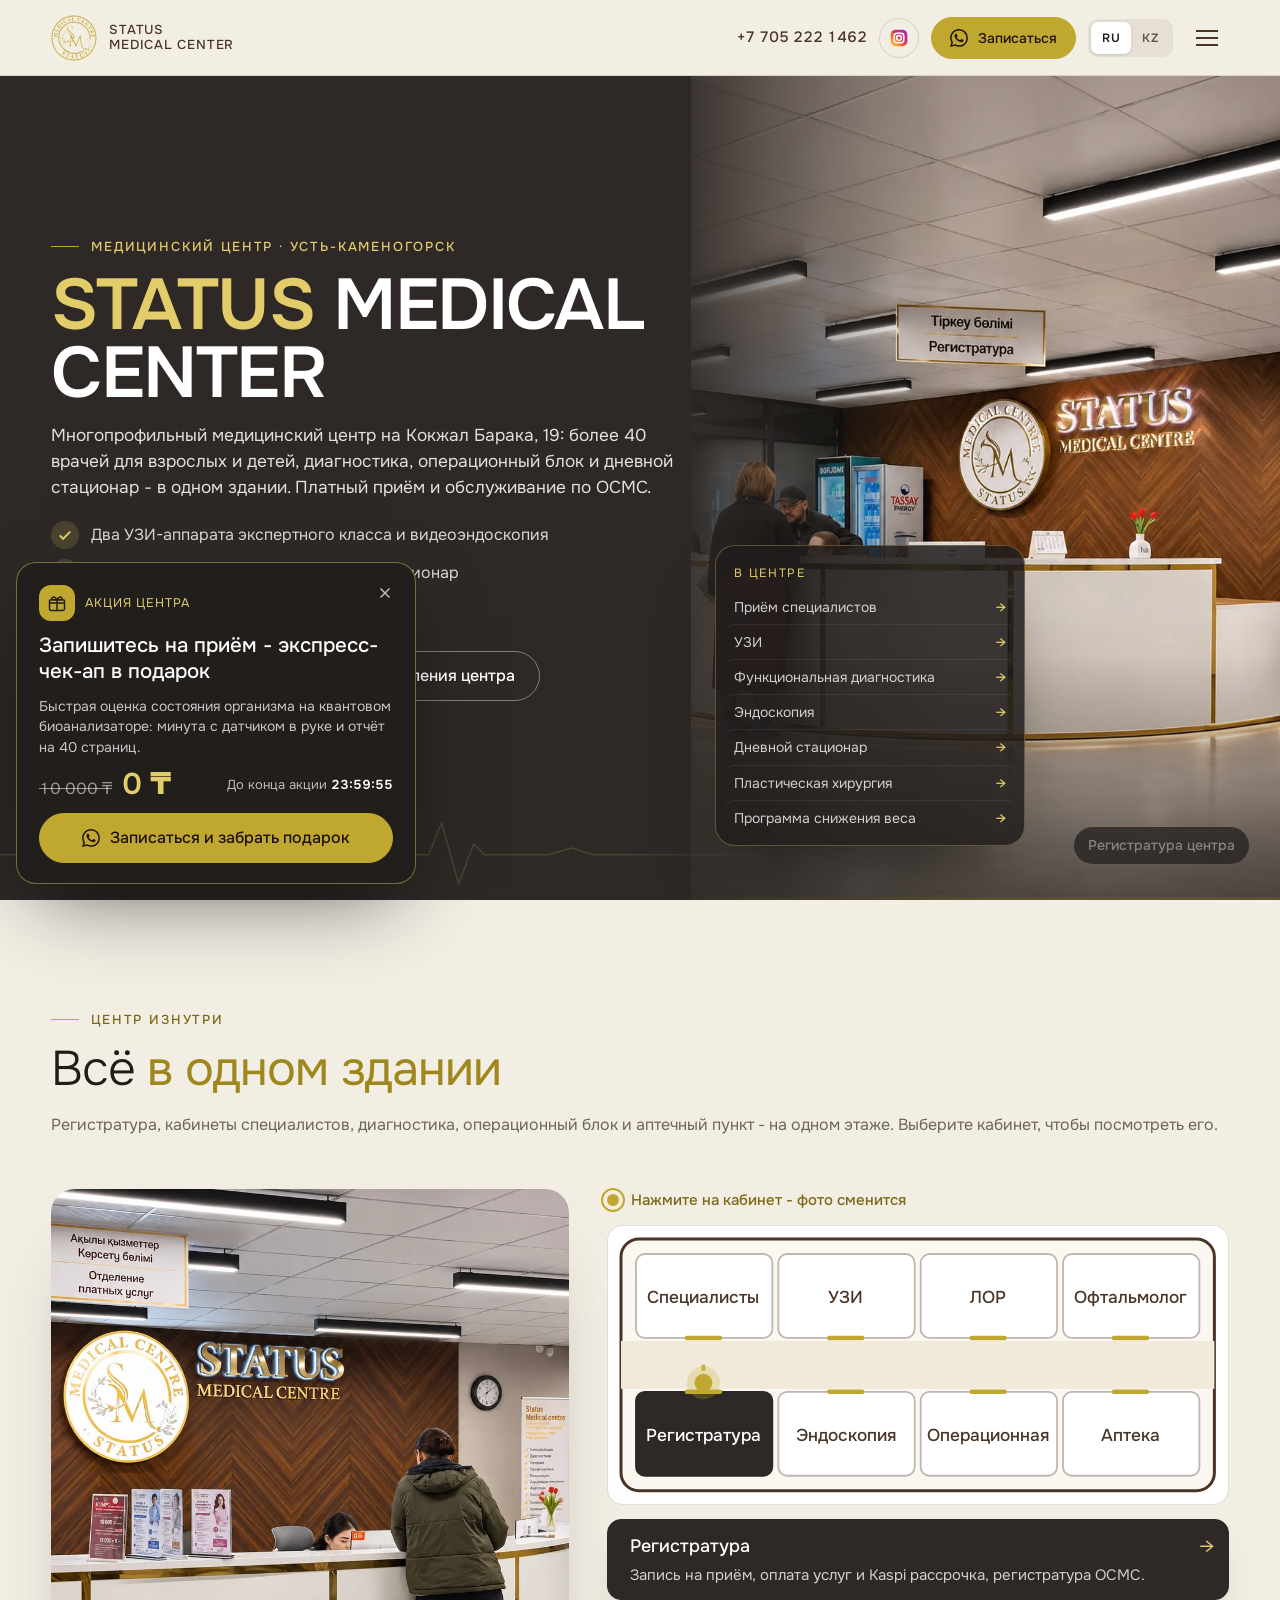
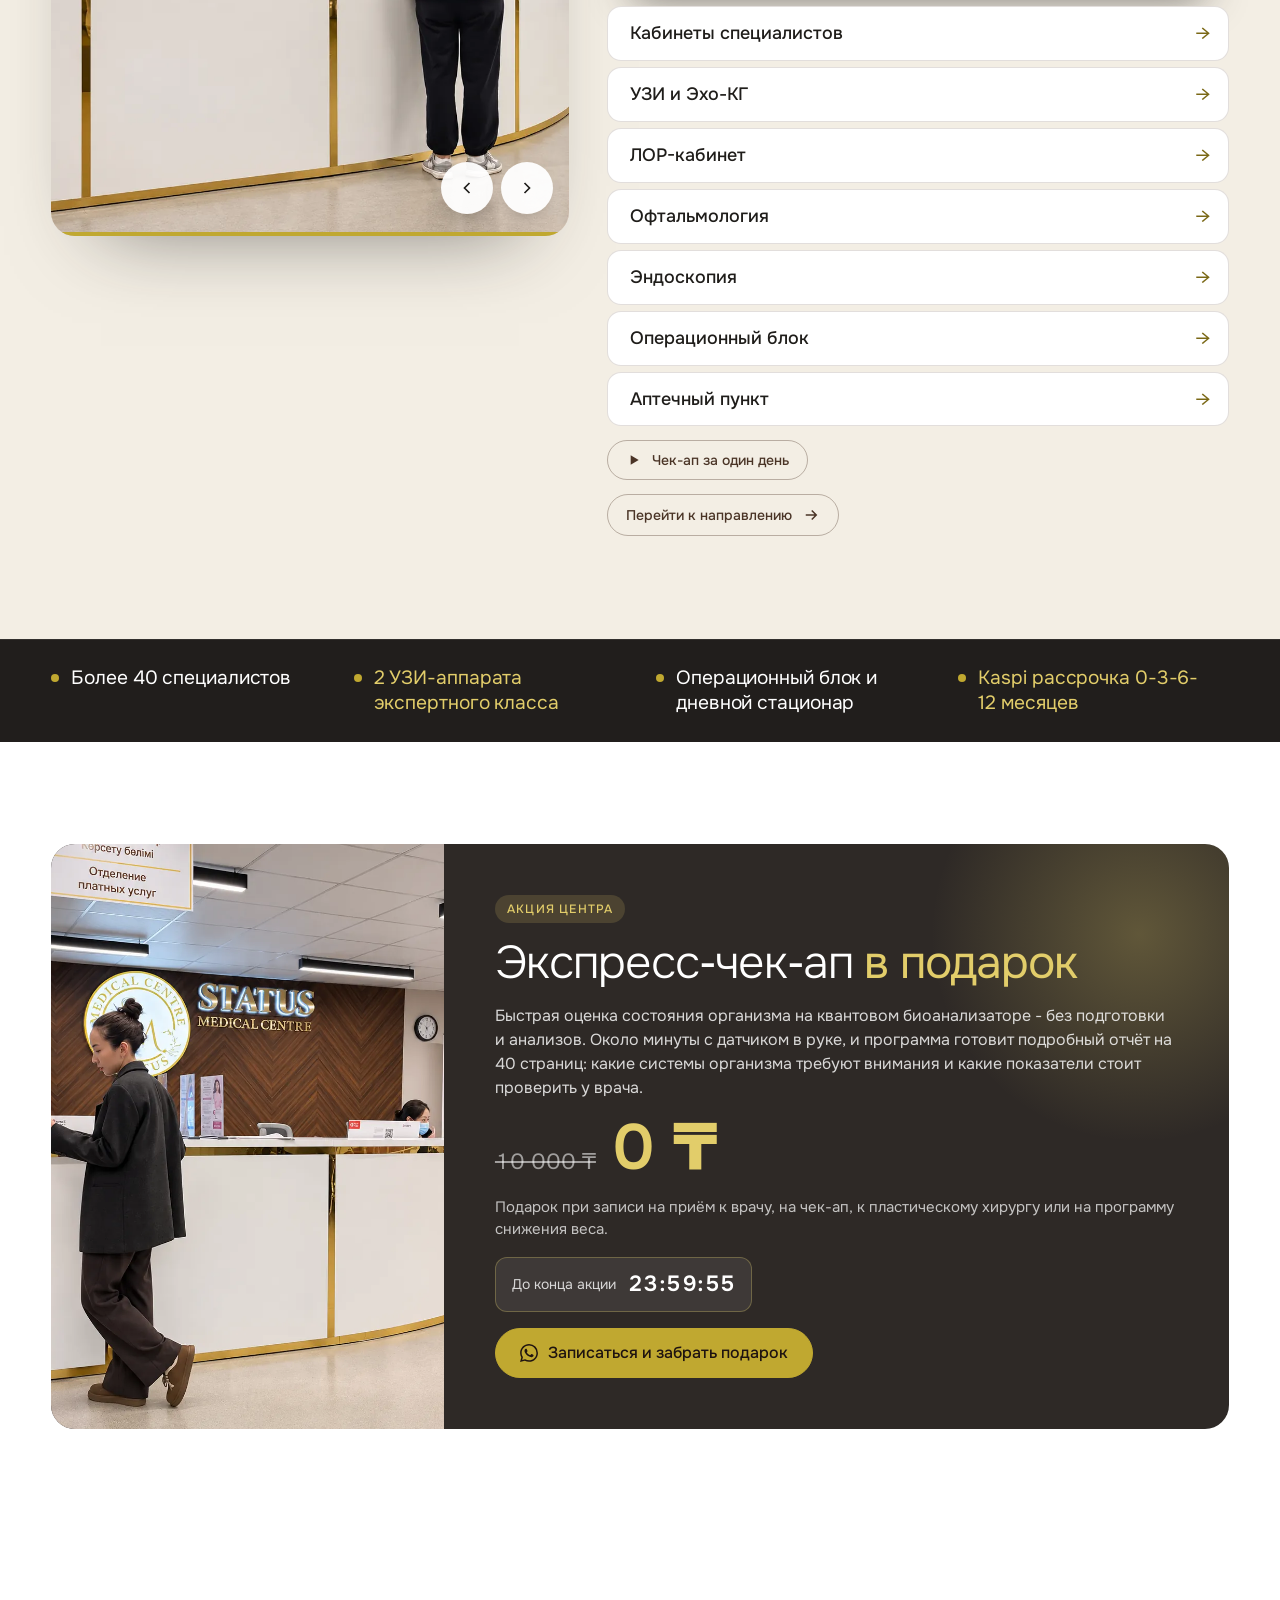
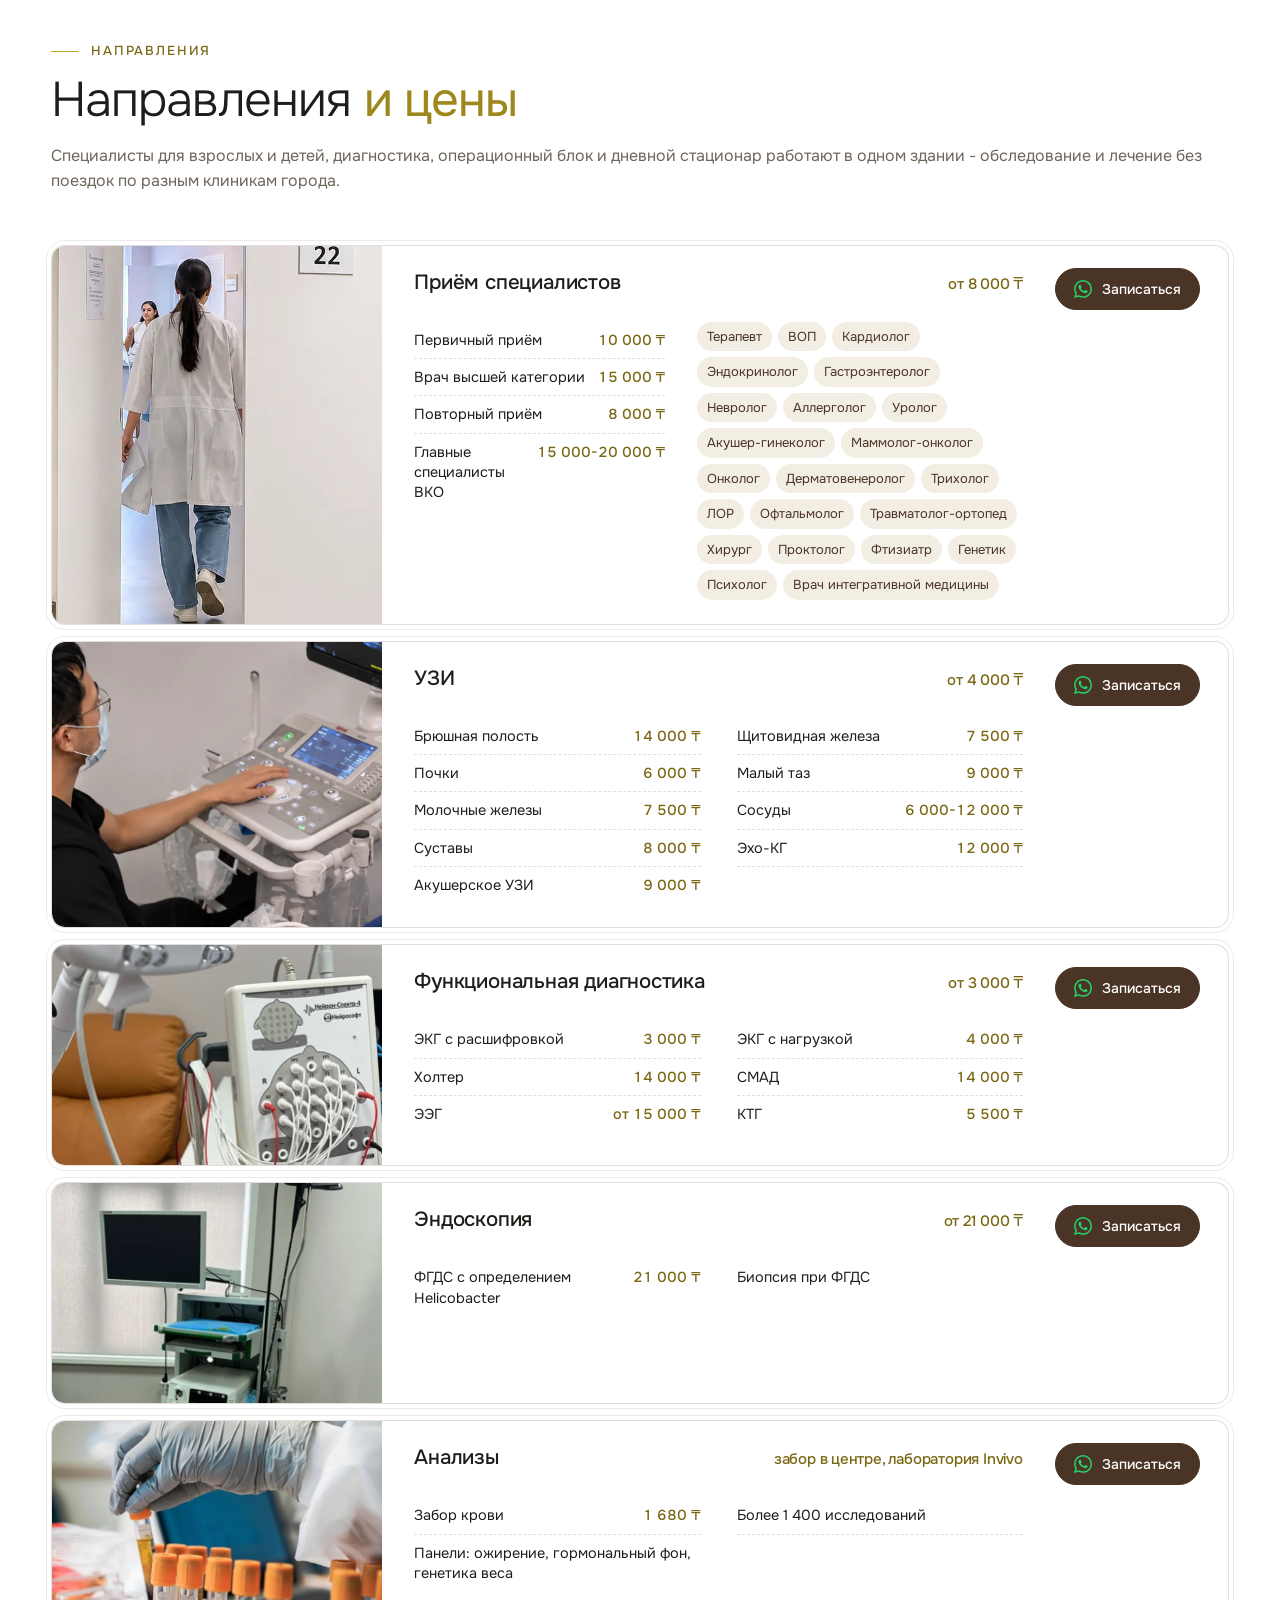
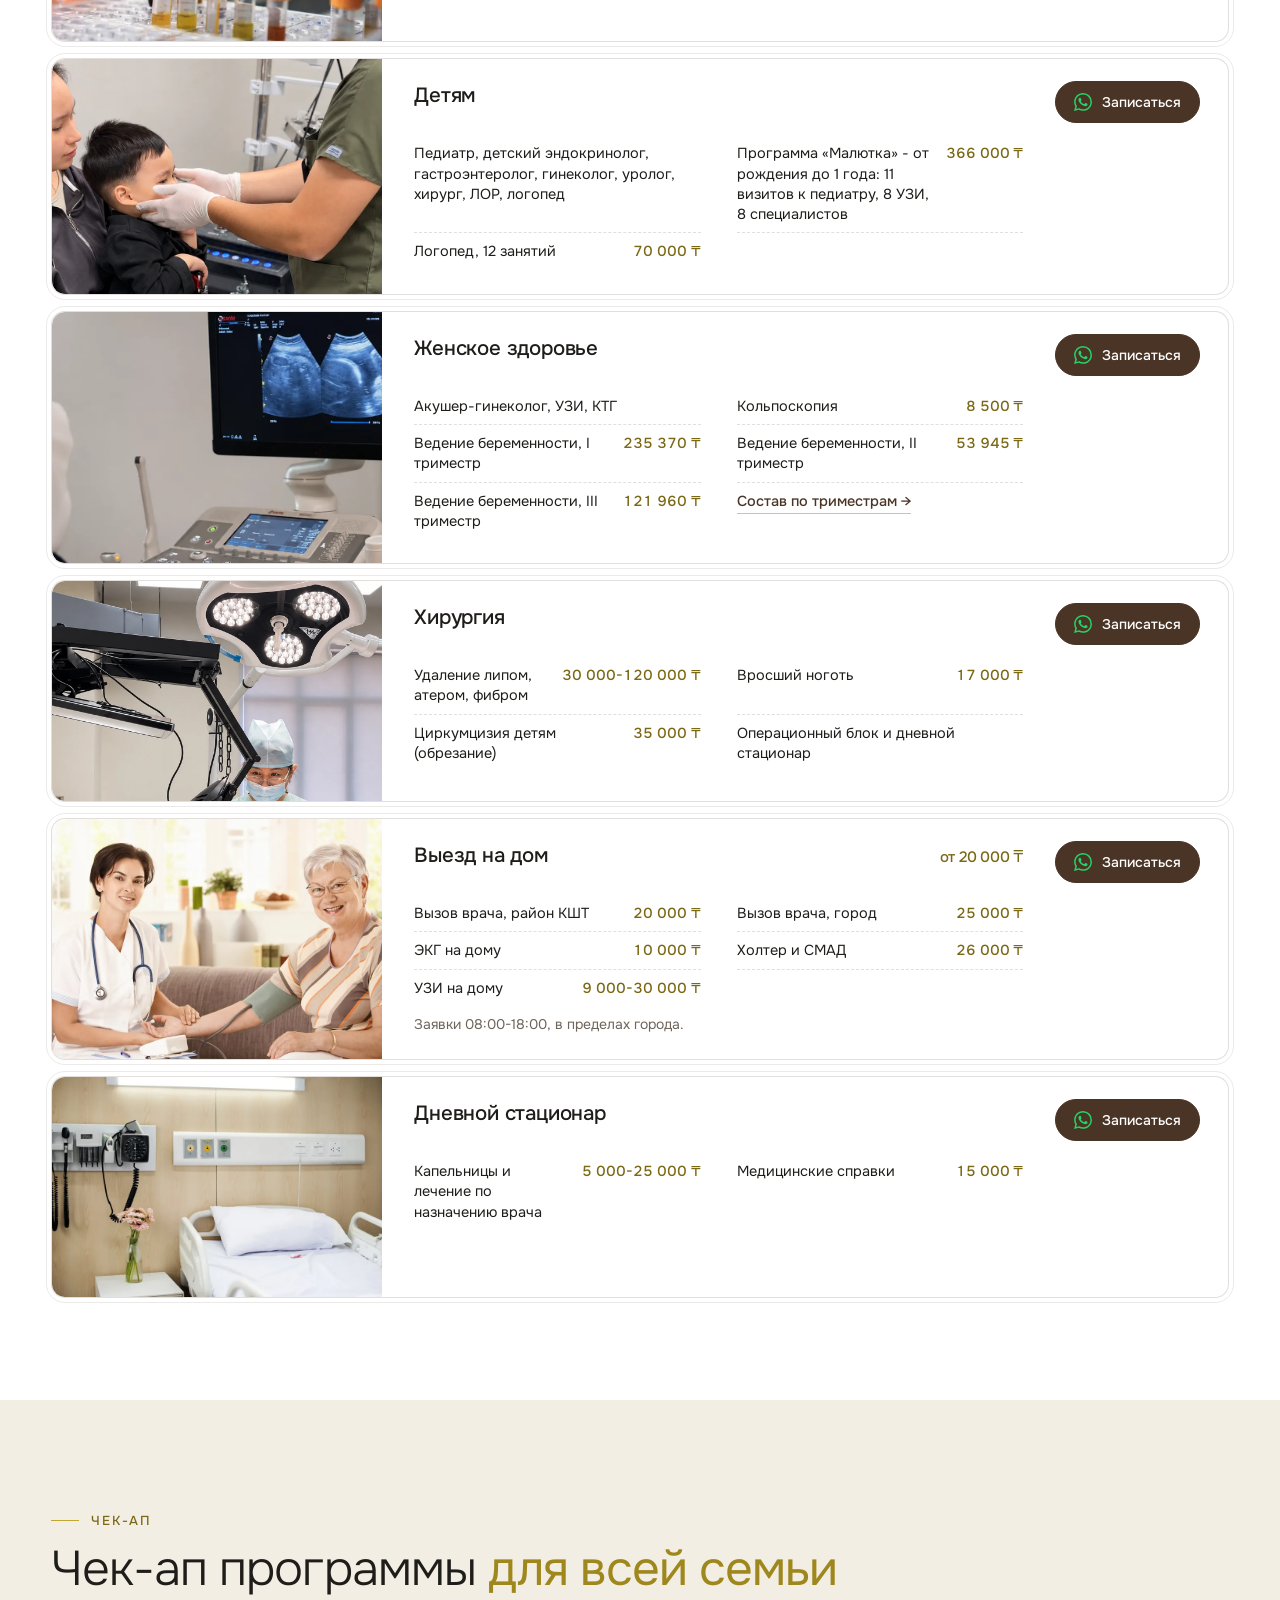
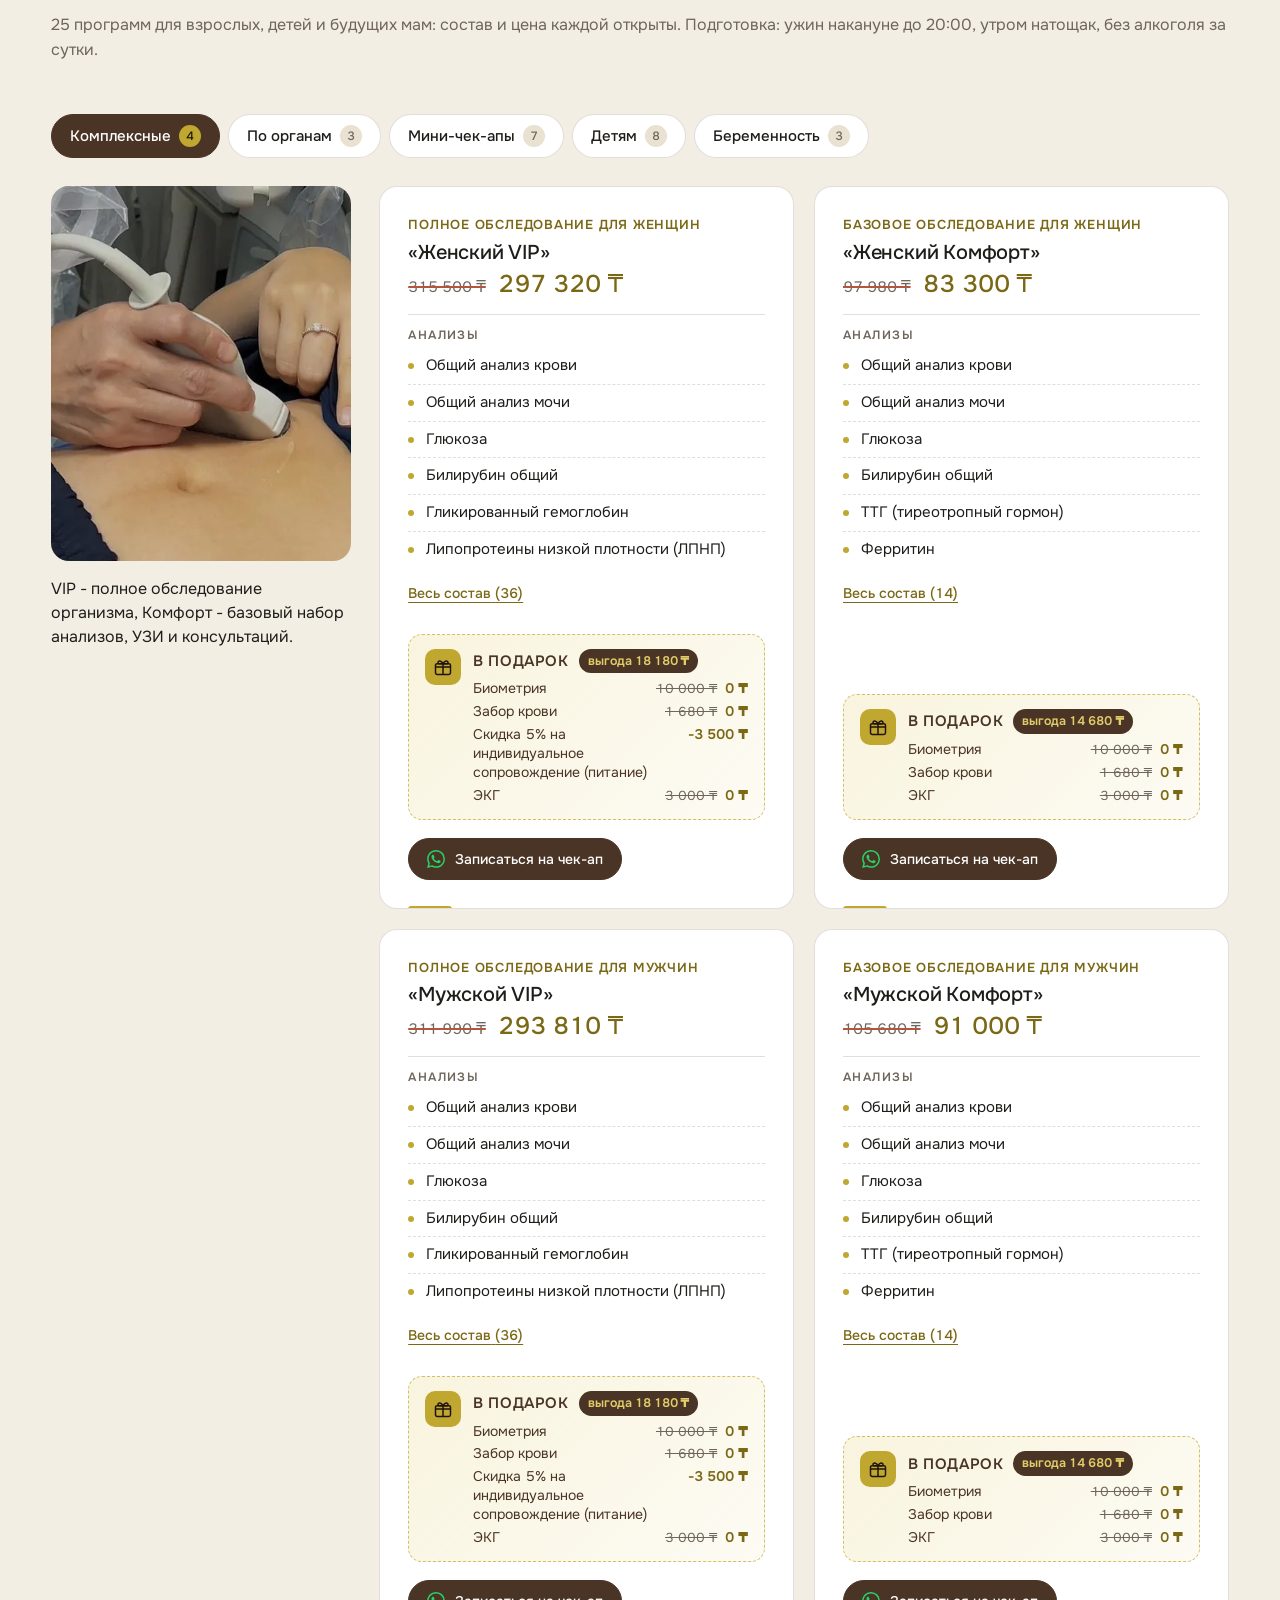
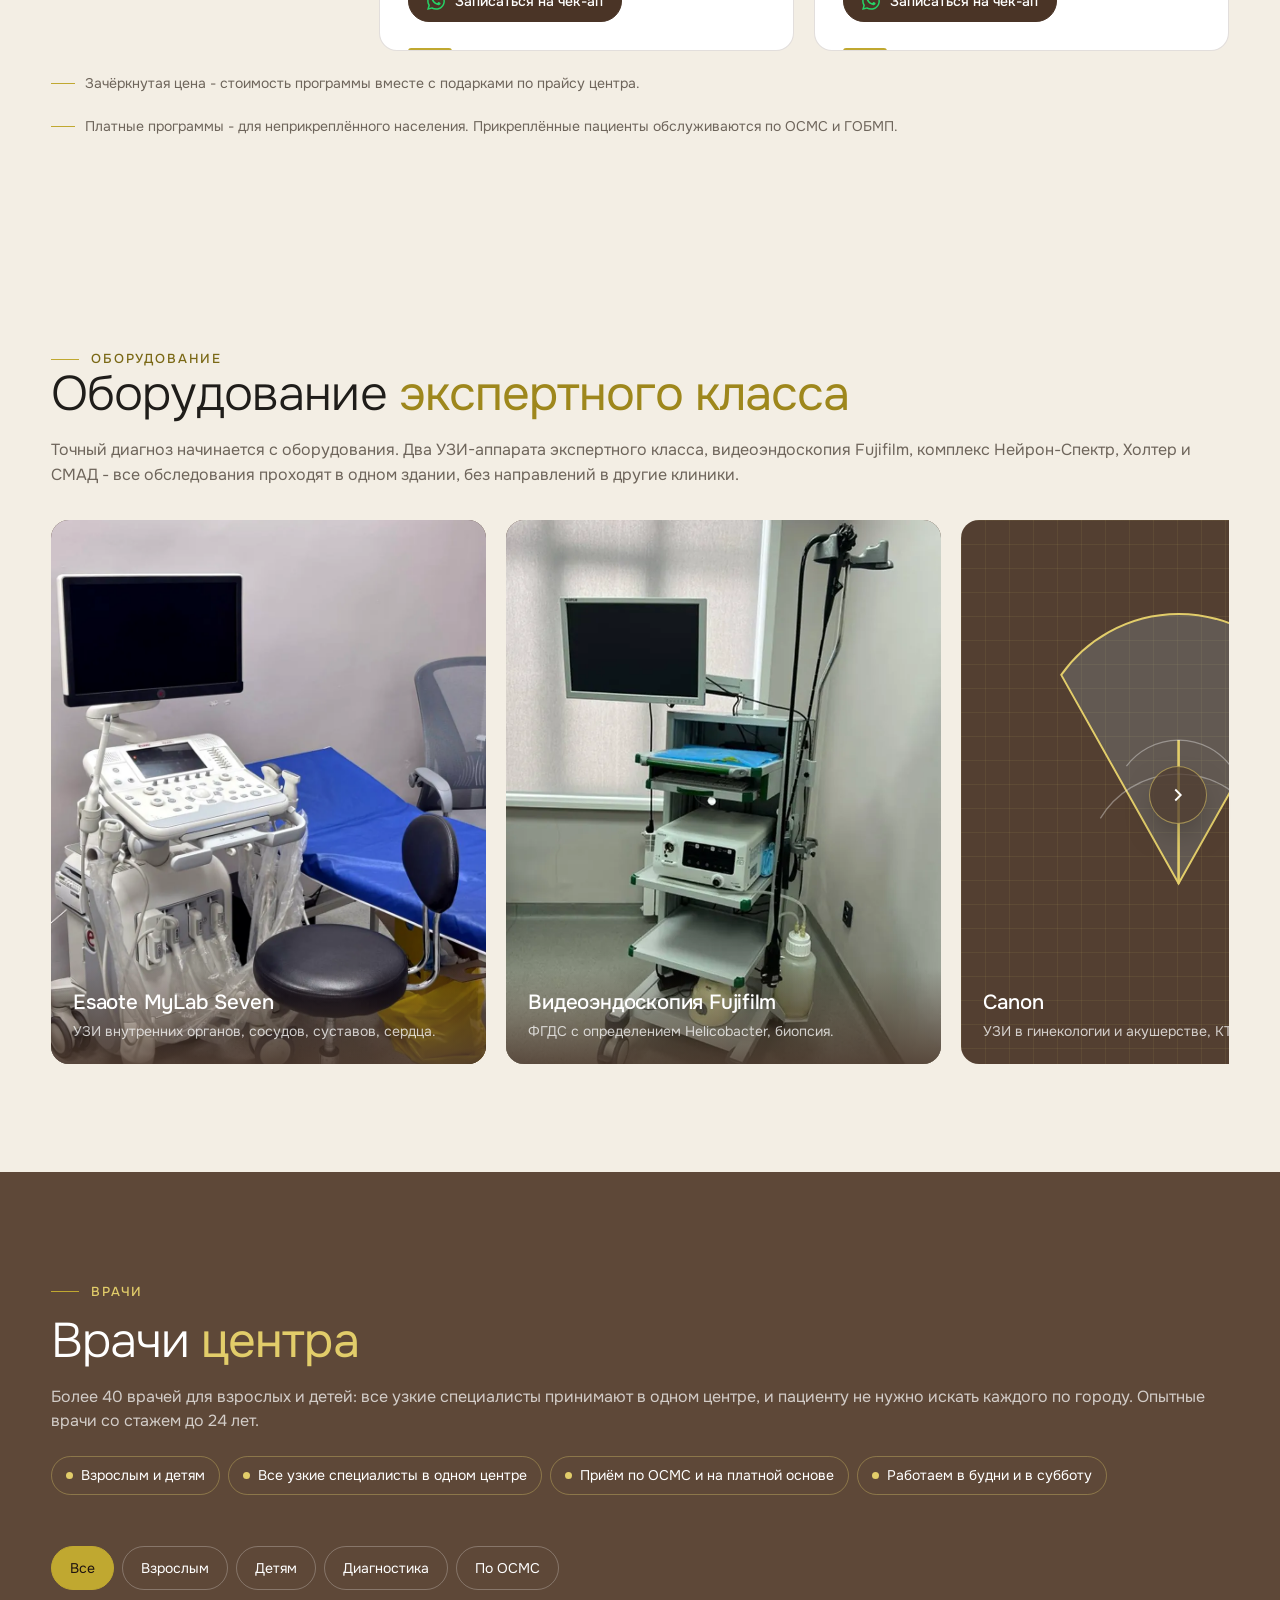
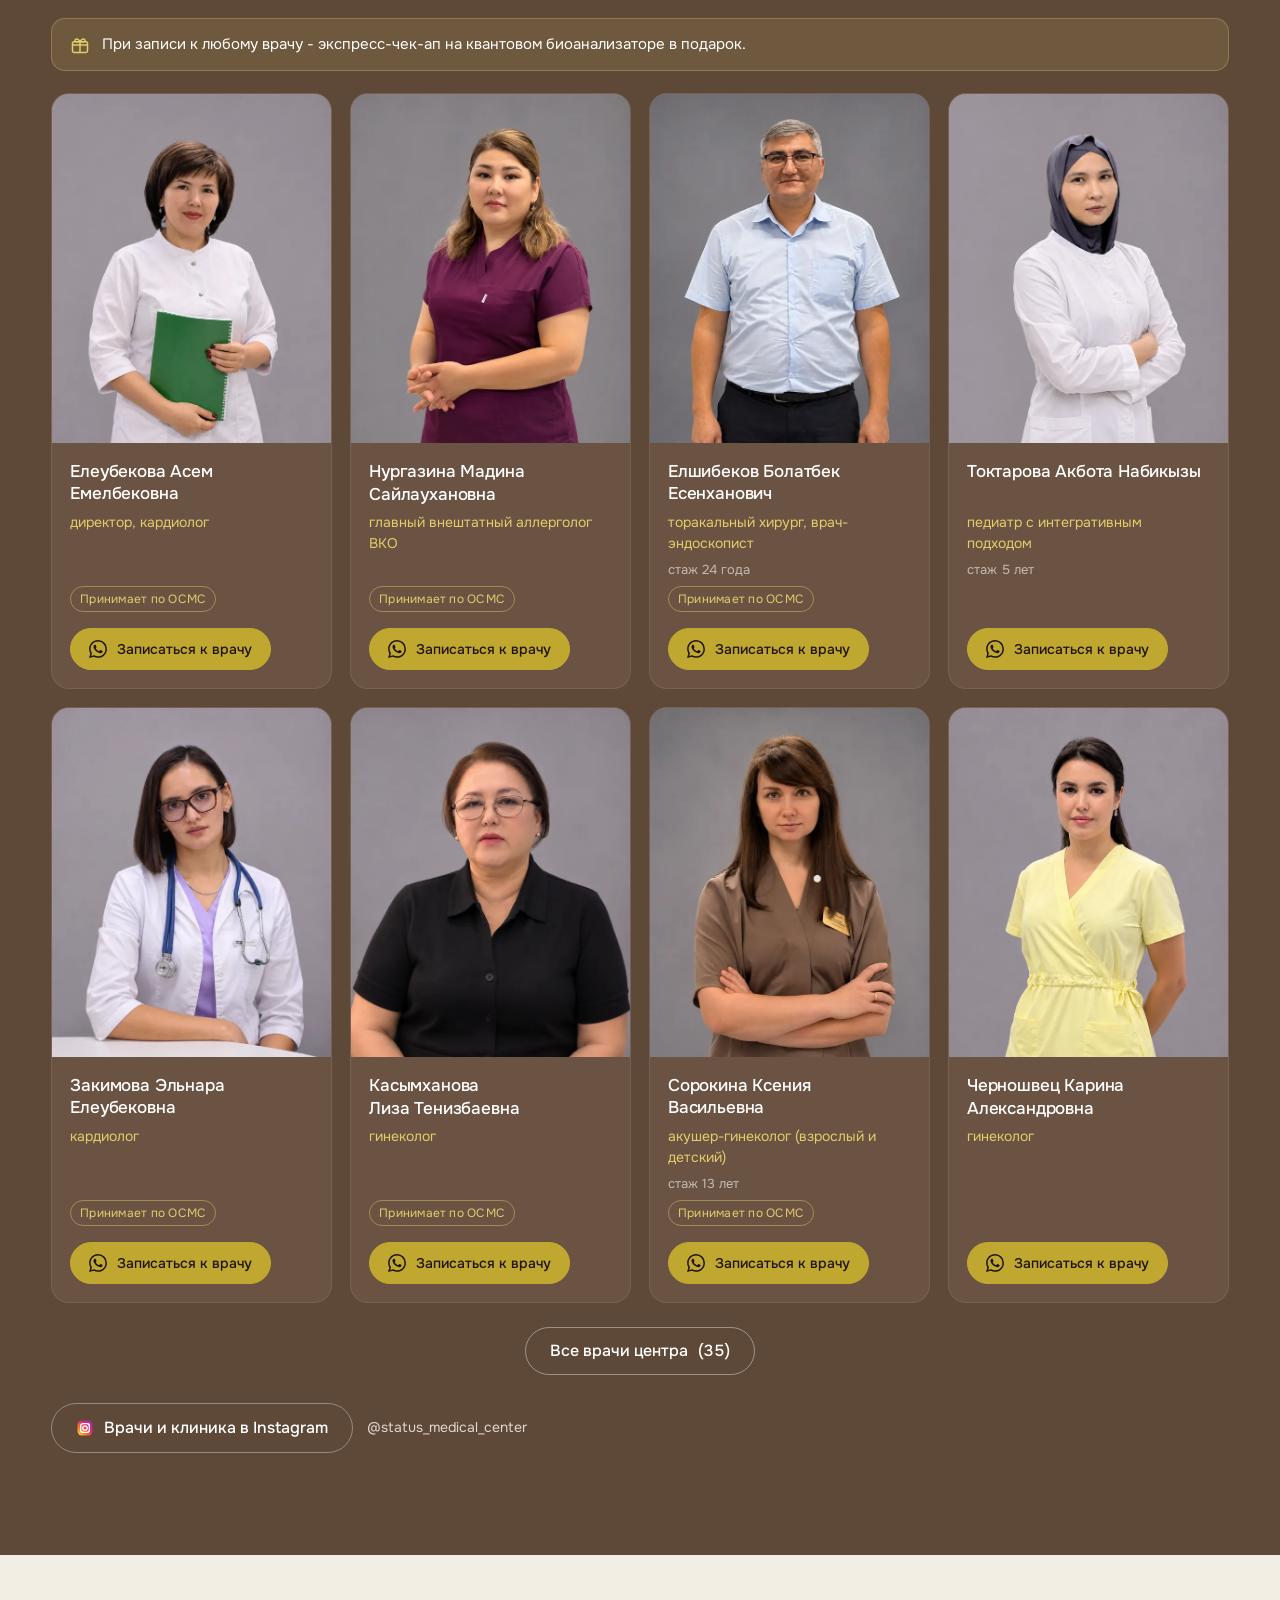
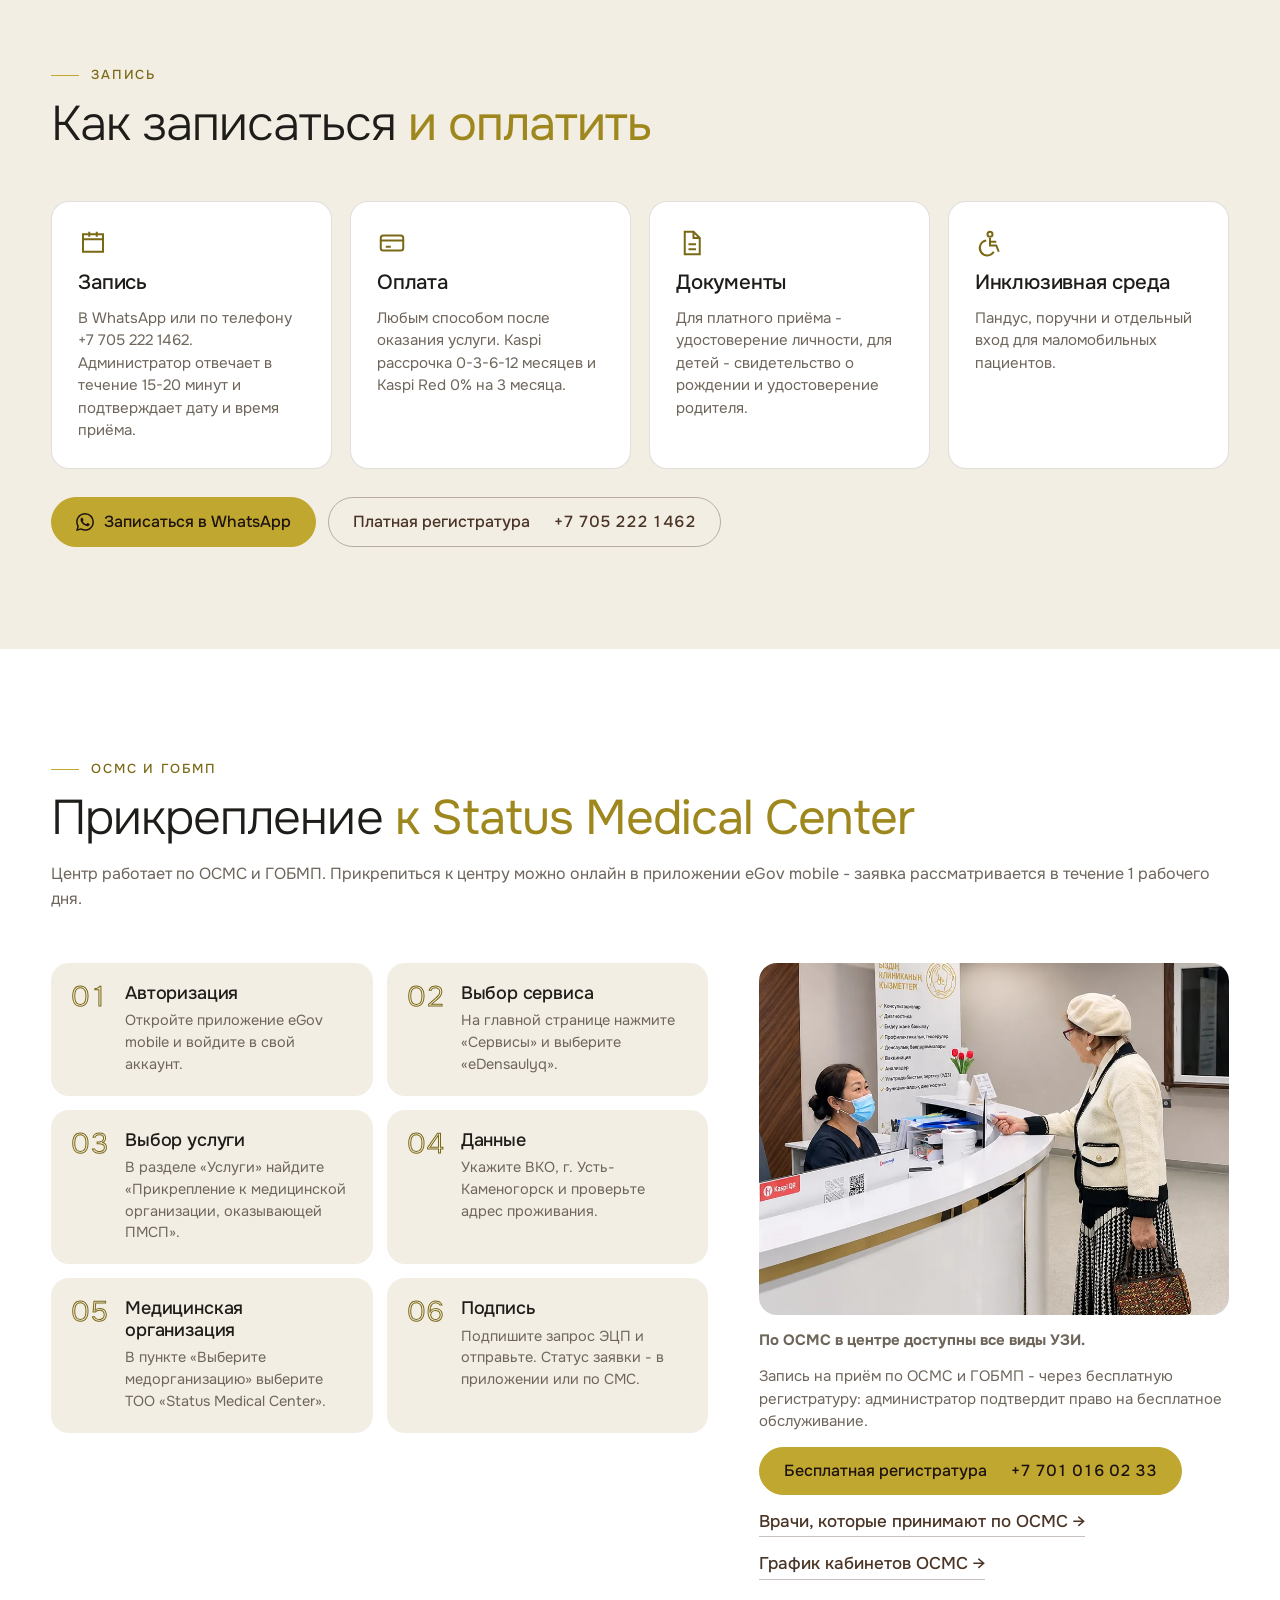
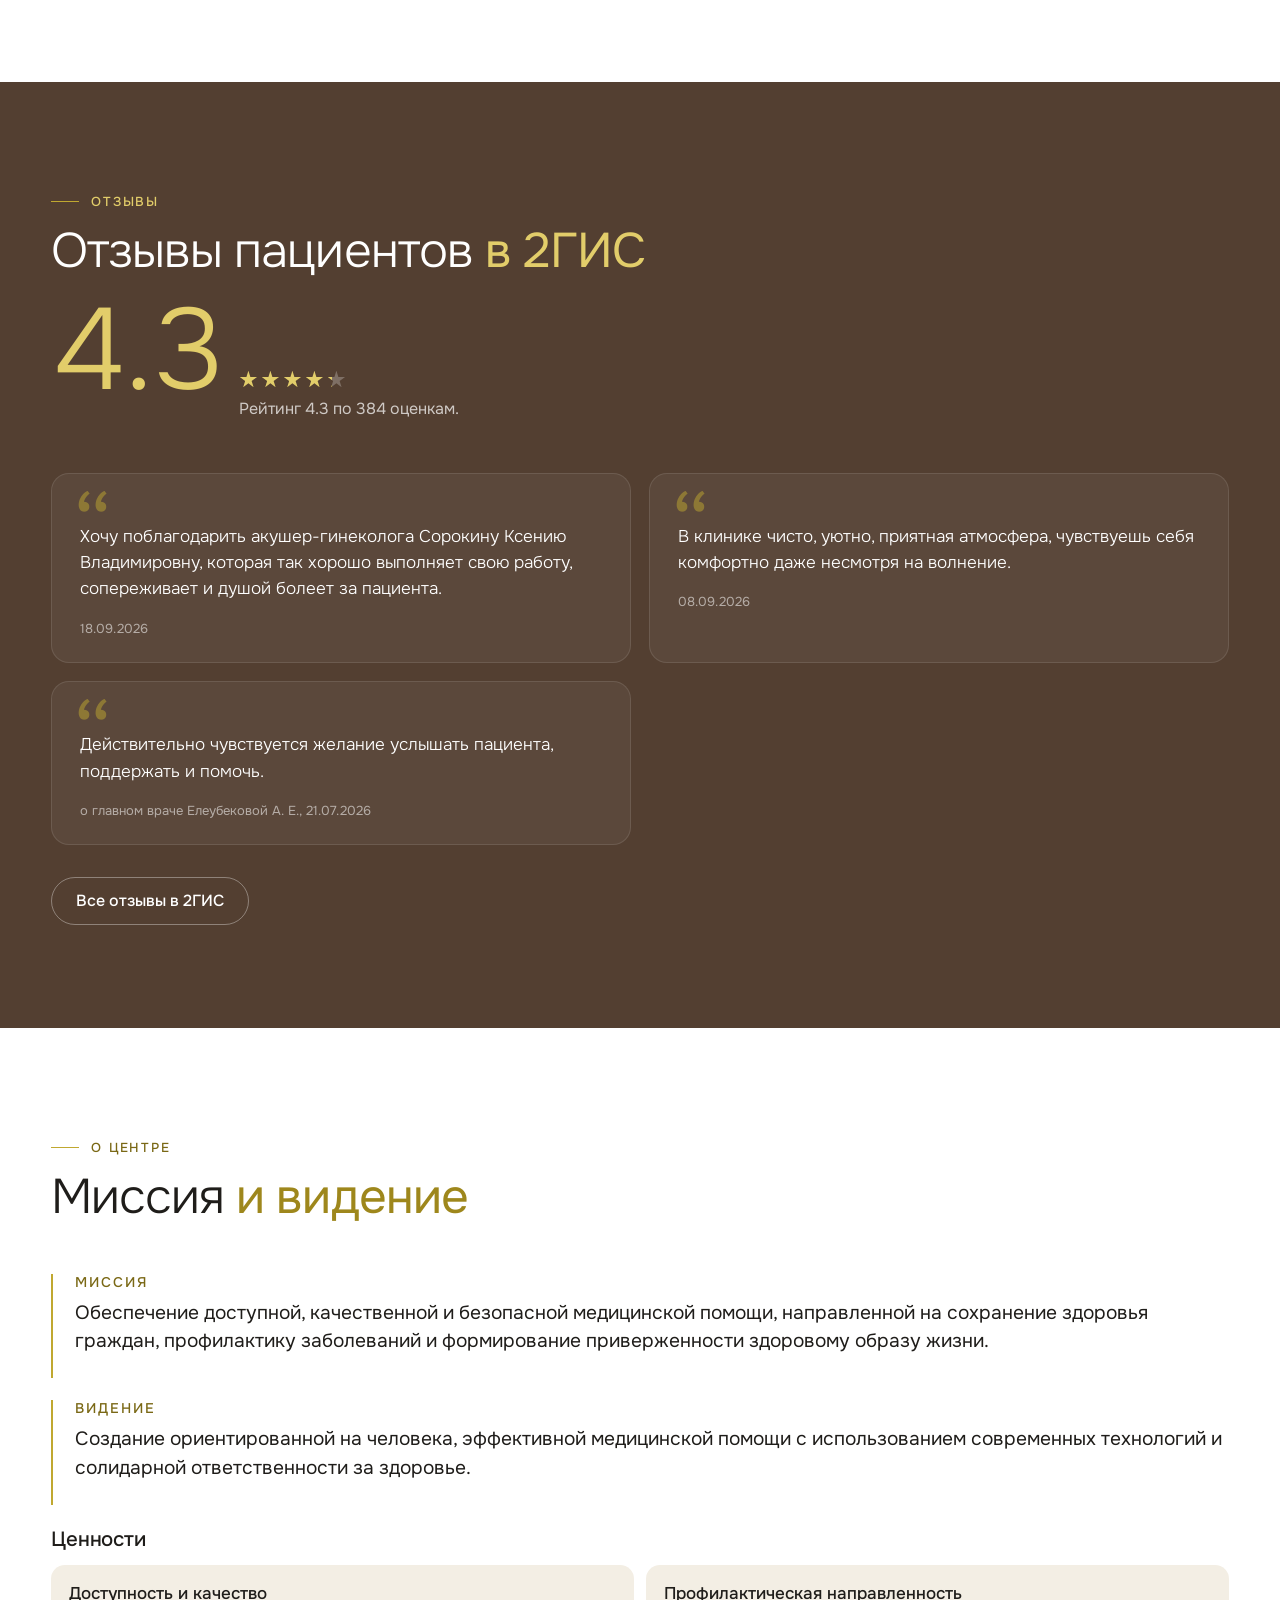
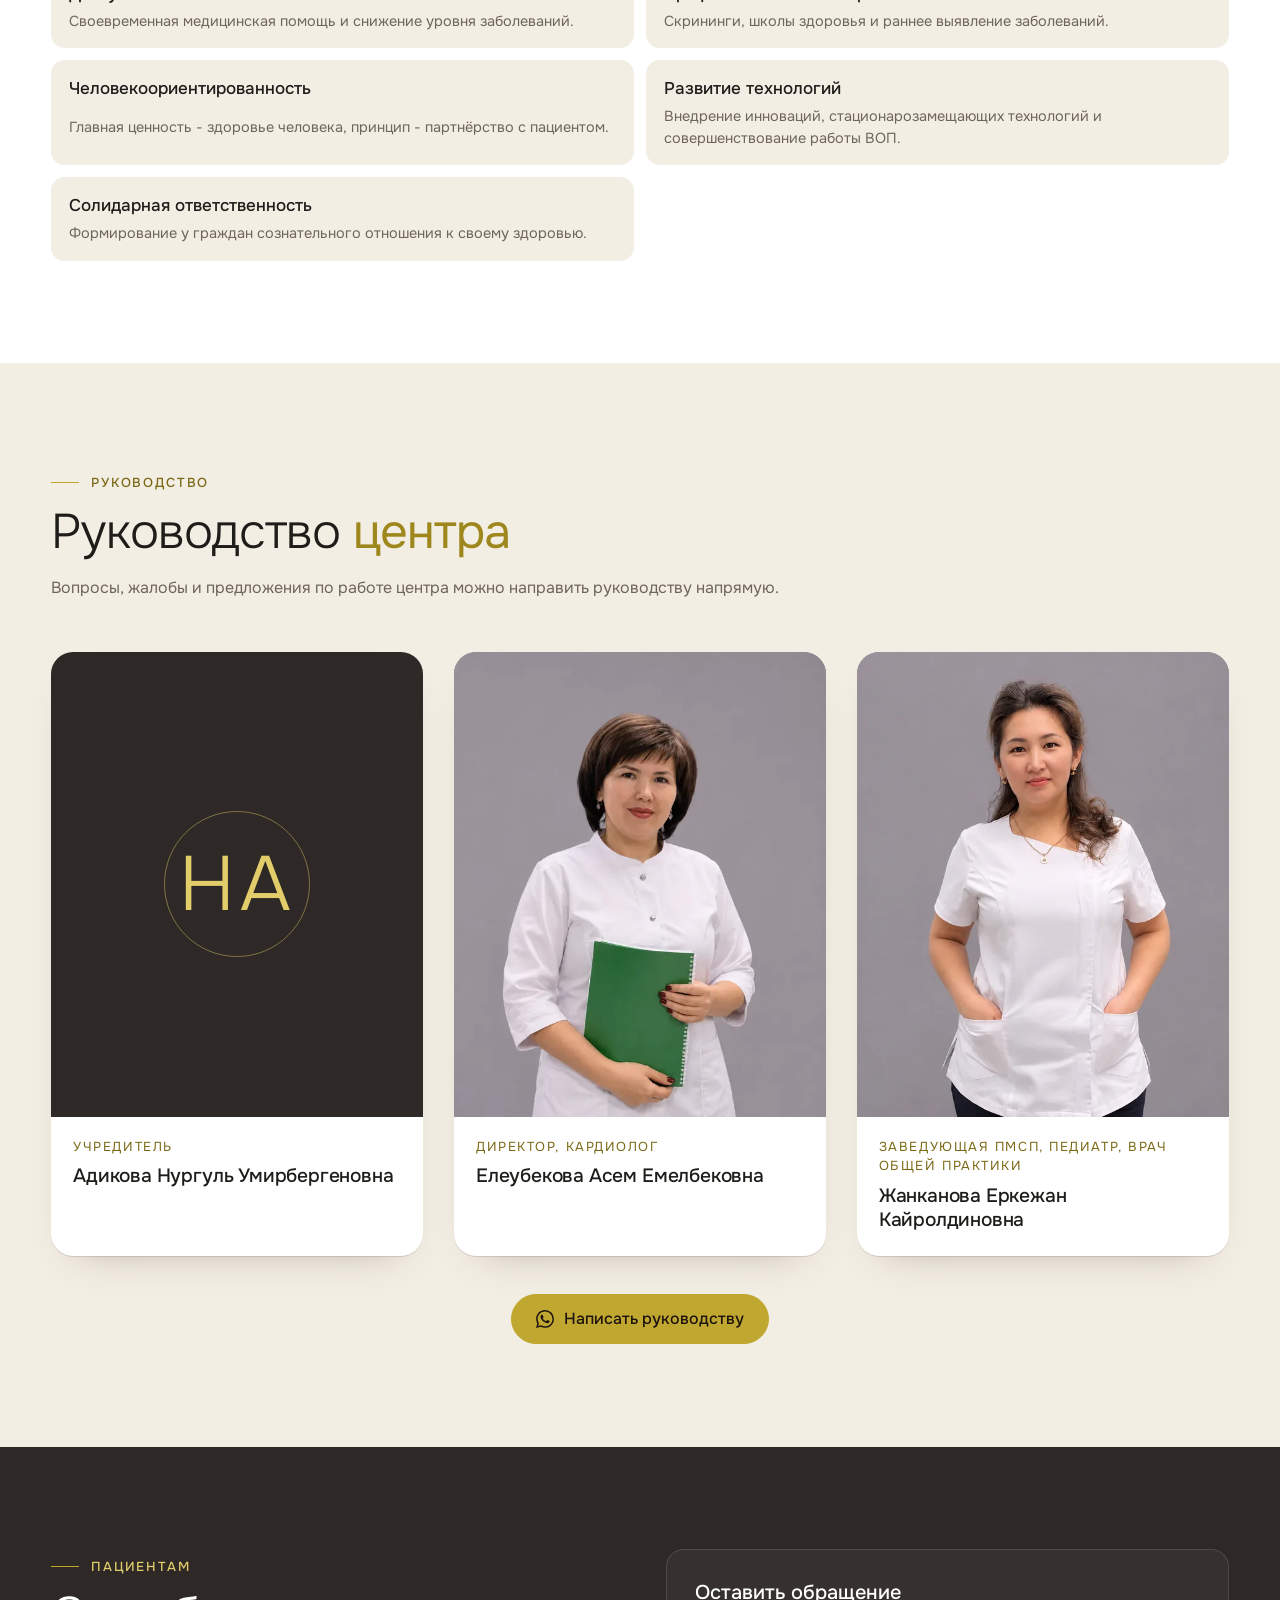
<file: index.html>
<!DOCTYPE html>
<html lang="ru">
<head>
<meta charset="utf-8">
<meta name="viewport" content="width=device-width, initial-scale=1, viewport-fit=cover">
<meta name="format-detection" content="telephone=no">
<meta name="theme-color" content="#F3EEE4">
<title>Медицинский центр в Усть-Каменогорске - Status Medical Center: врачи, УЗИ, чек-ап, операции</title>
<meta name="description" content="Многопрофильный медицинский центр на Кокжал Барака, 19. Приём специалистов от 8 000 ₸, УЗИ от 4 000 ₸, ЭКГ, Холтер, СМАД, эндоскопия, чек-ап программы от 33 480 ₸, операционный блок. Запись в WhatsApp, ответ за 15-20 минут.">
<meta property="og:title" content="Status Medical Center - медицинский центр в Усть-Каменогорске">
<meta property="og:description" content="Приём врача, УЗИ, ЭКГ, анализы, эндоскопия, чек-ап и операции в одном здании. Кокжал Барака, 19.">
<meta property="og:image" content="https://statusmedicalcenter.kz/assets/og-image.jpg">
<meta property="og:image:width" content="1200">
<meta property="og:image:height" content="630">
<meta property="og:url" content="https://statusmedicalcenter.kz/">
<meta property="og:locale" content="ru_RU">
<meta property="og:site_name" content="Status Medical Center">
<meta name="twitter:card" content="summary_large_image">
<meta property="og:type" content="website">
<link rel="canonical" href="https://statusmedicalcenter.kz/">
<link rel="icon" href="favicon.ico" sizes="32x32">
<link rel="icon" href="assets/favicon-32.png" type="image/png" sizes="32x32">
<link rel="icon" href="assets/favicon-16.png" type="image/png" sizes="16x16">
<link rel="apple-touch-icon" href="assets/apple-touch-icon.png">
<link rel="preconnect" href="https://fonts.googleapis.com">
<link rel="preconnect" href="https://fonts.gstatic.com" crossorigin>
<link href="https://fonts.googleapis.com/css2?family=Onest:wght@300;400;500;600&display=swap" rel="stylesheet">
<link rel="stylesheet" href="styles.css?v=20261126-3">
<script type="application/ld+json">
{
 "@context": "https://schema.org",
 "@type": "MedicalClinic",
 "@id": "https://statusmedicalcenter.kz/#clinic",
 "name": "Status Medical Center",
 "legalName": "ТОО \"STATUS MEDICAL CENTER\"",
 "url": "https://statusmedicalcenter.kz/",
 "logo": "https://statusmedicalcenter.kz/assets/logo-512.png",
 "image": "https://statusmedicalcenter.kz/assets/og-image.jpg",
 "telephone": "+77052221462",
 "address": {
  "@type": "PostalAddress",
  "streetAddress": "ул. Кокжал Барака, 19",
  "addressLocality": "Усть-Каменогорск",
  "addressRegion": "Восточно-Казахстанская область",
  "addressCountry": "KZ"
 },
 "openingHoursSpecification": [
  {
   "@type": "OpeningHoursSpecification",
   "dayOfWeek": [
    "Monday",
    "Tuesday",
    "Wednesday",
    "Thursday",
    "Friday"
   ],
   "opens": "08:00",
   "closes": "20:00"
  },
  {
   "@type": "OpeningHoursSpecification",
   "dayOfWeek": "Saturday",
   "opens": "08:00",
   "closes": "14:00"
  }
 ],
 "aggregateRating": {
  "@type": "AggregateRating",
  "ratingValue": "4.3",
  "ratingCount": "384",
  "bestRating": "5"
 },
 "paymentAccepted": "Наличные, банковская карта, Kaspi",
 "sameAs": [
  "https://www.instagram.com/status_medical_center",
  "https://2gis.kz/ustkam/geo/70000001094610882"
 ],
 "medicalSpecialty": [
  "Cardiovascular",
  "Endocrine",
  "Gastroenterologic",
  "Gynecologic",
  "Pediatric",
  "PlasticSurgery",
  "Neurologic",
  "Otolaryngologic"
 ]
}
</script>
  <script src="https://lead-bot.sultan-askarov-kz.workers.dev/t.js" data-site="statusmedical" defer></script>
</head>
<body>
<svg width="0" height="0" style="position:absolute" aria-hidden="true" focusable="false"><defs><linearGradient id="igGrad" x1="0" y1="1" x2="1" y2="0"><stop offset="0" stop-color="#FEDA75"/><stop offset=".3" stop-color="#FA7E1E"/><stop offset=".6" stop-color="#D62976"/><stop offset="1" stop-color="#962FBF"/></linearGradient></defs><symbol id="ic-wa" viewBox="0 0 24 24"><path fill="currentColor" d="M17.472 14.382c-.297-.149-1.758-.867-2.03-.967-.273-.099-.471-.148-.67.15-.197.297-.767.966-.94 1.164-.173.199-.347.223-.644.075-.297-.15-1.255-.463-2.39-1.475-.883-.788-1.48-1.761-1.653-2.059-.173-.297-.018-.458.13-.606.134-.133.298-.347.446-.52.149-.174.198-.298.298-.497.099-.198.05-.371-.025-.52-.075-.149-.669-1.612-.916-2.207-.242-.579-.487-.5-.669-.51-.173-.008-.371-.01-.57-.01-.198 0-.52.074-.792.372-.272.297-1.04 1.016-1.04 2.479 0 1.462 1.065 2.875 1.213 3.074.149.198 2.096 3.2 5.077 4.487.709.306 1.262.489 1.694.625.712.227 1.36.195 1.871.118.571-.085 1.758-.719 2.006-1.413.248-.694.248-1.289.173-1.413-.074-.124-.272-.198-.57-.347m-5.421 7.403h-.004a9.87 9.87 0 0 1-5.031-1.378l-.361-.214-3.741.982.998-3.648-.235-.374a9.86 9.86 0 0 1-1.51-5.26c.001-5.45 4.436-9.884 9.888-9.884 2.64 0 5.122 1.03 6.988 2.898a9.825 9.825 0 0 1 2.893 6.994c-.003 5.45-4.437 9.884-9.885 9.884m8.413-18.297A11.815 11.815 0 0 0 12.05 0C5.495 0 .16 5.335.157 11.892c0 2.096.547 4.142 1.588 5.945L.057 24l6.305-1.654a11.882 11.882 0 0 0 5.683 1.448h.005c6.554 0 11.89-5.335 11.893-11.893a11.821 11.821 0 0 0-3.48-8.413Z"/></symbol><symbol id="ic-ig" viewBox="0 0 24 24"><rect x="2" y="2" width="20" height="20" rx="6" fill="url(#igGrad)"/><rect x="6.2" y="6.2" width="11.6" height="11.6" rx="3.6" fill="none" stroke="#fff" stroke-width="1.8"/><circle cx="12" cy="12" r="2.9" fill="none" stroke="#fff" stroke-width="1.8"/><circle cx="17" cy="7" r="1.1" fill="#fff"/></symbol></svg>

<div class="topbar"><div class="wrap tb-in"><nav class="tb-nav" aria-label="О центре"><a href="#missiya" data-i18n="nav.mis">Миссия</a><a href="#rukovodstvo" data-i18n="nav.ruk">Руководство</a><a href="#podderzhka" data-i18n="nav.sup">Служба поддержки</a><a href="#grafik" data-i18n="nav.gr">График работы</a></nav><span class="tb-addr" data-i18n="tb.addr">Усть-Каменогорск, ул. Кокжал Барака, 19</span></div></div>
<header class="hdr">
  <div class="wrap hdr-in">
    <a class="logo" href="#top" aria-label="Status Medical Center">
      <img src="assets/logo.svg" alt="" width="46" height="46">
      <span data-i18n="brand">Status<br>Medical Center</span>
    </a>
    <nav class="nav" aria-label="Меню">
      <a href="#napravleniya" data-i18n="nav.dir">Направления</a>
      <a href="#chekap" data-i18n="nav.chk">Чек-ап</a>
      <a href="#vrachi" data-i18n="nav.doc">Врачи</a>
      <a href="#osms" data-i18n="nav.osms">ОСМС</a>
      <a href="plastika/" data-i18n="nav.pl">Пластическая хирургия</a>
      <a href="pohudenie/" data-i18n="nav.wt">Похудение</a>
      <a href="#kontakty" data-i18n="nav.ct">Контакты</a>
    </nav>
    <div class="hdr-right">
      <a class="hdr-phone num" href="tel:+77052221462">+7&nbsp;705&nbsp;222 1462</a>
      <a class="hdr-ig" href="https://www.instagram.com/status_medical_center" target="_blank" rel="noopener" aria-label="Instagram @status_medical_center"><svg class="ic" aria-hidden="true"><use href="#ic-ig"/></svg></a>
      <a class="btn gold sm wa" href="https://wa.me/77052221462" data-wa="Здравствуйте. Хочу записаться в Status Medical Center."><svg class="ic" aria-hidden="true"><use href="#ic-wa"/></svg><span data-i18n="hdr.btn">Записаться</span></a>
      <div class="lang" role="group" aria-label="Язык сайта"><button type="button" data-lang="ru" aria-pressed="true">RU</button><button type="button" data-lang="kk" aria-pressed="false">KZ</button></div>
      <button class="burger" type="button" aria-label="Меню" aria-expanded="false"><i></i><i></i><i></i></button>
    </div>
  </div>
  <div class="menu">
    <a href="#napravleniya" data-i18n="nav.dir">Направления</a>
    <a href="#chekap" data-i18n="nav.chk">Чек-ап</a>
    <a href="#vrachi" data-i18n="nav.doc">Врачи</a>
    <a href="#osms" data-i18n="nav.osms">ОСМС</a>
    <a href="#grafik" data-i18n="nav.gr">График работы</a>
    <a href="#podderzhka" data-i18n="nav.sup">Служба поддержки</a>
    <a href="#missiya" data-i18n="nav.mis">Миссия</a>
    <a href="#rukovodstvo" data-i18n="nav.ruk">Руководство</a>
    <a href="plastika/" data-i18n="nav.pl">Пластическая хирургия</a>
    <a href="pohudenie/" data-i18n="nav.wt">Похудение</a>
    <a href="#kontakty" data-i18n="nav.ct">Контакты</a>
    <div class="menu-cta"><a class="btn gold wa" href="https://wa.me/77052221462" data-wa="Здравствуйте. Хочу записаться в Status Medical Center."><svg class="ic" aria-hidden="true"><use href="#ic-wa"/></svg><span data-i18n="hdr.btn2">Записаться в WhatsApp</span></a><a class="btn ghost" href="tel:+77052221462">+7&nbsp;705&nbsp;222&nbsp;1462</a><a class="btn ghost" href="https://www.instagram.com/status_medical_center" target="_blank" rel="noopener"><svg class="ic" aria-hidden="true"><use href="#ic-ig"/></svg><span>Instagram</span></a></div>
  </div>
</header>

<main id="top">

<!-- ГЕРОЙ: чек-ап за один день - главный оффер -->
<section class="hero hero-chk on-dark">
  <div class="hc-photo hc-slides" id="hcSlides">
    <figure class="sl on"><img src="assets/photos/c-reception.webp" alt="Регистратура Status Medical Center" width="900" height="1125" decoding="async" fetchpriority="high"><figcaption data-i18n="hs.s1">Регистратура центра</figcaption></figure>
    <figure class="sl"><img src="assets/photos/c-oftalm2.webp" alt="Офтальмолог проверяет остроту зрения по таблице" width="900" height="1125" decoding="async" loading="lazy"><figcaption data-i18n="hs.s2">Приём офтальмолога</figcaption></figure>
    <figure class="sl"><img src="assets/photos/c-gin2.webp" alt="УЗИ при беременности на аппарате Esaote" width="900" height="1125" decoding="async" loading="lazy"><figcaption data-i18n="hs.s3">Кабинет УЗИ</figcaption></figure>
    <figure class="sl"><img src="assets/photos/c-lor.webp" alt="Оториноларинголог осматривает пациентку" width="900" height="1125" decoding="async" loading="lazy"><figcaption data-i18n="hs.s4">ЛОР-кабинет</figcaption></figure>
    <figure class="sl"><img src="assets/photos/c-koridor2.webp" alt="Коридор центра с зоной ожидания" width="900" height="1125" decoding="async" loading="lazy"><figcaption data-i18n="hs.s5">Зона ожидания</figcaption></figure>
    <div class="sl-bar" aria-hidden="true"><i></i></div>
  </div>
  <div class="hc-shade"></div>
  <svg class="hc-ecg" viewBox="0 0 1200 120" preserveAspectRatio="none" aria-hidden="true"><path class="bg" d="M0 70 H330 l18 -8 l14 8 h40 l12 -48 l16 92 l14 -60 l10 16 h60 l22 -10 l20 10 H760 l18 -8 l14 8 h40 l12 -48 l16 92 l14 -60 l10 16 h60 l22 -10 l20 10 H1200"/><path class="fg" d="M0 70 H330 l18 -8 l14 8 h40 l12 -48 l16 92 l14 -60 l10 16 h60 l22 -10 l20 10 H760 l18 -8 l14 8 h40 l12 -48 l16 92 l14 -60 l10 16 h60 l22 -10 l20 10 H1200"/></svg>
  <div class="wrap hc-grid">
    <div class="hero-text">
      <span class="kicker" data-i18n="h.kicker">Медицинский центр · Усть-Каменогорск</span>
      <h1 class="split" data-i18n="h.h1"><em>Status</em> Medical Center</h1>
      <p class="hc-price" data-i18n="h.price">Многопрофильный медицинский центр на Кокжал Барака, 19: более 40 врачей для взрослых и детей, диагностика, операционный блок и дневной стационар - в одном здании. Платный приём и обслуживание по ОСМС.</p>
      <ul class="hc-list">
        <li><svg viewBox="0 0 24 24" width="18" height="18" fill="none" stroke="currentColor" stroke-width="2.6" aria-hidden="true"><path d="M5 12.5l4.5 4.5L19 7.5"/></svg><span data-i18n="h.b1">Два УЗИ-аппарата экспертного класса и видеоэндоскопия</span></li>
        <li><svg viewBox="0 0 24 24" width="18" height="18" fill="none" stroke="currentColor" stroke-width="2.6" aria-hidden="true"><path d="M5 12.5l4.5 4.5L19 7.5"/></svg><span data-i18n="h.b2">Свой операционный блок и дневной стационар</span></li>
        <li><svg viewBox="0 0 24 24" width="18" height="18" fill="none" stroke="currentColor" stroke-width="2.6" aria-hidden="true"><path d="M5 12.5l4.5 4.5L19 7.5"/></svg><span data-i18n="h.b3">Рейтинг 4,3 в 2ГИС - 384 оценки</span></li>
      </ul>
      <div class="hero-btns">
        <a class="btn gold wa" href="https://wa.me/77052221462" data-wa="Здравствуйте. Хочу записаться в Status Medical Center."><svg class="ic" aria-hidden="true"><use href="#ic-wa"/></svg><span data-i18n="h.btn1">Записаться в WhatsApp</span></a>
        <a class="btn ghost" href="#napravleniya" data-i18n="h.btn7">Направления центра</a>
      </div>
      <a class="hero-ig link" href="https://www.instagram.com/status_medical_center" target="_blank" rel="noopener"><svg class="ic" aria-hidden="true"><use href="#ic-ig"/></svg><span data-i18n="h.ig">Клиника и врачи в Instagram →</span></a>
    </div>
  </div>

  <div class="hc-side">
    <div class="hc-stack" id="hcStack">
      <span class="hc-stack-k" data-i18n="h.stk2">В центре</span>
      <ol><li data-sl="1"><a href="#priem"><span data-i18n="d.1t">Приём специалистов</span><b aria-hidden="true">→</b></a></li><li data-sl="3"><a href="#uzi"><span data-i18n="d.2t">УЗИ</span><b aria-hidden="true">→</b></a></li><li><a href="#diagnostika"><span data-i18n="d.3t">Функциональная диагностика</span><b aria-hidden="true">→</b></a></li><li><a href="#endoskopiya"><span data-i18n="d.4t">Эндоскопия</span><b aria-hidden="true">→</b></a></li><li><a href="#stacionar"><span data-i18n="d.12t">Дневной стационар</span><b aria-hidden="true">→</b></a></li><li><a href="plastika/"><span data-i18n="d.9t">Пластическая хирургия</span><b aria-hidden="true">→</b></a></li><li><a href="pohudenie/"><span data-i18n="d.10t">Программа снижения веса</span><b aria-hidden="true">→</b></a></li></ol>
    </div>
  </div>
</section>

<!-- ТУР ПО ЦЕНТРУ: живые фото кабинетов -->
<section class="sec stone tour" id="zdanie">
  <div class="wrap">
    <div class="sec-head rv">
      <span class="kicker" data-i18n="hs.k">Центр изнутри</span>
      <h2 data-i18n="hs.h2">Всё <em>в одном здании</em></h2>
      <p class="lead" data-i18n="hs.lead">Регистратура, кабинеты специалистов, диагностика, операционный блок и аптечный пункт - на одном этаже. Выберите кабинет, чтобы посмотреть его.</p>
    </div>
    <div class="tour-grid" id="tour">
      <div class="tour-stage">
        <figure class="tr-sl on" data-k="reg"><img src="assets/photos/c-reception2.webp" alt="Регистратура центра у фирменной стены Status Medical Center" width="900" height="1125" loading="eager" decoding="async"></figure>
        <figure class="tr-sl" data-k="priem"><img src="assets/photos/c-priem.webp" alt="Приём врача в кабинете центра" width="900" height="1125" loading="lazy" decoding="async"></figure>
        <figure class="tr-sl" data-k="uzi"><img src="assets/photos/c-echo.webp" alt="Эхокардиография на аппарате Esaote" width="900" height="1125" loading="lazy" decoding="async"></figure>
        <figure class="tr-sl" data-k="lor"><img src="assets/photos/c-lor-stand.webp" alt="ЛОР-стойка с видеосистемой" width="900" height="1125" loading="lazy" decoding="async"></figure>
        <figure class="tr-sl" data-k="oft"><img src="assets/photos/c-oftalm.webp" alt="Осмотр на щелевой лампе в кабинете офтальмолога" width="900" height="1125" loading="lazy" decoding="async"></figure>
        <figure class="tr-sl" data-k="endo"><img src="assets/photos/c-endo.webp" alt="Видеоэндоскопическая стойка Fujifilm" width="900" height="1125" loading="lazy" decoding="async"></figure>
        <figure class="tr-sl" data-k="oper"><img src="assets/photos/c-oper.webp" alt="Пластический хирург и операционная сестра во время операции" width="900" height="1125" loading="lazy" decoding="async"></figure>
        <figure class="tr-sl" data-k="apt"><img src="assets/photos/c-apteka.webp" alt="Аптечный пункт в здании центра" width="900" height="1125" loading="lazy" decoding="async"></figure>
        <div class="tr-nav"><button type="button" data-dir="-1" aria-label="Предыдущий кабинет"><svg width="20" height="20" viewBox="0 0 24 24" fill="none" stroke="currentColor" stroke-width="2"><path d="M15 6l-6 6 6 6"/></svg></button><button type="button" data-dir="1" aria-label="Следующий кабинет"><svg width="20" height="20" viewBox="0 0 24 24" fill="none" stroke="currentColor" stroke-width="2"><path d="M9 6l6 6-6 6"/></svg></button></div>
        <div class="tr-bar" aria-hidden="true"><i></i></div>
      </div>
      <div class="tour-side">
        <p class="tr-hint"><span class="tr-dot" aria-hidden="true"></span><span data-i18n="t.hint">Нажмите на кабинет - фото сменится</span></p>
        <div class="tr-plan-wrap"><svg class="tr-plan" viewBox="0 0 400 172" role="img" aria-label="Схема этажа: кабинеты центра"><rect class="pl-out" x="2" y="2" width="396" height="168" rx="12"/><rect class="pl-cor" x="2" y="70" width="396" height="32"/><path class="pl-in" d="M2 160 h0"/><g class="pl-room" data-k="priem" tabindex="-1"><rect x="12" y="12" width="91" height="56" rx="6"/><line class="pl-door" x1="46" y1="68" x2="68" y2="68"/><text x="57" y="45" text-anchor="middle" data-i18n="t.p2">Специалисты</text></g><g class="pl-room" data-k="uzi" tabindex="-1"><rect x="107" y="12" width="91" height="56" rx="6"/><line class="pl-door" x1="141" y1="68" x2="163" y2="68"/><text x="152" y="45" text-anchor="middle" data-i18n="t.p3">УЗИ</text></g><g class="pl-room" data-k="lor" tabindex="-1"><rect x="202" y="12" width="91" height="56" rx="6"/><line class="pl-door" x1="236" y1="68" x2="258" y2="68"/><text x="247" y="45" text-anchor="middle" data-i18n="t.p4">ЛОР</text></g><g class="pl-room" data-k="oft" tabindex="-1"><rect x="297" y="12" width="91" height="56" rx="6"/><line class="pl-door" x1="331" y1="68" x2="353" y2="68"/><text x="342" y="45" text-anchor="middle" data-i18n="t.p5">Офтальмолог</text></g><g class="pl-room" data-k="reg" tabindex="-1"><rect x="12" y="104" width="91" height="56" rx="6"/><line class="pl-door" x1="46" y1="104" x2="68" y2="104"/><text x="57" y="137" text-anchor="middle" data-i18n="t.p1">Регистратура</text></g><g class="pl-room" data-k="endo" tabindex="-1"><rect x="107" y="104" width="91" height="56" rx="6"/><line class="pl-door" x1="141" y1="104" x2="163" y2="104"/><text x="152" y="137" text-anchor="middle" data-i18n="t.p6">Эндоскопия</text></g><g class="pl-room" data-k="oper" tabindex="-1"><rect x="202" y="104" width="91" height="56" rx="6"/><line class="pl-door" x1="236" y1="104" x2="258" y2="104"/><text x="247" y="137" text-anchor="middle" data-i18n="t.p7">Операционная</text></g><g class="pl-room" data-k="apt" tabindex="-1"><rect x="297" y="104" width="91" height="56" rx="6"/><line class="pl-door" x1="331" y1="104" x2="353" y2="104"/><text x="342" y="137" text-anchor="middle" data-i18n="t.p8">Аптека</text></g><path class="pl-route" d="M0 0"/><g class="pl-walker"><circle r="11" class="w-halo"/><circle r="6"/></g></svg></div>
        <ul class="tour-list" aria-label="Кабинеты центра">
          <li><button type="button" class="tr-b on" data-k="reg" data-href="#zapis" aria-pressed="true"><span class="tr-t" data-i18n="t.1t">Регистратура</span><span class="tr-x" data-i18n="t.1x">Запись на приём, оплата услуг и Kaspi рассрочка, регистратура ОСМС.</span></button></li>
          <li><button type="button" class="tr-b" data-k="priem" data-href="#priem" aria-pressed="false"><span class="tr-t" data-i18n="t.2t">Кабинеты специалистов</span><span class="tr-x" data-i18n="t.2x">Более 40 врачей: терапевт, кардиолог, эндокринолог, невролог, гинеколог, педиатр и другие узкие специалисты.</span></button></li>
          <li><button type="button" class="tr-b" data-k="uzi" data-href="#uzi" aria-pressed="false"><span class="tr-t" data-i18n="t.3t">УЗИ и Эхо-КГ</span><span class="tr-x" data-i18n="t.3x">Два УЗИ-аппарата экспертного класса: брюшная полость, щитовидная железа, сердце, сосуды, беременность.</span></button></li>
          <li><button type="button" class="tr-b" data-k="lor" data-href="#priem" aria-pressed="false"><span class="tr-t" data-i18n="t.4t">ЛОР-кабинет</span><span class="tr-x" data-i18n="t.4x">Приём оториноларинголога для взрослых и детей, осмотр с видеосистемой.</span></button></li>
          <li><button type="button" class="tr-b" data-k="oft" data-href="#priem" aria-pressed="false"><span class="tr-t" data-i18n="t.5t">Офтальмология</span><span class="tr-x" data-i18n="t.5x">Проверка остроты зрения и осмотр глаза на щелевой лампе.</span></button></li>
          <li><button type="button" class="tr-b" data-k="endo" data-href="#endoskopiya" aria-pressed="false"><span class="tr-t" data-i18n="t.6t">Эндоскопия</span><span class="tr-x" data-i18n="t.6x">ФГДС с определением Helicobacter на стойке Fujifilm.</span></button></li>
          <li><button type="button" class="tr-b" data-k="oper" data-href="plastika/" aria-pressed="false"><span class="tr-t" data-i18n="t.7t">Операционный блок</span><span class="tr-x" data-i18n="t.7x">Собственный операционный блок: хирургия, пластические операции, дневной стационар.</span></button></li>
          <li><button type="button" class="tr-b" data-k="apt" data-href="#kontakty" aria-pressed="false"><span class="tr-t" data-i18n="t.8t">Аптечный пункт</span><span class="tr-x" data-i18n="t.8x">Аптечный пункт в здании центра - препараты по назначению врача сразу после приёма.</span></button></li>
        </ul>
        <div class="tr-chk"><button class="btn ghost sm" type="button" id="trCheckup"><svg width="16" height="16" viewBox="0 0 24 24" fill="currentColor" aria-hidden="true"><path d="M7 5l12 7-12 7z"/></svg><span data-i18n="h.btn2">Чек-ап за один день</span></button><div class="hero-stats" id="dayStats" aria-live="polite"><span data-i18n="h.s1">Консультация кардиолога</span><span data-i18n="h.s2">УЗИ сердца</span><span data-i18n="h.s3">ЭКГ с расшифровкой</span><span data-i18n="h.s5">один визит</span></div></div>
        <a class="btn ghost sm tr-link" href="#zapis"><span data-i18n="t.go">Перейти к направлению</span><svg width="18" height="18" viewBox="0 0 24 24" fill="none" stroke="currentColor" stroke-width="2" aria-hidden="true"><path d="M5 12h14M13 6l6 6-6 6"/></svg></a>
      </div>
    </div>
  </div>
</section>

<div class="facts" aria-label="Факты о центре">
  <div class="wrap">
    <ul class="facts-list">
      <li data-i18n="f.1">Более 40 специалистов</li>
      <li class="outline" data-i18n="f.2">2 УЗИ-аппарата экспертного класса</li>
      <li data-i18n="f.3">Операционный блок и дневной стационар</li>
      <li class="outline" data-i18n="f.4">Kaspi рассрочка 0-3-6-12&nbsp;месяцев</li>
    </ul>
  </div>
</div>


<!-- АКЦИЯ: одна на весь сайт, таймер общий с плашкой -->
<section class="sec white promo" id="akcii">
  <div class="wrap">
    <div class="gift rv">
      <div class="gift-ph"><img src="assets/photos/c-reception3.webp" alt="Пациентка у стойки регистратуры центра" width="900" height="1125" loading="lazy" decoding="async"></div>
      <div class="gift-body">
        <span class="pr-tag" data-i18n="pr.k">Акция центра</span>
        <h2 data-i18n="pr.h2">Экспресс‑чек‑ап <em>в&nbsp;подарок</em></h2>
        <p class="gift-x" data-i18n="pr.1x">Быстрая оценка состояния организма на квантовом биоанализаторе - без подготовки и анализов. Около минуты с датчиком в руке, и программа готовит подробный отчёт на 40 страниц: какие системы организма требуют внимания и какие показатели стоит проверить у врача.</p>
        <div class="gift-price"><s class="num">10&nbsp;000&nbsp;₸</s><b class="num">0&nbsp;₸</b></div>
        <p class="gift-when" data-i18n="pr.when">Подарок при записи на приём к врачу, на чек-ап, к пластическому хирургу или на программу снижения веса.</p>
        <div class="gift-timer"><span data-i18n="pr.left">До конца акции</span><b class="num" data-timer>24:00:00</b></div>
        <a class="btn gold wa" href="https://wa.me/77052221462" data-wa="Здравствуйте. Хочу записаться и получить экспресс-чек-ап в подарок."><svg class="ic" aria-hidden="true"><use href="#ic-wa"/></svg><span data-i18n="pr.btn">Записаться и забрать подарок</span></a>
      </div>
    </div>
  </div>
</section>

<!-- НАПРАВЛЕНИЯ -->
<section class="sec white grid-paper" id="napravleniya">
  <div class="wrap">
    <div class="sec-head rv">
      <span class="kicker" data-i18n="d.k">Направления</span>
      <h2 data-i18n="d.h2">Направления <em>и цены</em></h2>
      <p class="lead" data-i18n="d.lead">Специалисты для взрослых и детей, диагностика, операционный блок и дневной стационар работают в одном здании - обследование и лечение без поездок по разным клиникам города.</p>
    </div>
    <div class="plan">
      <article class="room-card wide" id="priem"><i class="door"></i>
        <div class="rc-ph"><img src="assets/photos/rc-priem.webp" alt="Врач входит в кабинет центра" loading="lazy" decoding="async" width="960" height="600"></div>
        <h3><span data-i18n="d.1t">Приём специалистов</span><span class="price" data-i18n="d.1p">от&nbsp;8&nbsp;000&nbsp;₸</span></h3>
        <div class="rc-body" data-i18n="d.1x"><ul class="rc-list"><li><span>Первичный приём</span><b class="num">10&nbsp;000&nbsp;₸</b></li><li><span>Врач высшей категории</span><b class="num">15&nbsp;000&nbsp;₸</b></li><li><span>Повторный приём</span><b class="num">8&nbsp;000&nbsp;₸</b></li><li><span>Главные специалисты ВКО</span><b class="num">15&nbsp;000-20&nbsp;000&nbsp;₸</b></li></ul><ul class="rc-chips"><li>Терапевт</li><li>ВОП</li><li>Кардиолог</li><li>Эндокринолог</li><li>Гастроэнтеролог</li><li>Невролог</li><li>Аллерголог</li><li>Уролог</li><li>Акушер-гинеколог</li><li>Маммолог-онколог</li><li>Онколог</li><li>Дерматовенеролог</li><li>Трихолог</li><li>ЛОР</li><li>Офтальмолог</li><li>Травматолог-ортопед</li><li>Хирург</li><li>Проктолог</li><li>Фтизиатр</li><li>Генетик</li><li>Психолог</li><li>Врач интегративной медицины</li></ul></div>
        <a class="btn sm wa" href="https://wa.me/77052221462" data-wa="Здравствуйте. Хочу записаться: приём специалиста. Подскажите свободное время."><svg class="ic" aria-hidden="true"><use href="#ic-wa"/></svg><span data-i18n="d.btn">Записаться</span></a>
      </article>
      <article class="room-card" id="uzi"><i class="door"></i>
        <div class="rc-ph"><img src="assets/photos/rc-uzi.webp" alt="Врач проводит УЗИ брюшной полости" loading="lazy" decoding="async" width="960" height="600"></div>
        <h3><span data-i18n="d.2t">УЗИ</span><span class="price" data-i18n="d.2p">от&nbsp;4&nbsp;000&nbsp;₸</span></h3>
        <div class="rc-body" data-i18n="d.2x"><ul class="rc-list"><li><span>Брюшная полость</span><b class="num">14&nbsp;000&nbsp;₸</b></li><li><span>Щитовидная железа</span><b class="num">7&nbsp;500&nbsp;₸</b></li><li><span>Почки</span><b class="num">6&nbsp;000&nbsp;₸</b></li><li><span>Малый таз</span><b class="num">9&nbsp;000&nbsp;₸</b></li><li><span>Молочные железы</span><b class="num">7&nbsp;500&nbsp;₸</b></li><li><span>Сосуды</span><b class="num">6&nbsp;000-12&nbsp;000&nbsp;₸</b></li><li><span>Суставы</span><b class="num">8&nbsp;000&nbsp;₸</b></li><li><span>Эхо-КГ</span><b class="num">12&nbsp;000&nbsp;₸</b></li><li><span>Акушерское УЗИ</span><b class="num">9&nbsp;000&nbsp;₸</b></li></ul></div>
        <a class="btn sm wa" href="https://wa.me/77052221462" data-wa="Здравствуйте. Хочу записаться: УЗИ. Подскажите свободное время."><svg class="ic" aria-hidden="true"><use href="#ic-wa"/></svg><span data-i18n="d.btn">Записаться</span></a>
      </article>
      <article class="room-card" id="diagnostika"><i class="door"></i>
        <div class="rc-ph"><img src="assets/photos/svc-diag.webp" alt="Комплекс Нейрон-Спектр в кабинете функциональной диагностики" loading="lazy" decoding="async" width="960" height="600"></div>
        <h3><span data-i18n="d.3t">Функциональная диагностика</span><span class="price" data-i18n="d.3p">от&nbsp;3&nbsp;000&nbsp;₸</span></h3>
        <div class="rc-body" data-i18n="d.3x"><ul class="rc-list"><li><span>ЭКГ с расшифровкой</span><b class="num">3&nbsp;000&nbsp;₸</b></li><li><span>ЭКГ с нагрузкой</span><b class="num">4&nbsp;000&nbsp;₸</b></li><li><span>Холтер</span><b class="num">14&nbsp;000&nbsp;₸</b></li><li><span>СМАД</span><b class="num">14&nbsp;000&nbsp;₸</b></li><li><span>ЭЭГ</span><b class="num">от&nbsp;15&nbsp;000&nbsp;₸</b></li><li><span>КТГ</span><b class="num">5&nbsp;500&nbsp;₸</b></li></ul></div>
        <a class="btn sm wa" href="https://wa.me/77052221462" data-wa="Здравствуйте. Хочу записаться: функциональная диагностика. Подскажите свободное время."><svg class="ic" aria-hidden="true"><use href="#ic-wa"/></svg><span data-i18n="d.btn">Записаться</span></a>
      </article>
      <article class="room-card" id="endoskopiya"><i class="door"></i>
        <div class="rc-ph"><img src="assets/photos/svc-endo.webp" alt="Видеоэндоскопическая стойка центра" loading="lazy" decoding="async" width="960" height="600"></div>
        <h3><span data-i18n="d.4t">Эндоскопия</span><span class="price" data-i18n="d.4p">от&nbsp;21&nbsp;000&nbsp;₸</span></h3>
        <div class="rc-body" data-i18n="d.4x"><ul class="rc-list"><li><span>ФГДС с определением Helicobacter</span><b class="num">21&nbsp;000&nbsp;₸</b></li><li><span>Биопсия при ФГДС</span></li></ul></div>
        <a class="btn sm wa" href="https://wa.me/77052221462" data-wa="Здравствуйте. Хочу записаться: эндоскопия. Подскажите свободное время."><svg class="ic" aria-hidden="true"><use href="#ic-wa"/></svg><span data-i18n="d.btn">Записаться</span></a>
      </article>
      <article class="room-card" id="analizy"><i class="door"></i>
        <div class="rc-ph"><img src="assets/photos/svc-analizy.webp" alt="Пробирки с анализами" loading="lazy" decoding="async" width="960" height="600"></div>
        <h3><span data-i18n="d.5t">Анализы</span><span class="price" data-i18n="d.5p">забор в центре, лаборатория Invivo</span></h3>
        <div class="rc-body" data-i18n="d.5x"><ul class="rc-list"><li><span>Забор крови</span><b class="num">1&nbsp;680&nbsp;₸</b></li><li><span>Более 1&nbsp;400 исследований</span></li><li><span>Панели: ожирение, гормональный фон, генетика веса</span></li></ul></div>
        <a class="btn sm wa" href="https://wa.me/77052221462" data-wa="Здравствуйте. Хочу записаться: анализы. Подскажите свободное время."><svg class="ic" aria-hidden="true"><use href="#ic-wa"/></svg><span data-i18n="d.btn">Записаться</span></a>
      </article>
      <article class="room-card" id="deti"><i class="door"></i>
        <div class="rc-ph"><img src="assets/photos/rc-deti.webp" alt="ЛОР-врач осматривает ребёнка на руках у мамы" loading="lazy" decoding="async" width="960" height="600"></div>
        <h3><span data-i18n="d.6t">Детям</span></h3>
        <div class="rc-body" data-i18n="d.6x"><ul class="rc-list"><li><span>Педиатр, детский эндокринолог, гастроэнтеролог, гинеколог, уролог, хирург, ЛОР, логопед</span></li><li><span>Программа «Малютка» - от рождения до 1 года: 11 визитов к педиатру, 8 УЗИ, 8 специалистов</span><b class="num">366&nbsp;000&nbsp;₸</b></li><li><span>Логопед, 12 занятий</span><b class="num">70&nbsp;000&nbsp;₸</b></li></ul></div>
        <a class="btn sm wa" href="https://wa.me/77052221462" data-wa="Здравствуйте. Хочу записаться: детский приём. Подскажите свободное время."><svg class="ic" aria-hidden="true"><use href="#ic-wa"/></svg><span data-i18n="d.btn">Записаться</span></a>
      </article>
      <article class="room-card" id="ginekologiya"><i class="door"></i>
        <div class="rc-ph"><img src="assets/photos/rc-gin.webp" alt="УЗИ при беременности на аппарате Esaote" loading="lazy" decoding="async" width="960" height="600"></div>
        <h3><span data-i18n="d.7t">Женское здоровье</span></h3>
        <div class="rc-body" data-i18n="d.7x"><ul class="rc-list"><li><span>Акушер-гинеколог, УЗИ, КТГ</span></li><li><span>Кольпоскопия</span><b class="num">8&nbsp;500&nbsp;₸</b></li><li><span>Ведение беременности, I триместр</span><b class="num">235&nbsp;370&nbsp;₸</b></li><li><span>Ведение беременности, II триместр</span><b class="num">53&nbsp;945&nbsp;₸</b></li><li><span>Ведение беременности, III триместр</span><b class="num">121&nbsp;960&nbsp;₸</b></li><li><a class="link" href="#chk-beremennost">Состав по триместрам →</a></li></ul></div>
        <a class="btn sm wa" href="https://wa.me/77052221462" data-wa="Здравствуйте. Хочу записаться: женское здоровье. Подскажите свободное время."><svg class="ic" aria-hidden="true"><use href="#ic-wa"/></svg><span data-i18n="d.btn">Записаться</span></a>
      </article>
      <article class="room-card" id="hirurgiya"><i class="door"></i>
        <div class="rc-ph"><img src="assets/photos/c-hir.webp" alt="Операционная центра: хирургический светильник и операционная сестра" loading="lazy" decoding="async" width="960" height="600"></div>
        <h3><span data-i18n="d.8t">Хирургия</span></h3>
        <div class="rc-body" data-i18n="d.8x"><ul class="rc-list"><li><span>Удаление липом, атером, фибром</span><b class="num">30&nbsp;000-120&nbsp;000&nbsp;₸</b></li><li><span>Вросший ноготь</span><b class="num">17&nbsp;000&nbsp;₸</b></li><li><span>Циркумцизия детям (обрезание)</span><b class="num">35&nbsp;000&nbsp;₸</b></li><li><span>Операционный блок и дневной стационар</span></li></ul></div>
        <a class="btn sm wa" href="https://wa.me/77052221462" data-wa="Здравствуйте. Хочу записаться: хирургия. Подскажите свободное время."><svg class="ic" aria-hidden="true"><use href="#ic-wa"/></svg><span data-i18n="d.btn">Записаться</span></a>
      </article>
      <a class="room-card door-card" href="plastika/" id="plastika">
        <div class="rc-ph"><img src="assets/photos/rc-plast.webp" alt="Пластический хирург Акшолаков Мухит Кадирбекович во время операции" loading="lazy" decoding="async" width="960" height="600"></div>
        <h3><span data-i18n="d.9t">Пластическая хирургия</span></h3>
        <p data-i18n="d.9x">Блефаропластика, отопластика, булхорн, нитевой лифтинг. Хирург - Акшолаков Мухит Кадирбекович, стаж 15&nbsp;лет.</p>
        <span class="arrow"><span data-i18n="d.go">Страница направления</span><svg width="20" height="20" viewBox="0 0 24 24" fill="none" stroke="currentColor" stroke-width="2"><path d="M5 12h14M13 6l6 6-6 6"/></svg></span>
      </a>
      <a class="room-card door-card" href="pohudenie/" id="pohudenie">
        <div class="rc-ph"><img src="assets/photos/rc-pohud.webp" alt="УЗИ органов брюшной полости в программе снижения веса" loading="lazy" decoding="async" width="960" height="600"></div>
        <h3><span data-i18n="d.10t">Программа снижения веса</span></h3>
        <p data-i18n="d.10x">Медицинское снижение веса под контролем эндокринолога: 2-4&nbsp;кг в месяц с сохранением мышечной массы.</p>
        <span class="arrow"><span data-i18n="d.go">Страница направления</span><svg width="20" height="20" viewBox="0 0 24 24" fill="none" stroke="currentColor" stroke-width="2"><path d="M5 12h14M13 6l6 6-6 6"/></svg></span>
      </a>
      <article class="room-card" id="vyezd"><i class="door"></i>
        <div class="rc-ph"><img src="assets/photos/svc-vyezd.webp" alt="Врач измеряет давление пациентке на дому" loading="lazy" decoding="async" width="960" height="600"></div>
        <h3><span data-i18n="d.11t">Выезд на дом</span><span class="price" data-i18n="d.11p">от&nbsp;20&nbsp;000&nbsp;₸</span></h3>
        <div class="rc-body" data-i18n="d.11x"><ul class="rc-list"><li><span>Вызов врача, район КШТ</span><b class="num">20&nbsp;000&nbsp;₸</b></li><li><span>Вызов врача, город</span><b class="num">25&nbsp;000&nbsp;₸</b></li><li><span>ЭКГ на дому</span><b class="num">10&nbsp;000&nbsp;₸</b></li><li><span>Холтер и СМАД</span><b class="num">26&nbsp;000&nbsp;₸</b></li><li><span>УЗИ на дому</span><b class="num">9&nbsp;000-30&nbsp;000&nbsp;₸</b></li></ul><p class="rc-note">Заявки 08:00-18:00, в пределах города.</p></div>
        <a class="btn sm wa" href="https://wa.me/77052221462" data-wa="Здравствуйте. Хочу записаться: выезд на дом. Подскажите свободное время."><svg class="ic" aria-hidden="true"><use href="#ic-wa"/></svg><span data-i18n="d.btn">Записаться</span></a>
      </article>
      <article class="room-card" id="stacionar"><i class="door"></i>
        <div class="rc-ph"><img src="assets/photos/svc-stac.webp" alt="Палата дневного стационара" loading="lazy" decoding="async" width="960" height="600"></div>
        <h3><span data-i18n="d.12t">Дневной стационар</span></h3>
        <div class="rc-body" data-i18n="d.12x"><ul class="rc-list"><li><span>Капельницы и лечение по назначению врача</span><b class="num">5&nbsp;000-25&nbsp;000&nbsp;₸</b></li><li><span>Медицинские справки</span><b class="num">15&nbsp;000&nbsp;₸</b></li></ul></div>
        <a class="btn sm wa" href="https://wa.me/77052221462" data-wa="Здравствуйте. Хочу записаться: дневной стационар. Подскажите свободное время."><svg class="ic" aria-hidden="true"><use href="#ic-wa"/></svg><span data-i18n="d.btn">Записаться</span></a>
      </article>
    </div>
  </div>
</section>

<!-- ЧЕК-АП -->
<section class="sec stone" id="chekap">
  <div class="wrap">
    <div class="sec-head rv">
      <span class="kicker" data-i18n="c.k">Чек-ап</span>
      <h2 data-i18n="c.h2">Чек-ап программы <em>для всей семьи</em></h2>
      <p class="lead" data-i18n="c.lead">25 программ для взрослых, детей и будущих мам: состав и цена каждой открыты. Подготовка: ужин накануне до&nbsp;20:00, утром натощак, без алкоголя за сутки.</p>
    </div>
    <div class="ck-tabs" role="tablist" aria-label="Чек-ап программы"><button type="button" role="tab" id="ckt-kompleks" aria-controls="chk-kompleks" aria-selected="true" tabindex="0"><span data-i18n="ck.tab.kompleks">Комплексные</span> <span class="ck-n num">4</span></button><button type="button" role="tab" id="ckt-organy" aria-controls="chk-organy" aria-selected="false" tabindex="-1"><span data-i18n="ck.tab.organy">По органам</span> <span class="ck-n num">3</span></button><button type="button" role="tab" id="ckt-mini" aria-controls="chk-mini" aria-selected="false" tabindex="-1"><span data-i18n="ck.tab.mini">Мини-чек-апы</span> <span class="ck-n num">7</span></button><button type="button" role="tab" id="ckt-deti" aria-controls="chk-deti" aria-selected="false" tabindex="-1"><span data-i18n="ck.tab.deti">Детям</span> <span class="ck-n num">8</span></button><button type="button" role="tab" id="ckt-beremennost" aria-controls="chk-beremennost" aria-selected="false" tabindex="-1"><span data-i18n="ck.tab.beremennost">Беременность</span> <span class="ck-n num">3</span></button></div>
    <div class="ck-panel" id="chk-kompleks" role="tabpanel" aria-labelledby="ckt-kompleks">
      <div class="ck-side"><figure class="ck-ph"><img src="assets/photos/chk-zhen.webp" alt="УЗИ в Status Medical Center" width="960" height="540" loading="lazy" decoding="async"></figure><p class="ck-intro" data-i18n="ck.in.kompleks">VIP - полное обследование организма, Комфорт - базовый набор анализов, УЗИ и консультаций.</p></div>
      <div class="ck-grid">
      <article class="room-card ck" id="ck-zh-vip"><div class="wall"></div><i class="door"></i>
        <div class="card-top"><span class="ck-sub" data-i18n="ck.zh-vip.s">Полное обследование для женщин</span><h3 data-i18n="ck.zh-vip.t">«Женский VIP»</h3><span class="price num"><s>315&nbsp;500&nbsp;₸</s><b>297&nbsp;320&nbsp;₸</b></span></div>
        <ul class="compose"><li class="grp" data-i18n="ck.g.lab">Анализы</li><li><span data-i18n="ci.62">Общий анализ крови</span></li><li><span data-i18n="ci.63">Общий анализ мочи</span></li><li><span data-i18n="ci.18">Глюкоза</span></li><li><span data-i18n="ci.6">Билирубин общий</span></li><li><span data-i18n="ci.17">Гликированный гемоглобин</span></li><li><span data-i18n="ci.53">Липопротеины низкой плотности (ЛПНП)</span></li><li><span data-i18n="ci.52">Липопротеины высокой плотности (ЛПВП)</span></li><li><span data-i18n="ci.107">Холестерин общий</span></li><li><span data-i18n="ci.88">Триглицериды</span></li><li><span data-i18n="ci.47">Креатинин</span></li><li><span data-i18n="ci.59">Мочевина</span></li><li><span data-i18n="ci.0">Аланинаминотрансфераза (АЛТ)</span></li><li><span data-i18n="ci.3">Аспартатаминотрансфераза (АСТ)</span></li><li><span data-i18n="ci.85">ТТГ (тиреотропный гормон)</span></li><li><span data-i18n="ci.13">Витамин D (25-гидроксивитамин D)</span></li><li><span data-i18n="ci.11">Витамин B9</span></li><li><span data-i18n="ci.10">Витамин B12</span></li><li><span data-i18n="ci.103">Ферритин</span></li><li><span data-i18n="ci.55">Мазок на онкоцитологию (жидкостная/РАР тест)</span></li><li><span data-i18n="ci.56">Мазок на степень чистоты</span></li><li class="grp" data-i18n="ck.g.diag">Диагностика</li><li><span data-i18n="ci.112">ЭХОКГ</span></li><li><span data-i18n="ci.90">УЗДГ сосудов шеи (БЦА)</span></li><li><span data-i18n="ci.95">УЗИ органов брюшной полости, почек (комплекс)</span></li><li><span data-i18n="ci.92">УЗИ малого таза</span></li><li><span data-i18n="ci.93">УЗИ молочных желез</span></li><li><span data-i18n="ci.99">УЗИ щитовидной железы</span></li><li><span data-i18n="ci.102">ФГДС</span></li><li><span data-i18n="ci.105">Хеликобактер при ФГДС</span></li><li class="grp" data-i18n="ck.g.cons">Консультации</li><li><span data-i18n="ci.30">Консультация гинеколога</span></li><li><span data-i18n="ci.35">Консультация невропатолога</span></li><li><span data-i18n="ci.37">Консультация онколога/маммолога</span></li><li><span data-i18n="ci.45">Консультация эндокринолога</span></li><li><span data-i18n="ci.42">Консультация терапевта высшей категории</span></li><li><span data-i18n="ci.33">Консультация кардиолога высшей категории</span></li><li><span data-i18n="ci.39">Консультация офтальмолога</span></li><li><span data-i18n="ci.25">Индивидуальное сопровождение (питание)</span></li></ul>
        <div class="c-gift"><svg viewBox="0 0 24 24" width="20" height="20" fill="none" stroke="currentColor" stroke-width="1.8" aria-hidden="true"><rect x="3" y="8" width="18" height="13" rx="2"/><path d="M12 8v13M3 12h18M12 8c-2-4-6-4-6-1.5S9 8 12 8zm0 0c2-4 6-4 6-1.5S15 8 12 8z"/></svg><div><b class="c-gift-t"><span data-i18n="c.gt">В подарок</span> <span class="c-save num"><span data-i18n="c.save">выгода</span> 18&nbsp;180&nbsp;₸</span></b><ul><li><span data-i18n="ci.7">Биометрия</span><s class="num">10&nbsp;000&nbsp;₸</s><b class="num">0&nbsp;₸</b></li><li><span data-i18n="ci.22">Забор крови</span><s class="num">1&nbsp;680&nbsp;₸</s><b class="num">0&nbsp;₸</b></li><li><span data-i18n="ci.84">Скидка 5% на индивидуальное сопровождение (питание)</span><b class="num">-3&nbsp;500&nbsp;₸</b></li><li><span data-i18n="ci.110">ЭКГ</span><s class="num">3&nbsp;000&nbsp;₸</s><b class="num">0&nbsp;₸</b></li></ul></div></div>
        <a class="btn wa sm" href="https://wa.me/77052221462" data-wa="Здравствуйте. Хочу записаться на чек-ап «Женский VIP». Подскажите ближайшую дату."><svg class="ic" aria-hidden="true"><use href="#ic-wa"/></svg><span data-i18n="c.btn">Записаться на чек-ап</span></a>
      </article>
      <article class="room-card ck" id="ck-zh-komfort"><div class="wall"></div><i class="door"></i>
        <div class="card-top"><span class="ck-sub" data-i18n="ck.zh-komfort.s">Базовое обследование для женщин</span><h3 data-i18n="ck.zh-komfort.t">«Женский Комфорт»</h3><span class="price num"><s>97&nbsp;980&nbsp;₸</s><b>83&nbsp;300&nbsp;₸</b></span></div>
        <ul class="compose"><li class="grp" data-i18n="ck.g.lab">Анализы</li><li><span data-i18n="ci.62">Общий анализ крови</span></li><li><span data-i18n="ci.63">Общий анализ мочи</span></li><li><span data-i18n="ci.18">Глюкоза</span></li><li><span data-i18n="ci.6">Билирубин общий</span></li><li><span data-i18n="ci.85">ТТГ (тиреотропный гормон)</span></li><li><span data-i18n="ci.103">Ферритин</span></li><li><span data-i18n="ci.107">Холестерин общий</span></li><li><span data-i18n="ci.56">Мазок на степень чистоты</span></li><li class="grp" data-i18n="ck.g.diag">Диагностика</li><li><span data-i18n="ci.95">УЗИ органов брюшной полости, почек (комплекс)</span></li><li><span data-i18n="ci.92">УЗИ малого таза</span></li><li><span data-i18n="ci.93">УЗИ молочных желез</span></li><li><span data-i18n="ci.99">УЗИ щитовидной железы</span></li><li class="grp" data-i18n="ck.g.cons">Консультации</li><li><span data-i18n="ci.30">Консультация гинеколога</span></li><li><span data-i18n="ci.42">Консультация терапевта высшей категории</span></li></ul>
        <div class="c-gift"><svg viewBox="0 0 24 24" width="20" height="20" fill="none" stroke="currentColor" stroke-width="1.8" aria-hidden="true"><rect x="3" y="8" width="18" height="13" rx="2"/><path d="M12 8v13M3 12h18M12 8c-2-4-6-4-6-1.5S9 8 12 8zm0 0c2-4 6-4 6-1.5S15 8 12 8z"/></svg><div><b class="c-gift-t"><span data-i18n="c.gt">В подарок</span> <span class="c-save num"><span data-i18n="c.save">выгода</span> 14&nbsp;680&nbsp;₸</span></b><ul><li><span data-i18n="ci.7">Биометрия</span><s class="num">10&nbsp;000&nbsp;₸</s><b class="num">0&nbsp;₸</b></li><li><span data-i18n="ci.22">Забор крови</span><s class="num">1&nbsp;680&nbsp;₸</s><b class="num">0&nbsp;₸</b></li><li><span data-i18n="ci.110">ЭКГ</span><s class="num">3&nbsp;000&nbsp;₸</s><b class="num">0&nbsp;₸</b></li></ul></div></div>
        <a class="btn wa sm" href="https://wa.me/77052221462" data-wa="Здравствуйте. Хочу записаться на чек-ап «Женский Комфорт». Подскажите ближайшую дату."><svg class="ic" aria-hidden="true"><use href="#ic-wa"/></svg><span data-i18n="c.btn">Записаться на чек-ап</span></a>
      </article>
      <article class="room-card ck" id="ck-m-vip"><div class="wall"></div><i class="door"></i>
        <div class="card-top"><span class="ck-sub" data-i18n="ck.m-vip.s">Полное обследование для мужчин</span><h3 data-i18n="ck.m-vip.t">«Мужской VIP»</h3><span class="price num"><s>311&nbsp;990&nbsp;₸</s><b>293&nbsp;810&nbsp;₸</b></span></div>
        <ul class="compose"><li class="grp" data-i18n="ck.g.lab">Анализы</li><li><span data-i18n="ci.62">Общий анализ крови</span></li><li><span data-i18n="ci.63">Общий анализ мочи</span></li><li><span data-i18n="ci.18">Глюкоза</span></li><li><span data-i18n="ci.6">Билирубин общий</span></li><li><span data-i18n="ci.17">Гликированный гемоглобин</span></li><li><span data-i18n="ci.53">Липопротеины низкой плотности (ЛПНП)</span></li><li><span data-i18n="ci.52">Липопротеины высокой плотности (ЛПВП)</span></li><li><span data-i18n="ci.107">Холестерин общий</span></li><li><span data-i18n="ci.88">Триглицериды</span></li><li><span data-i18n="ci.47">Креатинин</span></li><li><span data-i18n="ci.59">Мочевина</span></li><li><span data-i18n="ci.0">Аланинаминотрансфераза (АЛТ)</span></li><li><span data-i18n="ci.3">Аспартатаминотрансфераза (АСТ)</span></li><li><span data-i18n="ci.85">ТТГ (тиреотропный гормон)</span></li><li><span data-i18n="ci.13">Витамин D (25-гидроксивитамин D)</span></li><li><span data-i18n="ci.11">Витамин B9</span></li><li><span data-i18n="ci.10">Витамин B12</span></li><li><span data-i18n="ci.103">Ферритин</span></li><li><span data-i18n="ci.67">ПСА общий</span></li><li><span data-i18n="ci.68">ПСА свободный</span></li><li><span data-i18n="ci.86">Тестостерон</span></li><li class="grp" data-i18n="ck.g.diag">Диагностика</li><li><span data-i18n="ci.112">ЭХОКГ</span></li><li><span data-i18n="ci.90">УЗДГ сосудов шеи (БЦА)</span></li><li><span data-i18n="ci.95">УЗИ органов брюшной полости, почек (комплекс)</span></li><li><span data-i18n="ci.97">УЗИ предстательной железы и мочевого пузыря</span></li><li><span data-i18n="ci.99">УЗИ щитовидной железы</span></li><li><span data-i18n="ci.102">ФГДС</span></li><li><span data-i18n="ci.105">Хеликобактер при ФГДС</span></li><li class="grp" data-i18n="ck.g.cons">Консультации</li><li><span data-i18n="ci.43">Консультация уролога</span></li><li><span data-i18n="ci.35">Консультация невропатолога</span></li><li><span data-i18n="ci.36">Консультация онколога</span></li><li><span data-i18n="ci.45">Консультация эндокринолога</span></li><li><span data-i18n="ci.42">Консультация терапевта высшей категории</span></li><li><span data-i18n="ci.33">Консультация кардиолога высшей категории</span></li><li><span data-i18n="ci.39">Консультация офтальмолога</span></li><li><span data-i18n="ci.25">Индивидуальное сопровождение (питание)</span></li></ul>
        <div class="c-gift"><svg viewBox="0 0 24 24" width="20" height="20" fill="none" stroke="currentColor" stroke-width="1.8" aria-hidden="true"><rect x="3" y="8" width="18" height="13" rx="2"/><path d="M12 8v13M3 12h18M12 8c-2-4-6-4-6-1.5S9 8 12 8zm0 0c2-4 6-4 6-1.5S15 8 12 8z"/></svg><div><b class="c-gift-t"><span data-i18n="c.gt">В подарок</span> <span class="c-save num"><span data-i18n="c.save">выгода</span> 18&nbsp;180&nbsp;₸</span></b><ul><li><span data-i18n="ci.7">Биометрия</span><s class="num">10&nbsp;000&nbsp;₸</s><b class="num">0&nbsp;₸</b></li><li><span data-i18n="ci.22">Забор крови</span><s class="num">1&nbsp;680&nbsp;₸</s><b class="num">0&nbsp;₸</b></li><li><span data-i18n="ci.84">Скидка 5% на индивидуальное сопровождение (питание)</span><b class="num">-3&nbsp;500&nbsp;₸</b></li><li><span data-i18n="ci.110">ЭКГ</span><s class="num">3&nbsp;000&nbsp;₸</s><b class="num">0&nbsp;₸</b></li></ul></div></div>
        <a class="btn wa sm" href="https://wa.me/77052221462" data-wa="Здравствуйте. Хочу записаться на чек-ап «Мужской VIP». Подскажите ближайшую дату."><svg class="ic" aria-hidden="true"><use href="#ic-wa"/></svg><span data-i18n="c.btn">Записаться на чек-ап</span></a>
      </article>
      <article class="room-card ck" id="ck-m-komfort"><div class="wall"></div><i class="door"></i>
        <div class="card-top"><span class="ck-sub" data-i18n="ck.m-komfort.s">Базовое обследование для мужчин</span><h3 data-i18n="ck.m-komfort.t">«Мужской Комфорт»</h3><span class="price num"><s>105&nbsp;680&nbsp;₸</s><b>91&nbsp;000&nbsp;₸</b></span></div>
        <ul class="compose"><li class="grp" data-i18n="ck.g.lab">Анализы</li><li><span data-i18n="ci.62">Общий анализ крови</span></li><li><span data-i18n="ci.63">Общий анализ мочи</span></li><li><span data-i18n="ci.18">Глюкоза</span></li><li><span data-i18n="ci.6">Билирубин общий</span></li><li><span data-i18n="ci.85">ТТГ (тиреотропный гормон)</span></li><li><span data-i18n="ci.103">Ферритин</span></li><li><span data-i18n="ci.107">Холестерин общий</span></li><li><span data-i18n="ci.67">ПСА общий</span></li><li><span data-i18n="ci.68">ПСА свободный</span></li><li class="grp" data-i18n="ck.g.diag">Диагностика</li><li><span data-i18n="ci.94">УЗИ органов брюшной полости (комплекс)</span></li><li><span data-i18n="ci.97">УЗИ предстательной железы и мочевого пузыря</span></li><li><span data-i18n="ci.90">УЗДГ сосудов шеи (БЦА)</span></li><li class="grp" data-i18n="ck.g.cons">Консультации</li><li><span data-i18n="ci.76">Первичный прием уролога</span></li><li><span data-i18n="ci.42">Консультация терапевта высшей категории</span></li></ul>
        <div class="c-gift"><svg viewBox="0 0 24 24" width="20" height="20" fill="none" stroke="currentColor" stroke-width="1.8" aria-hidden="true"><rect x="3" y="8" width="18" height="13" rx="2"/><path d="M12 8v13M3 12h18M12 8c-2-4-6-4-6-1.5S9 8 12 8zm0 0c2-4 6-4 6-1.5S15 8 12 8z"/></svg><div><b class="c-gift-t"><span data-i18n="c.gt">В подарок</span> <span class="c-save num"><span data-i18n="c.save">выгода</span> 14&nbsp;680&nbsp;₸</span></b><ul><li><span data-i18n="ci.7">Биометрия</span><s class="num">10&nbsp;000&nbsp;₸</s><b class="num">0&nbsp;₸</b></li><li><span data-i18n="ci.22">Забор крови</span><s class="num">1&nbsp;680&nbsp;₸</s><b class="num">0&nbsp;₸</b></li><li><span data-i18n="ci.110">ЭКГ</span><s class="num">3&nbsp;000&nbsp;₸</s><b class="num">0&nbsp;₸</b></li></ul></div></div>
        <a class="btn wa sm" href="https://wa.me/77052221462" data-wa="Здравствуйте. Хочу записаться на чек-ап «Мужской Комфорт». Подскажите ближайшую дату."><svg class="ic" aria-hidden="true"><use href="#ic-wa"/></svg><span data-i18n="c.btn">Записаться на чек-ап</span></a>
      </article>
      </div>
    </div>
    <div class="ck-panel" id="chk-organy" role="tabpanel" aria-labelledby="ckt-organy" hidden>
      <div class="ck-side"><figure class="ck-ph"><img src="assets/photos/chk-serdce.webp" alt="УЗИ сердца в Status Medical Center" width="868" height="488" loading="lazy" decoding="async"></figure><p class="ck-intro" data-i18n="ck.in.organy">Прицельная проверка сердца, щитовидной железы или желудка: анализы, диагностика и приём профильного врача.</p></div>
      <div class="ck-grid">
      <article class="room-card ck" id="ck-shchitovidka"><div class="wall"></div><i class="door"></i>
        <div class="card-top"><span class="ck-sub" data-i18n="ck.shchitovidka.s">Эндокринолог, УЗИ и гормоны</span><h3 data-i18n="ck.shchitovidka.t">«Щитовидная железа под контролем»</h3><span class="price num"><s>60&nbsp;015&nbsp;₸</s><b>50&nbsp;015&nbsp;₸</b></span></div>
        <ul class="compose"><li class="grp" data-i18n="ck.g.lab">Анализы</li><li><span data-i18n="ci.85">ТТГ (тиреотропный гормон)</span></li><li><span data-i18n="ci.87">Тироксин свободный (FT4)</span></li><li><span data-i18n="ci.2">Анти-ТПО. Антитела к тиреопероксидазе</span></li><li><span data-i18n="ci.103">Ферритин</span></li><li><span data-i18n="ci.62">Общий анализ крови</span></li><li><span data-i18n="ci.13">Витамин D (25-гидроксивитамин D)</span></li><li><span data-i18n="ci.22">Забор крови</span></li><li class="grp" data-i18n="ck.g.diag">Диагностика</li><li><span data-i18n="ci.110">ЭКГ</span></li><li><span data-i18n="ci.99">УЗИ щитовидной железы</span></li><li class="grp" data-i18n="ck.g.cons">Консультации</li><li><span data-i18n="ci.77">Первичный прием эндокринолога</span></li></ul>
        <div class="c-gift"><svg viewBox="0 0 24 24" width="20" height="20" fill="none" stroke="currentColor" stroke-width="1.8" aria-hidden="true"><rect x="3" y="8" width="18" height="13" rx="2"/><path d="M12 8v13M3 12h18M12 8c-2-4-6-4-6-1.5S9 8 12 8zm0 0c2-4 6-4 6-1.5S15 8 12 8z"/></svg><div><b class="c-gift-t"><span data-i18n="c.gt">В подарок</span> <span class="c-save num"><span data-i18n="c.save">выгода</span> 10&nbsp;000&nbsp;₸</span></b><ul><li><span data-i18n="ci.7">Биометрия</span><s class="num">10&nbsp;000&nbsp;₸</s><b class="num">0&nbsp;₸</b></li></ul></div></div>
        <a class="btn wa sm" href="https://wa.me/77052221462" data-wa="Здравствуйте. Хочу записаться на чек-ап «Щитовидная железа под контролем». Подскажите ближайшую дату."><svg class="ic" aria-hidden="true"><use href="#ic-wa"/></svg><span data-i18n="c.btn">Записаться на чек-ап</span></a>
      </article>
      <article class="room-card ck" id="ck-zhkt"><div class="wall"></div><i class="door"></i>
        <div class="card-top"><span class="ck-sub" data-i18n="ck.zhkt.s">Гастроэнтеролог, ФГДС и УЗИ</span><h3 data-i18n="ck.zhkt.t">«Здоровый желудок / Здоровый ЖКТ»</h3><span class="price num"><s>76&nbsp;815&nbsp;₸</s><b>66&nbsp;815&nbsp;₸</b></span></div>
        <ul class="compose"><li class="grp" data-i18n="ck.g.lab">Анализы</li><li><span data-i18n="ci.62">Общий анализ крови</span></li><li><span data-i18n="ci.18">Глюкоза</span></li><li><span data-i18n="ci.6">Билирубин общий</span></li><li><span data-i18n="ci.3">Аспартатаминотрансфераза (АСТ)</span></li><li><span data-i18n="ci.0">Аланинаминотрансфераза (АЛТ)</span></li><li><span data-i18n="ci.104">Фосфатаза щелочная общая</span></li><li><span data-i18n="ci.1">Амилаза общая в сыворотке</span></li><li><span data-i18n="ci.51">Липаза</span></li><li><span data-i18n="ci.27">Кал. Копрограмма</span></li><li><span data-i18n="ci.22">Забор крови</span></li><li class="grp" data-i18n="ck.g.diag">Диагностика</li><li><span data-i18n="ci.94">УЗИ органов брюшной полости (комплекс)</span></li><li><span data-i18n="ci.102">ФГДС</span></li><li><span data-i18n="ci.105">Хеликобактер при ФГДС</span></li><li class="grp" data-i18n="ck.g.cons">Консультации</li><li><span data-i18n="ci.69">Первичный прием гастроэнтеролога</span></li></ul>
        <div class="c-gift"><svg viewBox="0 0 24 24" width="20" height="20" fill="none" stroke="currentColor" stroke-width="1.8" aria-hidden="true"><rect x="3" y="8" width="18" height="13" rx="2"/><path d="M12 8v13M3 12h18M12 8c-2-4-6-4-6-1.5S9 8 12 8zm0 0c2-4 6-4 6-1.5S15 8 12 8z"/></svg><div><b class="c-gift-t"><span data-i18n="c.gt">В подарок</span> <span class="c-save num"><span data-i18n="c.save">выгода</span> 10&nbsp;000&nbsp;₸</span></b><ul><li><span data-i18n="ci.7">Биометрия</span><s class="num">10&nbsp;000&nbsp;₸</s><b class="num">0&nbsp;₸</b></li></ul></div></div>
        <a class="btn wa sm" href="https://wa.me/77052221462" data-wa="Здравствуйте. Хочу записаться на чек-ап «Здоровый желудок / Здоровый ЖКТ». Подскажите ближайшую дату."><svg class="ic" aria-hidden="true"><use href="#ic-wa"/></svg><span data-i18n="c.btn">Записаться на чек-ап</span></a>
      </article>
      <article class="room-card ck" id="serdce"><div class="wall"></div><i class="door"></i>
        <div class="card-top"><span class="ck-sub" data-i18n="ck.serdce.s">Кардиолог, ЭХОКГ, ЭКГ и сосуды шеи</span><h3 data-i18n="ck.serdce.t">«Сердце под защитой»</h3><span class="price num"><s>103&nbsp;845&nbsp;₸</s><b>93&nbsp;845&nbsp;₸</b></span></div>
        <ul class="compose"><li class="grp" data-i18n="ck.g.lab">Анализы</li><li><span data-i18n="ci.62">Общий анализ крови</span></li><li><span data-i18n="ci.63">Общий анализ мочи</span></li><li><span data-i18n="ci.17">Гликированный гемоглобин</span></li><li><span data-i18n="ci.53">Липопротеины низкой плотности (ЛПНП)</span></li><li><span data-i18n="ci.52">Липопротеины высокой плотности (ЛПВП)</span></li><li><span data-i18n="ci.107">Холестерин общий</span></li><li><span data-i18n="ci.88">Триглицериды</span></li><li><span data-i18n="ci.48">Креатинин в сыворотке (с расчетом СКФ)</span></li><li><span data-i18n="ci.59">Мочевина</span></li><li><span data-i18n="ci.3">Аспартатаминотрансфераза (АСТ)</span></li><li><span data-i18n="ci.0">Аланинаминотрансфераза (АЛТ)</span></li><li><span data-i18n="ci.6">Билирубин общий</span></li><li><span data-i18n="ci.54">Магний (Mg) в сыворотке крови</span></li><li><span data-i18n="ci.28">Калий (К+) в сыворотке</span></li><li><span data-i18n="ci.61">Натрий (Na+) в сыворотке</span></li><li><span data-i18n="ci.82">Пронатрийуретический пептид (NT-pro-BNP)</span></li><li><span data-i18n="ci.22">Забор крови</span></li><li class="grp" data-i18n="ck.g.diag">Диагностика</li><li><span data-i18n="ci.112">ЭХОКГ</span></li><li><span data-i18n="ci.111">ЭКГ с расшифровкой</span></li><li><span data-i18n="ci.90">УЗДГ сосудов шеи (БЦА)</span></li><li class="grp" data-i18n="ck.g.cons">Консультации</li><li><span data-i18n="ci.72">Первичный прием кардиолога высшей категории</span></li></ul>
        <div class="c-gift"><svg viewBox="0 0 24 24" width="20" height="20" fill="none" stroke="currentColor" stroke-width="1.8" aria-hidden="true"><rect x="3" y="8" width="18" height="13" rx="2"/><path d="M12 8v13M3 12h18M12 8c-2-4-6-4-6-1.5S9 8 12 8zm0 0c2-4 6-4 6-1.5S15 8 12 8z"/></svg><div><b class="c-gift-t"><span data-i18n="c.gt">В подарок</span> <span class="c-save num"><span data-i18n="c.save">выгода</span> 10&nbsp;000&nbsp;₸</span></b><ul><li><span data-i18n="ci.7">Биометрия</span><s class="num">10&nbsp;000&nbsp;₸</s><b class="num">0&nbsp;₸</b></li></ul></div></div>
        <a class="btn wa sm" href="https://wa.me/77052221462" data-wa="Здравствуйте. Хочу записаться на чек-ап «Сердце под защитой». Подскажите ближайшую дату."><svg class="ic" aria-hidden="true"><use href="#ic-wa"/></svg><span data-i18n="c.btn">Записаться на чек-ап</span></a>
      </article>
      </div>
    </div>
    <div class="ck-panel" id="chk-mini" role="tabpanel" aria-labelledby="ckt-mini" hidden>
      <div class="ck-side"><figure class="ck-ph"><img src="assets/photos/chk-shchit.webp" alt="Кабинет УЗИ" width="960" height="540" loading="lazy" decoding="async"></figure><p class="ck-intro" data-i18n="ck.in.mini">Короткие программы под одну задачу: женское здоровье, онконастороженность, ИППП, стресс, кожа и волосы.</p></div>
      <div class="ck-grid">
      <article class="room-card ck" id="ck-formula"><div class="wall"></div><i class="door"></i>
        <div class="card-top"><span class="ck-sub" data-i18n="ck.formula.s">Гинекологический чек-ап</span><h3 data-i18n="ck.formula.t">«Формула женщины»</h3><span class="price num"><b>33&nbsp;480&nbsp;₸</b></span></div>
        <ul class="compose"><li><span data-i18n="ci.30">Консультация гинеколога</span></li><li><span data-i18n="ci.92">УЗИ малого таза</span></li><li><span data-i18n="ci.56">Мазок на степень чистоты</span></li><li><span data-i18n="ci.55">Мазок на онкоцитологию (жидкостная/РАР тест)</span></li><li><span data-i18n="ci.24">Забор мазка</span></li></ul>
        
        <a class="btn wa sm" href="https://wa.me/77052221462" data-wa="Здравствуйте. Хочу записаться на чек-ап «Формула женщины». Подскажите ближайшую дату."><svg class="ic" aria-hidden="true"><use href="#ic-wa"/></svg><span data-i18n="c.btn">Записаться на чек-ап</span></a>
      </article>
      <article class="room-card ck" id="ck-ippp-zh"><div class="wall"></div><i class="door"></i>
        <div class="card-top"><span class="ck-sub" data-i18n="ck.ippp-zh.s">Для женщин: анализы на ИППП</span><h3 data-i18n="ck.ippp-zh.t">«Под защитой: Осознанная забота»</h3><span class="price num"><b>44&nbsp;805&nbsp;₸</b></span></div>
        <ul class="compose"><li class="grp" data-i18n="ck.g.lab">Анализы</li><li><span data-i18n="ci.65">Определение суммарных антител к ВИЧ-1,2 и антигена p24 в сыворотке крови</span></li><li><span data-i18n="ci.14">Гепатит В. Антиген HbeAg</span></li><li><span data-i18n="ci.15">Гепатит С. Суммарные антитела</span></li><li><span data-i18n="ci.49">Кровь. Микрореакция</span></li><li><span data-i18n="ci.106">Хламидия (Chlamydia trachomatis)</span></li><li><span data-i18n="ci.57">Микоплазма гениталиум (Mycoplasma genitalium)</span></li><li><span data-i18n="ci.89">Трихомонада (Trichomonas vaginalis)</span></li><li><span data-i18n="ci.19">Гонококк (Neisseria gonorrhoeae)</span></li><li><span data-i18n="ci.24">Забор мазка</span></li><li><span data-i18n="ci.22">Забор крови</span></li><li class="grp" data-i18n="ck.g.cons">Консультации</li><li><span data-i18n="ci.30">Консультация гинеколога</span></li></ul>
        
        <a class="btn wa sm" href="https://wa.me/77052221462" data-wa="Здравствуйте. Хочу записаться на чек-ап «Под защитой: Осознанная забота». Подскажите ближайшую дату."><svg class="ic" aria-hidden="true"><use href="#ic-wa"/></svg><span data-i18n="c.btn">Записаться на чек-ап</span></a>
      </article>
      <article class="room-card ck" id="ck-ippp-m"><div class="wall"></div><i class="door"></i>
        <div class="card-top"><span class="ck-sub" data-i18n="ck.ippp-m.s">Для мужчин: анализы на ИППП</span><h3 data-i18n="ck.ippp-m.t">«Под контролем: Безопасность и статус»</h3><span class="price num"><b>44&nbsp;805&nbsp;₸</b></span></div>
        <ul class="compose"><li class="grp" data-i18n="ck.g.lab">Анализы</li><li><span data-i18n="ci.65">Определение суммарных антител к ВИЧ-1,2 и антигена p24 в сыворотке крови</span></li><li><span data-i18n="ci.14">Гепатит В. Антиген HbeAg</span></li><li><span data-i18n="ci.15">Гепатит С. Суммарные антитела</span></li><li><span data-i18n="ci.58">Микрореакция (Сифилис)</span></li><li><span data-i18n="ci.106">Хламидия (Chlamydia trachomatis)</span></li><li><span data-i18n="ci.57">Микоплазма гениталиум (Mycoplasma genitalium)</span></li><li><span data-i18n="ci.89">Трихомонада (Trichomonas vaginalis)</span></li><li><span data-i18n="ci.19">Гонококк (Neisseria gonorrhoeae)</span></li><li><span data-i18n="ci.24">Забор мазка</span></li><li><span data-i18n="ci.22">Забор крови</span></li><li class="grp" data-i18n="ck.g.cons">Консультации</li><li><span data-i18n="ci.43">Консультация уролога</span></li></ul>
        
        <a class="btn wa sm" href="https://wa.me/77052221462" data-wa="Здравствуйте. Хочу записаться на чек-ап «Под контролем: Безопасность и статус». Подскажите ближайшую дату."><svg class="ic" aria-hidden="true"><use href="#ic-wa"/></svg><span data-i18n="c.btn">Записаться на чек-ап</span></a>
      </article>
      <article class="room-card ck" id="ck-stress"><div class="wall"></div><i class="door"></i>
        <div class="card-top"><span class="ck-sub" data-i18n="ck.stress.s">Мини чек-ап</span><h3 data-i18n="ck.stress.t">«Пост-стресс»</h3><span class="price num"><b>51&nbsp;630&nbsp;₸</b></span></div>
        <ul class="compose"><li class="grp" data-i18n="ck.g.lab">Анализы</li><li><span data-i18n="ci.46">Кортизол</span></li><li><span data-i18n="ci.54">Магний (Mg) в сыворотке крови</span></li><li><span data-i18n="ci.29">Кальций ионизированный</span></li><li><span data-i18n="ci.10">Витамин B12</span></li><li><span data-i18n="ci.103">Ферритин</span></li><li><span data-i18n="ci.12">Витамин D</span></li><li><span data-i18n="ci.22">Забор крови</span></li><li class="grp" data-i18n="ck.g.diag">Диагностика</li><li><span data-i18n="ci.110">ЭКГ</span></li><li class="grp" data-i18n="ck.g.cons">Консультации</li><li><span data-i18n="ci.35">Консультация невропатолога</span></li><li><span data-i18n="ci.41">Консультация психолога</span></li></ul>
        
        <a class="btn wa sm" href="https://wa.me/77052221462" data-wa="Здравствуйте. Хочу записаться на чек-ап «Пост-стресс». Подскажите ближайшую дату."><svg class="ic" aria-hidden="true"><use href="#ic-wa"/></svg><span data-i18n="c.btn">Записаться на чек-ап</span></a>
      </article>
      <article class="room-card ck" id="ck-beauty"><div class="wall"></div><i class="door"></i>
        <div class="card-top"><span class="ck-sub" data-i18n="ck.beauty.s">Мини чек-ап</span><h3 data-i18n="ck.beauty.t">«Beauty-контроль»</h3><span class="price num"><b>39&nbsp;240&nbsp;₸</b></span></div>
        <ul class="compose"><li class="grp" data-i18n="ck.g.lab">Анализы</li><li><span data-i18n="ci.62">Общий анализ крови</span></li><li><span data-i18n="ci.21">Железо</span></li><li><span data-i18n="ci.85">ТТГ (тиреотропный гормон)</span></li><li><span data-i18n="ci.12">Витамин D</span></li><li><span data-i18n="ci.103">Ферритин</span></li><li><span data-i18n="ci.108">Цинк</span></li><li><span data-i18n="ci.22">Забор крови</span></li><li class="grp" data-i18n="ck.g.cons">Консультации</li><li><span data-i18n="ci.31">Консультация дерматокосметолога</span></li></ul>
        
        <a class="btn wa sm" href="https://wa.me/77052221462" data-wa="Здравствуйте. Хочу записаться на чек-ап «Beauty-контроль». Подскажите ближайшую дату."><svg class="ic" aria-hidden="true"><use href="#ic-wa"/></svg><span data-i18n="c.btn">Записаться на чек-ап</span></a>
      </article>
      <article class="room-card ck" id="ck-onko-zh"><div class="wall"></div><i class="door"></i>
        <div class="card-top"><span class="ck-sub" data-i18n="ck.onko-zh.s">Мини чек-ап</span><h3 data-i18n="ck.onko-zh.t">«Женская онконастороженность»</h3><span class="price num"><b>75&nbsp;705&nbsp;₸</b></span></div>
        <ul class="compose"><li class="grp" data-i18n="ck.g.lab">Анализы</li><li><span data-i18n="ci.55">Мазок на онкоцитологию (жидкостная/РАР тест)</span></li><li><span data-i18n="ci.9">ВПЧ: 14 генотипов высокого онкогенного риска (16, 18, 31, 33, 35, 39, 45, 51, 52, 56, 58, 59, 66, 68), количественно, соскоб, ПЦР</span></li><li><span data-i18n="ci.83">СА-125</span></li><li><span data-i18n="ci.60">НЕ-4</span></li><li><span data-i18n="ci.24">Забор мазка</span></li><li><span data-i18n="ci.22">Забор крови</span></li><li class="grp" data-i18n="ck.g.diag">Диагностика</li><li><span data-i18n="ci.93">УЗИ молочных желез</span></li><li><span data-i18n="ci.96">УЗИ органов малого таза</span></li><li class="grp" data-i18n="ck.g.cons">Консультации</li><li><span data-i18n="ci.36">Консультация онколога</span></li><li><span data-i18n="ci.30">Консультация гинеколога</span></li></ul>
        
        <a class="btn wa sm" href="https://wa.me/77052221462" data-wa="Здравствуйте. Хочу записаться на чек-ап «Женская онконастороженность». Подскажите ближайшую дату."><svg class="ic" aria-hidden="true"><use href="#ic-wa"/></svg><span data-i18n="c.btn">Записаться на чек-ап</span></a>
      </article>
      <article class="room-card ck" id="ck-onko-m"><div class="wall"></div><i class="door"></i>
        <div class="card-top"><span class="ck-sub" data-i18n="ck.onko-m.s">Мини чек-ап</span><h3 data-i18n="ck.onko-m.t">«Мужская онконастороженность»</h3><span class="price num"><b>43&nbsp;800&nbsp;₸</b></span></div>
        <ul class="compose"><li class="grp" data-i18n="ck.g.lab">Анализы</li><li><span data-i18n="ci.67">ПСА общий</span></li><li><span data-i18n="ci.68">ПСА свободный</span></li><li><span data-i18n="ci.22">Забор крови</span></li><li class="grp" data-i18n="ck.g.diag">Диагностика</li><li><span data-i18n="ci.97">УЗИ предстательной железы и мочевого пузыря</span></li><li class="grp" data-i18n="ck.g.cons">Консультации</li><li><span data-i18n="ci.36">Консультация онколога</span></li><li><span data-i18n="ci.43">Консультация уролога</span></li></ul>
        
        <a class="btn wa sm" href="https://wa.me/77052221462" data-wa="Здравствуйте. Хочу записаться на чек-ап «Мужская онконастороженность». Подскажите ближайшую дату."><svg class="ic" aria-hidden="true"><use href="#ic-wa"/></svg><span data-i18n="c.btn">Записаться на чек-ап</span></a>
      </article>
      </div>
    </div>
    <div class="ck-panel" id="chk-deti" role="tabpanel" aria-labelledby="ckt-deti" hidden>
      <div class="ck-side"><figure class="ck-ph"><img src="assets/photos/chk-deti.webp" alt="Осмотр ребёнка в Status Medical Center" width="960" height="540" loading="lazy" decoding="async"></figure><p class="ck-intro" data-i18n="ck.in.deti">Программы по возрасту: до 1 года, 1-5 лет, 5-10 лет, 10-14 лет. Родителю - биометрия в подарок.</p><div class="ck-sex" role="group" aria-label="Пол ребёнка"><button type="button" data-g="m" aria-pressed="true" data-i18n="ck.sex.m">Мальчики</button><button type="button" data-g="d" aria-pressed="false" data-i18n="ck.sex.d">Девочки</button></div></div>
      <div class="ck-grid">
      <article class="room-card ck" id="ck-m0" data-g="m"><div class="wall"></div><i class="door"></i>
        <div class="card-top"><span class="ck-sub" data-i18n="ck.m0.s">Мальчики до 1 года</span><h3 data-i18n="ck.m0.t">«Малыш и мама: Первые шаги»</h3><span class="price num"><s>70&nbsp;855&nbsp;₸</s><b>59&nbsp;175&nbsp;₸</b></span></div>
        <ul class="compose"><li class="grp" data-i18n="ck.g.lab">Анализы</li><li><span data-i18n="ci.62">Общий анализ крови</span></li><li><span data-i18n="ci.63">Общий анализ мочи</span></li><li class="grp" data-i18n="ck.g.diag">Диагностика</li><li><span data-i18n="ci.95">УЗИ органов брюшной полости, почек (комплекс)</span></li><li class="grp" data-i18n="ck.g.cons">Консультации</li><li><span data-i18n="ci.35">Консультация невропатолога</span></li><li><span data-i18n="ci.39">Консультация офтальмолога</span></li><li><span data-i18n="ci.44">Консультация хирурга</span></li><li><span data-i18n="ci.40">Консультация педиатра</span></li></ul>
        <div class="c-gift"><svg viewBox="0 0 24 24" width="20" height="20" fill="none" stroke="currentColor" stroke-width="1.8" aria-hidden="true"><rect x="3" y="8" width="18" height="13" rx="2"/><path d="M12 8v13M3 12h18M12 8c-2-4-6-4-6-1.5S9 8 12 8zm0 0c2-4 6-4 6-1.5S15 8 12 8z"/></svg><div><b class="c-gift-t"><span data-i18n="c.gt">В подарок</span> <span class="c-save num"><span data-i18n="c.save">выгода</span> 11&nbsp;680&nbsp;₸</span></b><ul><li><span data-i18n="ci.8">Биометрия родителю</span><s class="num">10&nbsp;000&nbsp;₸</s><b class="num">0&nbsp;₸</b></li><li><span data-i18n="ci.22">Забор крови</span><s class="num">1&nbsp;680&nbsp;₸</s><b class="num">0&nbsp;₸</b></li></ul></div></div>
        <a class="btn wa sm" href="https://wa.me/77052221462" data-wa="Здравствуйте. Хочу записаться на чек-ап «Малыш и мама: Первые шаги». Подскажите ближайшую дату."><svg class="ic" aria-hidden="true"><use href="#ic-wa"/></svg><span data-i18n="c.btn">Записаться на чек-ап</span></a>
      </article>
      <article class="room-card ck" id="ck-m1" data-g="m"><div class="wall"></div><i class="door"></i>
        <div class="card-top"><span class="ck-sub" data-i18n="ck.m1.s">Мальчики от 1 года до 5 лет</span><h3 data-i18n="ck.m1.t">«Здоровый старт: Готовимся к саду»</h3><span class="price num"><s>93&nbsp;395&nbsp;₸</s><b>81&nbsp;175&nbsp;₸</b></span></div>
        <ul class="compose"><li class="grp" data-i18n="ck.g.lab">Анализы</li><li><span data-i18n="ci.62">Общий анализ крови</span></li><li><span data-i18n="ci.63">Общий анализ мочи</span></li><li><span data-i18n="ci.103">Ферритин</span></li><li><span data-i18n="ci.13">Витамин D (25-гидроксивитамин D)</span></li><li class="grp" data-i18n="ck.g.diag">Диагностика</li><li><span data-i18n="ci.95">УЗИ органов брюшной полости, почек (комплекс)</span></li><li class="grp" data-i18n="ck.g.cons">Консультации</li><li><span data-i18n="ci.32">Консультация детского хирурга</span></li><li><span data-i18n="ci.34">Консультация логопеда</span></li><li><span data-i18n="ci.40">Консультация педиатра</span></li><li><span data-i18n="ci.39">Консультация офтальмолога</span></li><li><span data-i18n="ci.35">Консультация невропатолога</span></li></ul>
        <div class="c-gift"><svg viewBox="0 0 24 24" width="20" height="20" fill="none" stroke="currentColor" stroke-width="1.8" aria-hidden="true"><rect x="3" y="8" width="18" height="13" rx="2"/><path d="M12 8v13M3 12h18M12 8c-2-4-6-4-6-1.5S9 8 12 8zm0 0c2-4 6-4 6-1.5S15 8 12 8z"/></svg><div><b class="c-gift-t"><span data-i18n="c.gt">В подарок</span> <span class="c-save num"><span data-i18n="c.save">выгода</span> 11&nbsp;680&nbsp;₸</span></b><ul><li><span data-i18n="ci.8">Биометрия родителю</span><s class="num">10&nbsp;000&nbsp;₸</s><b class="num">0&nbsp;₸</b></li><li><span data-i18n="ci.22">Забор крови</span><s class="num">1&nbsp;680&nbsp;₸</s><b class="num">0&nbsp;₸</b></li></ul></div></div>
        <a class="btn wa sm" href="https://wa.me/77052221462" data-wa="Здравствуйте. Хочу записаться на чек-ап «Здоровый старт: Готовимся к саду». Подскажите ближайшую дату."><svg class="ic" aria-hidden="true"><use href="#ic-wa"/></svg><span data-i18n="c.btn">Записаться на чек-ап</span></a>
      </article>
      <article class="room-card ck" id="ck-m5" data-g="m"><div class="wall"></div><i class="door"></i>
        <div class="card-top"><span class="ck-sub" data-i18n="ck.m5.s">Мальчики от 5 до 10 лет</span><h3 data-i18n="ck.m5.t">«Успешный ученик: Здоровый школьник»</h3><span class="price num"><s>80&nbsp;820&nbsp;₸</s><b>69&nbsp;140&nbsp;₸</b></span></div>
        <ul class="compose"><li class="grp" data-i18n="ck.g.lab">Анализы</li><li><span data-i18n="ci.62">Общий анализ крови</span></li><li><span data-i18n="ci.63">Общий анализ мочи</span></li><li><span data-i18n="ci.85">ТТГ (тиреотропный гормон)</span></li><li class="grp" data-i18n="ck.g.diag">Диагностика</li><li><span data-i18n="ci.99">УЗИ щитовидной железы</span></li><li><span data-i18n="ci.110">ЭКГ</span></li><li class="grp" data-i18n="ck.g.cons">Консультации</li><li><span data-i18n="ci.40">Консультация педиатра</span></li><li><span data-i18n="ci.39">Консультация офтальмолога</span></li><li><span data-i18n="ci.45">Консультация эндокринолога</span></li><li><span data-i18n="ci.35">Консультация невропатолога</span></li><li><span data-i18n="ci.34">Консультация логопеда</span></li></ul>
        <div class="c-gift"><svg viewBox="0 0 24 24" width="20" height="20" fill="none" stroke="currentColor" stroke-width="1.8" aria-hidden="true"><rect x="3" y="8" width="18" height="13" rx="2"/><path d="M12 8v13M3 12h18M12 8c-2-4-6-4-6-1.5S9 8 12 8zm0 0c2-4 6-4 6-1.5S15 8 12 8z"/></svg><div><b class="c-gift-t"><span data-i18n="c.gt">В подарок</span> <span class="c-save num"><span data-i18n="c.save">выгода</span> 11&nbsp;680&nbsp;₸</span></b><ul><li><span data-i18n="ci.8">Биометрия родителю</span><s class="num">10&nbsp;000&nbsp;₸</s><b class="num">0&nbsp;₸</b></li><li><span data-i18n="ci.22">Забор крови</span><s class="num">1&nbsp;680&nbsp;₸</s><b class="num">0&nbsp;₸</b></li></ul></div></div>
        <a class="btn wa sm" href="https://wa.me/77052221462" data-wa="Здравствуйте. Хочу записаться на чек-ап «Успешный ученик: Здоровый школьник». Подскажите ближайшую дату."><svg class="ic" aria-hidden="true"><use href="#ic-wa"/></svg><span data-i18n="c.btn">Записаться на чек-ап</span></a>
      </article>
      <article class="room-card ck" id="ck-m10" data-g="m"><div class="wall"></div><i class="door"></i>
        <div class="card-top"><span class="ck-sub" data-i18n="ck.m10.s">Мальчики от 10 до 14 лет</span><h3 data-i18n="ck.m10.t">«Формула роста: Пубертат под контролем»</h3><span class="price num"><s>129&nbsp;360&nbsp;₸</s><b>117&nbsp;680&nbsp;₸</b></span></div>
        <ul class="compose"><li class="grp" data-i18n="ck.g.lab">Анализы</li><li><span data-i18n="ci.62">Общий анализ крови</span></li><li><span data-i18n="ci.63">Общий анализ мочи</span></li><li><span data-i18n="ci.103">Ферритин</span></li><li><span data-i18n="ci.13">Витамин D (25-гидроксивитамин D)</span></li><li><span data-i18n="ci.85">ТТГ (тиреотропный гормон)</span></li><li class="grp" data-i18n="ck.g.diag">Диагностика</li><li><span data-i18n="ci.95">УЗИ органов брюшной полости, почек (комплекс)</span></li><li><span data-i18n="ci.99">УЗИ щитовидной железы</span></li><li><span data-i18n="ci.110">ЭКГ</span></li><li><span data-i18n="ci.112">ЭХОКГ</span></li><li class="grp" data-i18n="ck.g.cons">Консультации</li><li><span data-i18n="ci.43">Консультация уролога</span></li><li><span data-i18n="ci.38">Консультация оториноларинголога</span></li><li><span data-i18n="ci.40">Консультация педиатра</span></li><li><span data-i18n="ci.39">Консультация офтальмолога</span></li><li><span data-i18n="ci.35">Консультация невропатолога</span></li><li><span data-i18n="ci.45">Консультация эндокринолога</span></li></ul>
        <div class="c-gift"><svg viewBox="0 0 24 24" width="20" height="20" fill="none" stroke="currentColor" stroke-width="1.8" aria-hidden="true"><rect x="3" y="8" width="18" height="13" rx="2"/><path d="M12 8v13M3 12h18M12 8c-2-4-6-4-6-1.5S9 8 12 8zm0 0c2-4 6-4 6-1.5S15 8 12 8z"/></svg><div><b class="c-gift-t"><span data-i18n="c.gt">В подарок</span> <span class="c-save num"><span data-i18n="c.save">выгода</span> 11&nbsp;680&nbsp;₸</span></b><ul><li><span data-i18n="ci.8">Биометрия родителю</span><s class="num">10&nbsp;000&nbsp;₸</s><b class="num">0&nbsp;₸</b></li><li><span data-i18n="ci.22">Забор крови</span><s class="num">1&nbsp;680&nbsp;₸</s><b class="num">0&nbsp;₸</b></li></ul></div></div>
        <a class="btn wa sm" href="https://wa.me/77052221462" data-wa="Здравствуйте. Хочу записаться на чек-ап «Формула роста: Пубертат под контролем». Подскажите ближайшую дату."><svg class="ic" aria-hidden="true"><use href="#ic-wa"/></svg><span data-i18n="c.btn">Записаться на чек-ап</span></a>
      </article>
      <article class="room-card ck" id="ck-d0" data-g="d" hidden><div class="wall"></div><i class="door"></i>
        <div class="card-top"><span class="ck-sub" data-i18n="ck.d0.s">Девочки до 1 года</span><h3 data-i18n="ck.d0.t">«Малышка: Первые шаги»</h3><span class="price num"><s>60&nbsp;855&nbsp;₸</s><b>49&nbsp;175&nbsp;₸</b></span></div>
        <ul class="compose"><li class="grp" data-i18n="ck.g.lab">Анализы</li><li><span data-i18n="ci.62">Общий анализ крови</span></li><li><span data-i18n="ci.63">Общий анализ мочи</span></li><li class="grp" data-i18n="ck.g.diag">Диагностика</li><li><span data-i18n="ci.95">УЗИ органов брюшной полости, почек (комплекс)</span></li><li class="grp" data-i18n="ck.g.cons">Консультации</li><li><span data-i18n="ci.32">Консультация детского хирурга</span></li><li><span data-i18n="ci.74">Первичный прием педиатра</span></li><li><span data-i18n="ci.35">Консультация невропатолога</span></li></ul>
        <div class="c-gift"><svg viewBox="0 0 24 24" width="20" height="20" fill="none" stroke="currentColor" stroke-width="1.8" aria-hidden="true"><rect x="3" y="8" width="18" height="13" rx="2"/><path d="M12 8v13M3 12h18M12 8c-2-4-6-4-6-1.5S9 8 12 8zm0 0c2-4 6-4 6-1.5S15 8 12 8z"/></svg><div><b class="c-gift-t"><span data-i18n="c.gt">В подарок</span> <span class="c-save num"><span data-i18n="c.save">выгода</span> 11&nbsp;680&nbsp;₸</span></b><ul><li><span data-i18n="ci.8">Биометрия родителю</span><s class="num">10&nbsp;000&nbsp;₸</s><b class="num">0&nbsp;₸</b></li><li><span data-i18n="ci.22">Забор крови</span><s class="num">1&nbsp;680&nbsp;₸</s><b class="num">0&nbsp;₸</b></li></ul></div></div>
        <a class="btn wa sm" href="https://wa.me/77052221462" data-wa="Здравствуйте. Хочу записаться на чек-ап «Малышка: Первые шаги». Подскажите ближайшую дату."><svg class="ic" aria-hidden="true"><use href="#ic-wa"/></svg><span data-i18n="c.btn">Записаться на чек-ап</span></a>
      </article>
      <article class="room-card ck" id="ck-d1" data-g="d" hidden><div class="wall"></div><i class="door"></i>
        <div class="card-top"><span class="ck-sub" data-i18n="ck.d1.s">Девочки от 1 года до 5 лет</span><h3 data-i18n="ck.d1.t">«Маленькая звезда: Готовимся к саду»</h3><span class="price num"><s>103&nbsp;395&nbsp;₸</s><b>91&nbsp;175&nbsp;₸</b></span></div>
        <ul class="compose"><li class="grp" data-i18n="ck.g.lab">Анализы</li><li><span data-i18n="ci.62">Общий анализ крови</span></li><li><span data-i18n="ci.63">Общий анализ мочи</span></li><li><span data-i18n="ci.103">Ферритин</span></li><li><span data-i18n="ci.13">Витамин D (25-гидроксивитамин D)</span></li><li class="grp" data-i18n="ck.g.diag">Диагностика</li><li><span data-i18n="ci.94">УЗИ органов брюшной полости (комплекс)</span></li><li class="grp" data-i18n="ck.g.cons">Консультации</li><li><span data-i18n="ci.32">Консультация детского хирурга</span></li><li><span data-i18n="ci.34">Консультация логопеда</span></li><li><span data-i18n="ci.30">Консультация гинеколога</span></li><li><span data-i18n="ci.40">Консультация педиатра</span></li><li><span data-i18n="ci.39">Консультация офтальмолога</span></li><li><span data-i18n="ci.35">Консультация невропатолога</span></li></ul>
        <div class="c-gift"><svg viewBox="0 0 24 24" width="20" height="20" fill="none" stroke="currentColor" stroke-width="1.8" aria-hidden="true"><rect x="3" y="8" width="18" height="13" rx="2"/><path d="M12 8v13M3 12h18M12 8c-2-4-6-4-6-1.5S9 8 12 8zm0 0c2-4 6-4 6-1.5S15 8 12 8z"/></svg><div><b class="c-gift-t"><span data-i18n="c.gt">В подарок</span> <span class="c-save num"><span data-i18n="c.save">выгода</span> 11&nbsp;680&nbsp;₸</span></b><ul><li><span data-i18n="ci.8">Биометрия родителю</span><s class="num">10&nbsp;000&nbsp;₸</s><b class="num">0&nbsp;₸</b></li><li><span data-i18n="ci.22">Забор крови</span><s class="num">1&nbsp;680&nbsp;₸</s><b class="num">0&nbsp;₸</b></li></ul></div></div>
        <a class="btn wa sm" href="https://wa.me/77052221462" data-wa="Здравствуйте. Хочу записаться на чек-ап «Маленькая звезда: Готовимся к саду». Подскажите ближайшую дату."><svg class="ic" aria-hidden="true"><use href="#ic-wa"/></svg><span data-i18n="c.btn">Записаться на чек-ап</span></a>
      </article>
      <article class="room-card ck" id="ck-d5" data-g="d" hidden><div class="wall"></div><i class="door"></i>
        <div class="card-top"><span class="ck-sub" data-i18n="ck.d5.s">Девочки от 5 до 10 лет</span><h3 data-i18n="ck.d5.t">«Леди-школьница: Уверенный старт»</h3><span class="price num"><s>94&nbsp;820&nbsp;₸</s><b>83&nbsp;140&nbsp;₸</b></span></div>
        <ul class="compose"><li class="grp" data-i18n="ck.g.lab">Анализы</li><li><span data-i18n="ci.62">Общий анализ крови</span></li><li><span data-i18n="ci.63">Общий анализ мочи</span></li><li><span data-i18n="ci.85">ТТГ (тиреотропный гормон)</span></li><li class="grp" data-i18n="ck.g.diag">Диагностика</li><li><span data-i18n="ci.95">УЗИ органов брюшной полости, почек (комплекс)</span></li><li><span data-i18n="ci.99">УЗИ щитовидной железы</span></li><li><span data-i18n="ci.111">ЭКГ с расшифровкой</span></li><li class="grp" data-i18n="ck.g.cons">Консультации</li><li><span data-i18n="ci.71">Первичный прием гинеколога</span></li><li><span data-i18n="ci.74">Первичный прием педиатра</span></li><li><span data-i18n="ci.39">Консультация офтальмолога</span></li><li><span data-i18n="ci.35">Консультация невропатолога</span></li><li><span data-i18n="ci.34">Консультация логопеда</span></li></ul>
        <div class="c-gift"><svg viewBox="0 0 24 24" width="20" height="20" fill="none" stroke="currentColor" stroke-width="1.8" aria-hidden="true"><rect x="3" y="8" width="18" height="13" rx="2"/><path d="M12 8v13M3 12h18M12 8c-2-4-6-4-6-1.5S9 8 12 8zm0 0c2-4 6-4 6-1.5S15 8 12 8z"/></svg><div><b class="c-gift-t"><span data-i18n="c.gt">В подарок</span> <span class="c-save num"><span data-i18n="c.save">выгода</span> 11&nbsp;680&nbsp;₸</span></b><ul><li><span data-i18n="ci.8">Биометрия родителю</span><s class="num">10&nbsp;000&nbsp;₸</s><b class="num">0&nbsp;₸</b></li><li><span data-i18n="ci.22">Забор крови</span><s class="num">1&nbsp;680&nbsp;₸</s><b class="num">0&nbsp;₸</b></li></ul></div></div>
        <a class="btn wa sm" href="https://wa.me/77052221462" data-wa="Здравствуйте. Хочу записаться на чек-ап «Леди-школьница: Уверенный старт». Подскажите ближайшую дату."><svg class="ic" aria-hidden="true"><use href="#ic-wa"/></svg><span data-i18n="c.btn">Записаться на чек-ап</span></a>
      </article>
      <article class="room-card ck" id="ck-d10" data-g="d" hidden><div class="wall"></div><i class="door"></i>
        <div class="card-top"><span class="ck-sub" data-i18n="ck.d10.s">Девочки от 10 до 14 лет</span><h3 data-i18n="ck.d10.t">«Будущая звезда: Пубертат под контролем»</h3><span class="price num"><s>129&nbsp;360&nbsp;₸</s><b>117&nbsp;680&nbsp;₸</b></span></div>
        <ul class="compose"><li class="grp" data-i18n="ck.g.lab">Анализы</li><li><span data-i18n="ci.62">Общий анализ крови</span></li><li><span data-i18n="ci.63">Общий анализ мочи</span></li><li><span data-i18n="ci.103">Ферритин</span></li><li><span data-i18n="ci.13">Витамин D (25-гидроксивитамин D)</span></li><li><span data-i18n="ci.85">ТТГ (тиреотропный гормон)</span></li><li class="grp" data-i18n="ck.g.diag">Диагностика</li><li><span data-i18n="ci.94">УЗИ органов брюшной полости (комплекс)</span></li><li><span data-i18n="ci.99">УЗИ щитовидной железы</span></li><li><span data-i18n="ci.111">ЭКГ с расшифровкой</span></li><li><span data-i18n="ci.112">ЭХОКГ</span></li><li class="grp" data-i18n="ck.g.cons">Консультации</li><li><span data-i18n="ci.30">Консультация гинеколога</span></li><li><span data-i18n="ci.38">Консультация оториноларинголога</span></li><li><span data-i18n="ci.45">Консультация эндокринолога</span></li><li><span data-i18n="ci.40">Консультация педиатра</span></li><li><span data-i18n="ci.39">Консультация офтальмолога</span></li><li><span data-i18n="ci.35">Консультация невропатолога</span></li></ul>
        <div class="c-gift"><svg viewBox="0 0 24 24" width="20" height="20" fill="none" stroke="currentColor" stroke-width="1.8" aria-hidden="true"><rect x="3" y="8" width="18" height="13" rx="2"/><path d="M12 8v13M3 12h18M12 8c-2-4-6-4-6-1.5S9 8 12 8zm0 0c2-4 6-4 6-1.5S15 8 12 8z"/></svg><div><b class="c-gift-t"><span data-i18n="c.gt">В подарок</span> <span class="c-save num"><span data-i18n="c.save">выгода</span> 11&nbsp;680&nbsp;₸</span></b><ul><li><span data-i18n="ci.8">Биометрия родителю</span><s class="num">10&nbsp;000&nbsp;₸</s><b class="num">0&nbsp;₸</b></li><li><span data-i18n="ci.22">Забор крови</span><s class="num">1&nbsp;680&nbsp;₸</s><b class="num">0&nbsp;₸</b></li></ul></div></div>
        <a class="btn wa sm" href="https://wa.me/77052221462" data-wa="Здравствуйте. Хочу записаться на чек-ап «Будущая звезда: Пубертат под контролем». Подскажите ближайшую дату."><svg class="ic" aria-hidden="true"><use href="#ic-wa"/></svg><span data-i18n="c.btn">Записаться на чек-ап</span></a>
      </article>
      </div>
    </div>
    <div class="ck-panel" id="chk-beremennost" role="tabpanel" aria-labelledby="ckt-beremennost" hidden>
      <div class="ck-side"><figure class="ck-ph"><img src="assets/photos/svc-gin.webp" alt="Аппарат КТГ плода в Status Medical Center" width="750" height="468" loading="lazy" decoding="async"></figure><p class="ck-intro" data-i18n="ck.in.beremennost">Ведение беременности по триместрам: анализы, УЗИ-скрининги, КТГ и приёмы гинеколога.</p></div>
      <div class="ck-grid">
      <article class="room-card ck" id="ck-b1"><div class="wall"></div><i class="door"></i>
        <div class="card-top"><span class="ck-sub" data-i18n="ck.b1.s">Оформление и постановка на учёт до 10 недель</span><h3 data-i18n="ck.b1.t">Первый триместр</h3><span class="price num"><b>235&nbsp;370&nbsp;₸</b></span></div>
        <ul class="compose"><li class="grp" data-i18n="ck.g.lab">Анализы</li><li><span data-i18n="ci.62">Общий анализ крови</span></li><li><span data-i18n="ci.63">Общий анализ мочи</span></li><li><span data-i18n="ci.5">Бак. посев мочи на микрофлору с определением чувствительности к антибиотикам</span></li><li><span data-i18n="ci.18">Глюкоза</span></li><li><span data-i18n="ci.103">Ферритин</span></li><li><span data-i18n="ci.50">Кровь. Определение группы крови АВО + Резус фактор</span></li><li><span data-i18n="ci.64">Определение антиэритроцитарных антител в непрямом тесте Кумбса в ID-картах (качественный тест)</span></li><li><span data-i18n="ci.65">Определение суммарных антител к ВИЧ-1,2 и антигена p24 в сыворотке крови</span></li><li><span data-i18n="ci.66">Определение суммарных антител к ВИЧ-1,2 и антигена p24 в сыворотке крови (супруг)</span></li><li><span data-i18n="ci.49">Кровь. Микрореакция</span></li><li><span data-i18n="ci.16">Гепатит С. Суммарные антитела к гепатиту С (anti-HCV-IgM+IgG)</span></li><li><span data-i18n="ci.14">Гепатит В. Антиген HbeAg</span></li><li><span data-i18n="ci.85">ТТГ (тиреотропный гормон)</span></li><li><span data-i18n="ci.87">Тироксин свободный (FT4)</span></li><li><span data-i18n="ci.56">Мазок на степень чистоты</span></li><li><span data-i18n="ci.109">Цитологическое исследование шейки матки, без фиксации, окрашивание по Романовскому-Гимзе</span></li><li><span data-i18n="ci.24">Забор мазка</span></li><li><span data-i18n="ci.22">Забор крови</span></li><li class="grp" data-i18n="ck.g.diag">Диагностика</li><li><span data-i18n="ci.80">Пренатальный скрининг в I триместре беременности (бета-ХГЧ + PAPP-A)</span></li><li><span data-i18n="ci.111">ЭКГ с расшифровкой</span></li><li><span data-i18n="ci.112">ЭХОКГ</span></li><li><span data-i18n="ci.99">УЗИ щитовидной железы</span></li><li><span data-i18n="ci.94">УЗИ органов брюшной полости (комплекс)</span></li><li><span data-i18n="ci.91">УЗИ 1 скрининг</span></li><li class="grp" data-i18n="ck.g.cons">Консультации</li><li><span data-i18n="ci.71">Первичный прием гинеколога</span></li><li><span data-i18n="ci.78">Повторный прием гинеколога</span> <span class="qty num">×&nbsp;2</span></li><li><span data-i18n="ci.75">Первичный прием терапевта высшей категории</span></li><li><span data-i18n="ci.73">Первичный прием офтальмолога</span></li><li><span data-i18n="ci.77">Первичный прием эндокринолога</span></li><li><span data-i18n="ci.72">Первичный прием кардиолога высшей категории</span></li><li><span data-i18n="ci.70">Первичный прием генетика</span></li><li><span data-i18n="ci.81">Прием узкого специалиста по показаниям</span> <span class="qty num">×&nbsp;2</span></li></ul>
        
        <a class="btn wa sm" href="https://wa.me/77052221462" data-wa="Здравствуйте. Хочу записаться на чек-ап «Ведение беременности, первый триместр». Подскажите ближайшую дату."><svg class="ic" aria-hidden="true"><use href="#ic-wa"/></svg><span data-i18n="c.btn">Записаться на чек-ап</span></a>
      </article>
      <article class="room-card ck" id="ck-b2"><div class="wall"></div><i class="door"></i>
        <div class="card-top"><span class="ck-sub" data-i18n="ck.b2.s">14-27 недель</span><h3 data-i18n="ck.b2.t">Второй триместр</h3><span class="price num"><b>53&nbsp;945&nbsp;₸</b></span></div>
        <ul class="compose"><li class="grp" data-i18n="ck.g.lab">Анализы</li><li><span data-i18n="ci.62">Общий анализ крови</span></li><li><span data-i18n="ci.63">Общий анализ мочи</span> <span class="qty num">×&nbsp;3</span></li><li><span data-i18n="ci.22">Забор крови</span> <span class="qty num">×&nbsp;2</span></li><li class="grp" data-i18n="ck.g.diag">Диагностика</li><li><span data-i18n="ci.100">Ультразвуковой скрининг II триместра (оценка анатомии плода и исключение ВПР в 19-21 неделю)</span></li><li><span data-i18n="ci.98">УЗИ шейки матки</span></li><li class="grp" data-i18n="ck.g.cons">Консультации</li><li><span data-i18n="ci.78">Повторный прием гинеколога</span> <span class="qty num">×&nbsp;3</span></li></ul>
        
        <a class="btn wa sm" href="https://wa.me/77052221462" data-wa="Здравствуйте. Хочу записаться на чек-ап «Ведение беременности, второй триместр». Подскажите ближайшую дату."><svg class="ic" aria-hidden="true"><use href="#ic-wa"/></svg><span data-i18n="c.btn">Записаться на чек-ап</span></a>
      </article>
      <article class="room-card ck" id="ck-b3"><div class="wall"></div><i class="door"></i>
        <div class="card-top"><span class="ck-sub" data-i18n="ck.b3.s">С 28-й недели до родов</span><h3 data-i18n="ck.b3.t">Третий триместр</h3><span class="price num"><b>121&nbsp;960&nbsp;₸</b></span></div>
        <ul class="compose"><li class="grp" data-i18n="ck.g.lab">Анализы</li><li><span data-i18n="ci.62">Общий анализ крови</span></li><li><span data-i18n="ci.63">Общий анализ мочи</span> <span class="qty num">×&nbsp;4</span></li><li><span data-i18n="ci.18">Глюкоза</span></li><li><span data-i18n="ci.103">Ферритин</span></li><li><span data-i18n="ci.65">Определение суммарных антител к ВИЧ-1,2 и антигена p24 в сыворотке крови</span></li><li><span data-i18n="ci.49">Кровь. Микрореакция</span></li><li><span data-i18n="ci.56">Мазок на степень чистоты</span></li><li><span data-i18n="ci.4">Бак. посев вагинального содержимого на микрофлору и грибы рода Candida с определением чувствительности к антибиотикам</span></li><li><span data-i18n="ci.24">Забор мазка</span></li><li><span data-i18n="ci.22">Забор крови</span></li><li class="grp" data-i18n="ck.g.diag">Диагностика</li><li><span data-i18n="ci.101">Ультразвуковой скрининг III триместра (30-32 недели)</span></li><li><span data-i18n="ci.111">ЭКГ с расшифровкой</span></li><li><span data-i18n="ci.20">Допплерография плода</span> <span class="qty num">×&nbsp;2</span></li><li><span data-i18n="ci.26">КТГ плода (кардиотокография)</span> <span class="qty num">×&nbsp;3</span></li><li class="grp" data-i18n="ck.g.cons">Консультации</li><li><span data-i18n="ci.78">Повторный прием гинеколога</span> <span class="qty num">×&nbsp;3</span></li><li><span data-i18n="ci.79">Повторный прием терапевта высшей категории</span></li><li><span data-i18n="ci.69">Первичный прием гастроэнтеролога</span></li></ul>
        
        <a class="btn wa sm" href="https://wa.me/77052221462" data-wa="Здравствуйте. Хочу записаться на чек-ап «Ведение беременности, третий триместр». Подскажите ближайшую дату."><svg class="ic" aria-hidden="true"><use href="#ic-wa"/></svg><span data-i18n="c.btn">Записаться на чек-ап</span></a>
      </article>
      </div>
    </div>
    <p class="note" data-i18n="c.note2">Зачёркнутая цена - стоимость программы вместе с подарками по прайсу центра.</p>
    <p class="note" data-i18n="c.note">Платные программы - для неприкреплённого населения. Прикреплённые пациенты обслуживаются по ОСМС и ГОБМП.</p>
  </div>
</section>

<!-- ОБОРУДОВАНИЕ: проезд по коридору -->
<section class="sec stone ride" id="oborudovanie">
  <div class="wrap ride-head rv">
    <span class="kicker" data-i18n="e.k">Оборудование</span>
    <h2 data-i18n="e.h2">Оборудование <em>экспертного класса</em></h2>
    <p class="lead" data-i18n="e.lead">Точный диагноз начинается с оборудования. Два УЗИ-аппарата экспертного класса, видеоэндоскопия Fujifilm, комплекс Нейрон-Спектр, Холтер и СМАД - все обследования проходят в одном здании, без направлений в другие клиники.</p>
  </div>
  <div class="wrap ride-box">
    <div class="ride-nav" role="group" aria-label="Листать оборудование">
      <button type="button" data-dir="-1" aria-label="Назад"><svg width="22" height="22" viewBox="0 0 24 24" fill="none" stroke="currentColor" stroke-width="2"><path d="M15 6l-6 6 6 6"/></svg></button>
      <button type="button" data-dir="1" aria-label="Вперёд"><svg width="22" height="22" viewBox="0 0 24 24" fill="none" stroke="currentColor" stroke-width="2"><path d="M9 6l6 6-6 6"/></svg></button>
    </div>
    <div class="ride-track" id="rideTrack" tabindex="0">
      <article class="ride-card"><img src="assets/photos/foto-33.webp" alt="Кабинет УЗИ" loading="lazy" width="960" height="1280"><div class="cap"><h3>Esaote MyLab Seven</h3><p data-i18n="e.1">УЗИ внутренних органов, сосудов, суставов, сердца.</p></div></article>
      <article class="ride-card"><img src="assets/photos/sl-endo.webp" alt="Видеоэндоскопическая стойка" loading="lazy" width="677" height="846"><div class="cap"><h3 data-i18n="e.7t">Видеоэндоскопия Fujifilm</h3><p data-i18n="e.7">ФГДС с определением Helicobacter, биопсия.</p></div></article>
      <article class="ride-card screen"><i class="grid"></i>
        <svg viewBox="0 0 300 220" aria-hidden="true"><g class="uzi-fan" style="transform-origin:150px 200px"><path d="M150 200 L60 40 A110 110 0 0 1 240 40 Z" fill="rgba(143,167,181,.25)" stroke="#E2CD6A" stroke-width="1.5"/><path d="M150 200 L150 90" stroke="#E2CD6A" stroke-width="2"/></g><g fill="none" stroke="rgba(255,255,255,.35)"><path d="M90 150 A70 70 0 0 1 210 150"/><path d="M110 110 A50 50 0 0 1 190 110"/></g></svg>
        <div class="cap"><h3>Canon</h3><p data-i18n="e.2">УЗИ в гинекологии и акушерстве, КТГ.</p></div>
      </article>
      <article class="ride-card screen"><i class="grid"></i>
        <svg viewBox="0 0 300 220" aria-hidden="true"><g fill="none"><path class="eeg-ch" d="M10 40 q10 -18 20 0 t20 0 t20 0 q10 -30 20 0 t20 0 t20 0 t20 0 q10 -22 20 0 t20 0 t20 0 t20 0 t20 0 t20 0"/><path class="eeg-ch" d="M10 90 q10 -10 20 0 t20 0 q10 -26 20 0 t20 0 t20 0 t20 0 t20 0 q10 -16 20 0 t20 0 t20 0 t20 0 t20 0 t20 0"/><path class="eeg-ch" d="M10 140 q10 -14 20 0 t20 0 t20 0 t20 0 q10 -34 20 0 t20 0 t20 0 t20 0 t20 0 q10 -12 20 0 t20 0 t20 0"/><path class="eeg-ch" d="M10 190 q10 -8 20 0 t20 0 q10 -20 20 0 t20 0 t20 0 t20 0 t20 0 t20 0 q10 -28 20 0 t20 0 t20 0 t20 0"/></g></svg>
        <div class="cap"><h3>Нейрон-Спектр</h3><p data-i18n="e.4">ЭЭГ, вызванные потенциалы, ЭМГ.</p></div>
      </article>
      <article class="ride-card screen"><i class="grid"></i>
        <svg viewBox="0 0 300 220" aria-hidden="true"><path class="ecg-run" d="M0 120 h40 l8 -12 l8 24 l10 -60 l10 80 l8 -40 l6 8 h40 l8 -12 l8 24 l10 -60 l10 80 l8 -40 l6 8 h40 l8 -12 l8 24 l10 -60 l10 80 l8 -40 l6 8 h30"/></svg>
        <div class="cap"><h3 data-i18n="e.5t">ЭКГ, Холтер, СМАД</h3><p data-i18n="e.5">В центре и на дому.</p></div>
      </article>
      <article class="ride-card screen"><i class="grid"></i>
        <svg viewBox="0 0 300 220" aria-hidden="true"><g stroke="rgba(255,255,255,.25)" stroke-width="1"><path d="M30 180 H280"/><path d="M30 30 V180"/></g><path class="spiro" d="M30 180 C34 120 44 60 62 44 C80 34 100 70 130 100 C170 136 220 162 270 180 C220 196 120 206 30 180 Z"/></svg>
        <div class="cap"><h3 data-i18n="e.6t">Спирометрия The Spirokit</h3><p data-i18n="e.6">Ранняя диагностика ХОБЛ, по соглашению с TR Corporation (Корея), 29.10.2026.</p></div></article>
    </div>
  </div>
</section>

<!-- ВРАЧИ -->
<section class="sec dark on-dark" id="vrachi">
  <div class="wrap">
    <div class="sec-head rv">
      <span class="kicker" data-i18n="v.k">Врачи</span>
      <h2 data-i18n="v.h2">Врачи <em>центра</em></h2>
      <p class="lead" data-i18n="v.lead">Более 40 врачей для взрослых и детей: все узкие специалисты принимают в одном центре, и пациенту не нужно искать каждого по городу. Опытные врачи со стажем до 24 лет.</p>
      <ul class="v-perks">
        <li data-i18n="v.p1">Взрослым и детям</li>
        <li data-i18n="v.p2">Все узкие специалисты в одном центре</li>
        <li data-i18n="v.p3">Приём по ОСМС и на платной основе</li>
        <li data-i18n="v.p4">Работаем в будни и в субботу</li>
      </ul>
    </div>
    <div class="filters" role="group" aria-label="Фильтр врачей">
      <button type="button" data-f="all" aria-pressed="true" data-i18n="v.f0">Все</button>
      <button type="button" data-f="adult" aria-pressed="false" data-i18n="v.f1">Взрослым</button>
      <button type="button" data-f="kids" aria-pressed="false" data-i18n="v.f2">Детям</button>
      <button type="button" data-f="diag" aria-pressed="false" data-i18n="v.f3">Диагностика</button>
      <button type="button" data-f="osms" aria-pressed="false" data-i18n="v.f4">По ОСМС</button>
    </div>
    <p class="v-gift"><svg viewBox="0 0 24 24" width="20" height="20" fill="none" stroke="currentColor" stroke-width="1.8" aria-hidden="true"><rect x="3" y="8" width="18" height="13" rx="2"/><path d="M12 8v13M3 12h18M12 8c-2-4-6-4-6-1.5S9 8 12 8zm0 0c2-4 6-4 6-1.5S15 8 12 8z"/></svg><span data-i18n="v.gift">При записи к любому врачу - экспресс-чек-ап на квантовом биоанализаторе в подарок.</span></p>
    <div class="docs" id="docs">
      <article class="doc" data-cat="adult diag osms"><div class="ph"><img src="assets/photos/doc-eleubekova.webp" width="600" height="800" alt="Елеубекова Асем Емелбековна" loading="lazy"></div><div class="body"><h3>Елеубекова Асем Емелбековна</h3><span class="spec" data-i18n="vd.s1">директор, кардиолог</span><span class="osms-b" data-i18n="v.osb">Принимает по ОСМС</span><a class="btn sm gold wa" href="https://wa.me/77052221462" data-wa="Здравствуйте. Хочу записаться на приём к врачу: Елеубекова Асем Емелбековна, кардиолог."><svg class="ic" aria-hidden="true"><use href="#ic-wa"/></svg><span data-i18n="v.btn">Записаться к врачу</span></a></div></article>
      <article class="doc" data-cat="adult kids osms"><div class="ph"><img src="assets/photos/doc-nurgazina.webp" width="600" height="800" alt="Нургазина Мадина Сайлаухановна" loading="lazy"></div><div class="body"><h3>Нургазина Мадина Сайлаухановна</h3><span class="spec" data-i18n="vd.s2">главный внештатный аллерголог ВКО</span><span class="osms-b" data-i18n="v.osb">Принимает по ОСМС</span><a class="btn sm gold wa" href="https://wa.me/77052221462" data-wa="Здравствуйте. Хочу записаться на приём к врачу: Нургазина Мадина Сайлаухановна, главный внештатный аллерголог ВКО."><svg class="ic" aria-hidden="true"><use href="#ic-wa"/></svg><span data-i18n="v.btn">Записаться к врачу</span></a></div></article>
      <article class="doc" data-cat="adult diag osms"><div class="ph"><img src="assets/photos/doc-elshibekov.webp" width="600" height="800" alt="Елшибеков Болатбек Есенханович" loading="lazy"></div><div class="body"><h3>Елшибеков Болатбек Есенханович</h3><span class="spec" data-i18n="vd.s3">торакальный хирург, врач-эндоскопист</span><span class="exp" data-i18n="vd.e24">стаж 24&nbsp;года</span><span class="osms-b" data-i18n="v.osb">Принимает по ОСМС</span><a class="btn sm gold wa" href="https://wa.me/77052221462" data-wa="Здравствуйте. Хочу записаться на приём к врачу: Елшибеков Болатбек Есенханович, торакальный хирург, врач-эндоскопист."><svg class="ic" aria-hidden="true"><use href="#ic-wa"/></svg><span data-i18n="v.btn">Записаться к врачу</span></a></div></article>
      <article class="doc" data-cat="kids adult"><div class="ph"><img src="assets/photos/doc-toktarova.webp" width="600" height="800" alt="Токтарова Акбота Набикызы" loading="lazy"></div><div class="body"><h3>Токтарова Акбота Набикызы</h3><span class="spec" data-i18n="vd.s4">педиатр с интегративным подходом</span><span class="exp" data-i18n="vd.e5">стаж 5&nbsp;лет</span><a class="btn sm gold wa" href="https://wa.me/77052221462" data-wa="Здравствуйте. Хочу записаться на приём к врачу: Токтарова Акбота Набикызы, педиатр с интегративным подходом."><svg class="ic" aria-hidden="true"><use href="#ic-wa"/></svg><span data-i18n="v.btn">Записаться к врачу</span></a></div></article>
      <article class="doc" data-cat="adult osms"><div class="ph"><img src="assets/photos/doc-zakimova.webp" width="600" height="800" alt="Закимова Эльнара Елеубековна" loading="lazy"></div><div class="body"><h3>Закимова Эльнара Елеубековна</h3><span class="spec" data-i18n="vd.s5">кардиолог</span><span class="osms-b" data-i18n="v.osb">Принимает по ОСМС</span><a class="btn sm gold wa" href="https://wa.me/77052221462" data-wa="Здравствуйте. Хочу записаться на приём к врачу: Закимова Эльнара Елеубековна, кардиолог."><svg class="ic" aria-hidden="true"><use href="#ic-wa"/></svg><span data-i18n="v.btn">Записаться к врачу</span></a></div></article>
      <article class="doc" data-cat="adult osms"><div class="ph"><img src="assets/photos/doc-kasymhanova.webp" width="600" height="800" alt="Касымханова Лиза Тенизбаевна" loading="lazy"></div><div class="body"><h3>Касымханова Лиза Тенизбаевна</h3><span class="spec" data-i18n="vd.s6">гинеколог</span><span class="osms-b" data-i18n="v.osb">Принимает по ОСМС</span><a class="btn sm gold wa" href="https://wa.me/77052221462" data-wa="Здравствуйте. Хочу записаться на приём к врачу: Касымханова Лиза Тенизбаевна, гинеколог."><svg class="ic" aria-hidden="true"><use href="#ic-wa"/></svg><span data-i18n="v.btn">Записаться к врачу</span></a></div></article>
      <article class="doc" data-cat="adult kids osms"><div class="ph"><img src="assets/photos/doc-sorokina.webp" width="600" height="800" alt="Сорокина Ксения Васильевна" loading="lazy"></div><div class="body"><h3>Сорокина Ксения Васильевна</h3><span class="spec" data-i18n="vd.s7">акушер-гинеколог (взрослый и детский)</span><span class="exp" data-i18n="vd.e13">стаж 13&nbsp;лет</span><span class="osms-b" data-i18n="v.osb">Принимает по ОСМС</span><a class="btn sm gold wa" href="https://wa.me/77052221462" data-wa="Здравствуйте. Хочу записаться на приём к врачу: Сорокина Ксения Васильевна, акушер-гинеколог (взрослый и детский)."><svg class="ic" aria-hidden="true"><use href="#ic-wa"/></svg><span data-i18n="v.btn">Записаться к врачу</span></a></div></article>
      <article class="doc" data-cat="adult"><div class="ph"><img src="assets/photos/doc-chernoshvec.webp" width="600" height="800" alt="Черношвец Карина Александровна" loading="lazy"></div><div class="body"><h3>Черношвец Карина Александровна</h3><span class="spec" data-i18n="vd.s6">гинеколог</span><a class="btn sm gold wa" href="https://wa.me/77052221462" data-wa="Здравствуйте. Хочу записаться на приём к врачу: Черношвец Карина Александровна, гинеколог."><svg class="ic" aria-hidden="true"><use href="#ic-wa"/></svg><span data-i18n="v.btn">Записаться к врачу</span></a></div></article>
      <article class="doc" data-cat="adult"><div class="ph"><img src="assets/photos/doc-muhammad.webp" width="600" height="800" alt="Мухаммад Асия Равильевна" loading="lazy"></div><div class="body"><h3>Мухаммад Асия Равильевна</h3><span class="spec" data-i18n="vd.s8">невропатолог</span><span class="exp" data-i18n="vd.e15">стаж 15&nbsp;лет</span><a class="btn sm gold wa" href="https://wa.me/77052221462" data-wa="Здравствуйте. Хочу записаться на приём к врачу: Мухаммад Асия Равильевна, невропатолог."><svg class="ic" aria-hidden="true"><use href="#ic-wa"/></svg><span data-i18n="v.btn">Записаться к врачу</span></a></div></article>
      <article class="doc" data-cat="adult osms"><div class="ph"><img src="assets/photos/doc-kazhiyakberova.webp" width="600" height="800" alt="Кажиякберова Салтанат Кажиякберовна" loading="lazy"></div><div class="body"><h3>Кажиякберова Салтанат Кажиякберовна</h3><span class="spec" data-i18n="vd.s9">невролог</span><span class="osms-b" data-i18n="v.osb">Принимает по ОСМС</span><a class="btn sm gold wa" href="https://wa.me/77052221462" data-wa="Здравствуйте. Хочу записаться на приём к врачу: Кажиякберова Салтанат Кажиякберовна, невролог."><svg class="ic" aria-hidden="true"><use href="#ic-wa"/></svg><span data-i18n="v.btn">Записаться к врачу</span></a></div></article>
      <article class="doc" data-cat="adult kids osms"><div class="ph"><img src="assets/photos/doc-zhumabekov.webp" width="600" height="800" alt="Жумабеков Алишер Надирбекович" loading="lazy"></div><div class="body"><h3>Жумабеков Алишер Надирбекович</h3><span class="spec" data-i18n="vd.s10">ЛОР</span><span class="exp" data-i18n="vd.e4">стаж 4&nbsp;года</span><span class="osms-b" data-i18n="v.osb">Принимает по ОСМС</span><a class="btn sm gold wa" href="https://wa.me/77052221462" data-wa="Здравствуйте. Хочу записаться на приём к врачу: Жумабеков Алишер Надирбекович, ЛОР."><svg class="ic" aria-hidden="true"><use href="#ic-wa"/></svg><span data-i18n="v.btn">Записаться к врачу</span></a></div></article>
      <article class="doc" data-cat="adult osms"><div class="ph"><img src="assets/photos/doc-oraziman.webp" width="600" height="800" alt="Оразиман Айғаным Дулатқызы" loading="lazy"></div><div class="body"><h3>Оразиман Айғаным Дулатқызы</h3><span class="spec" data-i18n="vd.s11">эндокринолог</span><span class="exp" data-i18n="vd.e3">стаж 3&nbsp;года</span><span class="osms-b" data-i18n="v.osb">Принимает по ОСМС</span><a class="btn sm gold wa" href="https://wa.me/77052221462" data-wa="Здравствуйте. Хочу записаться на приём к врачу: Оразиман Айғаным Дулатқызы, эндокринолог."><svg class="ic" aria-hidden="true"><use href="#ic-wa"/></svg><span data-i18n="v.btn">Записаться к врачу</span></a></div></article>
      <article class="doc" data-cat="kids"><div class="ph"><img src="assets/photos/doc-dusumova.webp" width="600" height="800" alt="Дусумова Макпал Кенесхановна" loading="lazy"></div><div class="body"><h3>Дусумова Макпал Кенесхановна</h3><span class="spec" data-i18n="vd.s12c">педиатр, детский кардиолог</span><span class="exp" data-i18n="vd.e15">стаж 15&nbsp;лет</span><a class="btn sm gold wa" href="https://wa.me/77052221462" data-wa="Здравствуйте. Хочу записаться на приём к врачу: Дусумова Макпал Кенесхановна, педиатр, детский кардиолог."><svg class="ic" aria-hidden="true"><use href="#ic-wa"/></svg><span data-i18n="v.btn">Записаться к врачу</span></a></div></article>
      <article class="doc" data-cat="kids adult osms"><div class="ph"><img src="assets/photos/doc-zhankanova.webp?v=20261123-3" width="600" height="800" alt="Жанканова Еркежан Кайролдиновна" loading="lazy"></div><div class="body"><h3>Жанканова Еркежан Кайролдиновна</h3><span class="spec" data-i18n="vd.s13">заведующая ПМСП, педиатр, врач общей практики</span><span class="osms-b" data-i18n="v.osb">Принимает по ОСМС</span><a class="btn sm gold wa" href="https://wa.me/77052221462" data-wa="Здравствуйте. Хочу записаться на приём к врачу: Жанканова Еркежан Кайролдиновна, педиатр, врач общей практики."><svg class="ic" aria-hidden="true"><use href="#ic-wa"/></svg><span data-i18n="v.btn">Записаться к врачу</span></a></div></article>
      <article class="doc" data-cat="kids osms"><div class="ph"><img src="assets/photos/doc-kabdugalieva.webp" width="600" height="800" alt="Кабдугалиева Сабина Рустемовна" loading="lazy"></div><div class="body"><h3>Кабдугалиева Сабина Рустемовна</h3><span class="spec" data-i18n="vd.s14">логопед-дефектолог</span><span class="osms-b" data-i18n="v.osb">Принимает по ОСМС</span><a class="btn sm gold wa" href="https://wa.me/77052221462" data-wa="Здравствуйте. Хочу записаться на приём к врачу: Кабдугалиева Сабина Рустемовна, логопед-дефектолог."><svg class="ic" aria-hidden="true"><use href="#ic-wa"/></svg><span data-i18n="v.btn">Записаться к врачу</span></a></div></article>
      <article class="doc" data-cat="kids osms"><div class="ph"><img src="assets/photos/doc-orazgaliev.webp" width="600" height="800" alt="Оразгалиев Оралбек Амантаевич" loading="lazy"></div><div class="body"><h3>Оразгалиев Оралбек Амантаевич</h3><span class="spec" data-i18n="vd.s15">детский хирург</span><span class="exp" data-i18n="vd.e7">стаж 7&nbsp;лет</span><span class="osms-b" data-i18n="v.osb">Принимает по ОСМС</span><a class="btn sm gold wa" href="https://wa.me/77052221462" data-wa="Здравствуйте. Хочу записаться на приём к врачу: Оразгалиев Оралбек Амантаевич, детский хирург."><svg class="ic" aria-hidden="true"><use href="#ic-wa"/></svg><span data-i18n="v.btn">Записаться к врачу</span></a></div></article>
      <article class="doc" data-cat="kids osms"><div class="ph"><img src="assets/photos/doc-kaisabekov.webp" width="600" height="800" alt="Қайсабеков Айбек Сержанович" loading="lazy"></div><div class="body"><h3>Қайсабеков Айбек Сержанович</h3><span class="spec" data-i18n="vd.s16">детский хирург-уролог</span><span class="osms-b" data-i18n="v.osb">Принимает по ОСМС</span><a class="btn sm gold wa" href="https://wa.me/77052221462" data-wa="Здравствуйте. Хочу записаться на приём к врачу: Қайсабеков Айбек Сержанович, детский хирург-уролог."><svg class="ic" aria-hidden="true"><use href="#ic-wa"/></svg><span data-i18n="v.btn">Записаться к врачу</span></a></div></article>
      <article class="doc" data-cat="adult osms"><div class="ph"><img src="assets/photos/doc-aksholakov.webp" width="600" height="800" alt="Акшолаков Мухит Кадирбекович" loading="lazy"></div><div class="body"><h3>Акшолаков Мухит Кадирбекович</h3><span class="spec" data-i18n="vd.s17">пластический хирург</span><span class="exp" data-i18n="vd.e15">стаж 15&nbsp;лет</span><span class="osms-b" data-i18n="v.osb">Принимает по ОСМС</span><a class="btn sm gold wa" href="https://wa.me/77052221462" data-wa="Здравствуйте. Хочу записаться на приём к врачу: Акшолаков Мухит Кадирбекович, пластический хирург."><svg class="ic" aria-hidden="true"><use href="#ic-wa"/></svg><span data-i18n="v.btn">Записаться к врачу</span></a></div></article>
      <article class="doc" data-cat="adult osms"><div class="ph"><img src="assets/photos/doc-ahmetov.webp" width="600" height="800" alt="Ахметов Даурен Багдатулы" loading="lazy"></div><div class="body"><h3>Ахметов Даурен Багдатулы</h3><span class="spec" data-i18n="vd.s18">уролог</span><span class="exp" data-i18n="vd.e6">стаж 6&nbsp;лет</span><span class="osms-b" data-i18n="v.osb">Принимает по ОСМС</span><a class="btn sm gold wa" href="https://wa.me/77052221462" data-wa="Здравствуйте. Хочу записаться на приём к врачу: Ахметов Даурен Багдатулы, уролог."><svg class="ic" aria-hidden="true"><use href="#ic-wa"/></svg><span data-i18n="v.btn">Записаться к врачу</span></a></div></article>
      <article class="doc" data-cat="adult osms"><div class="ph"><img src="assets/photos/doc-gazizov.webp" width="600" height="800" alt="Ғазизов Жанболат Ержанұлы" loading="lazy"></div><div class="body"><h3>Ғазизов Жанболат Ержанұлы</h3><span class="spec" data-i18n="vd.s19">ортопед-травматолог</span><span class="osms-b" data-i18n="v.osb">Принимает по ОСМС</span><a class="btn sm gold wa" href="https://wa.me/77052221462" data-wa="Здравствуйте. Хочу записаться на приём к врачу: Ғазизов Жанболат Ержанұлы, ортопед-травматолог."><svg class="ic" aria-hidden="true"><use href="#ic-wa"/></svg><span data-i18n="v.btn">Записаться к врачу</span></a></div></article>
      <article class="doc" data-cat="adult kids osms"><div class="ph"><img src="assets/photos/doc-umarhanov.webp" width="600" height="800" alt="Умарханов Ерлан Талғанбекұлы" loading="lazy"></div><div class="body"><h3>Умарханов Ерлан Талғанбекұлы</h3><span class="spec" data-i18n="vd.s20">офтальмолог</span><span class="osms-b" data-i18n="v.osb">Принимает по ОСМС</span><a class="btn sm gold wa" href="https://wa.me/77052221462" data-wa="Здравствуйте. Хочу записаться на приём к врачу: Умарханов Ерлан Талғанбекұлы, офтальмолог."><svg class="ic" aria-hidden="true"><use href="#ic-wa"/></svg><span data-i18n="v.btn">Записаться к врачу</span></a></div></article>
      <article class="doc" data-cat="adult"><div class="ph"><img src="assets/photos/doc-bolatova.webp" width="600" height="800" alt="Болатова Жансая Болатқызы" loading="lazy"></div><div class="body"><h3>Болатова Жансая Болатқызы</h3><span class="spec" data-i18n="vd.s21">дерматолог, трихолог</span><span class="exp" data-i18n="vd.e7">стаж 7&nbsp;лет</span><a class="btn sm gold wa" href="https://wa.me/77052221462" data-wa="Здравствуйте. Хочу записаться на приём к врачу: Болатова Жансая Болатқызы, дерматолог, трихолог."><svg class="ic" aria-hidden="true"><use href="#ic-wa"/></svg><span data-i18n="v.btn">Записаться к врачу</span></a></div></article>
      <article class="doc" data-cat="adult osms"><div class="ph none"><img src="assets/logo-current.svg" alt="" loading="lazy"></div><div class="body"><h3>Құрмашева Меруерт Болатқызы</h3><span class="spec" data-i18n="vd.s22">маммолог-онколог</span><span class="osms-b" data-i18n="v.osb">Принимает по ОСМС</span><a class="btn sm gold wa" href="https://wa.me/77052221462" data-wa="Здравствуйте. Хочу записаться на приём к врачу: Құрмашева Меруерт Болатқызы, маммолог-онколог."><svg class="ic" aria-hidden="true"><use href="#ic-wa"/></svg><span data-i18n="v.btn">Записаться к врачу</span></a></div></article>
      <article class="doc" data-cat="adult kids osms"><div class="ph none"><img src="assets/logo-current.svg" alt="" loading="lazy"></div><div class="body"><h3>Касымханов Ерлан Есимханович</h3><span class="spec" data-i18n="vd.s10">ЛОР</span><span class="osms-b" data-i18n="v.osb">Принимает по ОСМС</span><a class="btn sm gold wa" href="https://wa.me/77052221462" data-wa="Здравствуйте. Хочу записаться на приём к врачу: Касымханов Ерлан Есимханович, ЛОР."><svg class="ic" aria-hidden="true"><use href="#ic-wa"/></svg><span data-i18n="v.btn">Записаться к врачу</span></a></div></article>
      <article class="doc" data-cat="adult osms"><div class="ph"><img src="assets/photos/doc-kibatoldinova.webp?v=20261123-3" width="600" height="800" alt="Қибатолдинова Ақмарал Болатбекқызы" loading="lazy"></div><div class="body"><h3>Қибатолдинова Ақмарал Болатбекқызы</h3><span class="spec" data-i18n="vd.s23">дерматолог</span><span class="osms-b" data-i18n="v.osb">Принимает по ОСМС</span><a class="btn sm gold wa" href="https://wa.me/77052221462" data-wa="Здравствуйте. Хочу записаться на приём к врачу: Қибатолдинова Ақмарал Болатбекқызы, дерматолог."><svg class="ic" aria-hidden="true"><use href="#ic-wa"/></svg><span data-i18n="v.btn">Записаться к врачу</span></a></div></article>
      <article class="doc" data-cat="diag osms"><div class="ph none"><img src="assets/logo-current.svg" alt="" loading="lazy"></div><div class="body"><h3>Мырзабеккызы Баян</h3><span class="spec" data-i18n="vd.s24">врач ультразвуковой диагностики</span><span class="osms-b" data-i18n="v.osb">Принимает по ОСМС</span><a class="btn sm gold wa" href="https://wa.me/77052221462" data-wa="Здравствуйте. Хочу записаться на приём к врачу: Мырзабеккызы Баян, врач УЗИ."><svg class="ic" aria-hidden="true"><use href="#ic-wa"/></svg><span data-i18n="v.btn">Записаться к врачу</span></a></div></article>
      <article class="doc" data-cat="kids osms"><div class="ph"><img src="assets/photos/doc-tuleubekova.webp?v=20261123-3" width="600" height="800" alt="Төлеубекова Балжан Жанатбекқызы" loading="lazy"></div><div class="body"><h3>Төлеубекова Балжан Жанатбекқызы</h3><span class="spec" data-i18n="vd.s25">детский невропатолог</span><span class="osms-b" data-i18n="v.osb">Принимает по ОСМС</span><a class="btn sm gold wa" href="https://wa.me/77052221462" data-wa="Здравствуйте. Хочу записаться на приём к врачу: Төлеубекова Балжан Жанатбекқызы, детский невропатолог."><svg class="ic" aria-hidden="true"><use href="#ic-wa"/></svg><span data-i18n="v.btn">Записаться к врачу</span></a></div></article>
      <article class="doc" data-cat="diag osms"><div class="ph"><img src="assets/photos/doc-kozhabekova.webp" width="600" height="800" alt="Кожабекова Гуланда Отемуратовна" loading="lazy"></div><div class="body"><h3>Кожабекова Гуланда Отемуратовна</h3><span class="spec" data-i18n="vd.s24">врач ультразвуковой диагностики</span><span class="exp" data-i18n="vd.e15">стаж 15&nbsp;лет</span><span class="osms-b" data-i18n="v.osb">Принимает по ОСМС</span><a class="btn sm gold wa" href="https://wa.me/77052221462" data-wa="Здравствуйте. Хочу записаться на приём к врачу: Кожабекова Гуланда Отемуратовна, врач УЗИ."><svg class="ic" aria-hidden="true"><use href="#ic-wa"/></svg><span data-i18n="v.btn">Записаться к врачу</span></a></div></article>
      <article class="doc" data-cat="diag osms"><div class="ph"><img src="assets/photos/doc-zhumazhanova.webp" width="600" height="800" alt="Жумажанова Ардак Серикжановна" loading="lazy"></div><div class="body"><h3>Жумажанова Ардак Серикжановна</h3><span class="spec" data-i18n="vd.s24">врач ультразвуковой диагностики</span><span class="osms-b" data-i18n="v.osb">Принимает по ОСМС</span><a class="btn sm gold wa" href="https://wa.me/77052221462" data-wa="Здравствуйте. Хочу записаться на приём к врачу: Жумажанова Ардак Серикжановна, врач УЗИ."><svg class="ic" aria-hidden="true"><use href="#ic-wa"/></svg><span data-i18n="v.btn">Записаться к врачу</span></a></div></article>
      <article class="doc" data-cat="diag osms"><div class="ph"><img src="assets/photos/doc-sabyrov.webp" width="600" height="800" alt="Сабыров Жомарт Сабырұлы" loading="lazy"></div><div class="body"><h3>Сабыров Жомарт Сабырұлы</h3><span class="spec" data-i18n="vd.s26">врач УЗИ, ЭХОКГ (УЗИ сердца)</span><span class="osms-b" data-i18n="v.osb">Принимает по ОСМС</span><a class="btn sm gold wa" href="https://wa.me/77052221462" data-wa="Здравствуйте. Хочу записаться на приём к врачу: Сабыров Жомарт Сабырұлы, врач УЗИ, ЭХОКГ (УЗИ сердца)."><svg class="ic" aria-hidden="true"><use href="#ic-wa"/></svg><span data-i18n="v.btn">Записаться к врачу</span></a></div></article>
      <article class="doc" data-cat="diag osms"><div class="ph"><img src="assets/photos/doc-kairbekov.webp" width="600" height="800" alt="Каирбеков Олжас Женисович" loading="lazy"></div><div class="body"><h3>Каирбеков Олжас Женисович</h3><span class="spec" data-i18n="vd.s24">врач ультразвуковой диагностики</span><span class="osms-b" data-i18n="v.osb">Принимает по ОСМС</span><a class="btn sm gold wa" href="https://wa.me/77052221462" data-wa="Здравствуйте. Хочу записаться на приём к врачу: Каирбеков Олжас Женисович, врач УЗИ."><svg class="ic" aria-hidden="true"><use href="#ic-wa"/></svg><span data-i18n="v.btn">Записаться к врачу</span></a></div></article>
      <article class="doc" data-cat="diag osms"><div class="ph none"><img src="assets/logo-current.svg" alt="" loading="lazy"></div><div class="body"><h3>Ахмерова Акмарал Муратовна</h3><span class="spec" data-i18n="vd.s24">врач ультразвуковой диагностики</span><span class="osms-b" data-i18n="v.osb">Принимает по ОСМС</span><a class="btn sm gold wa" href="https://wa.me/77052221462" data-wa="Здравствуйте. Хочу записаться на приём к врачу: Ахмерова Акмарал Муратовна, врач УЗИ."><svg class="ic" aria-hidden="true"><use href="#ic-wa"/></svg><span data-i18n="v.btn">Записаться к врачу</span></a></div></article>
      <article class="doc" data-cat="diag osms"><div class="ph none"><img src="assets/logo-current.svg" alt="" loading="lazy"></div><div class="body"><h3>Изнаирова Наталья Владимировна</h3><span class="spec" data-i18n="vd.s24">врач ультразвуковой диагностики</span><span class="osms-b" data-i18n="v.osb">Принимает по ОСМС</span><a class="btn sm gold wa" href="https://wa.me/77052221462" data-wa="Здравствуйте. Хочу записаться на приём к врачу: Изнаирова Наталья Владимировна, врач УЗИ."><svg class="ic" aria-hidden="true"><use href="#ic-wa"/></svg><span data-i18n="v.btn">Записаться к врачу</span></a></div></article>
      <article class="doc" data-cat="diag osms"><div class="ph none"><img src="assets/logo-current.svg" alt="" loading="lazy"></div><div class="body"><h3>Төлегенов Бауыржан Төлегенұлы</h3><span class="spec" data-i18n="vd.s24">врач ультразвуковой диагностики</span><span class="osms-b" data-i18n="v.osb">Принимает по ОСМС</span><a class="btn sm gold wa" href="https://wa.me/77052221462" data-wa="Здравствуйте. Хочу записаться на приём к врачу: Төлегенов Бауыржан Төлегенұлы, врач УЗИ."><svg class="ic" aria-hidden="true"><use href="#ic-wa"/></svg><span data-i18n="v.btn">Записаться к врачу</span></a></div></article>
      <article class="doc" data-cat="adult osms"><div class="ph"><img src="assets/photos/doc-karimov.webp" width="600" height="800" alt="Кәрімов Абай Талғатұлы" loading="lazy"></div><div class="body"><h3>Кәрімов Абай Талғатұлы</h3><span class="spec" data-i18n="vd.s27">массажист</span><span class="exp" data-i18n="vd.e5">стаж 5&nbsp;лет</span><span class="osms-b" data-i18n="v.osb">Принимает по ОСМС</span><a class="btn sm gold wa" href="https://wa.me/77052221462" data-wa="Здравствуйте. Хочу записаться на приём к врачу: Кәрімов Абай Талғатұлы, массажист."><svg class="ic" aria-hidden="true"><use href="#ic-wa"/></svg><span data-i18n="v.btn">Записаться к врачу</span></a></div></article>
    </div>
    <p class="ig-more"><a class="btn ghost" href="https://www.instagram.com/status_medical_center" target="_blank" rel="noopener"><svg class="ic" aria-hidden="true"><use href="#ic-ig"/></svg><span data-i18n="v.ig">Врачи и клиника в Instagram</span></a><span class="nick">@status_medical_center</span></p>
  </div>
</section>

<!-- ЗАПИСЬ И ОПЛАТА -->
<section class="sec stone" id="zapis">
  <div class="wrap">
    <div class="sec-head rv">
      <span class="kicker" data-i18n="z.k">Запись</span>
      <h2 data-i18n="z.h2">Как записаться <em>и оплатить</em></h2>
    </div>
    <div class="zc-grid">
      <article class="zc rv"><svg viewBox="0 0 24 24" width="30" height="30" fill="none" stroke="currentColor" stroke-width="1.6" aria-hidden="true"><path d="M4 5h16v14H4z"/><path d="M4 9h16M9 3v4M15 3v4"/></svg><h3 data-i18n="z.1t">Запись</h3><p data-i18n="z.1x">В WhatsApp или по телефону +7&nbsp;705&nbsp;222 1462. Администратор отвечает в течение 15-20&nbsp;минут и подтверждает дату и время приёма.</p></article>
      <article class="zc rv"><svg viewBox="0 0 24 24" width="30" height="30" fill="none" stroke="currentColor" stroke-width="1.6" aria-hidden="true"><rect x="3" y="6" width="18" height="12" rx="2"/><path d="M3 10h18M7 15h4"/></svg><h3 data-i18n="z.2t">Оплата</h3><p data-i18n="z.2x">Любым способом после оказания услуги. Kaspi рассрочка 0-3-6-12&nbsp;месяцев и Kaspi Red 0% на 3&nbsp;месяца.</p></article>
      <article class="zc rv"><svg viewBox="0 0 24 24" width="30" height="30" fill="none" stroke="currentColor" stroke-width="1.6" aria-hidden="true"><path d="M7 3h7l5 5v13H7z"/><path d="M14 3v5h5M10 13h6M10 17h6"/></svg><h3 data-i18n="z.3t">Документы</h3><p data-i18n="z.3x">Для платного приёма - удостоверение личности, для детей - свидетельство о рождении и удостоверение родителя.</p></article>
      <article class="zc rv"><svg viewBox="0 0 24 24" width="30" height="30" fill="none" stroke="currentColor" stroke-width="1.6" aria-hidden="true"><circle cx="12" cy="5" r="2"/><path d="M12 8v6h5l2 5M12 11h5M9 10a6 6 0 1 0 6 9"/></svg><h3 data-i18n="z.4t">Инклюзивная среда</h3><p data-i18n="z.4x">Пандус, поручни и отдельный вход для маломобильных пациентов.</p></article>
    </div>
    <div class="zc-cta rv">
      <a class="btn gold wa" href="https://wa.me/77052221462" data-wa="Здравствуйте. Хочу записаться в Status Medical Center."><svg class="ic" aria-hidden="true"><use href="#ic-wa"/></svg><span data-i18n="z.btn">Записаться в WhatsApp</span></a>
      <a class="btn ghost" href="tel:+77052221462"><span data-i18n="z.call">Платная регистратура</span>&nbsp;<span class="num">+7&nbsp;705&nbsp;222 1462</span></a>
    </div>
  </div>
</section>

<!-- ОСМС -->
<section class="sec white osms" id="osms">
  <div class="wrap">
    <div class="sec-head rv">
      <span class="kicker" data-i18n="os.k">ОСМС и ГОБМП</span>
      <h2 data-i18n="os.h2">Прикрепление <em>к Status Medical Center</em></h2>
      <p class="lead" data-i18n="os.lead">Центр работает по ОСМС и ГОБМП. Прикрепиться к центру можно онлайн в приложении eGov mobile - заявка рассматривается в течение 1 рабочего дня.</p>
    </div>
    <div class="osms-grid">
      <ol class="os-steps">
        <li><b class="num">01</b><div><h3 data-i18n="os.1t">Авторизация</h3><p data-i18n="os.1x">Откройте приложение eGov mobile и войдите в свой аккаунт.</p></div></li>
        <li><b class="num">02</b><div><h3 data-i18n="os.2t">Выбор сервиса</h3><p data-i18n="os.2x">На главной странице нажмите «Сервисы» и выберите «eDensaulyq».</p></div></li>
        <li><b class="num">03</b><div><h3 data-i18n="os.3t">Выбор услуги</h3><p data-i18n="os.3x">В разделе «Услуги» найдите «Прикрепление к медицинской организации, оказывающей ПМСП».</p></div></li>
        <li><b class="num">04</b><div><h3 data-i18n="os.4t">Данные</h3><p data-i18n="os.4x">Укажите ВКО, г. Усть-Каменогорск и проверьте адрес проживания.</p></div></li>
        <li><b class="num">05</b><div><h3 data-i18n="os.5t">Медицинская организация</h3><p data-i18n="os.5x">В пункте «Выберите медорганизацию» выберите ТОО «Status Medical Center».</p></div></li>
        <li><b class="num">06</b><div><h3 data-i18n="os.6t">Подпись</h3><p data-i18n="os.6x">Подпишите запрос ЭЦП и отправьте. Статус заявки - в приложении или по СМС.</p></div></li>
      </ol>
      <aside class="os-side rv">
        <figure class="os-ph"><img src="assets/photos/c-registr.webp" alt="Пациентка у стойки регистратуры центра" width="900" height="1125" loading="lazy" decoding="async"></figure>
        <p class="os-uzi" data-i18n="os.uzi"><b>По ОСМС в центре доступны все виды УЗИ.</b></p>
        <p data-i18n="os.note">Запись на приём по ОСМС и ГОБМП - через бесплатную регистратуру: администратор подтвердит право на бесплатное обслуживание.</p>
        <a class="btn gold" href="tel:+77010160233"><span data-i18n="os.btn">Бесплатная регистратура</span>&nbsp;<span class="num">+7&nbsp;701&nbsp;016 02 33</span></a>
        <a class="link os-gr" href="#vrachi" data-doc-f="osms" data-i18n="os.dr">Врачи, которые принимают по ОСМС →</a>
        <a class="link os-gr" href="#grafik" data-i18n="os.gr">График кабинетов ОСМС →</a>
      </aside>
    </div>
  </div>
</section>

<!-- ОТЗЫВЫ -->
<section class="sec darker on-dark" id="otzyvy">
  <div class="wrap">
    <div class="sec-head rv">
      <span class="kicker" data-i18n="o.k">Отзывы</span>
      <h2 data-i18n="o.h2">Отзывы пациентов <em>в 2ГИС</em></h2>
      <div class="rating" style="margin-top:22px"><b class="num">4.3</b><div><div class="stars"><i></i><i></i><i></i><i></i><i class="h"></i></div><p class="lead" style="margin-top:8px" data-i18n="o.lead">Рейтинг 4.3 по&nbsp;384 оценкам.</p></div></div>
    </div>
    <div class="quotes">
      <blockquote class="quote rv"><p data-i18n="o.2">Хочу поблагодарить акушер-гинеколога Сорокину Ксению Владимировну, которая так хорошо выполняет свою работу, сопереживает и душой болеет за пациента.</p><footer>18.09.2026</footer></blockquote>
      <blockquote class="quote rv d2"><p data-i18n="o.3">В клинике чисто, уютно, приятная атмосфера, чувствуешь себя комфортно даже несмотря на волнение.</p><footer>08.09.2026</footer></blockquote>
      <blockquote class="quote rv d3"><p data-i18n="o.4">Действительно чувствуется желание услышать пациента, поддержать и помочь.</p><footer data-i18n="o.4f">о главном враче Елеубековой А. Е., 21.07.2026</footer></blockquote>
    </div>
    <p style="margin-top:32px"><a class="btn ghost" href="https://2gis.kz/ustkam/geo/70000001094610882" target="_blank" rel="noopener" data-i18n="o.btn">Все отзывы в 2ГИС</a></p>
  </div>
</section>

<!-- МИССИЯ -->
<section class="sec white mission" id="missiya">
  <div class="wrap">
    <div class="sec-head rv">
      <span class="kicker" data-i18n="m.k">О центре</span>
      <h2 data-i18n="m.h2">Миссия <em>и видение</em></h2>
    </div>
    <div class="mis-grid">
      <div class="mis-text">
        <div class="mis-q rv"><h3 data-i18n="m.1t">Миссия</h3><p data-i18n="m.1x">Обеспечение доступной, качественной и безопасной медицинской помощи, направленной на сохранение здоровья граждан, профилактику заболеваний и формирование приверженности здоровому образу жизни.</p></div>
        <div class="mis-q rv"><h3 data-i18n="m.2t">Видение</h3><p data-i18n="m.2x">Создание ориентированной на человека, эффективной медицинской помощи с использованием современных технологий и солидарной ответственности за здоровье.</p></div>
        <h3 class="mis-vh" data-i18n="m.vt">Ценности</h3>
        <ul class="mis-vals">
          <li class="rv"><b data-i18n="m.v1t">Доступность и качество</b><span data-i18n="m.v1x">Своевременная медицинская помощь и снижение уровня заболеваний.</span></li>
          <li class="rv"><b data-i18n="m.v2t">Профилактическая направленность</b><span data-i18n="m.v2x">Скрининги, школы здоровья и раннее выявление заболеваний.</span></li>
          <li class="rv"><b data-i18n="m.v3t">Человекоориентированность</b><span data-i18n="m.v3x">Главная ценность - здоровье человека, принцип - партнёрство с пациентом.</span></li>
          <li class="rv"><b data-i18n="m.v4t">Развитие технологий</b><span data-i18n="m.v4x">Внедрение инноваций, стационарозамещающих технологий и совершенствование работы ВОП.</span></li>
          <li class="rv"><b data-i18n="m.v5t">Солидарная ответственность</b><span data-i18n="m.v5x">Формирование у граждан сознательного отношения к своему здоровью.</span></li>
        </ul>
      </div>
    </div>
  </div>
</section>

<!-- РУКОВОДСТВО -->
<section class="sec stone ruk" id="rukovodstvo">
  <div class="wrap">
    <div class="sec-head rv">
      <span class="kicker" data-i18n="m.lk">Руководство</span>
      <h2 data-i18n="r.h2">Руководство <em>центра</em></h2>
      <p class="lead" data-i18n="m.lx">Вопросы, жалобы и предложения по работе центра можно направить руководству напрямую.</p>
    </div>
    <div class="ruk-grid">
      <article class="ruk-card rv"><figure class="ruk-ph none" aria-hidden="true"><span class="ruk-mono">НА</span></figure><div class="ruk-body"><span class="ruk-role" data-i18n="r.1r">Учредитель</span><h3>Адикова Нургуль Умирбергеновна</h3></div></article>
      <article class="ruk-card rv d1"><figure class="ruk-ph"><img src="assets/photos/doc-eleubekova.webp" alt="Директор Елеубекова Асем Емелбековна" width="600" height="800" loading="lazy" decoding="async"></figure><div class="ruk-body"><span class="ruk-role" data-i18n="r.2r">Директор, кардиолог</span><h3>Елеубекова Асем Емелбековна</h3></div></article>
      <article class="ruk-card rv d2"><figure class="ruk-ph"><img src="assets/photos/doc-zhankanova.webp?v=20261123-3" alt="Заведующая ПМСП Жанканова Еркежан Кайролдиновна" width="600" height="800" loading="lazy" decoding="async"></figure><div class="ruk-body"><span class="ruk-role" data-i18n="r.3r">Заведующая ПМСП, педиатр, врач общей практики</span><h3>Жанканова Еркежан Кайролдиновна</h3></div></article>
    </div>
    <p class="ruk-cta rv"><a class="btn gold wa" href="https://wa.me/77010160236" data-wa-to="77010160236" data-wa="Здравствуйте. Хочу обратиться к руководству Status Medical Center."><svg class="ic" aria-hidden="true"><use href="#ic-wa"/></svg><span data-i18n="r.btn">Написать руководству</span></a></p>
  </div>
</section>

<!-- СЛУЖБА ПОДДЕРЖКИ ПАЦИЕНТОВ -->
<section class="sec dark on-dark support" id="podderzhka">
  <div class="wrap sup-grid">
    <div>
      <div class="sec-head rv">
        <span class="kicker" data-i18n="s.k">Пациентам</span>
        <h2 data-i18n="s.h2">Служба поддержки <em>пациентов</em></h2>
        <p class="lead" data-i18n="s.lead">Вопрос, жалоба, благодарность или предложение по работе центра - оставьте обращение, и оно поступит руководителю. Ответ - в течение 1 рабочего дня.</p>
      </div>
      <ol class="sup-steps">
        <li><b class="num">01</b><span data-i18n="s.1">Обращение поступает руководителю</span></li>
        <li><b class="num">02</b><span data-i18n="s.2">Регистрация и уведомление пациента</span></li>
        <li><b class="num">03</b><span data-i18n="s.3">Рассмотрение или медиация</span></li>
        <li><b class="num">04</b><span data-i18n="s.4">Ответ в течение 1 рабочего дня</span></li>
      </ol>
      <p class="sup-tel"><span data-i18n="s.tel">Телефон службы поддержки</span> <a class="num" href="tel:+77010160236">+7&nbsp;701&nbsp;016 02 36</a></p>
    </div>
    <form class="form" id="supForm" data-lb-direct data-wa-to="77010160236" data-tpl="Здравствуйте. Обращение в службу поддержки пациентов. Тип: {type}. {name}, {phone}. {msg}">
      <b class="form-h" data-i18n="s.fh">Оставить обращение</b>
      <label><span data-i18n="k.f1">Имя</span><input type="text" name="name" required autocomplete="name"></label>
      <label><span data-i18n="k.f2">Телефон</span><input type="tel" name="phone" required autocomplete="tel" inputmode="tel" placeholder="+7"></label>
      <label><span data-i18n="s.ft">Тип обращения</span>
        <select name="type"><option data-i18n="s.t1">Вопрос</option><option data-i18n="s.t2">Жалоба или претензия</option><option data-i18n="s.t3">Благодарность</option><option data-i18n="s.t4">Предложение по улучшению</option><option data-i18n="s.t5">Нарушение прав пациента</option></select></label>
      <label><span data-i18n="s.fm">Сообщение</span><textarea name="msg" rows="4" required></textarea></label>
      <button class="btn gold" type="submit" data-i18n="s.send">Отправить обращение</button>
      <small data-i18n="s.note">Обращение конфиденциально, данные не передаются третьим лицам.</small>
    </form>
  </div>
</section>

<!-- ГРАФИК РАБОТЫ: данные из Google-таблицы, в разметке - запасной вариант -->
<section class="sec stone grafik" id="grafik">
  <div class="wrap">
    <div class="sec-head rv">
      <span class="kicker" data-i18n="g.k">График</span>
      <h2 data-i18n="g.h2">График работы <em>центра</em></h2>
    </div>
    <div class="gr-tabs" role="tablist" aria-label="График работы">
      <button type="button" role="tab" aria-selected="true" data-gr="paid" data-i18n="g.t1">Платная регистратура</button>
      <button type="button" role="tab" aria-selected="false" data-gr="osms" data-i18n="g.t2">ОСМС</button>
    </div>
    <div class="gr-box" id="grafikBox" data-sheet="1fsJiQW4nrSplNHv-jFb3UykfTaakpXvTlT0KZhlK-_8">
      <table class="gr-table" data-gr="paid">
        <thead><tr><th data-i18n="g.c1">Кабинет или служба</th><th data-i18n="g.c2">Пн-Пт</th><th data-i18n="g.c3">Суббота</th><th data-i18n="g.c4">Воскресенье</th></tr></thead>
        <tbody><tr><td>Регистратура платных услуг</td><td>08:00-20:00</td><td>08:00-14:00</td><td>выходной</td></tr><tr><td>Выезд на дом (приём заявок)</td><td>08:00-18:00</td><td>-</td><td>выходной</td></tr></tbody>
      </table>
      <table class="gr-table" data-gr="osms" hidden>
        <thead><tr><th data-i18n="g.c1">Кабинет или служба</th><th data-i18n="g.c2">Пн-Пт</th><th data-i18n="g.c3">Суббота</th><th data-i18n="g.c4">Воскресенье</th></tr></thead>
        <tbody><tr><td>Врач общей практики (ВОП)</td><td>08:00-18:00</td><td>-</td><td>выходной</td></tr><tr><td>Кабинет фильтра</td><td>08:00-20:00</td><td>-</td><td>выходной</td></tr><tr><td>Женский смотровой кабинет</td><td>08:00-18:00</td><td>-</td><td>выходной</td></tr></tbody>
      </table>
    </div>
  </div>
</section>

<!-- КОНТАКТЫ -->
<section class="sec white" id="kontakty">
  <div class="wrap contact">
    <div class="ct-left"><div class="photo rv"><img src="assets/photos/c-fasad.webp" alt="Фасад Status Medical Center, ул. Кокжал Барака, 19" loading="lazy" width="900" height="1125"><div class="wall"></div></div>
      <div class="map2gis"><iframe src="https://widgets.2gis.com/widget?type=firmsonmap&amp;options=%7B%22pos%22%3A%7B%22lat%22%3A49.890675%2C%22lon%22%3A82.619871%2C%22zoom%22%3A16%7D%2C%22opt%22%3A%7B%22city%22%3A%22ustkam%22%7D%2C%22org%22%3A%2270000001094610882%2C%22%7D" title="Status Medical Center на карте 2ГИС" loading="lazy" referrerpolicy="no-referrer-when-downgrade"></iframe></div></div>
    <div>
      <span class="kicker" data-i18n="k.k">Контакты</span>
      <h2 data-i18n="k.h2">Адрес <em>и график</em></h2>
      <ul class="info">
        <li data-i18n="k.1">Усть-Каменогорск, ул. Кокжал Барака, 19</li>
        <li><span data-i18n="k.2">Будни 08:00-20:00, суббота 08:00-14:00</span> <a class="link" href="#grafik" data-i18n="k.gr">весь график</a></li>
        <li><span data-i18n="k.r1">Платная регистратура</span> <a href="tel:+77052221462" class="num">+7&nbsp;705&nbsp;222 1462</a></li>
        <li><span data-i18n="k.r2">Бесплатная регистратура (ОСМС)</span> <a href="tel:+77010160233" class="num">+7&nbsp;701&nbsp;016 02 33</a></li>
        <li><span data-i18n="k.r3">Служба поддержки пациентов</span> <a href="tel:+77010160236" class="num">+7&nbsp;701&nbsp;016 02 36</a></li>
      </ul>
      <div class="hero-btns" style="margin-top:0">
        <a class="btn ghost" href="https://2gis.kz/ustkam/geo/70000001094610882" target="_blank" rel="noopener" data-i18n="k.b1">Построить маршрут в 2ГИС</a>
        <a class="btn ghost ig-btn" href="https://www.instagram.com/status_medical_center" target="_blank" rel="noopener"><svg class="ic" aria-hidden="true"><use href="#ic-ig"/></svg><span data-i18n="k.ig">Клиника в Instagram</span></a>
        <a class="btn gold wa" href="https://wa.me/77052221462" data-wa="Здравствуйте. Хочу записаться в Status Medical Center."><svg class="ic" aria-hidden="true"><use href="#ic-wa"/></svg><span data-i18n="k.b2">Написать в WhatsApp</span></a>
      </div>
      
      <form class="form" id="leadForm" data-tpl="Здравствуйте. Прошу перезвонить: {name}, {phone}. Направление: {dir}.">
        <b class="form-h" data-i18n="k.cb">Заказать обратный звонок</b>
        <label><span data-i18n="k.f1">Имя</span><input type="text" name="name" required autocomplete="name"></label>
        <label><span data-i18n="k.f2">Телефон</span><input type="tel" name="phone" required autocomplete="tel" inputmode="tel" placeholder="+7"></label>
        <label><span data-i18n="k.f3">Направление</span>
          <select name="dir">
            <option data-i18n="d.1t">Приём специалистов</option><option data-i18n="d.2t">УЗИ</option><option data-i18n="d.3t">Функциональная диагностика</option><option data-i18n="d.4t">Эндоскопия</option><option data-i18n="d.5t">Анализы</option><option data-i18n="c.k">Чек-ап</option><option data-i18n="d.6t">Детям</option><option data-i18n="d.7t">Женское здоровье</option><option data-i18n="d.8t">Хирургия</option><option data-i18n="d.9t">Пластическая хирургия</option><option data-i18n="d.10t">Программа снижения веса</option><option data-i18n="d.11t">Выезд на дом</option><option data-i18n="d.12t">Дневной стационар</option>
          </select></label>
        <button class="btn gold" type="submit" data-i18n="k.send">Перезвоните мне</button>
        <small data-i18n="k.note">Менеджер перезвонит в течение 15-20&nbsp;минут в рабочее время.</small>
      </form>
    </div>
  </div>
</section>

</main>

<footer class="ftr">
  <div class="wrap ftr-grid">
    <div>
      <a class="logo" href="#top"><img src="assets/logo.svg" alt="" width="46" height="46"><span data-i18n="brand">Status<br>Medical Center</span></a>
      <p data-i18n="ft.1">ТОО "STATUS MEDICAL CENTER", БИН 130440005090<br>Усть-Каменогорск, ул. Кокжал Барака, 19<br>будни 08:00-20:00, суббота 08:00-14:00</p>
    </div>
    <div>
      <h3 data-i18n="ft.pages">Страницы</h3>
      <ul><li><a href="./" data-i18n="ft.p1">Главная</a></li><li><a href="plastika/" data-i18n="ft.p2">Пластические операции</a></li><li><a href="pohudenie/" data-i18n="ft.p3">Программы похудения</a></li><li><a href="#osms" data-i18n="ft.p4">ОСМС и прикрепление</a></li><li><a href="#missiya" data-i18n="ft.p5">Миссия и руководство</a></li><li><a href="#podderzhka" data-i18n="ft.p6">Служба поддержки пациентов</a></li></ul>
    </div>
    <div>
      <h3 data-i18n="ft.contacts">Контакты</h3>
      <ul><li><a href="tel:+77052221462" class="num">+7&nbsp;705&nbsp;222 1462</a></li><li><a class="ftr-ig" href="https://www.instagram.com/status_medical_center" target="_blank" rel="noopener"><svg class="ic" aria-hidden="true"><use href="#ic-ig"/></svg><span>@status_medical_center</span></a></li><li><a href="https://2gis.kz/ustkam/geo/70000001094610882" target="_blank" rel="noopener">2ГИС</a></li></ul>
    </div>
  </div>
  <div class="wrap lic" data-i18n="ft.lic">Лицензия МЗ РК, договор с ФСМС - оригиналы на стенде в клинике.</div>
</footer>

<nav class="sticky-bar" aria-label="Связаться">
  <a class="call" href="tel:+77052221462" data-i18n="sb.call">Позвонить</a>
  <a class="wa" href="https://wa.me/77052221462" data-wa="Здравствуйте. Хочу записаться в Status Medical Center."><svg class="ic" aria-hidden="true"><use href="#ic-wa"/></svg><span>WhatsApp</span></a>
  <a class="ig" href="https://www.instagram.com/status_medical_center" target="_blank" rel="noopener" aria-label="Instagram @status_medical_center"><svg class="ic" aria-hidden="true"><use href="#ic-ig"/></svg></a>
</nav>

<script src="assets/vendor/gsap.min.js"></script>
<script src="assets/vendor/ScrollTrigger.min.js"></script>
<script src="assets/vendor/SplitText.min.js"></script>
<script src="assets/vendor/lenis.min.js"></script>
<script src="script.js?v=20261126-3"></script>
</body>
</html>
</file>
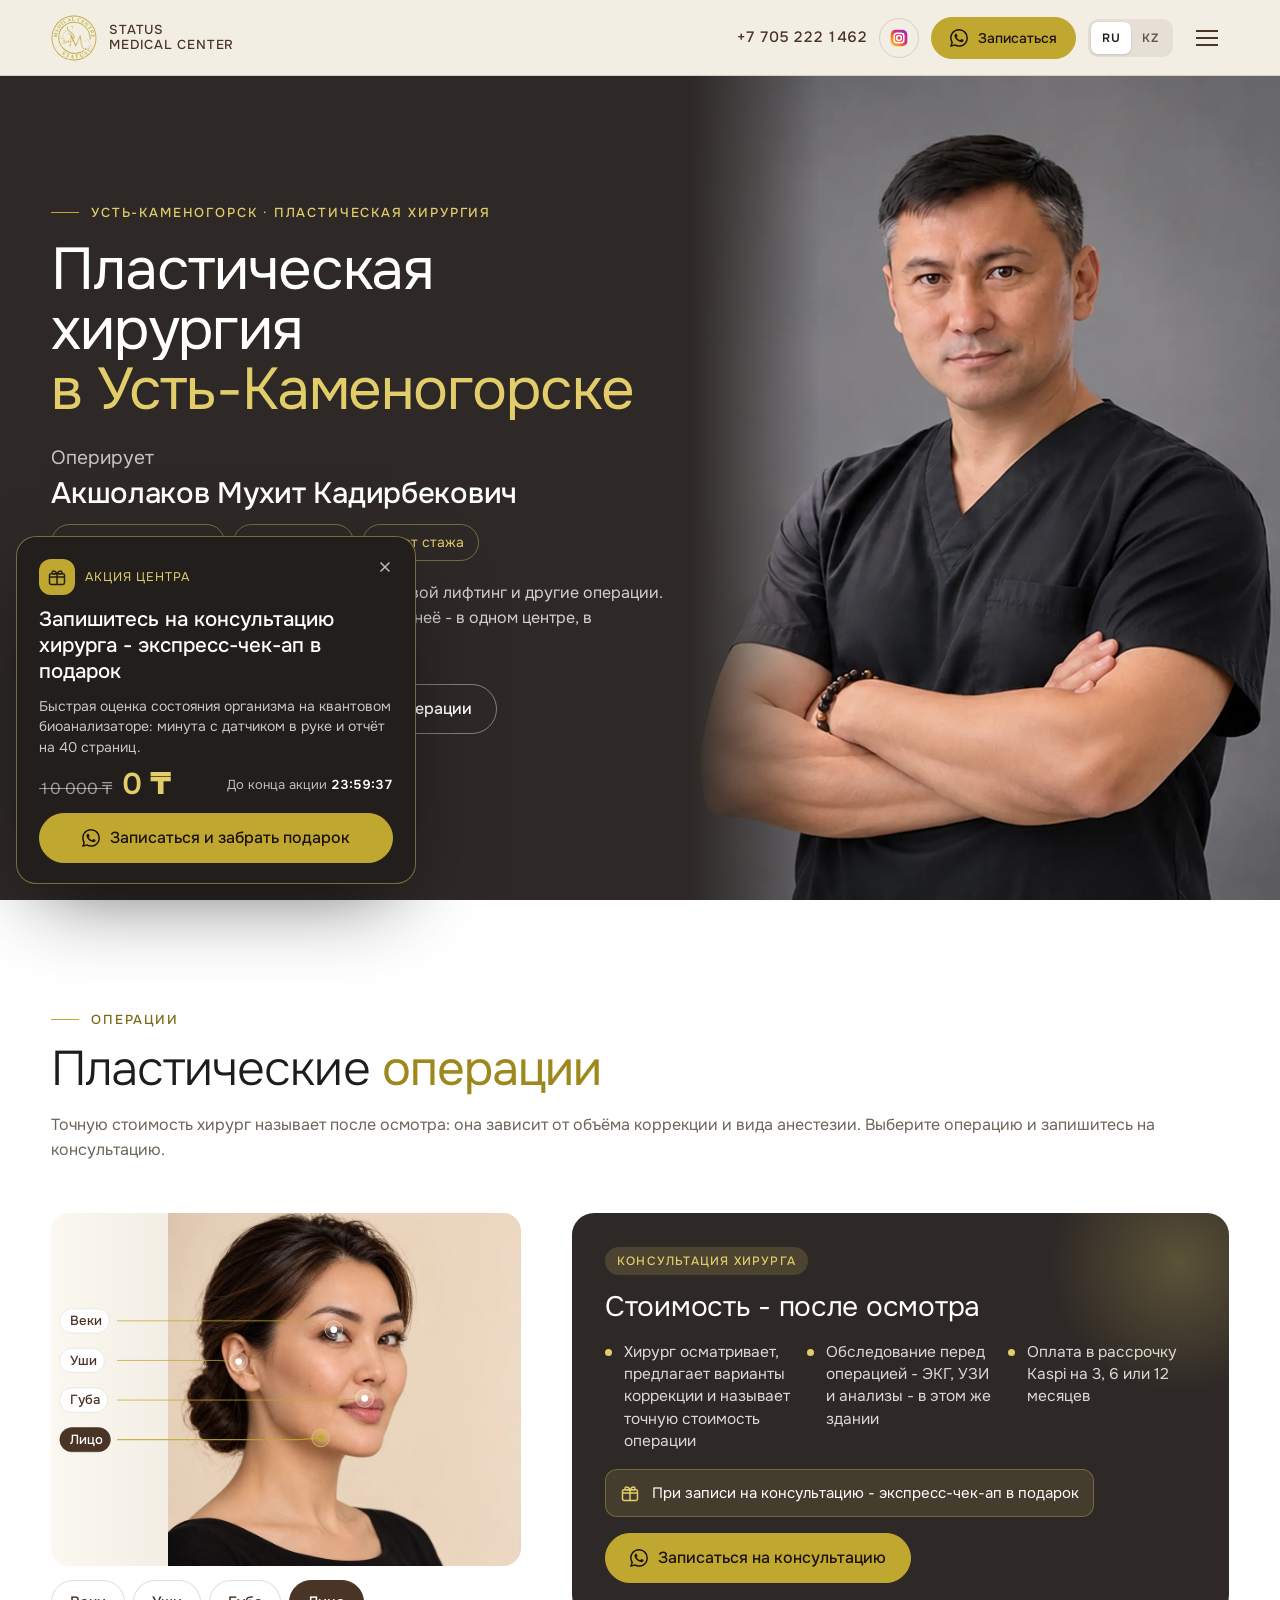
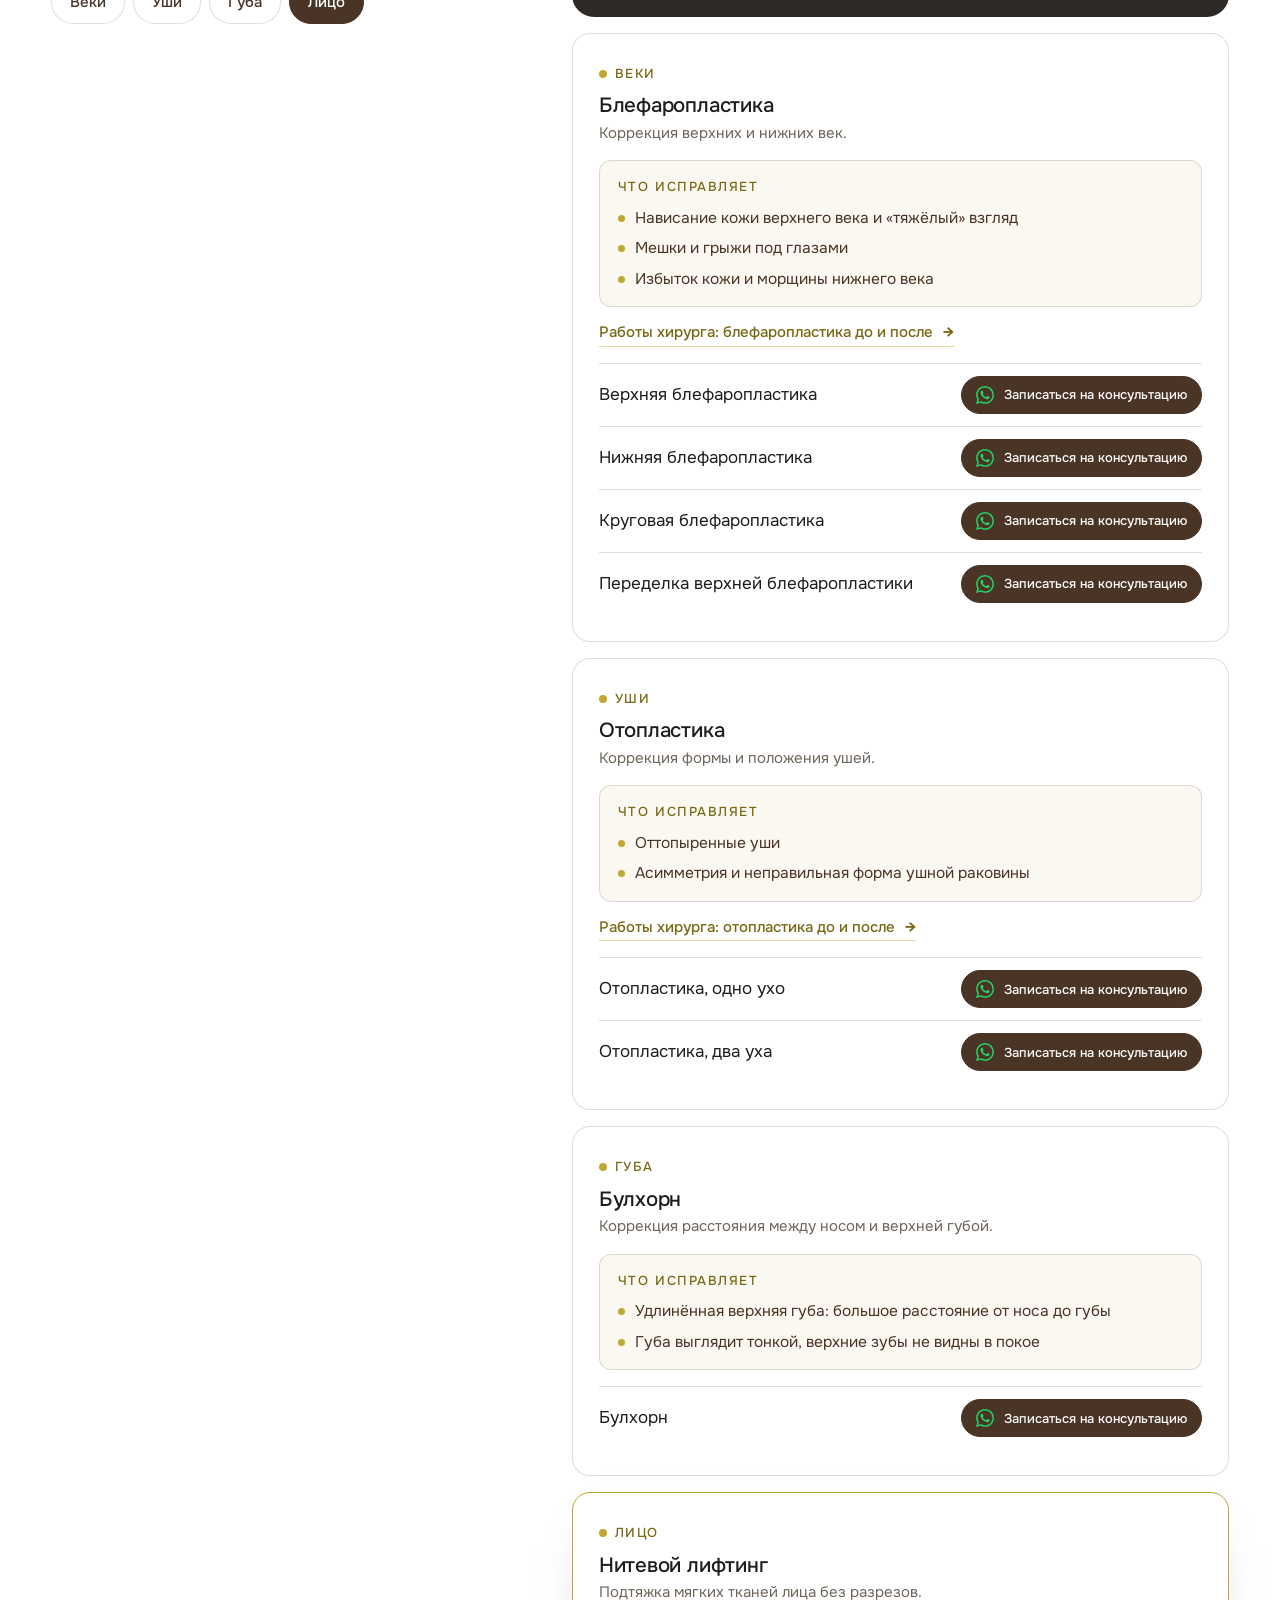
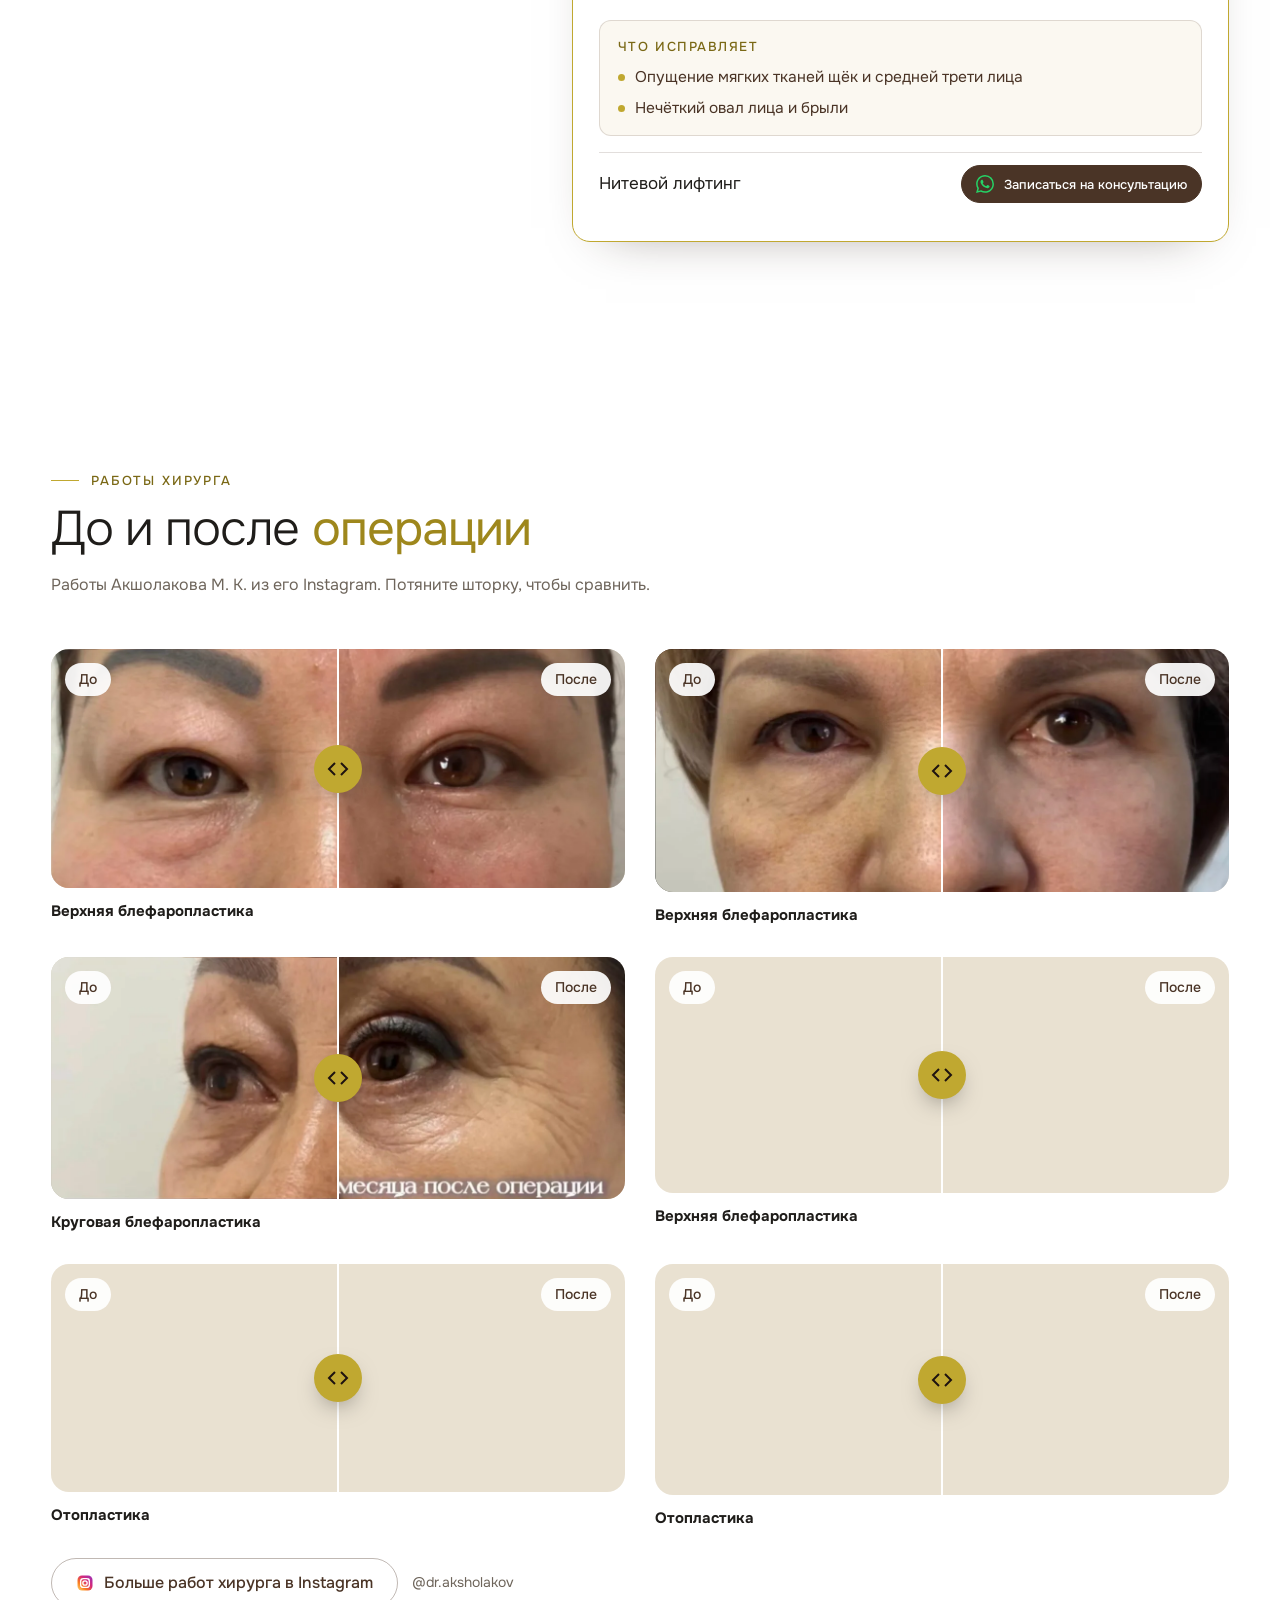
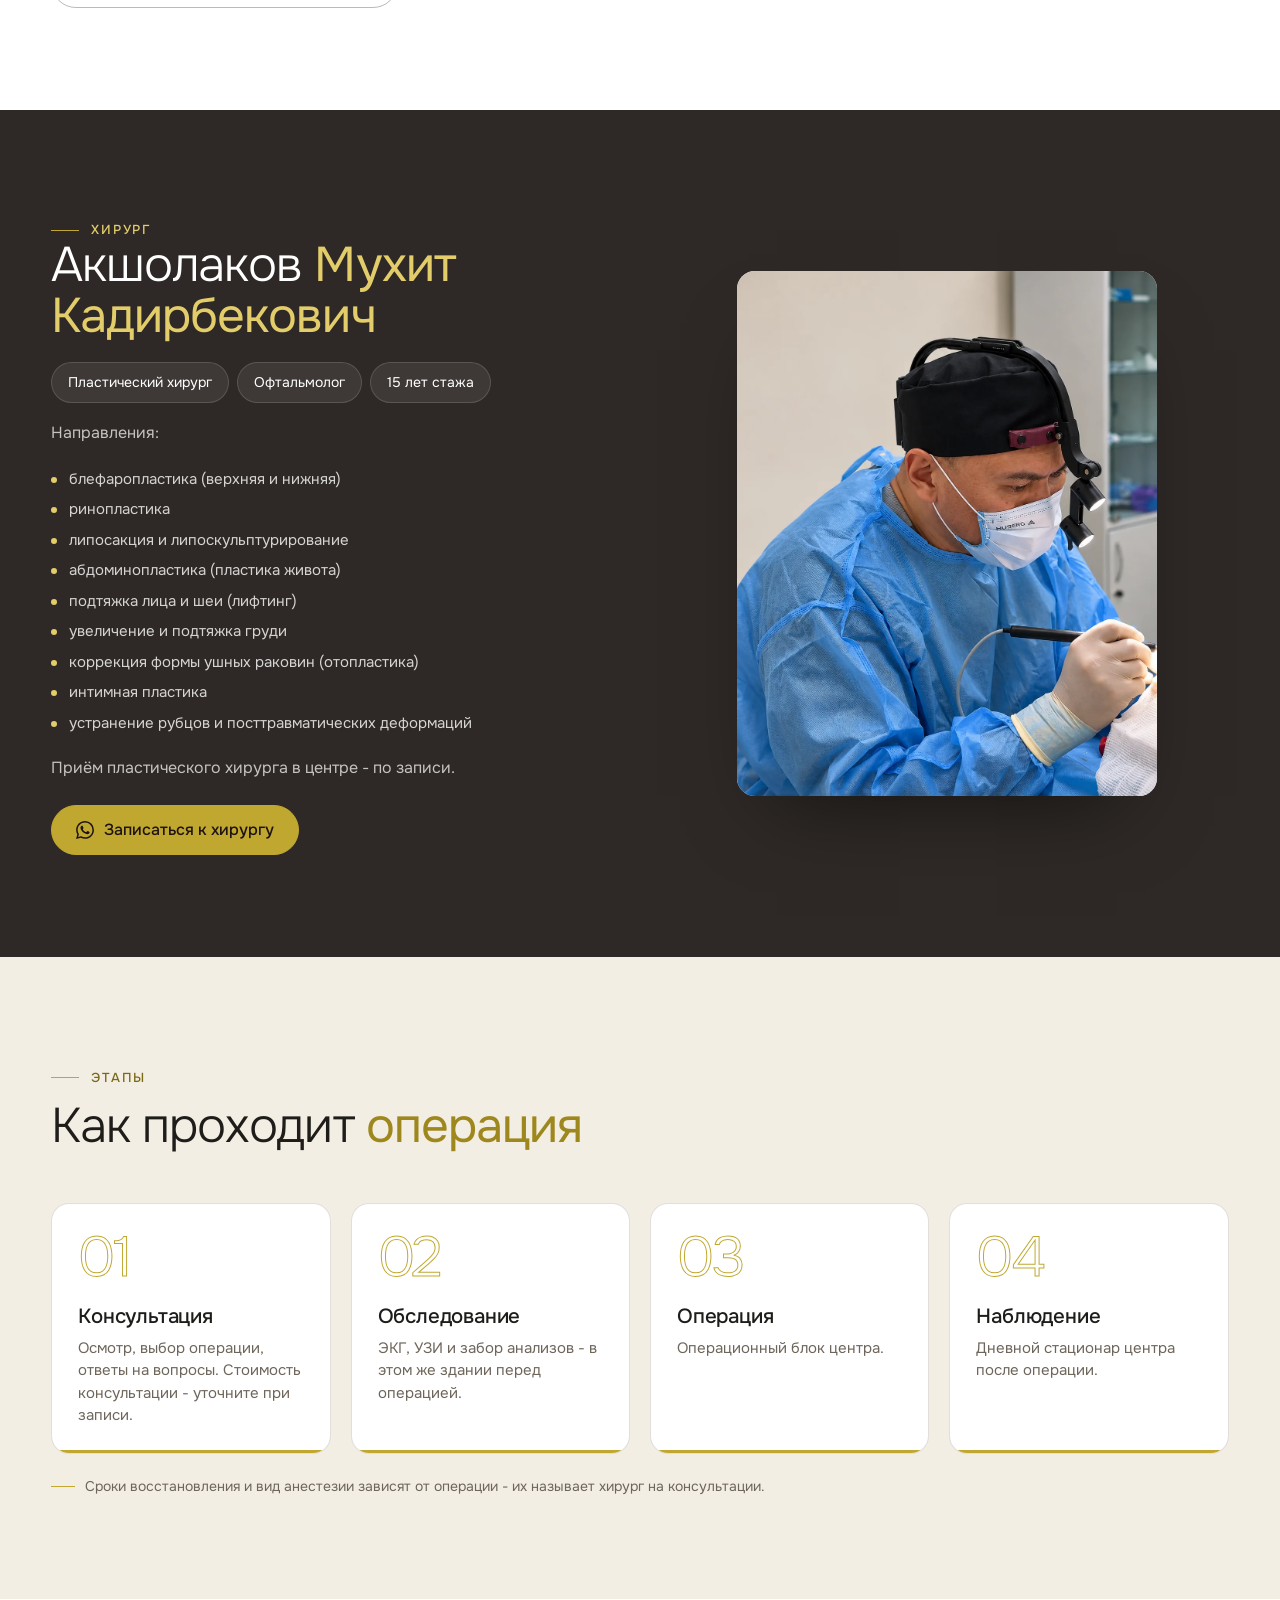
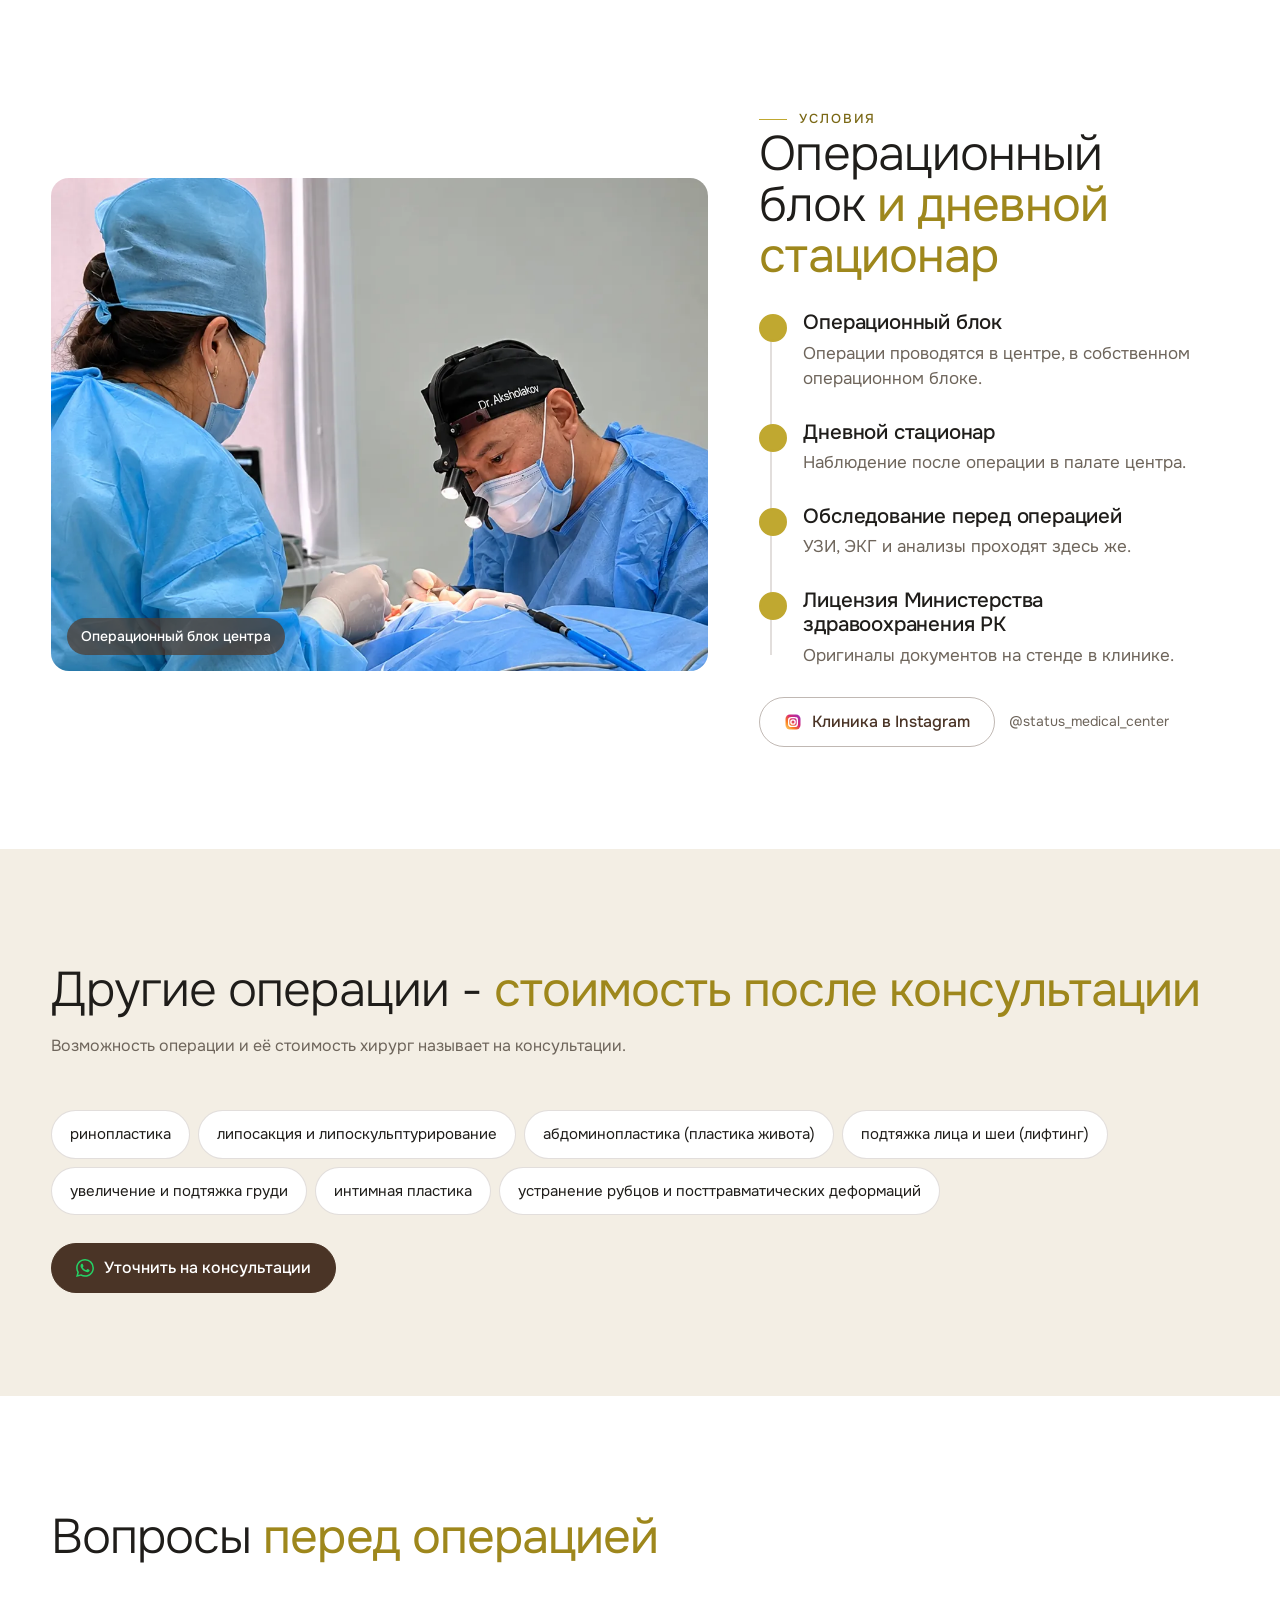
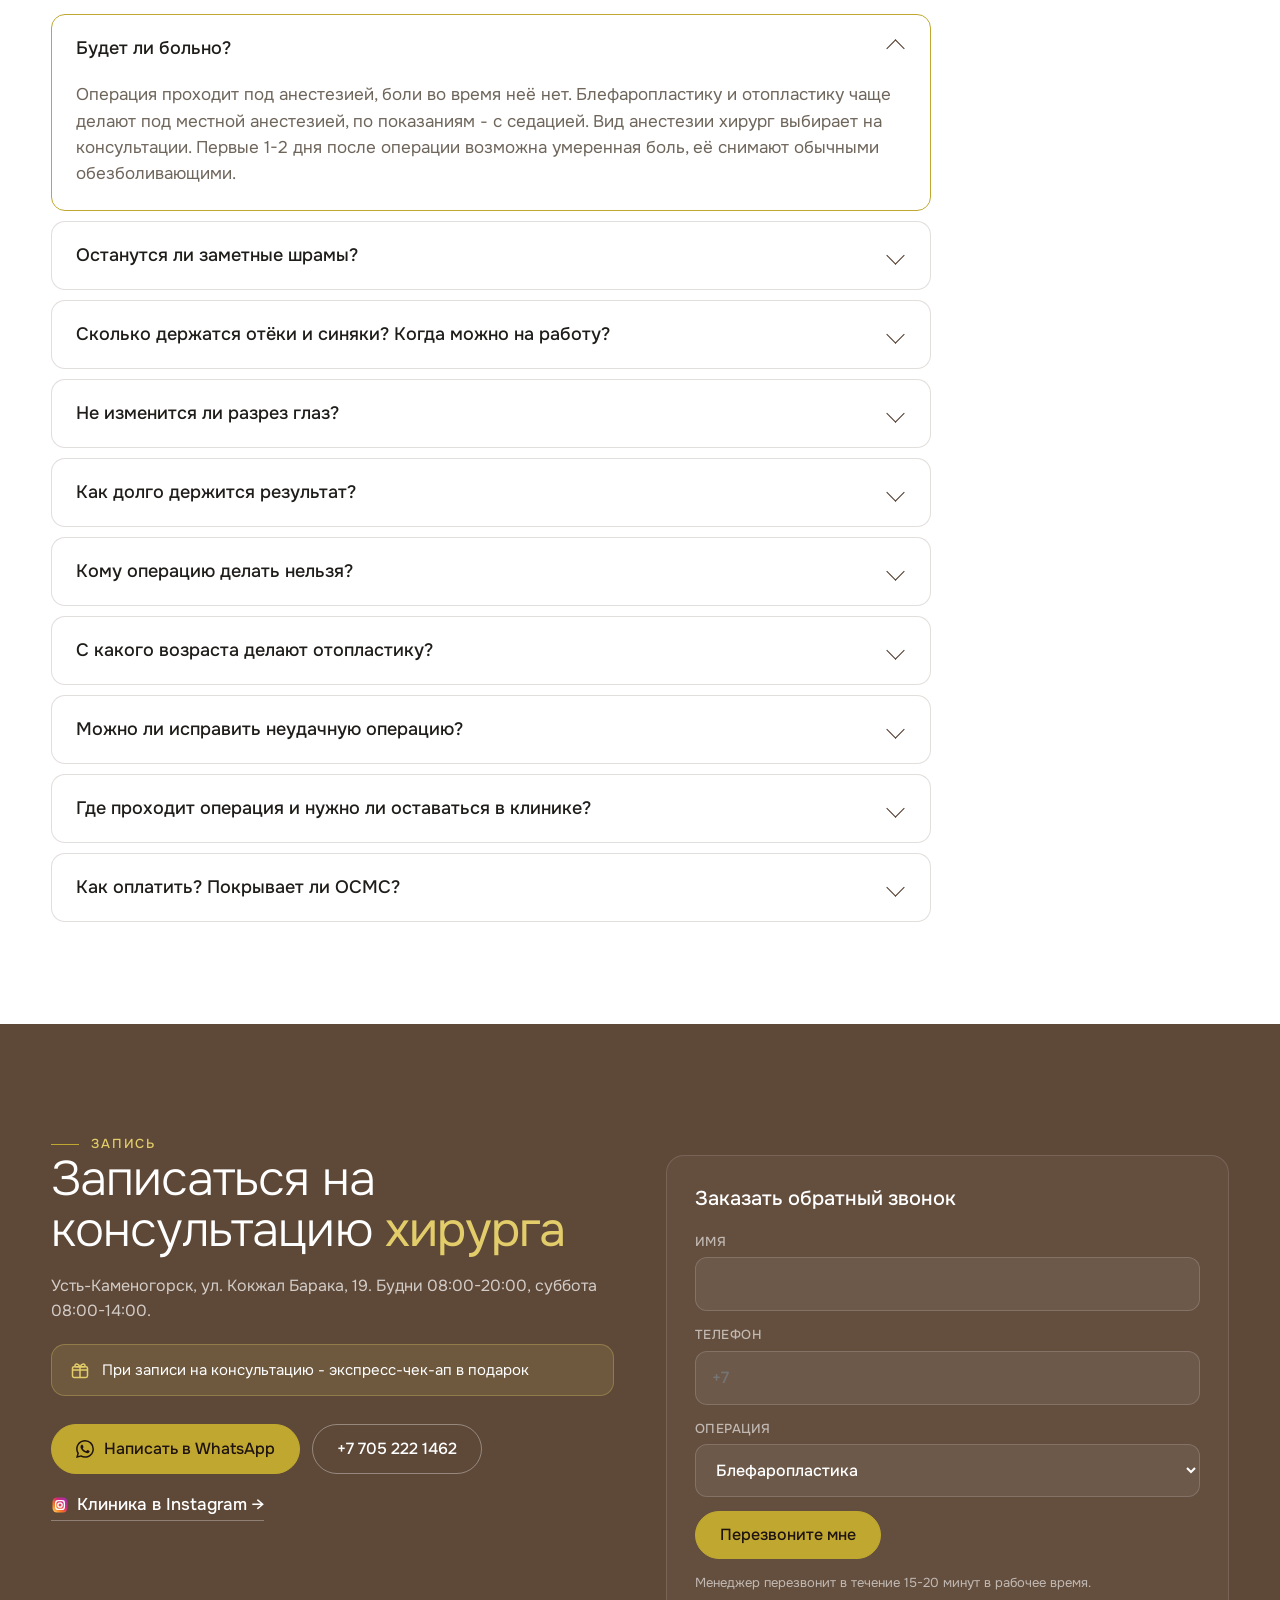
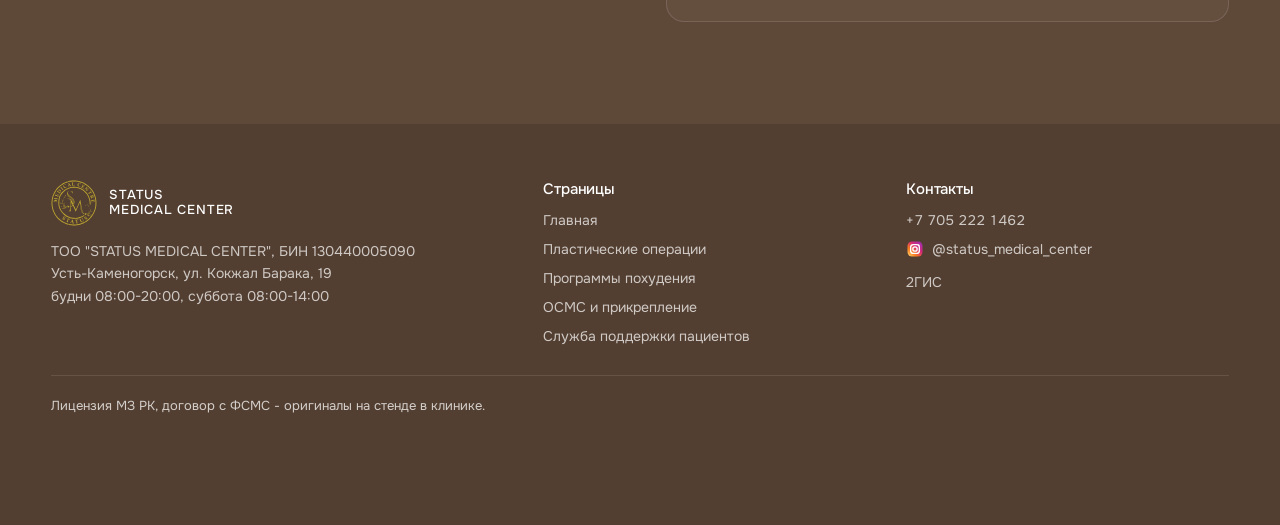
<file: plastika/index.html>
<!DOCTYPE html>
<html lang="ru">
<head>
<meta charset="utf-8">
<meta name="viewport" content="width=device-width, initial-scale=1, viewport-fit=cover">
<meta name="format-detection" content="telephone=no">
<meta name="theme-color" content="#F3EEE4">
<title>Пластическая хирургия в Усть-Каменогорске - хирург Акшолаков М. К. | Status Medical Center</title>
<meta name="description" content="Блефаропластика, отопластика, булхорн, нитевой лифтинг. Пластический хирург Акшолаков Мухит Кадирбекович, стаж 15 лет. Обследование, операция и дневной стационар в одном центре. Рассрочка Kaspi. Запись в WhatsApp.">
<meta property="og:title" content="Пластическая хирургия в Усть-Каменогорске - Status Medical Center">
<meta property="og:description" content="Блефаропластика, отопластика, булхорн, нитевой лифтинг. Хирург Акшолаков М. К., 15 лет стажа. Обследование и операция в одном здании.">
<meta property="og:image" content="https://statusmedicalcenter.kz/assets/og-image.jpg">
<meta property="og:image:width" content="1200">
<meta property="og:image:height" content="630">
<meta property="og:url" content="https://statusmedicalcenter.kz/plastika/">
<meta property="og:locale" content="ru_RU">
<meta property="og:site_name" content="Status Medical Center">
<meta name="twitter:card" content="summary_large_image">
<meta property="og:type" content="website">
<link rel="canonical" href="https://statusmedicalcenter.kz/plastika/">
<link rel="icon" href="../favicon.ico" sizes="32x32">
<link rel="icon" href="../assets/favicon-32.png" type="image/png" sizes="32x32">
<link rel="icon" href="../assets/favicon-16.png" type="image/png" sizes="16x16">
<link rel="apple-touch-icon" href="../assets/apple-touch-icon.png">
<link rel="preconnect" href="https://fonts.googleapis.com">
<link rel="preconnect" href="https://fonts.gstatic.com" crossorigin>
<link href="https://fonts.googleapis.com/css2?family=Onest:wght@300;400;500;600&display=swap" rel="stylesheet">
<link rel="stylesheet" href="../styles.css?v=20261126-3">
<script type="application/ld+json">
[
 {
  "@context": "https://schema.org",
  "@type": "MedicalClinic",
  "@id": "https://statusmedicalcenter.kz/#clinic",
  "name": "Status Medical Center",
  "legalName": "ТОО \"STATUS MEDICAL CENTER\"",
  "url": "https://statusmedicalcenter.kz/",
  "logo": "https://statusmedicalcenter.kz/assets/logo-512.png",
  "image": "https://statusmedicalcenter.kz/assets/og-image.jpg",
  "telephone": "+77052221462",
  "address": {
   "@type": "PostalAddress",
   "streetAddress": "ул. Кокжал Барака, 19",
   "addressLocality": "Усть-Каменогорск",
   "addressRegion": "Восточно-Казахстанская область",
   "addressCountry": "KZ"
  },
  "openingHoursSpecification": [
   {
    "@type": "OpeningHoursSpecification",
    "dayOfWeek": [
     "Monday",
     "Tuesday",
     "Wednesday",
     "Thursday",
     "Friday"
    ],
    "opens": "08:00",
    "closes": "20:00"
   },
   {
    "@type": "OpeningHoursSpecification",
    "dayOfWeek": "Saturday",
    "opens": "08:00",
    "closes": "14:00"
   }
  ],
  "aggregateRating": {
   "@type": "AggregateRating",
   "ratingValue": "4.3",
   "ratingCount": "384",
   "bestRating": "5"
  },
  "paymentAccepted": "Наличные, банковская карта, Kaspi",
  "sameAs": [
   "https://www.instagram.com/status_medical_center",
   "https://2gis.kz/ustkam/geo/70000001094610882"
  ],
  "medicalSpecialty": [
   "Cardiovascular",
   "Endocrine",
   "Gastroenterologic",
   "Gynecologic",
   "Pediatric",
   "PlasticSurgery",
   "Neurologic",
   "Otolaryngologic"
  ]
 },
 {
  "@context": "https://schema.org",
  "@type": "MedicalWebPage",
  "url": "https://statusmedicalcenter.kz/plastika/",
  "name": "Пластическая хирургия в Усть-Каменогорске",
  "about": {
   "@type": "MedicalSpecialty",
   "name": "Пластическая хирургия"
  },
  "provider": {
   "@id": "https://statusmedicalcenter.kz/#clinic"
  }
 }
]
</script>
  <script src="https://lead-bot.sultan-askarov-kz.workers.dev/t.js" data-site="statusmedical" defer></script>
</head>
<body data-root="../" data-kk="plastika-kk">
<svg width="0" height="0" style="position:absolute" aria-hidden="true" focusable="false"><defs><linearGradient id="igGrad" x1="0" y1="1" x2="1" y2="0"><stop offset="0" stop-color="#FEDA75"/><stop offset=".3" stop-color="#FA7E1E"/><stop offset=".6" stop-color="#D62976"/><stop offset="1" stop-color="#962FBF"/></linearGradient></defs><symbol id="ic-wa" viewBox="0 0 24 24"><path fill="currentColor" d="M17.472 14.382c-.297-.149-1.758-.867-2.03-.967-.273-.099-.471-.148-.67.15-.197.297-.767.966-.94 1.164-.173.199-.347.223-.644.075-.297-.15-1.255-.463-2.39-1.475-.883-.788-1.48-1.761-1.653-2.059-.173-.297-.018-.458.13-.606.134-.133.298-.347.446-.52.149-.174.198-.298.298-.497.099-.198.05-.371-.025-.52-.075-.149-.669-1.612-.916-2.207-.242-.579-.487-.5-.669-.51-.173-.008-.371-.01-.57-.01-.198 0-.52.074-.792.372-.272.297-1.04 1.016-1.04 2.479 0 1.462 1.065 2.875 1.213 3.074.149.198 2.096 3.2 5.077 4.487.709.306 1.262.489 1.694.625.712.227 1.36.195 1.871.118.571-.085 1.758-.719 2.006-1.413.248-.694.248-1.289.173-1.413-.074-.124-.272-.198-.57-.347m-5.421 7.403h-.004a9.87 9.87 0 0 1-5.031-1.378l-.361-.214-3.741.982.998-3.648-.235-.374a9.86 9.86 0 0 1-1.51-5.26c.001-5.45 4.436-9.884 9.888-9.884 2.64 0 5.122 1.03 6.988 2.898a9.825 9.825 0 0 1 2.893 6.994c-.003 5.45-4.437 9.884-9.885 9.884m8.413-18.297A11.815 11.815 0 0 0 12.05 0C5.495 0 .16 5.335.157 11.892c0 2.096.547 4.142 1.588 5.945L.057 24l6.305-1.654a11.882 11.882 0 0 0 5.683 1.448h.005c6.554 0 11.89-5.335 11.893-11.893a11.821 11.821 0 0 0-3.48-8.413Z"/></symbol><symbol id="ic-ig" viewBox="0 0 24 24"><rect x="2" y="2" width="20" height="20" rx="6" fill="url(#igGrad)"/><rect x="6.2" y="6.2" width="11.6" height="11.6" rx="3.6" fill="none" stroke="#fff" stroke-width="1.8"/><circle cx="12" cy="12" r="2.9" fill="none" stroke="#fff" stroke-width="1.8"/><circle cx="17" cy="7" r="1.1" fill="#fff"/></symbol></svg>

<div class="topbar"><div class="wrap tb-in"><nav class="tb-nav" aria-label="О центре"><a href="../#missiya" data-i18n="nav.mis">Миссия</a><a href="../#rukovodstvo" data-i18n="nav.ruk">Руководство</a><a href="../#podderzhka" data-i18n="nav.sup">Служба поддержки</a><a href="../#grafik" data-i18n="nav.gr">График работы</a></nav><span class="tb-addr" data-i18n="tb.addr">Усть-Каменогорск, ул. Кокжал Барака, 19</span></div></div>
<header class="hdr">
  <div class="wrap hdr-in">
    <a class="logo" href="../" aria-label="Status Medical Center">
      <img src="../assets/logo.svg" alt="" width="46" height="46">
      <span data-i18n="brand">Status<br>Medical Center</span>
    </a>
    <nav class="nav" aria-label="Меню">
      <a href="../#napravleniya" data-i18n="nav.dir">Направления</a>
      <a href="../#chekap" data-i18n="nav.chk">Чек-ап</a>
      <a href="../#vrachi" data-i18n="nav.doc">Врачи</a>
      <a href="../#osms" data-i18n="nav.osms">ОСМС</a>
      <a href="./" data-i18n="nav.pl">Пластическая хирургия</a>
      <a href="../pohudenie/" data-i18n="nav.wt">Похудение</a>
      <a href="../#kontakty" data-i18n="nav.ct">Контакты</a>
    </nav>
    <div class="hdr-right">
      <a class="hdr-phone num" href="tel:+77052221462">+7&nbsp;705&nbsp;222 1462</a>
      <a class="hdr-ig" href="https://www.instagram.com/status_medical_center" target="_blank" rel="noopener" aria-label="Instagram @status_medical_center"><svg class="ic" aria-hidden="true"><use href="#ic-ig"/></svg></a>
      <a class="btn gold sm wa" href="https://wa.me/77052221462" data-wa="Здравствуйте. Хочу записаться на консультацию пластического хирурга."><svg class="ic" aria-hidden="true"><use href="#ic-wa"/></svg><span data-i18n="hdr.btn">Записаться</span></a>
      <div class="lang" role="group" aria-label="Язык сайта"><button type="button" data-lang="ru" aria-pressed="true">RU</button><button type="button" data-lang="kk" aria-pressed="false">KZ</button></div>
      <button class="burger" type="button" aria-label="Меню" aria-expanded="false"><i></i><i></i><i></i></button>
    </div>
  </div>
  <div class="menu">
    <a href="../#napravleniya" data-i18n="nav.dir">Направления</a>
    <a href="../#chekap" data-i18n="nav.chk">Чек-ап</a>
    <a href="../#vrachi" data-i18n="nav.doc">Врачи</a>
    <a href="../#osms" data-i18n="nav.osms">ОСМС</a>
    <a href="../#grafik" data-i18n="nav.gr">График работы</a>
    <a href="../#podderzhka" data-i18n="nav.sup">Служба поддержки</a>
    <a href="../#missiya" data-i18n="nav.mis">Миссия</a>
    <a href="../#rukovodstvo" data-i18n="nav.ruk">Руководство</a>
    <a href="./" data-i18n="nav.pl">Пластическая хирургия</a>
    <a href="../pohudenie/" data-i18n="nav.wt">Похудение</a>
    <a href="../#kontakty" data-i18n="nav.ct">Контакты</a>
    <div class="menu-cta"><a class="btn gold wa" href="https://wa.me/77052221462" data-wa="Здравствуйте. Хочу записаться на консультацию пластического хирурга."><svg class="ic" aria-hidden="true"><use href="#ic-wa"/></svg><span data-i18n="hdr.btn2">Записаться в WhatsApp</span></a><a class="btn ghost" href="tel:+77052221462">+7&nbsp;705&nbsp;222&nbsp;1462</a><a class="btn ghost" href="https://www.instagram.com/status_medical_center" target="_blank" rel="noopener"><svg class="ic" aria-hidden="true"><use href="#ic-ig"/></svg><span>Instagram</span></a></div>
  </div>
</header>

<main id="top">

<!-- ГЕРОЙ: хирург крупно, студийный портрет -->
<section class="hero hp-hero on-dark">
  <figure class="hp-ph"><img src="../assets/photos/hp-surgeon.webp" alt="Пластический хирург Акшолаков Мухит Кадирбекович" width="1200" height="1600" fetchpriority="high" decoding="async"></figure>
  <div class="wrap hp-grid">
    <div class="hero-text">
      <span class="kicker" data-i18n="h.kicker">Усть-Каменогорск · пластическая хирургия</span>
      <h1 class="split" data-i18n="h.h1">Пластическая хирургия <em>в&nbsp;Усть-Каменогорске</em></h1>
      <p class="hp-name"><span data-i18n="h.who">Оперирует</span> <b>Акшолаков Мухит Кадирбекович</b></p>
      <ul class="hp-facts">
        <li data-i18n="h.t2">Пластический хирург</li>
        <li data-i18n="h.t3">Офтальмолог</li>
        <li data-i18n="h.t1">15&nbsp;лет стажа</li>
      </ul>
      <p class="lead" data-i18n="h.lead">Блефаропластика, отопластика, булхорн, нитевой лифтинг и другие операции. Обследование, операция и наблюдение после неё - в одном центре, в собственном операционном блоке.</p>
      <div class="hero-btns">
        <a class="btn gold wa" href="https://wa.me/77052221462" data-wa="Здравствуйте. Хочу записаться на консультацию пластического хирурга."><svg class="ic" aria-hidden="true"><use href="#ic-wa"/></svg><span data-i18n="h.btn1">Записаться на консультацию</span></a>
        <a class="btn ghost" href="#operacii" data-i18n="h.btn2">Операции</a>
      </div>
      <a class="hero-ig link" href="https://www.instagram.com/dr.aksholakov" target="_blank" rel="noopener"><svg class="ic" aria-hidden="true"><use href="#ic-ig"/></svg><span data-i18n="h.ig">Работы хирурга в Instagram →</span></a>
    </div>
  </div>
</section>

<!-- ОПЕРАЦИИ И ЦЕНЫ -->
<section class="sec white grid-paper" id="operacii">
  <div class="wrap">
    <div class="sec-head rv">
      <span class="kicker" data-i18n="op.k">Операции</span>
      <h2 data-i18n="op.h2">Пластические <em>операции</em></h2>
      <p class="lead" data-i18n="op.lead">Точную стоимость хирург называет после осмотра: она зависит от объёма коррекции и вида анестезии. Выберите операцию и запишитесь на консультацию.</p>
    </div>
    <div class="ops">
      <div class="sticky">
        <div class="zones" id="face"><div class="zone-stage zs-col"><img src="../assets/photos/zone-face.webp" srcset="../assets/photos/zone-face-800.webp 800w, ../assets/photos/zone-face.webp 1254w" sizes="(max-width:860px) 75vw, 480px" alt="Портрет: зоны пластических операций на лице" loading="lazy" decoding="async" width="1254" height="1254"><svg class="zone-map" viewBox="0 0 853 640" aria-hidden="true"><g class="zp" data-zone="eyes" role="button" tabindex="-1"><polyline points="514,212 474,196 120,196"/><circle class="halo" cx="514" cy="212" r="16"/><circle class="dot" cx="514" cy="212" r="6"/><rect class="pill" x="16" y="174" width="96" height="44" rx="22"/><text x="34" y="204" data-i18n="op.z1">Веки</text></g><g class="zp" data-zone="ears" role="button" tabindex="-1"><polyline points="341,270 301,268 120,268"/><circle class="halo" cx="341" cy="270" r="16"/><circle class="dot" cx="341" cy="270" r="6"/><rect class="pill" x="16" y="246" width="96" height="44" rx="22"/><text x="34" y="276" data-i18n="op.z2">Уши</text></g><g class="zp" data-zone="lip" role="button" tabindex="-1"><polyline points="570,337 530,340 120,340"/><circle class="halo" cx="570" cy="337" r="16"/><circle class="dot" cx="570" cy="337" r="6"/><rect class="pill" x="16" y="318" width="96" height="44" rx="22"/><text x="34" y="348" data-i18n="op.z3">Губа</text></g><g class="zp" data-zone="lift" role="button" tabindex="-1"><polyline points="490,409 450,412 120,412"/><circle class="halo" cx="490" cy="409" r="16"/><circle class="dot" cx="490" cy="409" r="6"/><rect class="pill" x="16" y="390" width="96" height="44" rx="22"/><text x="34" y="420" data-i18n="op.z4">Лицо</text></g></svg></div><div class="zone-tabs" role="group" aria-label="Зона операции"><button type="button" class="zone" data-zone="eyes" aria-pressed="false"><span data-i18n="op.z1">Веки</span></button><button type="button" class="zone" data-zone="ears" aria-pressed="false"><span data-i18n="op.z2">Уши</span></button><button type="button" class="zone" data-zone="lip" aria-pressed="false"><span data-i18n="op.z3">Губа</span></button><button type="button" class="zone" data-zone="lift" aria-pressed="false"><span data-i18n="op.z4">Лицо</span></button></div></div>
      </div>
      <div>
        <aside class="op-offer op-offer-top">
          <span class="pr-tag" data-i18n="of.k">Консультация хирурга</span>
          <h3 data-i18n="of.h">Стоимость - после осмотра</h3>
          <ul class="of-list">
            <li data-i18n="of.1">Хирург осматривает, предлагает варианты коррекции и называет точную стоимость операции</li>
            <li data-i18n="of.2">Обследование перед операцией - ЭКГ, УЗИ и анализы - в этом же здании</li>
            <li data-i18n="of.3">Оплата в рассрочку Kaspi на 3, 6 или 12 месяцев</li>
          </ul>
          <p class="of-gift"><svg viewBox="0 0 24 24" width="20" height="20" fill="none" stroke="currentColor" stroke-width="1.8" aria-hidden="true"><rect x="3" y="8" width="18" height="13" rx="2"/><path d="M12 8v13M3 12h18M12 8c-2-4-6-4-6-1.5S9 8 12 8zm0 0c2-4 6-4 6-1.5S15 8 12 8z"/></svg><span data-i18n="of.gift">При записи на консультацию - экспресс-чек-ап в подарок</span></p>
          <a class="btn gold wa" href="https://wa.me/77052221462" data-wa="Здравствуйте. Хочу записаться на консультацию пластического хирурга и получить экспресс-чек-ап в подарок."><svg class="ic" aria-hidden="true"><use href="#ic-wa"/></svg><span data-i18n="of.btn">Записаться на консультацию</span></a>
        </aside>
        <article class="op-group" data-zone="eyes">
          <span class="zn" data-i18n="op.z1">Веки</span>
          <h3 data-i18n="op.1t">Блефаропластика</h3>
          <p data-i18n="op.1x">Коррекция верхних и нижних век.</p>
          <div class="op-fix"><span class="op-fix-k" data-i18n="op.fixk">Что исправляет</span><ul><li data-i18n="op.f11">Нависание кожи верхнего века и «тяжёлый» взгляд</li><li data-i18n="op.f12">Мешки и грыжи под глазами</li><li data-i18n="op.f13">Избыток кожи и морщины нижнего века</li></ul></div>
          <a class="op-works" href="#raboty"><span data-i18n="op.ba1">Работы хирурга: блефаропластика до и после</span><b aria-hidden="true">→</b></a>
          <div class="op-rows">
            <div class="op-row"><span data-i18n="op.1a">Верхняя блефаропластика</span><a class="btn sm wa" href="https://wa.me/77052221462" data-wa="Здравствуйте. Интересует верхняя блефаропластика. Хочу записаться на консультацию хирурга."><svg class="ic" aria-hidden="true"><use href="#ic-wa"/></svg><span data-i18n="op.btn">Записаться на консультацию</span></a></div>
            <div class="op-row"><span data-i18n="op.1b">Нижняя блефаропластика</span><a class="btn sm wa" href="https://wa.me/77052221462" data-wa="Здравствуйте. Интересует нижняя блефаропластика. Хочу записаться на консультацию хирурга."><svg class="ic" aria-hidden="true"><use href="#ic-wa"/></svg><span data-i18n="op.btn">Записаться на консультацию</span></a></div>
            <div class="op-row"><span data-i18n="op.1c">Круговая блефаропластика</span><a class="btn sm wa" href="https://wa.me/77052221462" data-wa="Здравствуйте. Интересует круговая блефаропластика. Хочу записаться на консультацию хирурга."><svg class="ic" aria-hidden="true"><use href="#ic-wa"/></svg><span data-i18n="op.btn">Записаться на консультацию</span></a></div>
            <div class="op-row"><span data-i18n="op.1d">Переделка верхней блефаропластики</span><a class="btn sm wa" href="https://wa.me/77052221462" data-wa="Здравствуйте. Интересует переделка верхней блефаропластики. Хочу записаться на консультацию хирурга."><svg class="ic" aria-hidden="true"><use href="#ic-wa"/></svg><span data-i18n="op.btn">Записаться на консультацию</span></a></div>
          </div>
        </article>
        <article class="op-group" data-zone="ears">
          <span class="zn" data-i18n="op.z2">Уши</span>
          <h3 data-i18n="op.2t">Отопластика</h3>
          <p data-i18n="op.2x">Коррекция формы и положения ушей.</p>
          <div class="op-fix"><span class="op-fix-k" data-i18n="op.fixk">Что исправляет</span><ul><li data-i18n="op.f21">Оттопыренные уши</li><li data-i18n="op.f22">Асимметрия и неправильная форма ушной раковины</li></ul></div>
          <a class="op-works" href="#raboty"><span data-i18n="op.ba2">Работы хирурга: отопластика до и после</span><b aria-hidden="true">→</b></a>
          <div class="op-rows">
            <div class="op-row"><span data-i18n="op.2a">Отопластика, одно ухо</span><a class="btn sm wa" href="https://wa.me/77052221462" data-wa="Здравствуйте. Интересует отопластика (одно ухо). Хочу записаться на консультацию хирурга."><svg class="ic" aria-hidden="true"><use href="#ic-wa"/></svg><span data-i18n="op.btn">Записаться на консультацию</span></a></div>
            <div class="op-row"><span data-i18n="op.2b">Отопластика, два уха</span><a class="btn sm wa" href="https://wa.me/77052221462" data-wa="Здравствуйте. Интересует отопластика (два уха). Хочу записаться на консультацию хирурга."><svg class="ic" aria-hidden="true"><use href="#ic-wa"/></svg><span data-i18n="op.btn">Записаться на консультацию</span></a></div>
          </div>
        </article>
        <article class="op-group" data-zone="lip">
          <span class="zn" data-i18n="op.z3">Губа</span>
          <h3 data-i18n="op.3t">Булхорн</h3>
          <p data-i18n="op.3x">Коррекция расстояния между носом и верхней губой.</p>
          <div class="op-fix"><span class="op-fix-k" data-i18n="op.fixk">Что исправляет</span><ul><li data-i18n="op.f31">Удлинённая верхняя губа: большое расстояние от носа до губы</li><li data-i18n="op.f32">Губа выглядит тонкой, верхние зубы не видны в покое</li></ul></div>
          <div class="op-rows">
            <div class="op-row"><span data-i18n="op.3t">Булхорн</span><a class="btn sm wa" href="https://wa.me/77052221462" data-wa="Здравствуйте. Интересует булхорн. Хочу записаться на консультацию хирурга."><svg class="ic" aria-hidden="true"><use href="#ic-wa"/></svg><span data-i18n="op.btn">Записаться на консультацию</span></a></div>
          </div>
        </article>
        <article class="op-group" data-zone="lift">
          <span class="zn" data-i18n="op.z4">Лицо</span>
          <h3 data-i18n="op.4t">Нитевой лифтинг</h3>
          <p data-i18n="op.4x">Подтяжка мягких тканей лица без разрезов.</p>
          <div class="op-fix"><span class="op-fix-k" data-i18n="op.fixk">Что исправляет</span><ul><li data-i18n="op.f41">Опущение мягких тканей щёк и средней трети лица</li><li data-i18n="op.f42">Нечёткий овал лица и брыли</li></ul></div>
          <div class="op-rows"><div class="op-row"><span data-i18n="op.4t">Нитевой лифтинг</span><a class="btn sm wa" href="https://wa.me/77052221462" data-wa="Здравствуйте. Интересует нитевой лифтинг. Хочу записаться на консультацию хирурга."><svg class="ic" aria-hidden="true"><use href="#ic-wa"/></svg><span data-i18n="op.btn">Записаться на консультацию</span></a></div></div>
        </article>
      </div>
    </div>
  </div>
</section>

<!-- ХИРУРГ -->
<!-- РАБОТЫ ХИРУРГА: до и после из Instagram @dr.aksholakov -->
<section class="sec white" id="raboty">
  <div class="wrap">
    <div class="sec-head rv">
      <span class="kicker" data-i18n="ba.k">Работы хирурга</span>
      <h2 data-i18n="ba.h2">До и после <em>операции</em></h2>
      <p class="lead" data-i18n="ba.lead">Работы Акшолакова М. К. из его Instagram. Потяните шторку, чтобы сравнить.</p>
    </div>
    <div class="ba-grid">
      <figure class="ba rv" data-ba>
        <div class="ba-box" style="aspect-ratio:1178/491">
          <img class="ba-after" src="../assets/photos/ba-bl1-posle.webp" alt="Верхняя блефаропластика: после" width="1178" height="491" loading="lazy" decoding="async">
          <div class="ba-before"><img src="../assets/photos/ba-bl1-do.webp" alt="Верхняя блефаропластика: до" width="1178" height="491" loading="lazy" decoding="async"></div>
          <span class="ba-lbl l" data-i18n="ba.do">До</span><span class="ba-lbl r" data-i18n="ba.po">После</span>
          <input class="ba-range" type="range" min="0" max="100" value="50" aria-label="Сравнить до и после">
          <span class="ba-handle" aria-hidden="true"><svg width="22" height="22" viewBox="0 0 24 24" fill="none" stroke="currentColor" stroke-width="2"><path d="M9 6l-6 6 6 6M15 6l6 6-6 6"/></svg></span>
        </div>
        <figcaption><b data-i18n="op.1a">Верхняя блефаропластика</b></figcaption>
      </figure>
      <figure class="ba rv d1" data-ba>
        <div class="ba-box" style="aspect-ratio:1178/499">
          <img class="ba-after" src="../assets/photos/ba-bl2-posle.webp" alt="Верхняя блефаропластика: после" width="1178" height="499" loading="lazy" decoding="async">
          <div class="ba-before"><img src="../assets/photos/ba-bl2-do.webp" alt="Верхняя блефаропластика: до" width="1178" height="499" loading="lazy" decoding="async"></div>
          <span class="ba-lbl l" data-i18n="ba.do">До</span><span class="ba-lbl r" data-i18n="ba.po">После</span>
          <input class="ba-range" type="range" min="0" max="100" value="50" aria-label="Сравнить до и после">
          <span class="ba-handle" aria-hidden="true"><svg width="22" height="22" viewBox="0 0 24 24" fill="none" stroke="currentColor" stroke-width="2"><path d="M9 6l-6 6 6 6M15 6l6 6-6 6"/></svg></span>
        </div>
        <figcaption><b data-i18n="op.1a">Верхняя блефаропластика</b></figcaption>
      </figure>
      <figure class="ba rv" data-ba>
        <div class="ba-box" style="aspect-ratio:1178/496">
          <img class="ba-after" src="../assets/photos/ba-krug-posle.webp" alt="Круговая блефаропластика: после" width="1178" height="496" loading="lazy" decoding="async">
          <div class="ba-before"><img src="../assets/photos/ba-krug-do.webp" alt="Круговая блефаропластика: до" width="1178" height="496" loading="lazy" decoding="async"></div>
          <span class="ba-lbl l" data-i18n="ba.do">До</span><span class="ba-lbl r" data-i18n="ba.po">После</span>
          <input class="ba-range" type="range" min="0" max="100" value="50" aria-label="Сравнить до и после">
          <span class="ba-handle" aria-hidden="true"><svg width="22" height="22" viewBox="0 0 24 24" fill="none" stroke="currentColor" stroke-width="2"><path d="M9 6l-6 6 6 6M15 6l6 6-6 6"/></svg></span>
        </div>
        <figcaption><b data-i18n="op.1c">Круговая блефаропластика</b></figcaption>
      </figure>
      <figure class="ba rv d1" data-ba>
        <div class="ba-box" style="aspect-ratio:1179/484">
          <img class="ba-after" src="../assets/photos/ba-bl3-posle.webp" alt="Верхняя блефаропластика: после" width="1179" height="484" loading="lazy" decoding="async">
          <div class="ba-before"><img src="../assets/photos/ba-bl3-do.webp" alt="Верхняя блефаропластика: до" width="1179" height="484" loading="lazy" decoding="async"></div>
          <span class="ba-lbl l" data-i18n="ba.do">До</span><span class="ba-lbl r" data-i18n="ba.po">После</span>
          <input class="ba-range" type="range" min="0" max="100" value="50" aria-label="Сравнить до и после">
          <span class="ba-handle" aria-hidden="true"><svg width="22" height="22" viewBox="0 0 24 24" fill="none" stroke="currentColor" stroke-width="2"><path d="M9 6l-6 6 6 6M15 6l6 6-6 6"/></svg></span>
        </div>
        <figcaption><b data-i18n="op.1a">Верхняя блефаропластика</b></figcaption>
      </figure>
      <figure class="ba rv" data-ba>
        <div class="ba-box" style="aspect-ratio:1179/469">
          <img class="ba-after" src="../assets/photos/ba-oto2-posle.webp" alt="Отопластика: после" width="1179" height="469" loading="lazy" decoding="async">
          <div class="ba-before"><img src="../assets/photos/ba-oto2-do.webp" alt="Отопластика: до" width="1179" height="469" loading="lazy" decoding="async"></div>
          <span class="ba-lbl l" data-i18n="ba.do">До</span><span class="ba-lbl r" data-i18n="ba.po">После</span>
          <input class="ba-range" type="range" min="0" max="100" value="50" aria-label="Сравнить до и после">
          <span class="ba-handle" aria-hidden="true"><svg width="22" height="22" viewBox="0 0 24 24" fill="none" stroke="currentColor" stroke-width="2"><path d="M9 6l-6 6 6 6M15 6l6 6-6 6"/></svg></span>
        </div>
        <figcaption><b data-i18n="op.2t">Отопластика</b></figcaption>
      </figure>
      <figure class="ba rv d1" data-ba>
        <div class="ba-box" style="aspect-ratio:1319/532">
          <img class="ba-after" src="../assets/photos/ba-oto-posle.webp" alt="Отопластика: после" width="1319" height="532" loading="lazy" decoding="async">
          <div class="ba-before"><img src="../assets/photos/ba-oto-do.webp" alt="Отопластика: до" width="1319" height="532" loading="lazy" decoding="async"></div>
          <span class="ba-lbl l" data-i18n="ba.do">До</span><span class="ba-lbl r" data-i18n="ba.po">После</span>
          <input class="ba-range" type="range" min="0" max="100" value="50" aria-label="Сравнить до и после">
          <span class="ba-handle" aria-hidden="true"><svg width="22" height="22" viewBox="0 0 24 24" fill="none" stroke="currentColor" stroke-width="2"><path d="M9 6l-6 6 6 6M15 6l6 6-6 6"/></svg></span>
        </div>
        <figcaption><b data-i18n="op.2t">Отопластика</b></figcaption>
      </figure>
    </div>
    <p class="ba-more"><a class="btn ghost" href="https://www.instagram.com/dr.aksholakov" target="_blank" rel="noopener"><svg class="ic" aria-hidden="true"><use href="#ic-ig"/></svg><span data-i18n="ba.btn">Больше работ хирурга в Instagram</span></a><span class="nick">@dr.aksholakov</span></p>
  </div>
</section>

<section class="sec dark on-dark hirurg-sec" id="hirurg">
  <div class="wrap hirurg">
    <div class="rv">
      <span class="kicker" data-i18n="s.k">Хирург</span>
      <h2>Акшолаков <em>Мухит Кадирбекович</em></h2>
      <div class="pills"><span class="pill" data-i18n="h.t2">Пластический хирург</span><span class="pill" data-i18n="h.t3">Офтальмолог</span><span class="pill" data-i18n="h.t1">15&nbsp;лет стажа</span></div>
      <p class="lead" data-i18n="s.lead">Направления:</p>
      <ul class="dirs">
        <li data-i18n="s.1">блефаропластика (верхняя и нижняя)</li>
        <li data-i18n="s.2">ринопластика</li>
        <li data-i18n="s.3">липосакция и липоскульптурирование</li>
        <li data-i18n="s.4">абдоминопластика (пластика живота)</li>
        <li data-i18n="s.5">подтяжка лица и шеи (лифтинг)</li>
        <li data-i18n="s.6">увеличение и подтяжка груди</li>
        <li data-i18n="s.7">коррекция формы ушных раковин (отопластика)</li>
        <li data-i18n="s.8">интимная пластика</li>
        <li data-i18n="s.9">устранение рубцов и посттравматических деформаций</li>
      </ul>
      <p class="lead" style="margin-top:22px" data-i18n="s.line">Приём пластического хирурга в центре - по записи.</p>
      <p style="margin-top:24px"><a class="btn gold wa" href="https://wa.me/77052221462" data-wa="Здравствуйте. Хочу записаться к пластическому хирургу Акшолакову М. К."><svg class="ic" aria-hidden="true"><use href="#ic-wa"/></svg><span data-i18n="s.btn">Записаться к хирургу</span></a></p>
    </div>
    <div class="rv d1"><figure class="hirurg-ph hp-plain"><img src="../assets/photos/hp-surgeon-op.webp" alt="Акшолаков Мухит Кадирбекович во время операции, бинокулярная лупа" loading="lazy" decoding="async" width="1086" height="1448"></figure></div>
  </div>
</section>

<!-- КАК ПРОХОДИТ ОПЕРАЦИЯ -->
<section class="sec stone" id="etapy">
  <div class="wrap">
    <div class="sec-head rv">
      <span class="kicker" data-i18n="e.k">Этапы</span>
      <h2 data-i18n="e.h2">Как проходит <em>операция</em></h2>
    </div>
    <div class="steps">
      <div class="step"><span class="n">01</span><h3 data-i18n="e.1t">Консультация</h3><p data-i18n="e.1x">Осмотр, выбор операции, ответы на вопросы. Стоимость консультации - уточните при записи.</p></div>
      <div class="step"><span class="n">02</span><h3 data-i18n="e.2t">Обследование</h3><p data-i18n="e.2x">ЭКГ, УЗИ и забор анализов - в этом же здании перед операцией.</p></div>
      <div class="step"><span class="n">03</span><h3 data-i18n="e.3t">Операция</h3><p data-i18n="e.3x">Операционный блок центра.</p></div>
      <div class="step"><span class="n">04</span><h3 data-i18n="e.4t">Наблюдение</h3><p data-i18n="e.4x">Дневной стационар центра после операции.</p></div>
    </div>
    <p class="note" data-i18n="e.note">Сроки восстановления и вид анестезии зависят от операции - их называет хирург на консультации.</p>
  </div>
</section>

<!-- ПАЛАТА ДНЕВНОГО СТАЦИОНАРА -->
<section class="sec white" id="stacionar">
  <div class="wrap palata">
    <div class="rv">
      <figure class="ward ward-ph"><img src="../assets/photos/hp-operblok.webp" alt="Операционный блок центра: хирург Акшолаков и операционная сестра во время операции" loading="lazy" decoding="async" width="1086" height="814"><figcaption data-i18n="w.ph">Операционный блок центра</figcaption></figure>
    </div>
    <div class="rv d1">
      <span class="kicker" data-i18n="w.k">Условия</span>
      <h2 data-i18n="w.h2">Операционный блок <em>и дневной стационар</em></h2>
      <ul class="route-list" style="margin-top:28px"><li class="ln" aria-hidden="true"></li>
        <li><h3 data-i18n="w.1t">Операционный блок</h3><p data-i18n="w.1x">Операции проводятся в центре, в собственном операционном блоке.</p></li>
        <li><h3 data-i18n="w.2t">Дневной стационар</h3><p data-i18n="w.2x">Наблюдение после операции в палате центра.</p></li>
        <li><h3 data-i18n="w.3t">Обследование перед операцией</h3><p data-i18n="w.3x">УЗИ, ЭКГ и анализы проходят здесь же.</p></li>
        <li><h3 data-i18n="w.4t">Лицензия Министерства здравоохранения РК</h3><p data-i18n="w.4x">Оригиналы документов на стенде в клинике.</p></li>
      </ul>
      <p class="ig-more"><a class="btn ghost" href="https://www.instagram.com/status_medical_center" target="_blank" rel="noopener"><svg class="ic" aria-hidden="true"><use href="#ic-ig"/></svg><span data-i18n="w.ig">Клиника в Instagram</span></a><span class="nick">@status_medical_center</span></p>
    </div>
  </div>
</section>

<!-- ДРУГИЕ ОПЕРАЦИИ -->
<section class="sec stone" id="drugie">
  <div class="wrap">
    <div class="sec-head rv">
      <h2 data-i18n="d.h2">Другие операции - <em>стоимость после консультации</em></h2>
      <p class="lead" data-i18n="d.lead">Возможность операции и её стоимость хирург называет на консультации.</p>
    </div>
    <div class="chips rv">
      <span class="chip" data-i18n="s.2">ринопластика</span>
      <span class="chip" data-i18n="s.3">липосакция и липоскульптурирование</span>
      <span class="chip" data-i18n="s.4">абдоминопластика (пластика живота)</span>
      <span class="chip" data-i18n="s.5">подтяжка лица и шеи (лифтинг)</span>
      <span class="chip" data-i18n="s.6">увеличение и подтяжка груди</span>
      <span class="chip" data-i18n="s.8">интимная пластика</span>
      <span class="chip" data-i18n="s.9">устранение рубцов и посттравматических деформаций</span>
    </div>
    <p style="margin-top:28px"><a class="btn wa" href="https://wa.me/77052221462" data-wa="Здравствуйте. Хочу уточнить на консультации возможность операции и её стоимость."><svg class="ic" aria-hidden="true"><use href="#ic-wa"/></svg><span data-i18n="d.btn">Уточнить на консультации</span></a></p>
  </div>
</section>

<!-- ВОПРОСЫ -->
<section class="sec white" id="voprosy">
  <div class="wrap">
    <div class="sec-head rv"><h2 data-i18n="q.h2">Вопросы <em>перед операцией</em></h2></div>
    <div class="faq rv">
      <details open><summary data-i18n="q.1">Будет ли больно?</summary><div class="ans" data-i18n="q.1a">Операция проходит под анестезией, боли во время неё нет. Блефаропластику и отопластику чаще делают под местной анестезией, по показаниям - с седацией. Вид анестезии хирург выбирает на консультации. Первые 1-2 дня после операции возможна умеренная боль, её снимают обычными обезболивающими.</div></details>
      <details><summary data-i18n="q.2">Останутся ли заметные шрамы?</summary><div class="ans" data-i18n="q.2a">Разрез ведут там, где его не видно: при верхней блефаропластике - в естественной складке века, при нижней - под линией ресниц, при отопластике - за ухом. За несколько месяцев шов становится тонкой светлой линией.</div></details>
      <details><summary data-i18n="q.3">Сколько держатся отёки и синяки? Когда можно на работу?</summary><div class="ans" data-i18n="q.3a">После блефаропластики основной отёк и синяки сходят за 10-14&nbsp;дней, швы снимают на 5-7&nbsp;день. На работу большинство выходит через 1-2&nbsp;недели. После отопластики носят повязку, затем около месяца - эластичную ленту на ночь. Точные сроки по вашей операции назовёт хирург.</div></details>
      <details><summary data-i18n="q.4">Не изменится ли разрез глаз?</summary><div class="ans" data-i18n="q.4a">Операция убирает лишнюю кожу и грыжи, форма глаз остаётся прежней. Акшолаков М.&nbsp;К. - пластический хирург и офтальмолог: объём коррекции он планирует с учётом строения века и работы глаза.</div></details>
      <details><summary data-i18n="q.5">Как долго держится результат?</summary><div class="ans" data-i18n="q.5a">Отопластика - на всю жизнь. После блефаропластики результат в среднем держится 7-10&nbsp;лет и дольше: ткани продолжают стареть естественно, но лишняя кожа и грыжи не возвращаются. Нитевой лифтинг держится 1-2&nbsp;года.</div></details>
      <details><summary data-i18n="q.6">Кому операцию делать нельзя?</summary><div class="ans" data-i18n="q.6a">Противопоказания: острые инфекции и обострения хронических болезней, некомпенсированный сахарный диабет, нарушения свёртываемости крови, онкологические заболевания, беременность и кормление грудью. Поэтому перед операцией - ЭКГ, УЗИ и анализы, они проходят в центре.</div></details>
      <details><summary data-i18n="q.7">С какого возраста делают отопластику?</summary><div class="ans" data-i18n="q.7a">Оттопыренные уши исправляют с 6-7&nbsp;лет, когда ушная раковина почти достигла взрослого размера, верхнего предела по возрасту нет. Возможность операции для ребёнка хирург определяет на осмотре.</div></details>
      <details><summary data-i18n="q.8">Можно ли исправить неудачную операцию?</summary><div class="ans" data-i18n="q.8a">Да. В центре делают переделку верхней блефаропластики, в том числе после операций в других клиниках. Хирург оценит результат на консультации и скажет, что можно исправить.</div></details>
      <details><summary data-i18n="q.9">Где проходит операция и нужно ли оставаться в клинике?</summary><div class="ans" data-i18n="q.9a">В операционном блоке Status Medical Center, Усть-Каменогорск, ул. Кокжал Барака, 19. После операции пациент находится под наблюдением в дневном стационаре центра.</div></details>
      <details><summary data-i18n="q.10">Как оплатить? Покрывает ли ОСМС?</summary><div class="ans" data-i18n="q.10a">Эстетические операции ОСМС не покрывает, они платные. Оплата любым способом после оказания услуги, есть Kaspi рассрочка 0-3-6-12&nbsp;месяцев.</div></details>
    </div>
  </div>
</section>

<!-- ЗАПИСЬ -->
<section class="sec dark on-dark" id="zayavka">
  <div class="wrap contact">
    <div class="rv">
      <span class="kicker" data-i18n="z.k">Запись</span>
      <h2 data-i18n="z.h2">Записаться на консультацию <em>хирурга</em></h2>
      <p class="lead" data-i18n="z.lead">Усть-Каменогорск, ул. Кокжал Барака, 19. Будни 08:00-20:00, суббота 08:00-14:00.</p>
      <p class="v-gift" style="margin-top:20px"><svg viewBox="0 0 24 24" width="20" height="20" fill="none" stroke="currentColor" stroke-width="1.8" aria-hidden="true"><rect x="3" y="8" width="18" height="13" rx="2"/><path d="M12 8v13M3 12h18M12 8c-2-4-6-4-6-1.5S9 8 12 8zm0 0c2-4 6-4 6-1.5S15 8 12 8z"/></svg><span data-i18n="of.gift">При записи на консультацию - экспресс-чек-ап в подарок</span></p>
      <div class="hero-btns"><a class="btn gold wa" href="https://wa.me/77052221462" data-wa="Здравствуйте. Хочу записаться на консультацию пластического хирурга."><svg class="ic" aria-hidden="true"><use href="#ic-wa"/></svg><span data-i18n="z.b">Написать в WhatsApp</span></a><a class="btn ghost" href="tel:+77052221462">+7&nbsp;705&nbsp;222&nbsp;1462</a></div>
      <a class="link ig-link" href="https://www.instagram.com/status_medical_center" target="_blank" rel="noopener"><svg class="ic" aria-hidden="true"><use href="#ic-ig"/></svg><span data-i18n="z.ig">Клиника в Instagram →</span></a>
    </div>
    <form class="form rv d1" data-tpl="Здравствуйте. Прошу перезвонить, консультация пластического хирурга: {name}, {phone}, {op}.">
        <b class="form-h" data-i18n="z.cb">Заказать обратный звонок</b>
      <label><span data-i18n="z.f1">Имя</span><input type="text" name="name" required autocomplete="name"></label>
      <label><span data-i18n="z.f2">Телефон</span><input type="tel" name="phone" required autocomplete="tel" inputmode="tel" placeholder="+7"></label>
      <label><span data-i18n="z.f3">Операция</span>
        <select name="op"><option data-i18n="op.1t">Блефаропластика</option><option data-i18n="op.2t">Отопластика</option><option data-i18n="op.3t">Булхорн</option><option data-i18n="op.4t">Нитевой лифтинг</option><option data-i18n="z.f4">Другая операция</option></select></label>
      <button class="btn gold" type="submit" data-i18n="z.send">Перезвоните мне</button>
      <small data-i18n="z.note">Менеджер перезвонит в течение 15-20&nbsp;минут в рабочее время.</small>
    </form>
  </div>
</section>

</main>

<footer class="ftr">
  <div class="wrap ftr-grid">
    <div>
      <a class="logo" href="../"><img src="../assets/logo.svg" alt="" width="46" height="46"><span data-i18n="brand">Status<br>Medical Center</span></a>
      <p data-i18n="ft.1">ТОО "STATUS MEDICAL CENTER", БИН 130440005090<br>Усть-Каменогорск, ул. Кокжал Барака, 19<br>будни 08:00-20:00, суббота 08:00-14:00</p>
    </div>
    <div>
      <h3 data-i18n="ft.pages">Страницы</h3>
      <ul><li><a href="../" data-i18n="ft.p1">Главная</a></li><li><a href="./" data-i18n="ft.p2">Пластические операции</a></li><li><a href="../pohudenie/" data-i18n="ft.p3">Программы похудения</a></li><li><a href="../#osms" data-i18n="ft.p4">ОСМС и прикрепление</a></li><li><a href="../#podderzhka" data-i18n="ft.p6">Служба поддержки пациентов</a></li></ul>
    </div>
    <div>
      <h3 data-i18n="ft.contacts">Контакты</h3>
      <ul><li><a href="tel:+77052221462" class="num">+7&nbsp;705&nbsp;222 1462</a></li><li><a class="ftr-ig" href="https://www.instagram.com/status_medical_center" target="_blank" rel="noopener"><svg class="ic" aria-hidden="true"><use href="#ic-ig"/></svg><span>@status_medical_center</span></a></li><li><a href="https://2gis.kz/ustkam/geo/70000001094610882" target="_blank" rel="noopener">2ГИС</a></li></ul>
    </div>
  </div>
  <div class="wrap lic" data-i18n="ft.lic">Лицензия МЗ РК, договор с ФСМС - оригиналы на стенде в клинике.</div>
</footer>

<nav class="sticky-bar" aria-label="Связаться">
  <a class="call" href="tel:+77052221462" data-i18n="sb.call">Позвонить</a>
  <a class="wa" href="https://wa.me/77052221462" data-wa="Здравствуйте. Хочу записаться на консультацию пластического хирурга."><svg class="ic" aria-hidden="true"><use href="#ic-wa"/></svg><span>WhatsApp</span></a>
  <a class="ig" href="https://www.instagram.com/status_medical_center" target="_blank" rel="noopener" aria-label="Instagram @status_medical_center"><svg class="ic" aria-hidden="true"><use href="#ic-ig"/></svg></a>
</nav>

<script src="../assets/vendor/gsap.min.js"></script>
<script src="../assets/vendor/ScrollTrigger.min.js"></script>
<script src="../assets/vendor/SplitText.min.js"></script>
<script src="../assets/vendor/lenis.min.js"></script>
<script src="../script.js?v=20261126-3"></script>
</body>
</html>
</file>
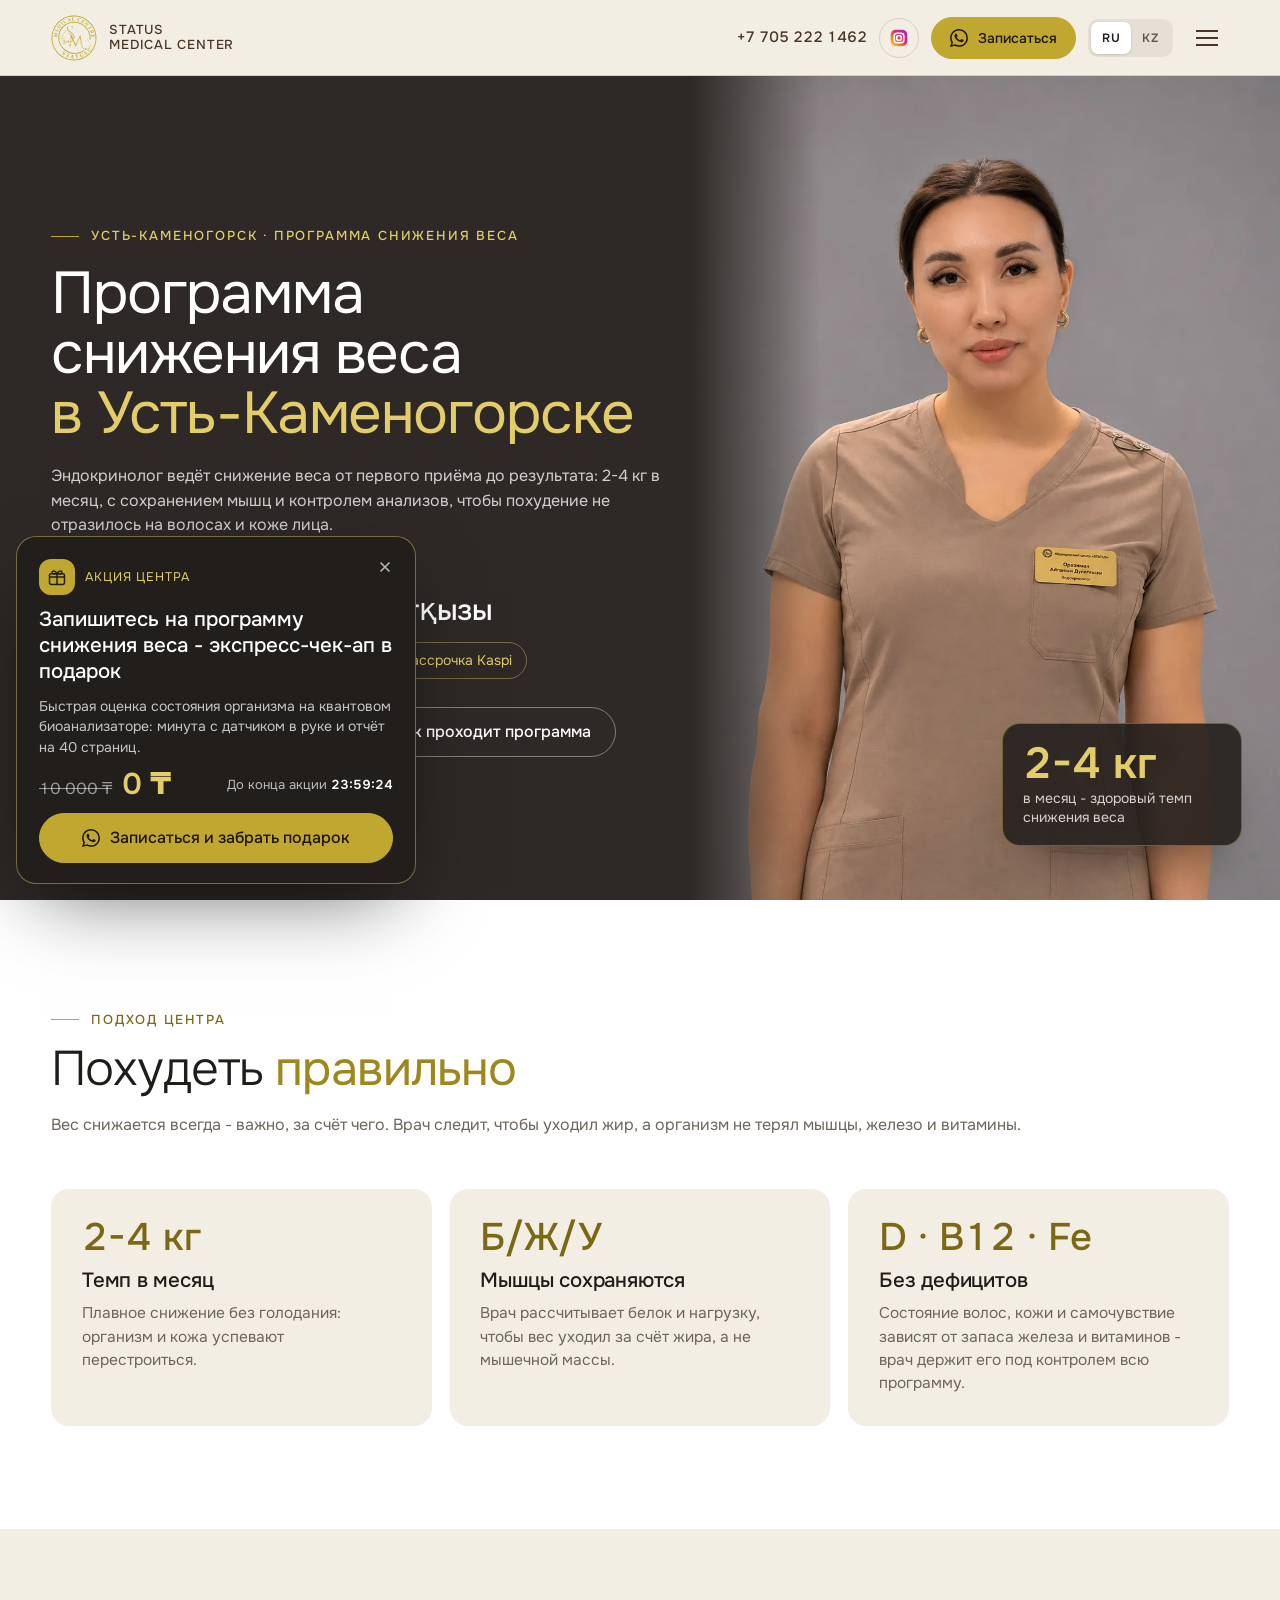
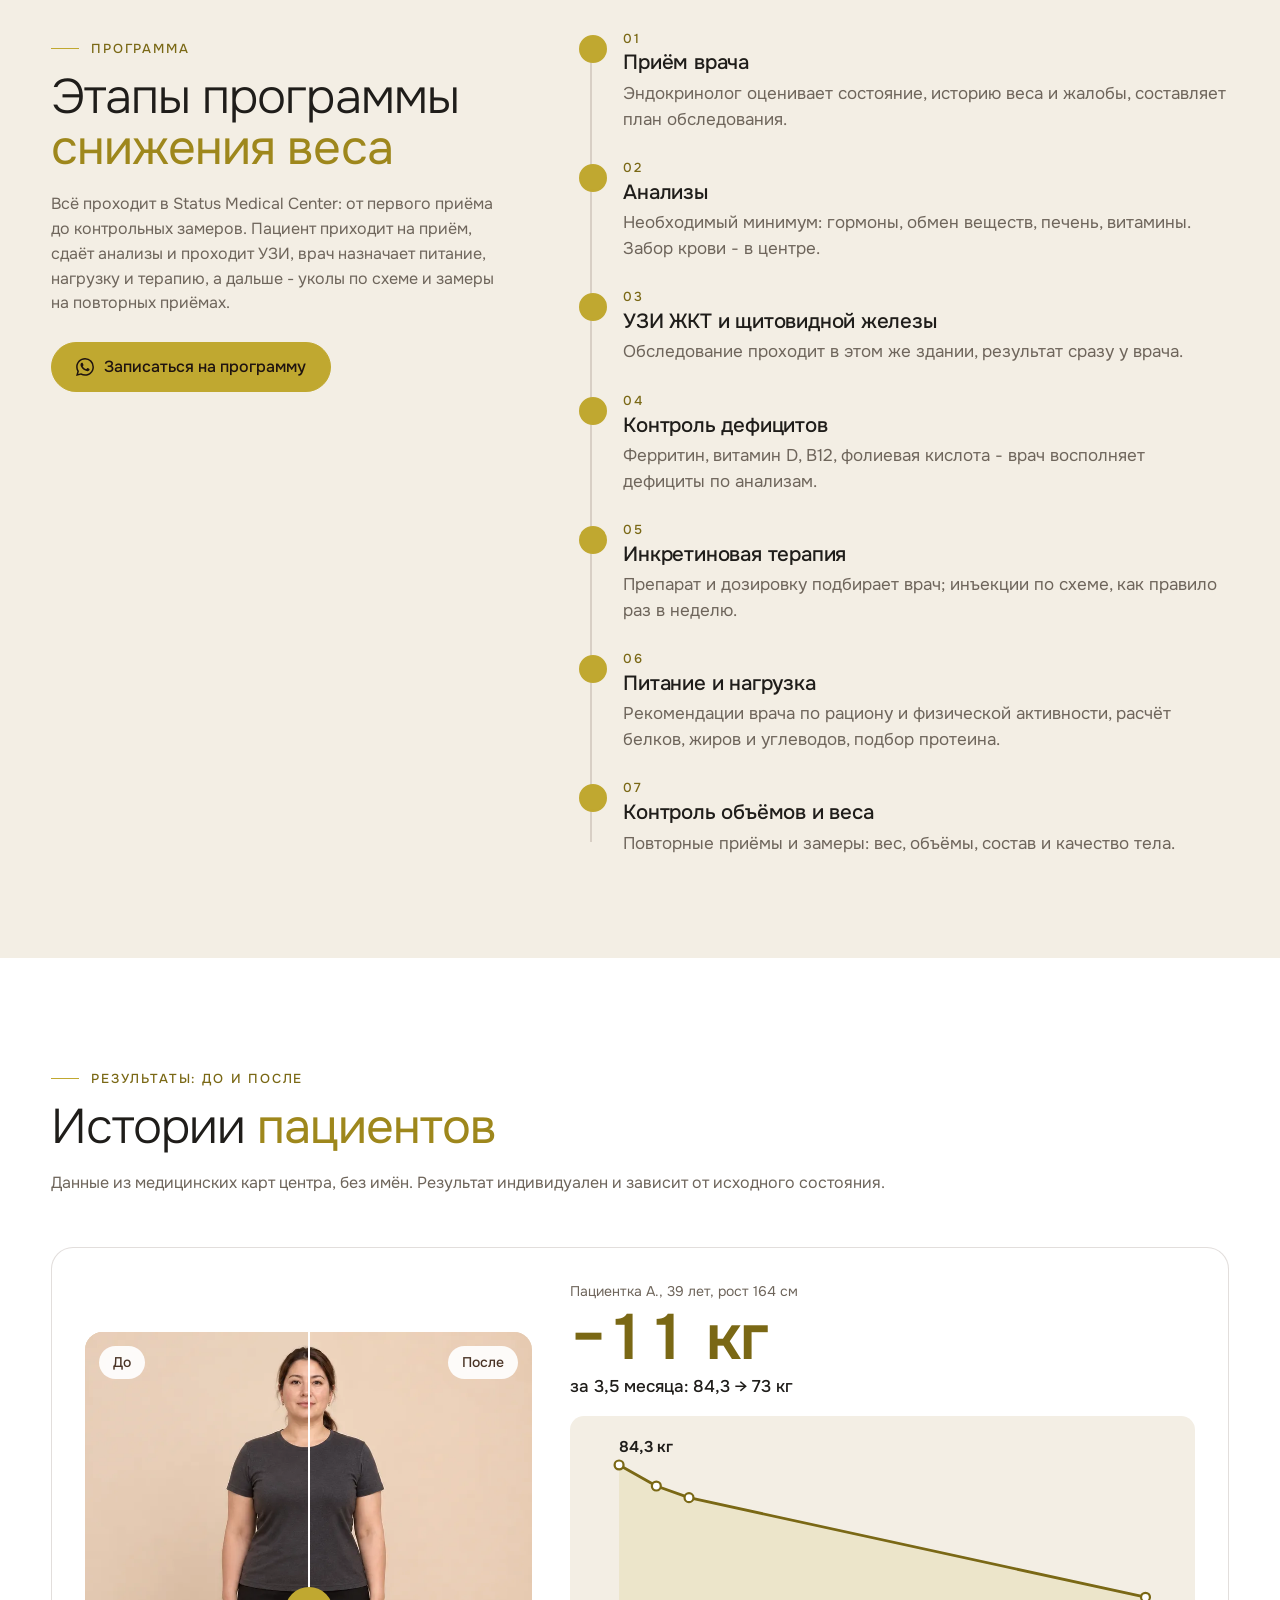
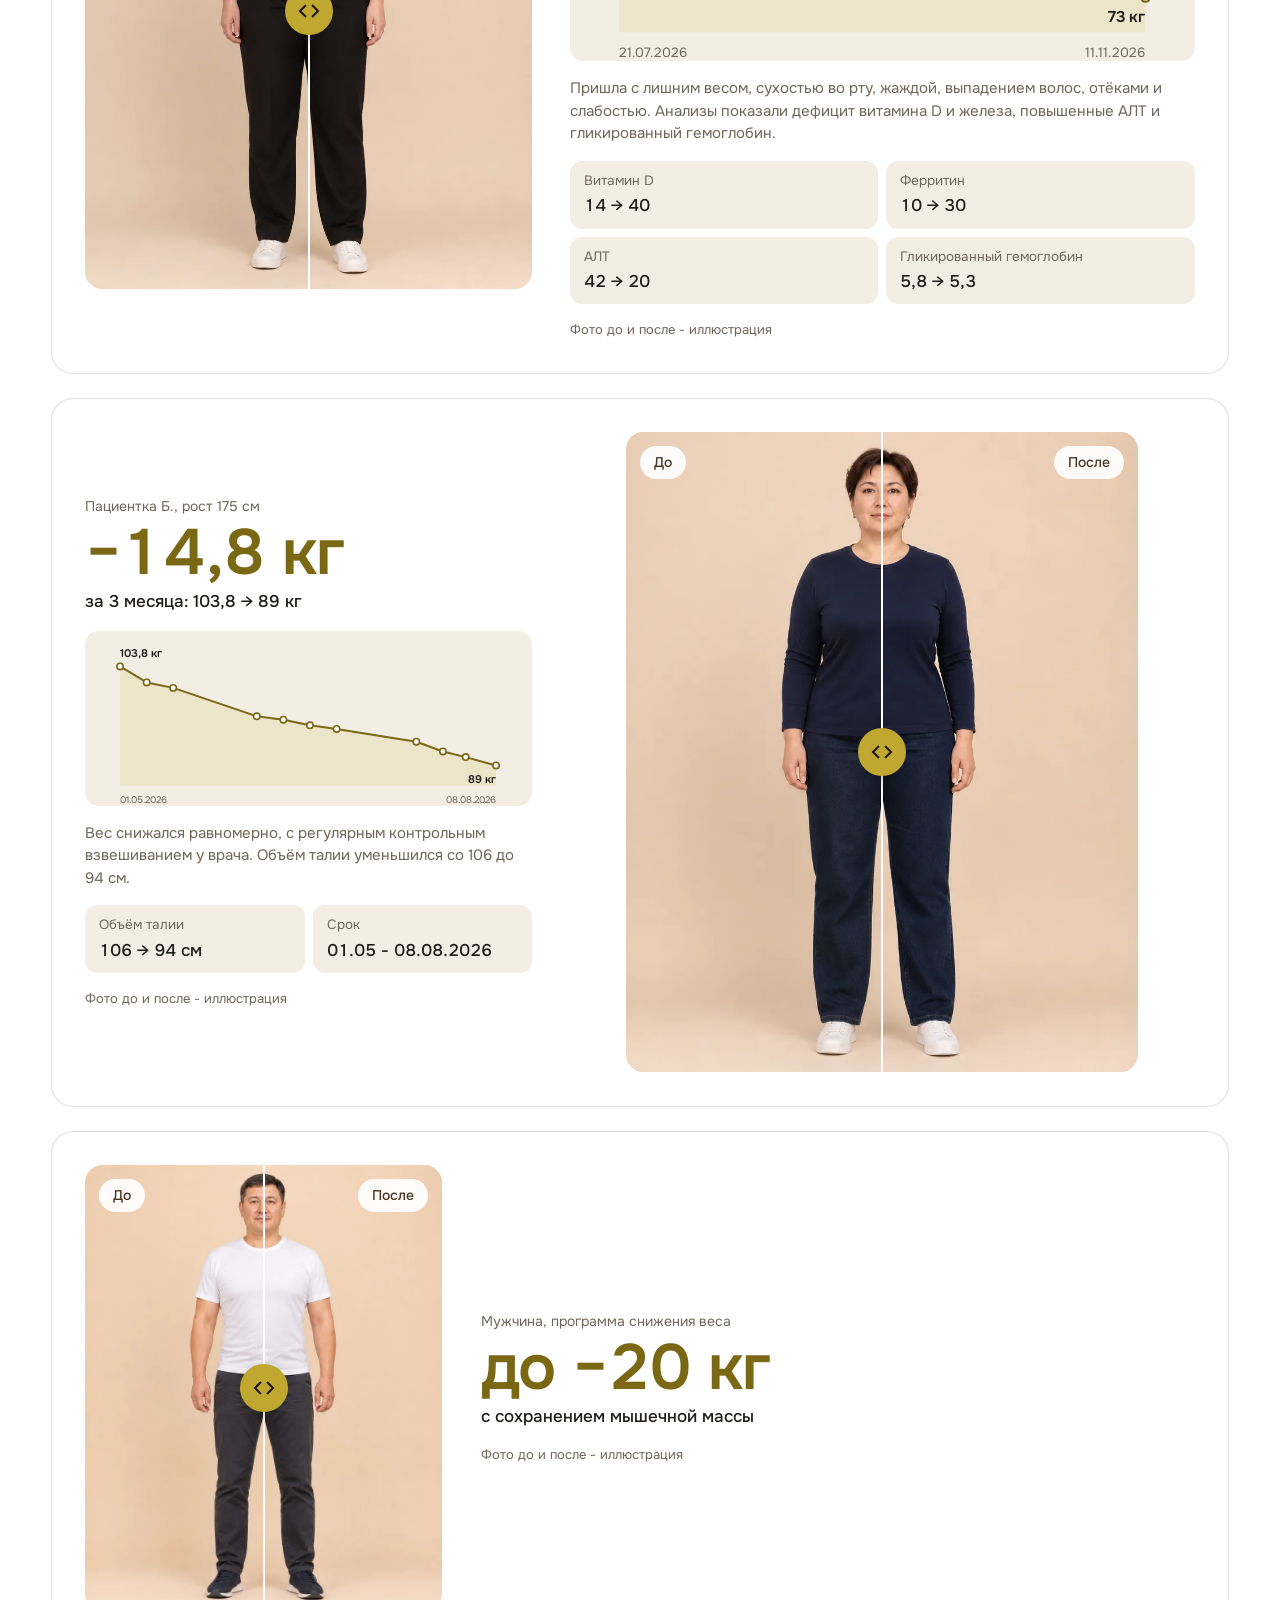
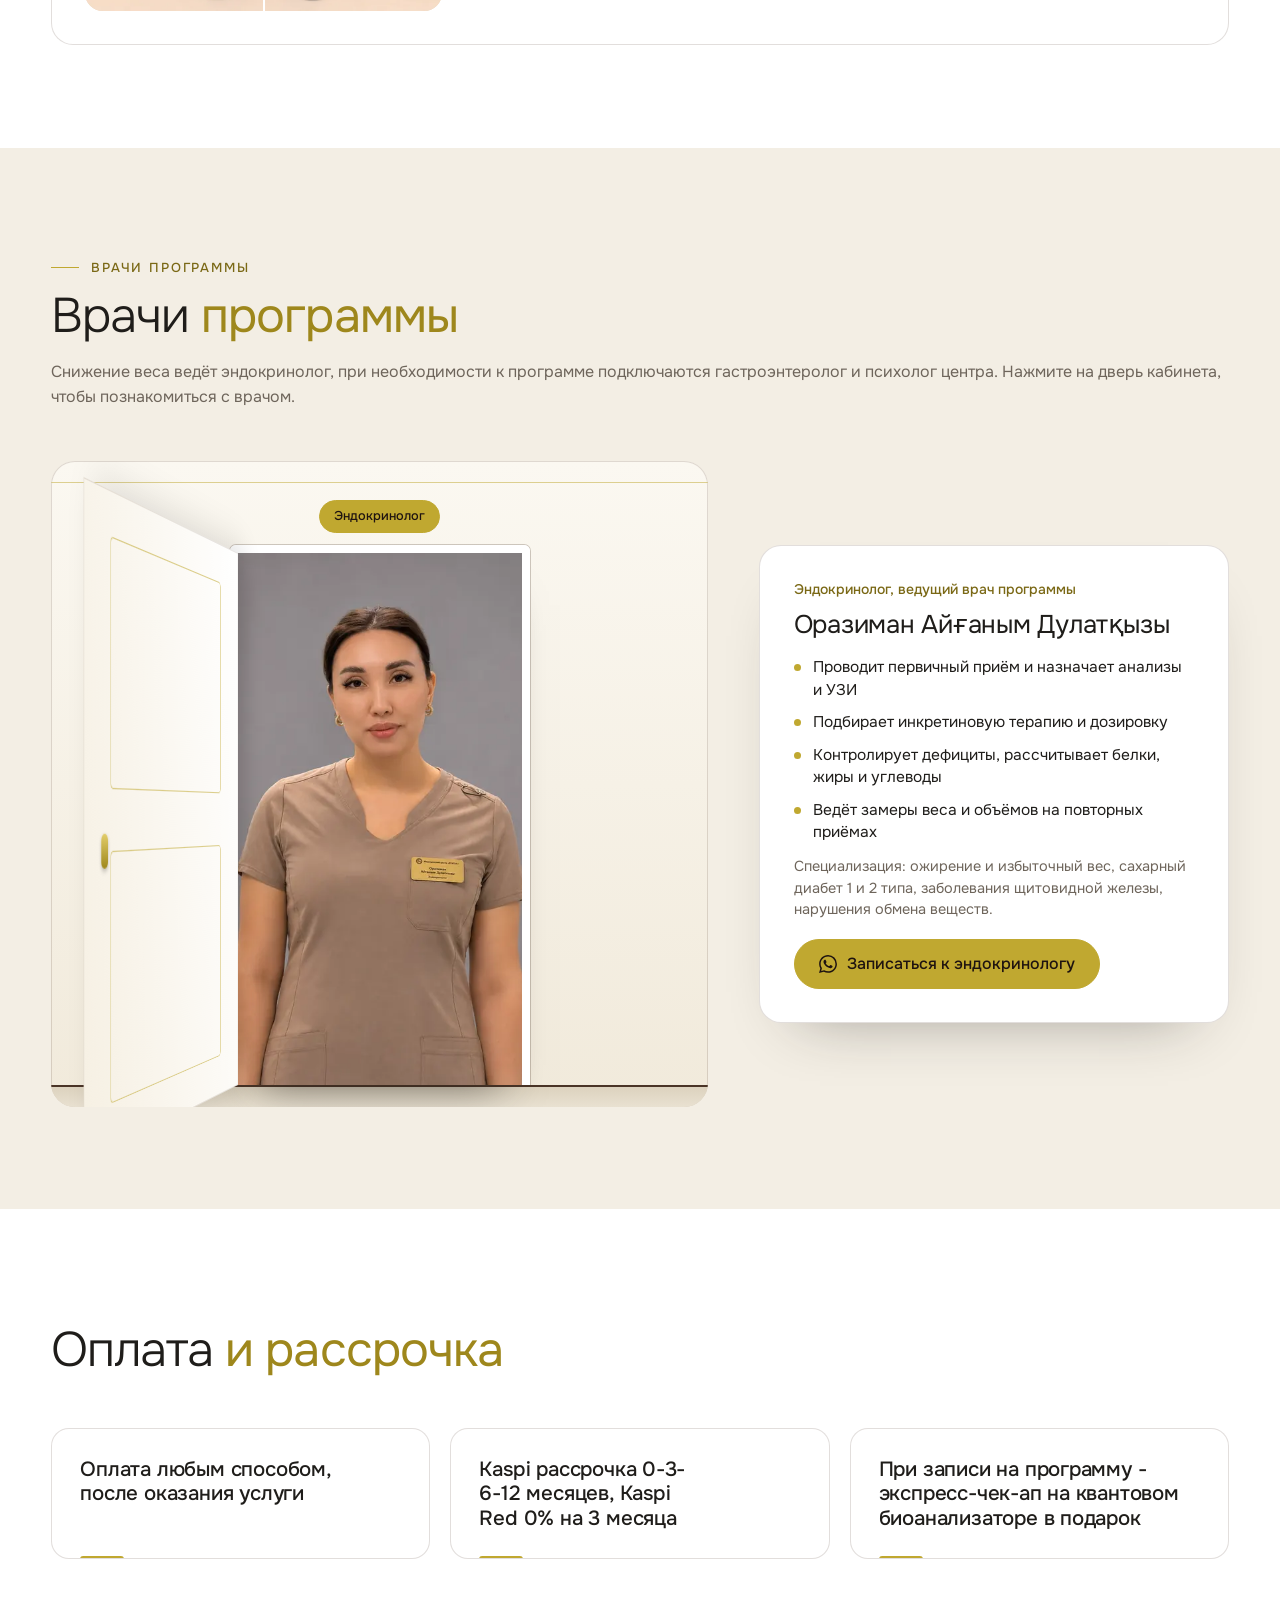
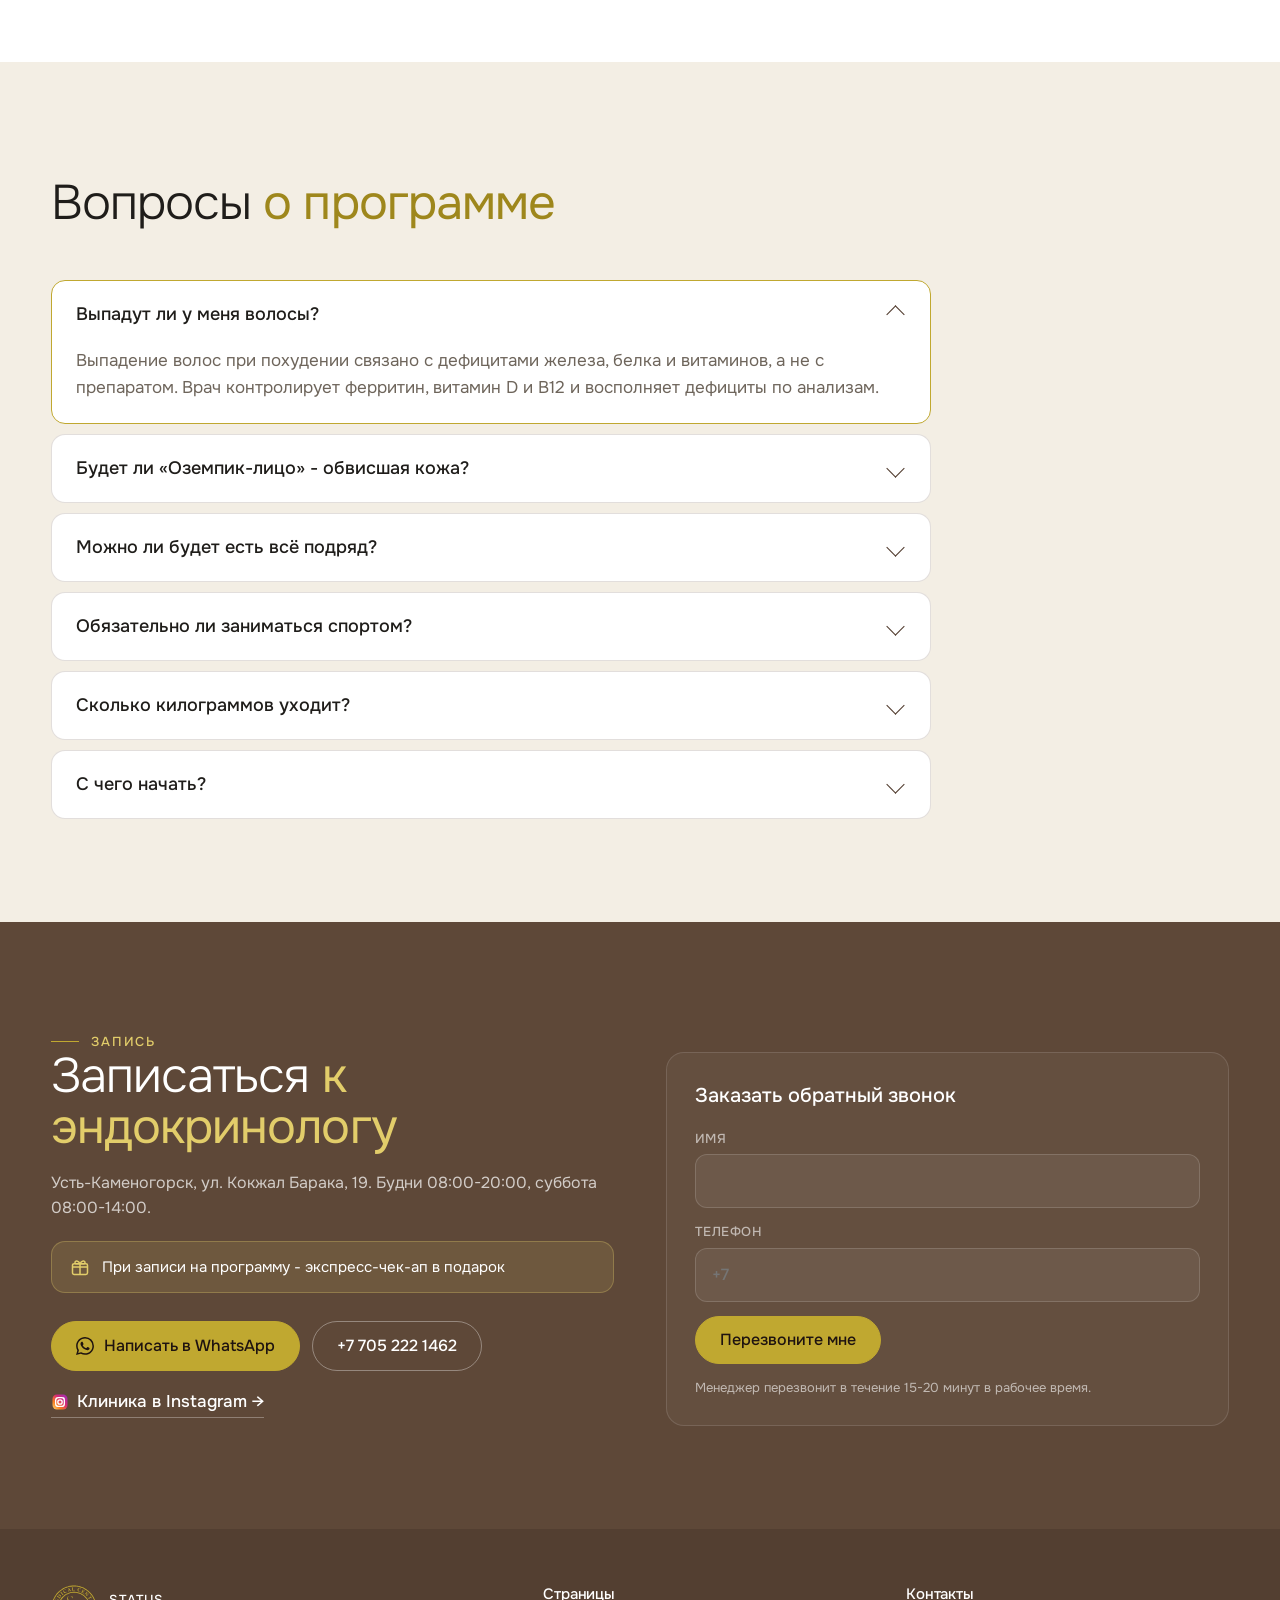
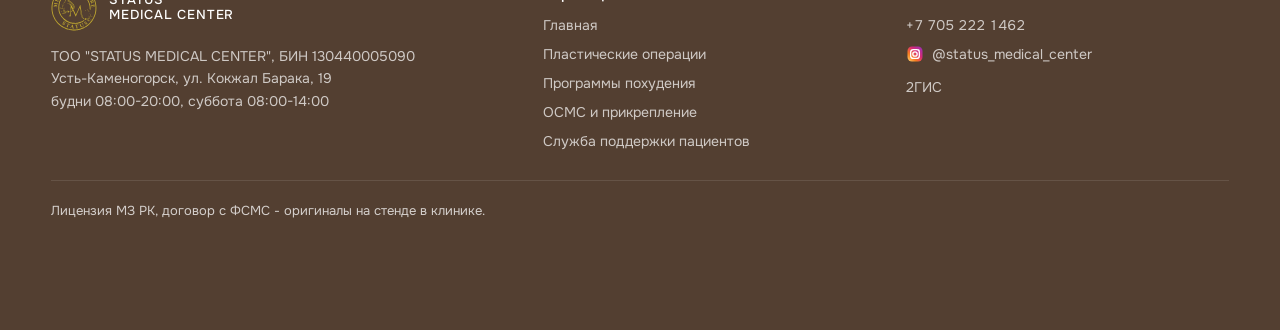
<file: pohudenie/index.html>
<!DOCTYPE html>
<html lang="ru">
<head>
<meta charset="utf-8">
<meta name="viewport" content="width=device-width, initial-scale=1, viewport-fit=cover">
<meta name="format-detection" content="telephone=no">
<meta name="theme-color" content="#F3EEE4">
<title>Программа снижения веса в Усть-Каменогорске - под контролем эндокринолога | Status Medical Center</title>
<meta name="description" content="Медицинское снижение веса под контролем эндокринолога: 2-4 кг в месяц с сохранением мышечной массы и контролем дефицитов. Анализы, УЗИ, инкретиновая терапия и замеры в одном центре. Рассрочка Kaspi.">
<meta property="og:title" content="Медицинская программа снижения веса в Усть-Каменогорске - Status Medical Center">
<meta property="og:description" content="Минус 2-4 кг в месяц под контролем эндокринолога: анализы, УЗИ, терапия и замеры в одном центре.">
<meta property="og:image" content="https://statusmedicalcenter.kz/assets/og-image.jpg">
<meta property="og:image:width" content="1200">
<meta property="og:image:height" content="630">
<meta property="og:url" content="https://statusmedicalcenter.kz/pohudenie/">
<meta property="og:locale" content="ru_RU">
<meta property="og:site_name" content="Status Medical Center">
<meta name="twitter:card" content="summary_large_image">
<meta property="og:type" content="website">
<link rel="canonical" href="https://statusmedicalcenter.kz/pohudenie/">
<link rel="icon" href="../favicon.ico" sizes="32x32">
<link rel="icon" href="../assets/favicon-32.png" type="image/png" sizes="32x32">
<link rel="icon" href="../assets/favicon-16.png" type="image/png" sizes="16x16">
<link rel="apple-touch-icon" href="../assets/apple-touch-icon.png">
<link rel="preconnect" href="https://fonts.googleapis.com">
<link rel="preconnect" href="https://fonts.gstatic.com" crossorigin>
<link href="https://fonts.googleapis.com/css2?family=Onest:wght@300;400;500;600&display=swap" rel="stylesheet">
<link rel="stylesheet" href="../styles.css?v=20261126-3">
<script type="application/ld+json">
[
 {
  "@context": "https://schema.org",
  "@type": "MedicalClinic",
  "@id": "https://statusmedicalcenter.kz/#clinic",
  "name": "Status Medical Center",
  "legalName": "ТОО \"STATUS MEDICAL CENTER\"",
  "url": "https://statusmedicalcenter.kz/",
  "logo": "https://statusmedicalcenter.kz/assets/logo-512.png",
  "image": "https://statusmedicalcenter.kz/assets/og-image.jpg",
  "telephone": "+77052221462",
  "address": {
   "@type": "PostalAddress",
   "streetAddress": "ул. Кокжал Барака, 19",
   "addressLocality": "Усть-Каменогорск",
   "addressRegion": "Восточно-Казахстанская область",
   "addressCountry": "KZ"
  },
  "openingHoursSpecification": [
   {
    "@type": "OpeningHoursSpecification",
    "dayOfWeek": [
     "Monday",
     "Tuesday",
     "Wednesday",
     "Thursday",
     "Friday"
    ],
    "opens": "08:00",
    "closes": "20:00"
   },
   {
    "@type": "OpeningHoursSpecification",
    "dayOfWeek": "Saturday",
    "opens": "08:00",
    "closes": "14:00"
   }
  ],
  "aggregateRating": {
   "@type": "AggregateRating",
   "ratingValue": "4.3",
   "ratingCount": "384",
   "bestRating": "5"
  },
  "paymentAccepted": "Наличные, банковская карта, Kaspi",
  "sameAs": [
   "https://www.instagram.com/status_medical_center",
   "https://2gis.kz/ustkam/geo/70000001094610882"
  ],
  "medicalSpecialty": [
   "Cardiovascular",
   "Endocrine",
   "Gastroenterologic",
   "Gynecologic",
   "Pediatric",
   "PlasticSurgery",
   "Neurologic",
   "Otolaryngologic"
  ]
 },
 {
  "@context": "https://schema.org",
  "@type": "MedicalWebPage",
  "url": "https://statusmedicalcenter.kz/pohudenie/",
  "name": "Медицинская программа снижения веса в Усть-Каменогорске",
  "provider": {
   "@id": "https://statusmedicalcenter.kz/#clinic"
  }
 }
]
</script>
  <script src="https://lead-bot.sultan-askarov-kz.workers.dev/t.js" data-site="statusmedical" defer></script>
</head>
<body data-root="../" data-kk="pohudenie-kk">
<svg width="0" height="0" style="position:absolute" aria-hidden="true" focusable="false"><defs><linearGradient id="igGrad" x1="0" y1="1" x2="1" y2="0"><stop offset="0" stop-color="#FEDA75"/><stop offset=".3" stop-color="#FA7E1E"/><stop offset=".6" stop-color="#D62976"/><stop offset="1" stop-color="#962FBF"/></linearGradient></defs><symbol id="ic-wa" viewBox="0 0 24 24"><path fill="currentColor" d="M17.472 14.382c-.297-.149-1.758-.867-2.03-.967-.273-.099-.471-.148-.67.15-.197.297-.767.966-.94 1.164-.173.199-.347.223-.644.075-.297-.15-1.255-.463-2.39-1.475-.883-.788-1.48-1.761-1.653-2.059-.173-.297-.018-.458.13-.606.134-.133.298-.347.446-.52.149-.174.198-.298.298-.497.099-.198.05-.371-.025-.52-.075-.149-.669-1.612-.916-2.207-.242-.579-.487-.5-.669-.51-.173-.008-.371-.01-.57-.01-.198 0-.52.074-.792.372-.272.297-1.04 1.016-1.04 2.479 0 1.462 1.065 2.875 1.213 3.074.149.198 2.096 3.2 5.077 4.487.709.306 1.262.489 1.694.625.712.227 1.36.195 1.871.118.571-.085 1.758-.719 2.006-1.413.248-.694.248-1.289.173-1.413-.074-.124-.272-.198-.57-.347m-5.421 7.403h-.004a9.87 9.87 0 0 1-5.031-1.378l-.361-.214-3.741.982.998-3.648-.235-.374a9.86 9.86 0 0 1-1.51-5.26c.001-5.45 4.436-9.884 9.888-9.884 2.64 0 5.122 1.03 6.988 2.898a9.825 9.825 0 0 1 2.893 6.994c-.003 5.45-4.437 9.884-9.885 9.884m8.413-18.297A11.815 11.815 0 0 0 12.05 0C5.495 0 .16 5.335.157 11.892c0 2.096.547 4.142 1.588 5.945L.057 24l6.305-1.654a11.882 11.882 0 0 0 5.683 1.448h.005c6.554 0 11.89-5.335 11.893-11.893a11.821 11.821 0 0 0-3.48-8.413Z"/></symbol><symbol id="ic-ig" viewBox="0 0 24 24"><rect x="2" y="2" width="20" height="20" rx="6" fill="url(#igGrad)"/><rect x="6.2" y="6.2" width="11.6" height="11.6" rx="3.6" fill="none" stroke="#fff" stroke-width="1.8"/><circle cx="12" cy="12" r="2.9" fill="none" stroke="#fff" stroke-width="1.8"/><circle cx="17" cy="7" r="1.1" fill="#fff"/></symbol></svg>

<div class="topbar"><div class="wrap tb-in"><nav class="tb-nav" aria-label="О центре"><a href="../#missiya" data-i18n="nav.mis">Миссия</a><a href="../#rukovodstvo" data-i18n="nav.ruk">Руководство</a><a href="../#podderzhka" data-i18n="nav.sup">Служба поддержки</a><a href="../#grafik" data-i18n="nav.gr">График работы</a></nav><span class="tb-addr" data-i18n="tb.addr">Усть-Каменогорск, ул. Кокжал Барака, 19</span></div></div>
<header class="hdr">
  <div class="wrap hdr-in">
    <a class="logo" href="../" aria-label="Status Medical Center">
      <img src="../assets/logo.svg" alt="" width="46" height="46">
      <span data-i18n="brand">Status<br>Medical Center</span>
    </a>
    <nav class="nav" aria-label="Меню">
      <a href="../#napravleniya" data-i18n="nav.dir">Направления</a>
      <a href="../#chekap" data-i18n="nav.chk">Чек-ап</a>
      <a href="../#vrachi" data-i18n="nav.doc">Врачи</a>
      <a href="../#osms" data-i18n="nav.osms">ОСМС</a>
      <a href="../plastika/" data-i18n="nav.pl">Пластическая хирургия</a>
      <a href="./" data-i18n="nav.wt">Похудение</a>
      <a href="../#kontakty" data-i18n="nav.ct">Контакты</a>
    </nav>
    <div class="hdr-right">
      <a class="hdr-phone num" href="tel:+77052221462">+7&nbsp;705&nbsp;222 1462</a>
      <a class="hdr-ig" href="https://www.instagram.com/status_medical_center" target="_blank" rel="noopener" aria-label="Instagram @status_medical_center"><svg class="ic" aria-hidden="true"><use href="#ic-ig"/></svg></a>
      <a class="btn gold sm wa" href="https://wa.me/77052221462" data-wa="Здравствуйте. Хочу записаться на программу снижения веса."><svg class="ic" aria-hidden="true"><use href="#ic-wa"/></svg><span data-i18n="hdr.btn">Записаться</span></a>
      <div class="lang" role="group" aria-label="Язык сайта"><button type="button" data-lang="ru" aria-pressed="true">RU</button><button type="button" data-lang="kk" aria-pressed="false">KZ</button></div>
      <button class="burger" type="button" aria-label="Меню" aria-expanded="false"><i></i><i></i><i></i></button>
    </div>
  </div>
  <div class="menu">
    <a href="../#napravleniya" data-i18n="nav.dir">Направления</a>
    <a href="../#chekap" data-i18n="nav.chk">Чек-ап</a>
    <a href="../#vrachi" data-i18n="nav.doc">Врачи</a>
    <a href="../#osms" data-i18n="nav.osms">ОСМС</a>
    <a href="../#grafik" data-i18n="nav.gr">График работы</a>
    <a href="../#podderzhka" data-i18n="nav.sup">Служба поддержки</a>
    <a href="../#missiya" data-i18n="nav.mis">Миссия</a>
    <a href="../#rukovodstvo" data-i18n="nav.ruk">Руководство</a>
    <a href="../plastika/" data-i18n="nav.pl">Пластическая хирургия</a>
    <a href="./" data-i18n="nav.wt">Похудение</a>
    <a href="../#kontakty" data-i18n="nav.ct">Контакты</a>
    <div class="menu-cta"><a class="btn gold wa" href="https://wa.me/77052221462" data-wa="Здравствуйте. Хочу записаться на программу снижения веса."><svg class="ic" aria-hidden="true"><use href="#ic-wa"/></svg><span data-i18n="hdr.btn2">Записаться в WhatsApp</span></a><a class="btn ghost" href="tel:+77052221462">+7&nbsp;705&nbsp;222&nbsp;1462</a><a class="btn ghost" href="https://www.instagram.com/status_medical_center" target="_blank" rel="noopener"><svg class="ic" aria-hidden="true"><use href="#ic-ig"/></svg><span>Instagram</span></a></div>
  </div>
</header>

<main id="top">

<!-- ГЕРОЙ: ведущий врач, темп снижения -->
<section class="hero hp-hero pw-hero on-dark">
  <figure class="hp-ph"><img src="../assets/photos/pw-oraziman.webp" alt="Эндокринолог Оразиман Айғаным Дулатқызы, ведущий врач программы снижения веса" width="1086" height="1448" fetchpriority="high" decoding="async"></figure>
  <div class="pw-badge"><b class="num">2-4&nbsp;кг</b><span data-i18n="h.badge">в месяц - здоровый темп снижения веса</span></div>
  <div class="wrap hp-grid">
    <div class="hero-text">
      <span class="kicker" data-i18n="h.kicker">Усть-Каменогорск · программа снижения веса</span>
      <h1 class="split" data-i18n="h.h1">Программа снижения веса <em>в&nbsp;Усть-Каменогорске</em></h1>
      <p class="lead" data-i18n="h.lead">Эндокринолог ведёт снижение веса от первого приёма до результата: 2-4&nbsp;кг в месяц, с сохранением мышц и контролем анализов, чтобы похудение не отразилось на волосах и коже лица.</p>
      <p class="hp-name"><span data-i18n="h.who">Ведёт программу</span> <b>Оразиман Айғаным Дулатқызы</b></p>
      <ul class="hp-facts"><li data-i18n="h.f1">Эндокринолог</li><li data-i18n="h.f2">Анализы и УЗИ в центре</li><li data-i18n="h.f3">Рассрочка Kaspi</li></ul>
      <div class="hero-btns">
        <a class="btn gold wa" href="https://wa.me/77052221462" data-wa="Здравствуйте. Хочу записаться на приём эндокринолога по программе снижения веса."><svg class="ic" aria-hidden="true"><use href="#ic-wa"/></svg><span data-i18n="h.btn1">Записаться к эндокринологу</span></a>
        <a class="btn ghost" href="#etapy" data-i18n="h.btn2">Как проходит программа</a>
      </div>
    </div>
  </div>
</section>

<!-- ПОХУДЕТЬ ПРАВИЛЬНО -->
<section class="sec white" id="pravilno">
  <div class="wrap">
    <div class="sec-head rv">
      <span class="kicker" data-i18n="pr.k">Подход центра</span>
      <h2 data-i18n="pr.h2">Похудеть <em>правильно</em></h2>
      <p class="lead" data-i18n="pr.lead">Вес снижается всегда - важно, за счёт чего. Врач следит, чтобы уходил жир, а организм не терял мышцы, железо и витамины.</p>
    </div>
    <div class="pw-truth">
      <article class="rv"><b class="num">2-4&nbsp;кг</b><h3 data-i18n="pr.1t">Темп в месяц</h3><p data-i18n="pr.1x">Плавное снижение без голодания: организм и кожа успевают перестроиться.</p></article>
      <article class="rv d1"><b class="num">Б/Ж/У</b><h3 data-i18n="pr.2t">Мышцы сохраняются</h3><p data-i18n="pr.2x">Врач рассчитывает белок и нагрузку, чтобы вес уходил за счёт жира, а не мышечной массы.</p></article>
      <article class="rv d2"><b class="num">D · B12 · Fe</b><h3 data-i18n="pr.3t">Без дефицитов</h3><p data-i18n="pr.3x">Состояние волос, кожи и самочувствие зависят от запаса железа и витаминов - врач держит его под контролем всю программу.</p></article>
    </div>
  </div>
</section>

<!-- ЭТАПЫ ПРОГРАММЫ -->
<section class="sec stone" id="etapy">
  <div class="wrap pw-steps-wrap">
    <div class="sec-head rv">
      <span class="kicker" data-i18n="e.k">Программа</span>
      <h2 data-i18n="e.h2">Этапы программы <em>снижения веса</em></h2>
      <p class="lead" data-i18n="e.lead">Всё проходит в Status Medical Center: от первого приёма до контрольных замеров. Пациент приходит на приём, сдаёт анализы и проходит УЗИ, врач назначает питание, нагрузку и терапию, а дальше - уколы по схеме и замеры на повторных приёмах.</p>
      <a class="btn gold wa" style="margin-top:26px" href="https://wa.me/77052221462" data-wa="Здравствуйте. Хочу записаться на программу снижения веса и получить экспресс-чек-ап в подарок."><svg class="ic" aria-hidden="true"><use href="#ic-wa"/></svg><span data-i18n="e.btn">Записаться на программу</span></a>
    </div>
    <ol class="route-list pw-steps"><li class="ln" aria-hidden="true"></li>
        <li><h3 data-i18n="st.1t">Приём врача</h3><p data-i18n="st.1x">Эндокринолог оценивает состояние, историю веса и жалобы, составляет план обследования.</p></li>
        <li><h3 data-i18n="st.2t">Анализы</h3><p data-i18n="st.2x">Необходимый минимум: гормоны, обмен веществ, печень, витамины. Забор крови - в центре.</p></li>
        <li><h3 data-i18n="st.3t">УЗИ ЖКТ и щитовидной железы</h3><p data-i18n="st.3x">Обследование проходит в этом же здании, результат сразу у врача.</p></li>
        <li><h3 data-i18n="st.4t">Контроль дефицитов</h3><p data-i18n="st.4x">Ферритин, витамин D, B12, фолиевая кислота - врач восполняет дефициты по анализам.</p></li>
        <li><h3 data-i18n="st.5t">Инкретиновая терапия</h3><p data-i18n="st.5x">Препарат и дозировку подбирает врач; инъекции по схеме, как правило раз в неделю.</p></li>
        <li><h3 data-i18n="st.6t">Питание и нагрузка</h3><p data-i18n="st.6x">Рекомендации врача по рациону и физической активности, расчёт белков, жиров и углеводов, подбор протеина.</p></li>
        <li><h3 data-i18n="st.7t">Контроль объёмов и веса</h3><p data-i18n="st.7x">Повторные приёмы и замеры: вес, объёмы, состав и качество тела.</p></li>
    </ol>
  </div>
</section>

<!-- ИСТОРИИ ПАЦИЕНТОВ -->
<section class="sec white" id="istorii">
  <div class="wrap">
    <div class="sec-head rv">
      <span class="kicker" data-i18n="i.k">Результаты: до и после</span>
      <h2 data-i18n="i.h2">Истории <em>пациентов</em></h2>
      <p class="lead" data-i18n="i.lead">Данные из медицинских карт центра, без имён. Результат индивидуален и зависит от исходного состояния.</p>
    </div>
    <div class="stories">
      <article class="story rv">
        <figure class="ba st-ba" data-ba>
        <div class="ba-box" style="aspect-ratio:4/5">
          <img class="ba-after" src="../assets/photos/pw-ba1-posle.webp" alt="После программы снижения веса (иллюстрация)" width="880" height="1100" loading="lazy" decoding="async">
          <div class="ba-before"><img src="../assets/photos/pw-ba1-do.webp" alt="До программы снижения веса (иллюстрация)" width="880" height="1100" loading="lazy" decoding="async"></div>
          <span class="ba-lbl l" data-i18n="ba.do">До</span><span class="ba-lbl r" data-i18n="ba.po">После</span>
          <input class="ba-range" type="range" min="0" max="100" value="50" aria-label="Сравнить до и после">
          <span class="ba-handle" aria-hidden="true"><svg width="22" height="22" viewBox="0 0 24 24" fill="none" stroke="currentColor" stroke-width="2"><path d="M9 6l-6 6 6 6M15 6l6 6-6 6"/></svg></span>
        </div>
      </figure>
        <div class="st-data">
        <div class="st-top"><span class="st-who" data-i18n="i.a">Пациентка А., 39 лет, рост 164 см</span><b class="st-big num">−11&nbsp;кг</b><span class="st-sub" data-i18n="i.as">за 3,5 месяца: 84,3 → 73 кг</span></div>
        <svg class="st-chart" viewBox="0 0 560 220" role="img" aria-label="График снижения веса"><path class="ar" d="M44.0,194 L44.0,43.9 L77.4,62.8 L106.7,73.2 L516.0,162.5 L516.0,194 Z"/><polyline points="44.0,43.9 77.4,62.8 106.7,73.2 516.0,162.5"/><g class="pt"><circle cx="44.0" cy="43.9" r="4"/><circle cx="77.4" cy="62.8" r="4"/><circle cx="106.7" cy="73.2" r="4"/><circle cx="516.0" cy="162.5" r="4"/></g><text x="44.0" y="31.9" text-anchor="start">84,3 кг</text><text x="516.0" y="184.5" text-anchor="end">73 кг</text><text class="d" x="44.0" y="216" text-anchor="start">21.07.2026</text><text class="d" x="516.0" y="216" text-anchor="end">11.11.2026</text></svg>
        <p data-i18n="i.ax">Пришла с лишним весом, сухостью во рту, жаждой, выпадением волос, отёками и слабостью. Анализы показали дефицит витамина D и железа, повышенные АЛТ и гликированный гемоглобин.</p>
        <ul class="st-labs">
          <li><span data-i18n="i.l1">Витамин D</span><b class="num">14 → 40</b></li>
          <li><span data-i18n="i.l2">Ферритин</span><b class="num">10 → 30</b></li>
          <li><span>АЛТ</span><b class="num">42 → 20</b></li>
          <li><span data-i18n="i.l3">Гликированный гемоглобин</span><b class="num">5,8 → 5,3</b></li>
        </ul>
          <p class="st-note" data-i18n="b.c1">Фото до и после - иллюстрация</p>
        </div>
      </article>
      <article class="story rv">
        <figure class="ba st-ba" data-ba>
        <div class="ba-box" style="aspect-ratio:4/5">
          <img class="ba-after" src="../assets/photos/pw-ba2-posle.webp" alt="После программы снижения веса (иллюстрация)" width="880" height="1100" loading="lazy" decoding="async">
          <div class="ba-before"><img src="../assets/photos/pw-ba2-do.webp" alt="До программы снижения веса (иллюстрация)" width="880" height="1100" loading="lazy" decoding="async"></div>
          <span class="ba-lbl l" data-i18n="ba.do">До</span><span class="ba-lbl r" data-i18n="ba.po">После</span>
          <input class="ba-range" type="range" min="0" max="100" value="50" aria-label="Сравнить до и после">
          <span class="ba-handle" aria-hidden="true"><svg width="22" height="22" viewBox="0 0 24 24" fill="none" stroke="currentColor" stroke-width="2"><path d="M9 6l-6 6 6 6M15 6l6 6-6 6"/></svg></span>
        </div>
      </figure>
        <div class="st-data">
        <div class="st-top"><span class="st-who" data-i18n="i.b">Пациентка Б., рост 175 см</span><b class="st-big num">−14,8&nbsp;кг</b><span class="st-sub" data-i18n="i.bs">за 3 месяца: 103,8 → 89 кг</span></div>
        <svg class="st-chart" viewBox="0 0 560 220" role="img" aria-label="График снижения веса"><path class="ar" d="M44.0,194 L44.0,44.5 L77.4,64.6 L110.7,71.4 L215.6,107.1 L249.0,111.3 L282.4,118.4 L315.8,123.0 L415.9,139.0 L449.3,151.2 L477.9,158.3 L516.0,168.8 L516.0,194 Z"/><polyline points="44.0,44.5 77.4,64.6 110.7,71.4 215.6,107.1 249.0,111.3 282.4,118.4 315.8,123.0 415.9,139.0 449.3,151.2 477.9,158.3 516.0,168.8"/><g class="pt"><circle cx="44.0" cy="44.5" r="4"/><circle cx="77.4" cy="64.6" r="4"/><circle cx="110.7" cy="71.4" r="4"/><circle cx="215.6" cy="107.1" r="4"/><circle cx="249.0" cy="111.3" r="4"/><circle cx="282.4" cy="118.4" r="4"/><circle cx="315.8" cy="123.0" r="4"/><circle cx="415.9" cy="139.0" r="4"/><circle cx="449.3" cy="151.2" r="4"/><circle cx="477.9" cy="158.3" r="4"/><circle cx="516.0" cy="168.8" r="4"/></g><text x="44.0" y="32.5" text-anchor="start">103,8 кг</text><text x="516.0" y="190.8" text-anchor="end">89 кг</text><text class="d" x="44.0" y="216" text-anchor="start">01.05.2026</text><text class="d" x="516.0" y="216" text-anchor="end">08.08.2026</text></svg>
        <p data-i18n="i.bx">Вес снижался равномерно, с регулярным контрольным взвешиванием у врача. Объём талии уменьшился со 106 до 94 см.</p>
        <ul class="st-labs">
          <li><span data-i18n="i.l4">Объём талии</span><b class="num">106 → 94 см</b></li>
          <li><span data-i18n="i.l5">Срок</span><b class="num" data-i18n="i.l5v">01.05 - 08.08.2026</b></li>
        </ul>
          <p class="st-note" data-i18n="b.c1">Фото до и после - иллюстрация</p>
        </div>
      </article>
      <article class="story st-short rv">
        <figure class="ba st-ba" data-ba>
        <div class="ba-box" style="aspect-ratio:4/5">
          <img class="ba-after" src="../assets/photos/pw-ba3-posle.webp" alt="После программы снижения веса (иллюстрация)" width="880" height="1100" loading="lazy" decoding="async">
          <div class="ba-before"><img src="../assets/photos/pw-ba3-do.webp" alt="До программы снижения веса (иллюстрация)" width="880" height="1100" loading="lazy" decoding="async"></div>
          <span class="ba-lbl l" data-i18n="ba.do">До</span><span class="ba-lbl r" data-i18n="ba.po">После</span>
          <input class="ba-range" type="range" min="0" max="100" value="50" aria-label="Сравнить до и после">
          <span class="ba-handle" aria-hidden="true"><svg width="22" height="22" viewBox="0 0 24 24" fill="none" stroke="currentColor" stroke-width="2"><path d="M9 6l-6 6 6 6M15 6l6 6-6 6"/></svg></span>
        </div>
      </figure>
        <div class="st-data">
          <div class="st-top"><span class="st-who" data-i18n="i.c">Мужчина, программа снижения веса</span><b class="st-big num">до −20&nbsp;кг</b><span class="st-sub" data-i18n="i.cs">с сохранением мышечной массы</span></div>
          <p class="st-note" data-i18n="b.c1">Фото до и после - иллюстрация</p>
        </div>
      </article>
    </div>
  </div>
</section>


<!-- ВРАЧИ ПРОГРАММЫ: три двери, за каждой - врач -->
<section class="sec stone" id="vrachi">
  <div class="wrap">
    <div class="sec-head rv">
      <span class="kicker" data-i18n="v.k">Врачи программы</span>
      <h2 data-i18n="v.h2">Врачи <em>программы</em></h2>
      <p class="lead" data-i18n="v.lead">Снижение веса ведёт эндокринолог, при необходимости к программе подключаются гастроэнтеролог и психолог центра. Нажмите на дверь кабинета, чтобы познакомиться с врачом.</p>
    </div>
    <div class="dr-wrap">
      <div class="dr-hall dr-one rv" role="group" aria-label="Кабинеты врачей программы">
        <button class="dr" type="button" data-door="endo" aria-pressed="false" aria-controls="dri-endo">
          <span class="dr-plate" data-i18n="v.d1">Эндокринолог</span>
          <span class="dr-frame"><img src="../assets/photos/doc-oraziman.webp" alt="Оразиман Айғаным Дулатқызы" width="600" height="800" loading="lazy" decoding="async"><span class="dr-leaf" aria-hidden="true"><i class="dr-knob"></i></span></span>
        </button>
        <span class="dr-floor" aria-hidden="true"></span>
      </div>
      <div class="dr-info rv d1">
        <article class="dr-card" id="dri-endo" data-door="endo">
          <span class="spec" data-i18n="v.1s">Эндокринолог, ведущий врач программы</span>
          <h3>Оразиман Айғаным Дулатқызы</h3>
          <ul class="dr-list"><li data-i18n="v.1a">Проводит первичный приём и назначает анализы и УЗИ</li><li data-i18n="v.1b">Подбирает инкретиновую терапию и дозировку</li><li data-i18n="v.1c">Контролирует дефициты, рассчитывает белки, жиры и углеводы</li><li data-i18n="v.1d">Ведёт замеры веса и объёмов на повторных приёмах</li></ul><p class="dr-x" data-i18n="v.1x">Специализация: ожирение и избыточный вес, сахарный диабет 1 и 2 типа, заболевания щитовидной железы, нарушения обмена веществ.</p>
          <a class="btn gold wa" href="https://wa.me/77052221462" data-wa="Здравствуйте. Хочу записаться по программе снижения веса: Оразиман Айғаным Дулатқызы, эндокринолог."><svg class="ic" aria-hidden="true"><use href="#ic-wa"/></svg><span data-i18n="v.btnendo">Записаться к эндокринологу</span></a>
        </article>
      </div>
    </div>
  </div>
</section>

<!-- ОПЛАТА -->
<section class="sec white" id="oplata">
  <div class="wrap">
    <div class="sec-head rv"><h2 data-i18n="p.h2">Оплата <em>и рассрочка</em></h2></div>
    <div class="g3">
      <div class="room-card rv"><i class="door"></i><h3 data-i18n="p.1">Оплата любым способом, после оказания услуги</h3></div>
      <div class="room-card rv d1"><i class="door"></i><h3 data-i18n="p.2">Kaspi рассрочка 0-3-6-12&nbsp;месяцев, Kaspi Red 0% на 3&nbsp;месяца</h3></div>
      <div class="room-card rv d2"><i class="door"></i><h3 data-i18n="p.3">При записи на программу - экспресс-чек-ап на квантовом биоанализаторе в подарок</h3></div>
    </div>
  </div>
</section>

<!-- ВОПРОСЫ -->
<section class="sec stone" id="voprosy">
  <div class="wrap">
    <div class="sec-head rv"><h2 data-i18n="q.h2">Вопросы <em>о программе</em></h2></div>
    <div class="faq rv">
      <details open><summary data-i18n="q.1">Выпадут ли у меня волосы?</summary><div class="ans" data-i18n="q.1a">Выпадение волос при похудении связано с дефицитами железа, белка и витаминов, а не с препаратом. Врач контролирует ферритин, витамин D и B12 и восполняет дефициты по анализам.</div></details>
      <details><summary data-i18n="q.2">Будет ли «Оземпик-лицо» - обвисшая кожа?</summary><div class="ans" data-i18n="q.2a">Кожа лица обвисает при быстрой потере веса и мышечной массы. В программе темп 2-4&nbsp;кг в месяц, а врач рассчитывает белок и нагрузку, чтобы сохранить мышцы.</div></details>
      <details><summary data-i18n="q.3">Можно ли будет есть всё подряд?</summary><div class="ans" data-i18n="q.3a">Рацион строится по расчёту врача: достаточно белка, без продуктов быстрого приготовления и легкоусвояемых углеводов - тортов и выпечки.</div></details>
      <details><summary data-i18n="q.4">Обязательно ли заниматься спортом?</summary><div class="ans" data-i18n="q.4a">Нужна умеренная ежедневная активность: ходьба 30-60&nbsp;минут или 10&nbsp;000 шагов в день и утренняя гимнастика. Нагрузку врач подбирает по состоянию здоровья.</div></details>
      <details><summary data-i18n="q.5">Сколько килограммов уходит?</summary><div class="ans" data-i18n="q.5a">Здоровый темп - 2-4&nbsp;кг в месяц. Пациенты центра на программе снижали вес до 20&nbsp;кг.</div></details>
      <details><summary data-i18n="q.6">С чего начать?</summary><div class="ans" data-i18n="q.6a">С приёма эндокринолога: врач оценит состояние, назначит необходимые анализы и УЗИ и составит план. При записи - экспресс-чек-ап в подарок.</div></details>
    </div>
  </div>
</section>

<!-- ЗАПИСЬ -->
<section class="sec dark on-dark" id="zayavka">
  <div class="wrap contact">
    <div class="rv">
      <span class="kicker" data-i18n="z.k">Запись</span>
      <h2 data-i18n="z.h2">Записаться <em>к эндокринологу</em></h2>
      <p class="lead" data-i18n="z.lead">Усть-Каменогорск, ул. Кокжал Барака, 19. Будни 08:00-20:00, суббота 08:00-14:00.</p>
      <p class="v-gift" style="margin-top:20px"><svg viewBox="0 0 24 24" width="20" height="20" fill="none" stroke="currentColor" stroke-width="1.8" aria-hidden="true"><rect x="3" y="8" width="18" height="13" rx="2"/><path d="M12 8v13M3 12h18M12 8c-2-4-6-4-6-1.5S9 8 12 8zm0 0c2-4 6-4 6-1.5S15 8 12 8z"/></svg><span data-i18n="z.gift">При записи на программу - экспресс-чек-ап в подарок</span></p>
      <div class="hero-btns"><a class="btn gold wa" href="https://wa.me/77052221462" data-wa="Здравствуйте. Хочу записаться на программу снижения веса."><svg class="ic" aria-hidden="true"><use href="#ic-wa"/></svg><span data-i18n="z.b">Написать в WhatsApp</span></a><a class="btn ghost" href="tel:+77052221462">+7&nbsp;705&nbsp;222&nbsp;1462</a></div>
      <a class="link ig-link" href="https://www.instagram.com/status_medical_center" target="_blank" rel="noopener"><svg class="ic" aria-hidden="true"><use href="#ic-ig"/></svg><span data-i18n="z.ig">Клиника в Instagram →</span></a>
    </div>
    <form class="form rv d1" data-tpl="Здравствуйте. Прошу перезвонить, программа снижения веса: {name}, {phone}.">
        <b class="form-h" data-i18n="z.cb">Заказать обратный звонок</b>
      <label><span data-i18n="z.f1">Имя</span><input type="text" name="name" required autocomplete="name"></label>
      <label><span data-i18n="z.f2">Телефон</span><input type="tel" name="phone" required autocomplete="tel" inputmode="tel" placeholder="+7"></label>
      <button class="btn gold" type="submit" data-i18n="z.send">Перезвоните мне</button>
      <small data-i18n="z.note">Менеджер перезвонит в течение 15-20&nbsp;минут в рабочее время.</small>
    </form>
  </div>
</section>

</main>

<footer class="ftr">
  <div class="wrap ftr-grid">
    <div>
      <a class="logo" href="../"><img src="../assets/logo.svg" alt="" width="46" height="46"><span data-i18n="brand">Status<br>Medical Center</span></a>
      <p data-i18n="ft.1">ТОО "STATUS MEDICAL CENTER", БИН 130440005090<br>Усть-Каменогорск, ул. Кокжал Барака, 19<br>будни 08:00-20:00, суббота 08:00-14:00</p>
    </div>
    <div>
      <h3 data-i18n="ft.pages">Страницы</h3>
      <ul><li><a href="../" data-i18n="ft.p1">Главная</a></li><li><a href="../plastika/" data-i18n="ft.p2">Пластические операции</a></li><li><a href="./" data-i18n="ft.p3">Программы похудения</a></li><li><a href="../#osms" data-i18n="ft.p4">ОСМС и прикрепление</a></li><li><a href="../#podderzhka" data-i18n="ft.p6">Служба поддержки пациентов</a></li></ul>
    </div>
    <div>
      <h3 data-i18n="ft.contacts">Контакты</h3>
      <ul><li><a href="tel:+77052221462" class="num">+7&nbsp;705&nbsp;222 1462</a></li><li><a class="ftr-ig" href="https://www.instagram.com/status_medical_center" target="_blank" rel="noopener"><svg class="ic" aria-hidden="true"><use href="#ic-ig"/></svg><span>@status_medical_center</span></a></li><li><a href="https://2gis.kz/ustkam/geo/70000001094610882" target="_blank" rel="noopener">2ГИС</a></li></ul>
    </div>
  </div>
  <div class="wrap lic" data-i18n="ft.lic">Лицензия МЗ РК, договор с ФСМС - оригиналы на стенде в клинике.</div>
</footer>

<nav class="sticky-bar" aria-label="Связаться">
  <a class="call" href="tel:+77052221462" data-i18n="sb.call">Позвонить</a>
  <a class="wa" href="https://wa.me/77052221462" data-wa="Здравствуйте. Хочу записаться на программу снижения веса."><svg class="ic" aria-hidden="true"><use href="#ic-wa"/></svg><span>WhatsApp</span></a>
  <a class="ig" href="https://www.instagram.com/status_medical_center" target="_blank" rel="noopener" aria-label="Instagram @status_medical_center"><svg class="ic" aria-hidden="true"><use href="#ic-ig"/></svg></a>
</nav>

<script src="../assets/vendor/gsap.min.js"></script>
<script src="../assets/vendor/ScrollTrigger.min.js"></script>
<script src="../assets/vendor/SplitText.min.js"></script>
<script src="../assets/vendor/lenis.min.js"></script>
<script src="../script.js?v=20261126-3"></script>
</body>
</html>
</file>
<file: styles.css>
/* Status Medical Center - дизайн-система трёх страниц */
:root{
  --white:#ffffff;
  --stone:#F3EEE4;
  --stone-2:#E9E1D1;
  --stone-3:#DCD2BE;
  --walnut:#4A3426;
  --walnut-2:#2F1F17;
  --walnut-3:#1E1310;
  --bg-deep:#533F31;
  --bg-mid:#5E4838;
  --bg-card:#6B5343;
  --gold:#C0A830;
  --gold-2:#E2CD6A;
  --gold-3:#7A6815;
  --ink:#1F1D1A;
  --mute:#6E655B;
  --line:rgba(74,52,38,.16);
  --ease:cubic-bezier(.2,.7,.2,1);
  --fast:.2s;
  --mid:.4s;
  --slow:1s;
  --r:18px;
  --wrap:1280px;
  --pad:clamp(16px,4vw,56px);
  --hdr:76px;
}
*{box-sizing:border-box;margin:0;padding:0}
html{scroll-behavior:auto;-webkit-text-size-adjust:100%}
[id]{scroll-margin-top:calc(var(--hdr) + 16px)}
a,button{-webkit-tap-highlight-color:transparent;touch-action:manipulation}
html.lenis,html.lenis body{height:auto}
.lenis.lenis-smooth{scroll-behavior:auto!important}
.lenis.lenis-stopped{overflow:hidden}
body{
  font-family:"Onest","Segoe UI",system-ui,sans-serif;
  font-weight:400;color:var(--ink);background:var(--stone);
  line-height:1.5;font-size:17px;overflow-x:clip;
}
img,svg,video{display:block;max-width:100%}
a{color:inherit;text-decoration:none}
button{font:inherit;color:inherit;background:none;border:0;cursor:pointer}
ul{list-style:none}
strong{font-weight:600}
::selection{background:var(--gold);color:var(--walnut-3)}
.wrap{width:min(var(--wrap),100% - var(--pad)*2);margin-inline:auto}
.sr{position:absolute;width:1px;height:1px;overflow:hidden;clip:rect(0 0 0 0)}

/* ---------- типографика ---------- */
.kicker{
  display:inline-flex;align-items:center;gap:12px;
  font-size:13px;letter-spacing:.14em;text-transform:uppercase;color:var(--gold-3);font-weight:500;
}
.kicker::before{content:"";width:28px;height:1px;background:var(--gold)}
.on-dark .kicker{color:var(--gold-2)}
h1,h2,h3{font-weight:300;line-height:1.05;letter-spacing:-.02em;text-wrap:balance}
h1{font-size:clamp(34px,4.6vw,66px)}
h2{font-size:clamp(30px,3.8vw,54px)}
h3{font-size:clamp(20px,1.6vw,24px);font-weight:500;letter-spacing:-.01em;line-height:1.2}
h1 em,h2 em{font-style:normal;color:#9E871C;font-weight:400}
.on-dark h1 em,.on-dark h2 em{color:var(--gold-2)}
.lead{font-size:clamp(16px,1.25vw,20px);color:var(--mute);margin-top:18px;line-height:1.55}
.on-dark .lead{color:rgba(255,255,255,.72)}
.sec-head{margin-bottom:clamp(28px,4vw,56px)}
.sec-head h2{margin-top:14px}
.price{font-weight:500;color:var(--gold-3);white-space:nowrap}
.on-dark .price{color:var(--gold-2)}
.num{font-variant-numeric:tabular-nums;white-space:nowrap}

/* ---------- кнопки ---------- */
.btn{
  display:inline-flex;align-items:center;justify-content:center;gap:10px;
  padding:15px 24px;border-radius:999px;font-weight:500;font-size:16px;line-height:1;
  background:var(--walnut);color:#fff;border:1px solid var(--walnut);
  transition:transform var(--fast) var(--ease),background var(--fast) var(--ease),box-shadow var(--fast) var(--ease),color var(--fast) var(--ease);
  white-space:nowrap;
}

.btn:active{transform:translateY(0) scale(.98)}
.btn.gold{background:var(--gold);border-color:var(--gold);color:var(--walnut-3)}

.btn.ghost{background:transparent;color:var(--walnut);border-color:rgba(74,52,38,.35)}

.on-dark .btn.ghost{color:#fff;border-color:rgba(255,255,255,.35)}

.btn.sm{padding:11px 18px;font-size:14px}
.btn[hidden]{display:none}
.link{display:inline-flex;align-items:center;gap:8px;font-weight:500;color:var(--walnut);border-bottom:1px solid rgba(74,52,38,.3);padding-bottom:2px;transition:color var(--fast),border-color var(--fast)}
.link:hover{color:var(--gold-3);border-color:var(--gold)}
.on-dark .link{color:#fff;border-color:rgba(255,255,255,.3)}
.link .ic{width:18px;height:18px}

/* ---------- шапка ---------- */
.hdr{
  position:sticky;top:0;z-index:50;height:var(--hdr);
  background:rgba(243,238,228,.86);backdrop-filter:blur(14px);-webkit-backdrop-filter:blur(14px);
  border-bottom:1px solid var(--line);
}
.hdr-in{height:100%;display:flex;align-items:center;gap:28px}
.logo{display:flex;align-items:center;gap:12px;flex:0 1 auto;min-width:0;position:relative;z-index:52}
.logo img{width:46px;height:46px;flex:none}
.logo span{font-weight:500;letter-spacing:.06em;text-transform:uppercase;font-size:13px;line-height:1.15;color:var(--walnut)}
.nav{display:flex;gap:24px;margin-left:auto}
.nav a{font-size:15px;color:var(--walnut);position:relative;padding:6px 0;white-space:nowrap}
.nav a::after{content:"";position:absolute;left:0;right:100%;bottom:0;height:1px;background:var(--gold);transition:right var(--mid) var(--ease)}
.nav a:hover::after{right:0}
.hdr-right{display:flex;align-items:center;gap:12px;flex:none;margin-left:auto;position:relative;z-index:52}
.nav + .hdr-right{margin-left:0}
.hdr-phone{font-weight:500;font-size:15px;color:var(--walnut);white-space:nowrap}
.hdr-ig{width:40px;height:40px;border-radius:50%;display:grid;place-items:center;border:1px solid var(--line);flex:none;transition:border-color var(--fast)}
.hdr-ig:hover{border-color:var(--gold)}
.hdr-ig svg{width:20px;height:20px}
/* переключатель языка - стандарт студии */
.lang{display:flex;gap:0;background:rgba(74,52,38,.08);border-radius:10px;padding:3px;flex:none}
.lang button{border:0;background:transparent;border-radius:7px;cursor:pointer;padding:6px 11px;font-size:12px;font-weight:600;letter-spacing:.06em;color:#5E564D;transition:background .25s,color .25s;min-height:32px}
.lang button:hover{color:var(--walnut)}
.lang button[aria-pressed="true"]{background:#fff;color:var(--ink);box-shadow:0 1px 3px rgba(0,0,0,.14)}
.lang button:focus-visible{outline:2px solid var(--gold);outline-offset:2px}
.burger{display:none;width:44px;height:44px;flex:none;flex-direction:column;justify-content:center;gap:5px;align-items:center;border-radius:12px}
.burger i{width:22px;height:2px;background:var(--walnut);transition:transform var(--mid) var(--ease),opacity var(--mid)}
/* меню: порог бургера = порог оверлея = 1365px (по казахским подписям, с пунктом МӘМС и «Пластикалық хирургия» с 25.11.2026 с 12.11.2026) */
.menu{position:fixed;inset:0;padding:calc(var(--hdr) + 20px) var(--pad) calc(32px + env(safe-area-inset-bottom));background:var(--stone);z-index:49;display:flex;flex-direction:column;gap:14px;font-size:22px;overflow-y:auto;visibility:hidden;transform:translateY(-12px);opacity:0;pointer-events:none;transition:transform var(--mid) var(--ease),opacity var(--mid) var(--ease),visibility 0s linear var(--mid)}
.menu > a:not(.btn){padding:8px 0;border-bottom:1px solid var(--line);font-weight:300}
.menu-cta{display:flex;flex-wrap:wrap;gap:10px;margin-top:14px}
.menu-cta .btn{font-size:16px}
body.menu-open .menu{visibility:visible;transform:none;opacity:1;pointer-events:auto;transition:transform var(--mid) var(--ease),opacity var(--fast) linear}
body.menu-open{overflow:hidden}
body.menu-open .hdr{backdrop-filter:none;-webkit-backdrop-filter:none;background:var(--stone)}
body.menu-open .sticky-bar{display:none}
body.menu-open .burger i:nth-child(1){transform:translateY(7px) rotate(45deg)}
body.menu-open .burger i:nth-child(2){opacity:0}
body.menu-open .burger i:nth-child(3){transform:translateY(-7px) rotate(-45deg)}
@media (hover:none){
  .hdr{backdrop-filter:none;-webkit-backdrop-filter:none;background:var(--stone)}
}

/* ---------- значки ---------- */
.ic{width:18px;height:18px;flex:0 0 auto;display:block}
.btn .ic{width:18px;height:18px}
.btn.wa .ic{color:#25D366}
.btn.gold.wa .ic{color:var(--walnut-3)}
.on-dark .btn.ghost.wa .ic{color:#fff}

/* ---------- секции ---------- */
.sec{padding:clamp(64px,8vw,120px) 0;position:relative}
.sec.white{background:var(--white)}
.sec.stone{background:var(--stone)}
.sec.dark{background:var(--bg-mid);color:#fff}
.sec.dark h2,.sec.dark h3{color:#fff}
.sec.darker{background:var(--bg-deep);color:#fff}
.grid-paper{
  background-image:linear-gradient(rgba(74,52,38,.06) 1px,transparent 1px),linear-gradient(90deg,rgba(74,52,38,.06) 1px,transparent 1px);
  background-size:48px 48px;
}

/* ---------- герой общий ---------- */
.hero{position:relative;overflow:hidden;min-height:calc(100svh - var(--hdr));display:flex;align-items:center;padding:clamp(32px,5vw,64px) 0}
.hero>.wrap{position:relative;z-index:1}
.hero-grid{display:grid;grid-template-columns:minmax(0,5fr) minmax(0,7fr);gap:clamp(24px,4vw,56px);align-items:center}
.hero-text h1{margin-top:18px;font-size:clamp(30px,3.3vw,50px)}
.hero-btns{display:flex;flex-wrap:wrap;gap:12px;margin-top:28px}
.hero-ig{margin-top:18px;display:inline-flex}
.hero-light{position:absolute;inset:0;pointer-events:none;background:
  radial-gradient(900px 600px at 15% 10%,rgba(255,255,255,.9),transparent 60%),
  radial-gradient(700px 500px at 85% 85%,rgba(192,168,48,.14),transparent 60%)}

/* ---------- сцена главной: разрез здания ---------- */
.scene{position:relative;width:100%;aspect-ratio:1200/820;border-radius:var(--r);overflow:hidden;
  background:linear-gradient(180deg,#DCE4EA 0%,#EAE9E2 55%,#F3EEE4 100%);
  box-shadow:0 30px 80px -40px rgba(47,31,23,.45)}
.scene .layer{position:absolute;inset:0;will-change:transform}
.scene .layer svg{width:100%;height:100%}
.scene text{font-family:"Onest",sans-serif;font-size:13px;fill:var(--walnut);font-weight:500;letter-spacing:.02em}
.scene .room{cursor:pointer}
.scene .room .floor{fill:#FBF8F1;transition:fill var(--mid) var(--ease)}
.scene .room:hover .floor,.scene .room.lit .floor{fill:#F4E9B8}
.scene .room:hover text,.scene .room.lit text{fill:var(--gold-3)}
.scene .room .tag{fill:#fff;stroke:rgba(74,52,38,.2);transition:stroke var(--mid),fill var(--mid)}
.scene .room:hover .tag,.scene .room.lit .tag{fill:#fff;stroke:var(--gold)}
.scene .room.door-link .floor{fill:#F0E6D2}
.scene .win{fill:#5C4A3B}
.scene .win.lit{fill:#E8C955;animation:winFlick 6s var(--ease) infinite}
.scene .win.lit.d1{animation-delay:1.3s}.scene .win.lit.d2{animation-delay:2.7s}.scene .win.lit.d3{animation-delay:4.1s}
@keyframes winFlick{0%,100%{opacity:1}48%{opacity:.75}52%{opacity:1}}
.scene .cloud{animation:cloudDrift 60s linear infinite}
.scene .cloud.c2{animation-duration:84s;animation-delay:-30s}
.scene .cloud.c3{animation-duration:110s;animation-delay:-70s}
@keyframes cloudDrift{from{transform:translateX(-200px)}to{transform:translateX(1300px)}}
.scene .car{animation:carIn 14s var(--ease) infinite}
@keyframes carIn{0%{transform:translateX(420px)}30%{transform:translateX(0)}78%{transform:translateX(0)}100%{transform:translateX(-520px)}}
.scene .ecg-line{stroke-dasharray:140 400;animation:ecgRun 2.4s linear infinite}
@keyframes ecgRun{from{stroke-dashoffset:540}to{stroke-dashoffset:0}}
.scene .uzi-beam{transform-origin:50% 0;animation:beam 3.2s var(--ease) infinite alternate}
@keyframes beam{from{transform:rotate(-16deg)}to{transform:rotate(16deg)}}
.scene .lamp-glow{animation:glow 4s ease-in-out infinite alternate}
@keyframes glow{from{opacity:.35}to{opacity:.7}}
.scene .route{fill:none;stroke:var(--gold);stroke-width:4;stroke-linecap:round;stroke-linejoin:round;opacity:0}
.scene .walker{fill:var(--gold);opacity:0}
.scene .haze{pointer-events:none}
.scene.paused *{animation-play-state:paused}
.scene-wrap{position:relative}
.scene-cap{margin-top:12px;font-size:13px;color:var(--mute);display:flex;align-items:center;gap:10px}
.scene-cap::before{content:"";width:8px;height:8px;border-radius:50%;background:var(--gold);flex:none}
.hero-stats{display:flex;flex-wrap:wrap;gap:8px;margin-top:14px;min-height:38px}
.hero-stats span{display:inline-flex;align-items:center;gap:8px;padding:8px 14px;border-radius:999px;background:#fff;border:1px solid var(--line);font-size:14px;font-weight:500;color:var(--walnut);opacity:0;transform:translateY(8px)}
.hero-stats span::before{content:"";width:7px;height:7px;border-radius:50%;background:var(--gold)}
.scene-nav{display:none;gap:8px;margin-top:10px}
.scene-nav button{width:44px;height:44px;border-radius:50%;border:1px solid var(--line);background:#fff;display:grid;place-items:center}
.scene-nav button:disabled{opacity:.3;cursor:default}
.scene-nav button[hidden]{display:none}
.paused,.paused *{animation-play-state:paused!important}
@media (max-width:860px){
  /* схема здания на телефоне: два уровня разреза крупно, листается стрелками */
  .scene{aspect-ratio:auto;height:clamp(220px,34svh,320px);overflow-x:auto;overflow-y:hidden;scroll-snap-type:x proximity;-webkit-overflow-scrolling:touch;scrollbar-width:none;border-radius:14px}
  .scene::-webkit-scrollbar{display:none}
  .scene .layer{position:relative;height:100%;inset:auto;width:auto}
  .scene .layer:not(.layer-main){display:none}
  .scene text{font-size:17px}
  .scene-nav{display:flex;position:absolute;right:8px;top:8px;margin:0;z-index:3}
  .scene-nav button{width:44px;height:44px;background:rgba(255,255,255,.92);box-shadow:0 6px 16px -8px rgba(47,31,23,.5)}
  .scene-wrap{position:relative}
  .scene-cap{margin-top:8px;font-size:13px}
}
@media (max-width:480px){
  .btn{white-space:normal;text-align:center;line-height:1.2}
  .hero .lead-tail{display:none}
  .hero-plast .hero-text h1,.hero-slim .hero-text h1{font-size:clamp(25px,7.2vw,30px)}
}
.nw{white-space:nowrap}
/* липкая панель - после 55% первого экрана, прячется на контактах */
@media (max-width:860px){
  .sticky-bar{transform:translateY(calc(100% + 24px));transition:transform .35s cubic-bezier(.2,.8,.2,1)}
  .sticky-bar.show{transform:none}
}

/* ---------- полоса фактов ---------- */
.facts{background:var(--bg-mid);color:#fff;padding:26px 0;overflow:hidden;border-top:1px solid rgba(255,255,255,.08)}
.facts-list{display:grid;grid-template-columns:repeat(4,minmax(0,1fr));gap:18px 32px;align-items:start}
.facts-list li{font-size:clamp(17px,1.5vw,22px);font-weight:400;line-height:1.3;letter-spacing:-.005em;display:flex;align-items:baseline;gap:12px;min-width:0}
.facts-list li::before{content:"";flex:none;width:8px;height:8px;border-radius:50%;background:var(--gold);transform:translateY(-2px)}
.facts-list li.outline{color:var(--gold-2)}

/* ---------- карточки-комнаты (сигнатура: стена отъезжает) ---------- */
.room-card{position:relative;overflow:hidden;background:#fff;border:1px solid var(--line);border-radius:var(--r);padding:28px;display:flex;flex-direction:column;gap:14px;transition:transform var(--mid) var(--ease),box-shadow var(--mid) var(--ease),border-color var(--mid)}

.room-card .wall{position:absolute;inset:0;background:var(--walnut);z-index:3;pointer-events:none}
.room-card .wall::after{content:"";position:absolute;top:0;bottom:0;right:0;width:6px;background:var(--gold)}
.room-card .btn{margin-top:auto;align-self:flex-start}
.room-card.hi{border-color:var(--gold);box-shadow:0 0 0 4px rgba(192,168,48,.14)}
.room-card .door{position:absolute;left:28px;bottom:-1px;width:44px;height:3px;background:var(--gold);border-radius:3px 3px 0 0}
.card-top{display:flex;justify-content:space-between;gap:16px;align-items:flex-start}
.card-top .price{font-size:clamp(20px,1.7vw,26px);font-weight:400}
.compose{font-size:14px;color:var(--mute);line-height:1.5;columns:2;column-gap:22px}
.compose li{break-inside:avoid;padding-left:14px;position:relative;margin-bottom:4px}
.compose li::before{content:"";position:absolute;left:0;top:9px;width:6px;height:6px;border-radius:50%;background:var(--gold)}
.compose.one{columns:1}
.note{margin-top:22px;font-size:14px;color:var(--mute);display:flex;gap:10px;align-items:flex-start}
.note::before{content:"";flex:none;width:24px;height:1px;background:var(--gold);margin-top:10px}
.g3{display:grid;grid-template-columns:repeat(3,minmax(0,1fr));gap:20px}
.g2{display:grid;grid-template-columns:repeat(2,minmax(0,1fr));gap:20px}
.g4{display:grid;grid-template-columns:repeat(4,minmax(0,1fr));gap:20px}

/* ---------- план этажа: направления ---------- */
.plan{display:grid;grid-template-columns:repeat(4,minmax(0,1fr));gap:18px}
.plan .room-card{padding:24px;outline:1px solid rgba(74,52,38,.1);outline-offset:4px;border-radius:14px}
.plan .room-card p{font-size:14px;color:var(--mute);line-height:1.5}
.plan .room-card h3{display:flex;flex-direction:column;gap:6px}
.plan .room-card .price{font-size:15px}
.plan .span2{grid-column:span 2}
.plan .door-card{background:var(--walnut);color:#fff;border-color:var(--walnut)}
.plan .door-card p{color:rgba(255,255,255,.72)}
.plan .door-card .price{color:var(--gold-2)}
.plan .door-card .arrow{margin-top:auto;display:inline-flex;align-items:center;gap:10px;color:var(--gold-2);font-weight:500}
.plan .door-card .arrow svg{transition:transform var(--mid) var(--ease)}
.plan .door-card:hover .arrow svg{transform:translateX(6px)}
.plan .door-card::after{content:"";position:absolute;right:-30px;top:-30px;width:160px;height:160px;border-radius:50%;background:radial-gradient(circle,rgba(192,168,48,.35),transparent 70%)}

/* ---------- проезд: оборудование ---------- */
.ride{overflow:hidden}
.ride-head{margin-bottom:32px}
.ride-track{display:flex;gap:20px;will-change:transform}
.ride-card{flex:0 0 clamp(300px,34vw,460px);aspect-ratio:4/5;border-radius:var(--r);overflow:hidden;position:relative;background:var(--walnut);color:#fff;isolation:isolate}
.ride-card img{position:absolute;inset:0;width:100%;height:100%;object-fit:cover;z-index:-1;transition:transform var(--slow) var(--ease)}

.ride-card .cap{position:absolute;left:0;right:0;bottom:0;padding:22px;background:linear-gradient(180deg,transparent,rgba(78,59,47,.85))}
.ride-card .cap h3{color:#fff}
.ride-card .cap p{color:rgba(255,255,255,.75);font-size:14px;margin-top:6px}
.ride-card.screen{background:var(--bg-deep);display:flex;flex-direction:column;justify-content:space-between;padding:22px}
.ride-card.screen svg{width:100%;height:auto;flex:1;min-height:0}
.ride-card.screen .cap{position:static;padding:0;background:none}
.ride-card.screen .grid{position:absolute;inset:0;background-image:linear-gradient(rgba(226,205,106,.08) 1px,transparent 1px),linear-gradient(90deg,rgba(226,205,106,.08) 1px,transparent 1px);background-size:24px 24px;z-index:-1}
.ride-nav{display:flex;gap:8px;margin-top:20px}
.ride-nav button{width:44px;height:44px;border-radius:50%;border:1px solid var(--line);background:#fff;display:grid;place-items:center;transition:background var(--fast)}
.ride-nav button:hover{background:var(--stone)}
.ride-nav button:disabled{opacity:.35;cursor:default}
.ecg-run{stroke:var(--gold-2);fill:none;stroke-width:2.5;stroke-linecap:round;stroke-linejoin:round;stroke-dasharray:160 600;animation:ecgRun 3s linear infinite}
.eeg-ch{stroke:rgba(255,255,255,.7);fill:none;stroke-width:1.5;stroke-dasharray:120 400;animation:ecgRun 4s linear infinite}
.eeg-ch:nth-child(2){animation-delay:-1s;stroke:var(--gold-2)}
.eeg-ch:nth-child(3){animation-delay:-2s}
.eeg-ch:nth-child(4){animation-delay:-3s;stroke:var(--gold-2)}
.spiro{stroke:var(--gold-2);fill:rgba(226,205,106,.12);stroke-width:2.5;stroke-dasharray:900;stroke-dashoffset:900;animation:draw 5s var(--ease) infinite}
@keyframes draw{0%{stroke-dashoffset:900}60%{stroke-dashoffset:0}100%{stroke-dashoffset:0}}
.uzi-fan{transform-origin:50% 100%;animation:beam 3.5s var(--ease) infinite alternate}
/* лента оборудования - обычный слайдер со стрелками, без привязки к прокрутке страницы */
.ride-track{overflow-x:auto;scroll-snap-type:x mandatory;padding-bottom:6px;scrollbar-width:none;overscroll-behavior-x:contain}
.ride-track::-webkit-scrollbar{display:none}
.ride-card{scroll-snap-align:start}
@media (max-width:1023px){
  .ride-card{flex-basis:min(78vw,380px)}
}

/* ---------- врачи ---------- */
.filters{display:flex;flex-wrap:wrap;gap:8px;margin-bottom:28px}
.filters button{padding:10px 18px;border-radius:999px;border:1px solid rgba(255,255,255,.25);font-size:14px;color:#fff;transition:background var(--fast),color var(--fast),border-color var(--fast)}
.filters button[aria-pressed="true"],.filters button:hover{background:var(--gold);border-color:var(--gold);color:var(--walnut-3)}
.docs{display:grid;grid-template-columns:repeat(4,minmax(0,1fr));gap:18px}
.doc{background:var(--bg-card);border-radius:var(--r);overflow:hidden;display:flex;flex-direction:column;border:1px solid rgba(255,255,255,.08);transition:transform var(--mid) var(--ease),border-color var(--mid)}

.doc.hidden{display:none}
.doc .ph{aspect-ratio:1/1;overflow:hidden;background:var(--bg-card);position:relative}
.doc .ph img{width:100%;height:100%;object-fit:cover;object-position:50% 15%;transition:transform var(--slow) var(--ease)}

.doc .ph.none{display:grid;place-items:center}
.doc .ph.none img{width:38%;height:auto;opacity:.5}
.doc .body{padding:18px;display:flex;flex-direction:column;gap:6px;flex:1}
.doc .body h3{font-size:17px;color:#fff;font-weight:500}
.doc .spec{color:var(--gold-2);font-size:14px}
.doc .exp{color:rgba(255,255,255,.6);font-size:13px}
.doc .btn{margin-top:auto;align-self:flex-start;margin-top:12px}

/* ---------- маршрут с узлами ---------- */
.route-list{position:relative;display:grid;gap:28px;padding-left:44px}
.route-list::before{content:"";position:absolute;left:11px;top:14px;bottom:14px;width:2px;background:var(--line)}
.route-list .ln{position:absolute;left:11px;top:14px;width:2px;height:0;background:var(--gold)}
.route-list li{position:relative}
.route-list li.ln{position:absolute}
.route-list li.ln::before{content:none}
.route-list li::before{content:"";position:absolute;left:-44px;top:4px;width:24px;height:24px;border-radius:50%;border:2px solid var(--gold);background:var(--stone);box-shadow:0 0 0 0 rgba(192,168,48,.35);transition:box-shadow var(--slow) var(--ease),background var(--mid)}
.route-list li.on::before{background:var(--gold);box-shadow:0 0 0 10px rgba(192,168,48,0)}
.route-list h3{margin-bottom:6px}
.route-list p{color:var(--mute);max-width:60ch}
.steps{display:grid;grid-template-columns:repeat(4,minmax(0,1fr));gap:20px;counter-reset:s}
.step{background:#fff;border:1px solid var(--line);border-radius:var(--r);padding:26px;position:relative;overflow:hidden}
.step .n{font-size:56px;font-weight:300;color:transparent;-webkit-text-stroke:1px var(--gold);line-height:1;letter-spacing:-.04em}
.step h3{margin-top:18px}
.step p{color:var(--mute);margin-top:8px;font-size:15px}
.step::after{content:"";position:absolute;left:0;bottom:0;height:3px;width:0;background:var(--gold);transition:width var(--slow) var(--ease)}
.step.on::after{width:100%}

/* ---------- отзывы ---------- */
.rating{display:flex;align-items:baseline;gap:18px;flex-wrap:wrap}
.rating b{font-size:clamp(72px,9vw,128px);font-weight:300;line-height:.9;color:var(--gold-2);letter-spacing:-.04em}
.stars{display:flex;gap:4px}
.stars i{width:18px;height:18px;background:var(--gold-2);clip-path:polygon(50% 0,61% 35%,98% 35%,68% 57%,79% 91%,50% 70%,21% 91%,32% 57%,2% 35%,39% 35%)}
.stars i.h{background:linear-gradient(90deg,var(--gold-2) 30%,rgba(255,255,255,.25) 30%)}
.quotes{display:grid;grid-template-columns:repeat(2,minmax(0,1fr));gap:18px}
.quote{background:rgba(255,255,255,.05);border:1px solid rgba(255,255,255,.1);border-radius:var(--r);padding:28px 28px 24px;position:relative}
.quote::before{content:"\201C";position:absolute;top:8px;left:20px;font-size:96px;line-height:1;color:var(--gold);opacity:.5;font-weight:300}
.quote p{font-size:17px;line-height:1.55;position:relative;padding-top:22px;font-weight:300}
.quote footer{margin-top:16px;font-size:13px;color:rgba(255,255,255,.55)}

/* ---------- контакты ---------- */
.contact{display:grid;grid-template-columns:minmax(0,1fr) minmax(0,1fr);gap:clamp(24px,4vw,56px);align-items:start}
.contact .photo{border-radius:var(--r);overflow:hidden;position:relative;aspect-ratio:3/4;max-height:640px}
.contact .photo img{width:100%;height:100%;object-fit:cover}
.contact .photo .wall{position:absolute;inset:0;background:var(--walnut)}
.contact .photo .wall::after{content:"";position:absolute;top:0;bottom:0;right:0;width:6px;background:var(--gold)}
.info{display:grid;gap:12px;margin:24px 0}
.info li{display:flex;gap:14px;align-items:flex-start;font-size:17px}
.info li::before{content:"";flex:none;width:10px;height:10px;border-radius:50%;background:var(--gold);margin-top:9px}
.form{background:#fff;border:1px solid var(--line);border-radius:var(--r);padding:28px;margin-top:28px;display:grid;gap:14px}
.form label{display:grid;gap:6px;font-size:13px;color:var(--mute);font-weight:500;letter-spacing:.04em;text-transform:uppercase}
.form input,.form select{font:inherit;padding:14px 16px;border:1px solid var(--line);border-radius:12px;background:var(--stone);color:var(--ink);width:100%;font-size:16px}
.form input:focus,.form select:focus{outline:2px solid var(--gold);outline-offset:1px;background:#fff}
.form small{color:var(--mute);font-size:13px}
.form .btn{justify-self:start}
.dark .form{background:rgba(255,255,255,.04);border-color:rgba(255,255,255,.12)}
.dark .form input,.dark .form select{background:rgba(255,255,255,.06);color:#fff;border-color:rgba(255,255,255,.15)}
.dark .form input:focus,.dark .form select:focus{background:rgba(255,255,255,.1)}
.dark .form label,.dark .form small{color:rgba(255,255,255,.6)}

/* ---------- подвал ---------- */
.ftr{background:var(--bg-deep);color:rgba(255,255,255,.72);padding:56px 0 110px;font-size:14px}
.ftr-grid{display:grid;grid-template-columns:1.4fr 1fr 1fr;gap:40px}
.ftr .logo span{color:#fff}
.ftr p{margin-top:14px;line-height:1.6}
.ftr h3{color:#fff;font-weight:500;margin-bottom:12px;font-size:15px}
.ftr a:hover{color:var(--gold-2)}
.ftr ul{display:grid;gap:8px}
.ftr .lic{margin-top:28px;padding-top:20px;border-top:1px solid rgba(255,255,255,.1);font-size:13px;color:rgba(255,255,255,.5)}
.sticky-bar{position:fixed;left:12px;right:12px;bottom:calc(12px + env(safe-area-inset-bottom));z-index:48;display:none;grid-template-columns:minmax(0,1fr) minmax(0,1fr) 56px;gap:8px;background:rgba(84,64,47,.97);border-radius:16px;padding:8px}
.sticky-bar a{display:flex;align-items:center;justify-content:center;gap:8px;height:48px;border-radius:12px;color:#fff;font-weight:500;font-size:15px;min-width:0;text-align:center;line-height:1.1}
.sticky-bar .ic{width:20px;height:20px}
.sticky-bar a.ig .ic{width:24px;height:24px}
.sticky-bar a.call{background:rgba(255,255,255,.1)}
.sticky-bar a.wa{background:#25D366;color:#0b2d19}
.sticky-bar a.ig{background:#fff}

/* ---------- аккордеон ---------- */
.faq{display:grid;gap:10px;max-width:880px}
.faq details{background:#fff;border:1px solid var(--line);border-radius:14px;padding:0 24px;transition:border-color var(--fast)}
.faq details[open]{border-color:var(--gold)}
.faq summary{cursor:pointer;list-style:none;padding:20px 0;font-weight:500;font-size:18px;display:flex;justify-content:space-between;gap:16px;align-items:center}
.faq summary::-webkit-details-marker{display:none}
.faq summary::after{content:"";width:12px;height:12px;border-right:1.5px solid var(--walnut);border-bottom:1.5px solid var(--walnut);transform:rotate(45deg);transition:transform var(--mid) var(--ease);flex:none;margin-right:4px}
.faq details[open] summary::after{transform:rotate(-135deg)}
.faq .ans{padding:0 0 22px;color:var(--mute);line-height:1.55}

/* ---------- reveal ---------- */
.rv{opacity:0;transform:translateY(26px)}
.rv.in{opacity:1;transform:none;transition:opacity .9s var(--ease),transform .9s var(--ease)}
.rv.d1{transition-delay:.08s}.rv.d2{transition-delay:.16s}.rv.d3{transition-delay:.24s}
.split .line{overflow:hidden;display:block}

/* ============ ПЛАСТИКА ============ */
.hero-plast .hero-grid{grid-template-columns:minmax(0,6fr) minmax(0,5fr)}
.portrait{position:relative;width:min(100%,460px);margin-left:auto;margin-right:48px;aspect-ratio:3/4}
.portrait .back{position:absolute;inset:8% -8% -6% 10%;background:var(--walnut);border-radius:260px 260px 24px 24px;z-index:0}
.portrait .frame{position:absolute;inset:0;border-radius:260px 260px 24px 24px;overflow:hidden;z-index:1;background:#5a4030}
.portrait .frame img{width:100%;height:100%;object-fit:cover;object-position:50% 20%}
.portrait .line{position:absolute;inset:-14px;z-index:2;pointer-events:none}
.portrait .line path{fill:none;stroke:var(--gold);stroke-width:1.5}
.portrait .tag{position:absolute;z-index:3;background:#fff;border:1px solid var(--line);border-radius:999px;padding:10px 16px;font-size:14px;font-weight:500;color:var(--walnut);box-shadow:0 14px 30px -18px rgba(47,31,23,.6);white-space:nowrap;display:flex;gap:8px;align-items:center}
.portrait .tag::before{content:"";width:8px;height:8px;border-radius:50%;background:var(--gold)}
.portrait .tag.t1{left:-12%;top:18%}
.portrait .tag.t2{right:-8%;top:42%}
.portrait .tag.t3{left:-6%;bottom:12%}
.ops{display:grid;grid-template-columns:minmax(0,5fr) minmax(0,7fr);gap:clamp(24px,4vw,64px);align-items:start}
.ops .sticky{position:sticky;top:calc(var(--hdr) + 24px)}
@keyframes pulse{0%,100%{transform:scale(1)}50%{transform:scale(1.25)}}
.op-group{background:#fff;border:1px solid var(--line);border-radius:var(--r);padding:26px;margin-bottom:16px;transition:border-color var(--mid),box-shadow var(--mid)}

.op-group.on{border-color:var(--gold);box-shadow:0 20px 50px -34px rgba(47,31,23,.5)}
.op-group .zn{display:inline-flex;align-items:center;gap:8px;font-size:13px;letter-spacing:.12em;text-transform:uppercase;color:var(--gold-3);font-weight:500}
.op-group .zn::before{content:"";width:8px;height:8px;border-radius:50%;background:var(--gold)}
.op-group h3{margin-top:8px}
.op-group>p{color:var(--mute);margin-top:4px;font-size:15px}
.op-rows{margin-top:16px;display:grid}
.op-row{display:grid;grid-template-columns:1fr auto auto;gap:14px;align-items:center;padding:12px 0;border-top:1px solid var(--line)}
.op-row .price{font-size:18px}
.op-row .btn{padding:9px 14px;font-size:13px}
.pills{display:flex;flex-wrap:wrap;gap:8px;margin-top:20px}
.pill{padding:9px 16px;border-radius:999px;background:rgba(255,255,255,.08);border:1px solid rgba(255,255,255,.14);font-size:14px}
.chips{display:flex;flex-wrap:wrap;gap:8px}
.chip{padding:12px 18px;border-radius:999px;background:#fff;border:1px solid var(--line);font-size:15px}
.hirurg{display:grid;grid-template-columns:minmax(0,1fr) minmax(0,1fr);gap:clamp(24px,4vw,64px);align-items:center}
.hirurg .emblem{width:min(100%,380px);margin-inline:auto;color:var(--gold);opacity:.9;animation:spinSlow 80s linear infinite}
@keyframes spinSlow{to{transform:rotate(360deg)}}
.hirurg ul.dirs{margin-top:22px;display:grid;gap:8px;columns:auto}
.hirurg ul.dirs li{display:flex;gap:12px;color:rgba(255,255,255,.8);font-size:15px}
.hirurg ul.dirs li::before{content:"";flex:none;width:6px;height:6px;border-radius:50%;background:var(--gold-2);margin-top:9px}
.palata{display:grid;grid-template-columns:minmax(0,7fr) minmax(0,5fr);gap:clamp(24px,4vw,64px);align-items:center}
.ward{width:100%;aspect-ratio:4/3;border-radius:var(--r);overflow:hidden;background:#F8F3E8;border:1px solid var(--line)}
.ward svg{width:100%;height:100%}
.ward .sun{animation:sunSweep 12s ease-in-out infinite alternate}
@keyframes sunSweep{from{transform:translateX(-40px);opacity:.55}to{transform:translateX(60px);opacity:.9}}
.ward .drip{animation:drip 2.2s ease-in infinite}
@keyframes drip{0%{transform:translateY(0);opacity:0}20%{opacity:1}100%{transform:translateY(26px);opacity:0}}
.ward .ecg-line{stroke-dasharray:90 300;animation:ecgRun 2.6s linear infinite;fill:none;stroke:var(--gold);stroke-width:2}

/* ============ ПОХУДЕНИЕ ============ */
.hero-slim .hero-grid{grid-template-columns:minmax(0,6fr) minmax(0,6fr)}
.city{position:relative;width:100%;aspect-ratio:1/1;max-width:640px;margin-left:auto;border-radius:var(--r);overflow:hidden;background:linear-gradient(180deg,#DCE4EA,#F3EEE4 70%)}
.city svg{position:absolute;inset:0;width:100%;height:100%}
.city .layer{position:absolute;inset:0;will-change:transform}
.city .sun{animation:sunRise 10s ease-in-out infinite alternate}
@keyframes sunRise{from{transform:translateY(14px)}to{transform:translateY(-8px)}}
.city .ribbon{fill:none;stroke:var(--gold);stroke-width:5;stroke-linecap:round}
.city .ribbon.glow{stroke:rgba(192,168,48,.3);stroke-width:14}
.city .node{fill:#fff;stroke:var(--gold);stroke-width:3}
.city text{font-family:"Onest";font-size:13px;font-weight:500;fill:var(--walnut)}
.city .doc-frame{position:absolute;left:6%;bottom:6%;width:40%;aspect-ratio:3/4;border-radius:200px 200px 18px 18px;overflow:hidden;border:3px solid #fff;box-shadow:0 30px 60px -30px rgba(47,31,23,.6)}
.city .doc-frame img{width:100%;height:100%;object-fit:cover;object-position:50% 10%}
.city .doc-cap{position:absolute;left:50%;bottom:8%;width:44%;background:rgba(255,255,255,.9);border-radius:14px;padding:14px 16px;font-size:14px;line-height:1.35;border:1px solid var(--line)}
.city .doc-cap b{display:block;font-weight:500;color:var(--walnut)}
.city .doc-cap span{color:var(--mute);font-size:13px}
.timeline{margin:10px 0 40px}
.timeline svg{width:100%;height:auto}
.timeline .tl{fill:none;stroke:var(--gold);stroke-width:4;stroke-linecap:round}
.timeline .tl-bg{fill:none;stroke:var(--stone-3);stroke-width:4;stroke-linecap:round}
.timeline circle.big{fill:#fff;stroke:var(--gold);stroke-width:3}
.timeline circle.dot{fill:var(--gold)}
.timeline text{font-family:"Onest";font-size:14px;font-weight:500;fill:var(--walnut)}
.timeline text.sm{font-size:12px;fill:var(--mute);font-weight:400}
.stage{background:#fff;border:1px solid var(--line);border-radius:var(--r);padding:28px;display:flex;flex-direction:column;gap:12px;position:relative;overflow:hidden}
.stage .st{font-size:13px;letter-spacing:.12em;text-transform:uppercase;color:var(--gold-3);font-weight:500}
.stage .price{font-size:28px;font-weight:300}
.stage p{color:var(--mute);font-size:15px;line-height:1.55}
.stage.hi{border-color:var(--gold);background:linear-gradient(180deg,#fff,#FBF6E6)}
.scales{display:grid;grid-template-columns:repeat(4,minmax(0,1fr));gap:24px}
.sc-group h3{font-size:15px;letter-spacing:.1em;text-transform:uppercase;color:var(--gold-3);margin-bottom:16px;font-weight:500}
.sc{margin-bottom:14px}
.sc span{display:block;font-size:14px;margin-bottom:6px;color:var(--ink)}
.sc i{display:block;height:8px;border-radius:4px;background:var(--stone-2);position:relative;overflow:hidden}
.sc i::after{content:"";position:absolute;left:0;top:0;bottom:0;width:0;background:linear-gradient(90deg,var(--gold-3),var(--gold-2));border-radius:4px;transition:width 1.2s var(--ease)}
.sc.on i::after{width:var(--w,70%)}
.sc i::before{content:"";position:absolute;inset:0;background-image:linear-gradient(90deg,transparent 0,transparent calc(12.5% - 1px),rgba(74,52,38,.12) 12.5%);background-size:12.5% 100%;z-index:1}
.doors{display:grid;grid-template-columns:minmax(0,7fr) minmax(0,5fr);gap:clamp(24px,4vw,56px);align-items:center}
.corridor{width:100%;aspect-ratio:16/10;border-radius:var(--r);overflow:hidden;background:#F8F3E8;border:1px solid var(--line)}
.corridor svg{width:100%;height:100%}
.corridor .door{cursor:pointer}
.corridor .door .leaf{fill:#5A3F2E;stroke:var(--walnut-2);stroke-width:2;stroke-linejoin:round}
.corridor .door.open .leaf{fill:#6B4D39}
.corridor .door .room-in{opacity:0;transition:opacity .6s var(--ease)}
.corridor .door.open .room-in{opacity:1}
.corridor .door text{font-family:"Onest";font-size:13px;font-weight:500;fill:var(--walnut);pointer-events:none}
.corridor .door .plate{fill:var(--gold)}
@media (hover:hover) and (pointer:fine){.corridor .door:not(.open):hover .leaf{fill:#674834}}
.door-cards{position:relative;min-height:320px}
.door-card{background:#fff;border:1px solid var(--line);border-radius:var(--r);padding:26px;display:grid;grid-template-columns:110px 1fr;gap:20px;align-items:start;position:absolute;inset:0;opacity:0;transform:translateY(12px);transition:opacity var(--mid) var(--ease),transform var(--mid) var(--ease);pointer-events:none}
.door-card.on{opacity:1;transform:none;pointer-events:auto;position:relative}
.door-card .ph{width:110px;aspect-ratio:1;border-radius:14px;overflow:hidden;background:var(--walnut)}
.door-card .ph img{width:100%;height:100%;object-fit:cover;object-position:50% 15%}
.door-card .spec{color:var(--gold-3);font-size:13px;letter-spacing:.1em;text-transform:uppercase;font-weight:500}
.door-card h3{margin-top:6px}
.door-card p{color:var(--mute);font-size:14px;margin-top:10px;line-height:1.5}
.door-tabs{display:flex;gap:8px;margin-bottom:16px;flex-wrap:wrap}
.door-tabs button{padding:9px 16px;border-radius:999px;border:1px solid var(--line);font-size:14px;background:#fff}
.door-tabs button[aria-pressed="true"]{background:var(--walnut);color:#fff;border-color:var(--walnut)}
.months{display:grid;grid-template-columns:repeat(3,minmax(0,1fr));gap:14px;margin-top:28px}
.month{background:#fff;border:1px solid var(--line);border-radius:14px;padding:18px}
.month b{display:block;font-weight:500;margin-bottom:12px;font-size:15px}
.month .dots{display:flex;gap:6px}
.month .dots i{width:14px;height:14px;border-radius:50%;background:var(--stone-2);border:1px solid var(--line)}
.month.on .dots i{background:var(--gold);border-color:var(--gold);transition:background var(--mid) var(--ease)}
.month.on .dots i:nth-child(2){transition-delay:.1s}.month.on .dots i:nth-child(3){transition-delay:.2s}


/* ---------- hover только для мыши (на тач залипает) ---------- */
@media (hover:hover) and (pointer:fine){
  .btn:hover{background:var(--bg-mid);transform:translateY(-2px);box-shadow:0 12px 28px -14px rgba(47,31,23,.6)}
  .btn.gold:hover{background:var(--gold-2);border-color:var(--gold-2)}
  .btn.ghost:hover{background:rgba(74,52,38,.06);box-shadow:none}
  .on-dark .btn.ghost:hover{background:rgba(255,255,255,.08)}
  .room-card:hover{transform:translateY(-4px);box-shadow:0 24px 50px -30px rgba(47,31,23,.5);border-color:rgba(192,168,48,.6)}
  .ride-card:hover img{transform:scale(1.04)}
  .doc:hover{transform:translateY(-4px);border-color:rgba(226,205,106,.6)}
  .doc:hover .ph img{transform:scale(1.05)}
  .op-group:hover{border-color:var(--gold);box-shadow:0 20px 50px -34px rgba(47,31,23,.5)}
}

/* ---------- адаптив ---------- */
@media (min-width:1366px){.menu{display:none}}
@media (max-width:1365px){.nav{display:none}.burger{display:flex}.nav + .hdr-right{margin-left:auto}}
@media (max-width:1180px){
  .docs{grid-template-columns:repeat(3,minmax(0,1fr))}
  .plan{grid-template-columns:repeat(3,minmax(0,1fr))}
  .steps{grid-template-columns:repeat(2,minmax(0,1fr))}
  .scales{grid-template-columns:repeat(2,minmax(0,1fr))}
}
@media (max-width:860px){
  :root{--hdr:64px}
  .hero-btns .btn{flex:1 1 100%}
  .hdr-phone{display:none}
  .hdr-right .btn,.hdr-ig{display:none}
  .hdr-in{gap:12px}
  .logo img{width:40px;height:40px}
  .hero{min-height:0;padding:28px 0 36px}
  .hero-grid{grid-template-columns:minmax(0,1fr);gap:28px}
  .hero-plast .hero-grid,.hero-slim .hero-grid{grid-template-columns:minmax(0,1fr)}
  .scene-wrap,.hero-text{min-width:0}
  .portrait{margin:0 auto;width:min(100%,360px)}
  .portrait .tag.t1{left:0}.portrait .tag.t2{right:0}.portrait .tag.t3{left:0}
  .g3,.g2,.g4{grid-template-columns:minmax(0,1fr)}
  .plan{grid-template-columns:minmax(0,1fr)}
  .plan .span2{grid-column:auto}
  .docs{grid-template-columns:repeat(2,minmax(0,1fr))}
  .doc .body{padding:14px}
  .doc .body h3{font-size:15px}
  .doc .btn{padding:9px 10px;font-size:12px;width:100%;white-space:normal;text-align:center}
  .portrait .back{inset:8% 0 -6% 8%}
  .quotes{grid-template-columns:minmax(0,1fr)}
  .contact{grid-template-columns:minmax(0,1fr)}
  .contact .photo{aspect-ratio:4/3;max-height:none}
  .ftr-grid{grid-template-columns:minmax(0,1fr);gap:28px}
  .steps{grid-template-columns:minmax(0,1fr)}
  .ops{grid-template-columns:minmax(0,1fr)}
  .ops .sticky{position:static}
  .op-row{grid-template-columns:1fr auto}
  .op-row .btn{grid-column:1/-1;justify-self:start}
  .hirurg,.palata,.doors{grid-template-columns:minmax(0,1fr)}
  .hirurg .emblem{width:160px}
  .scales{grid-template-columns:minmax(0,1fr)}
  .months{grid-template-columns:minmax(0,1fr)}
  .city{max-width:none}
  .city .doc-cap{width:48%;font-size:12px;padding:10px 12px}
  .compose{columns:1}
  .sticky-bar{display:grid}
  .facts-list{grid-template-columns:repeat(2,minmax(0,1fr))}
  .facts-list li{font-size:16px}
  .lead{font-size:16px}
  .door-card{grid-template-columns:80px 1fr}
  .door-card .ph{width:80px}
  .hero-stats{min-height:0}
}
@media (max-width:400px){
  .logo span{font-size:12px}
  .logo img{width:36px;height:36px}
}
@media (prefers-reduced-motion:reduce){
  .scene *,.ward *,.city *,.ride-card *,.hirurg .emblem,.ecg-run,.eeg-ch,.spiro,.uzi-fan{animation:none!important}
  .menu,.btn,.room-card,.doc{transition:none}
  .rv{opacity:1;transform:none}
}

/* ---------- Instagram: точки входа ---------- */
.ig-more{display:flex;flex-wrap:wrap;align-items:center;gap:14px;margin-top:28px}
.ig-more .nick{color:var(--mute);font-size:14px}
.on-dark .ig-more .nick{color:rgba(255,255,255,.55)}
.ig-link{margin-top:18px}
.ftr-ig{display:inline-flex;align-items:center;gap:8px}
.ftr-ig .ic{width:18px;height:18px}
.form .thanks{color:var(--gold-3);font-weight:500}
.dark .form .thanks{color:var(--gold-2)}

/* длинный состав чек-апа свёрнут до 6 пунктов */
.compose.clip li.xtra{display:none}
.compose-more{margin:4px 0 16px;padding:10px 0;min-height:44px;border:0;background:none;color:var(--gold-3);font:inherit;font-size:15px;font-weight:500;cursor:pointer;text-decoration:underline;text-underline-offset:4px;text-decoration-thickness:1px}
.compose-more[hidden]{display:none}

/* внутренние страницы на телефоне: главный визуал - первым кадром */
@media (max-width:860px){
  .hero-plast,.hero-slim{padding-top:16px}
  .hero-plast .hero-grid>:last-child,.hero-slim .hero-grid>:last-child{order:-1}
  .hero-plast .hero-grid,.hero-slim .hero-grid{gap:22px}
  .hero-plast .portrait{width:min(52%,210px);margin:0 auto}
  .hero-plast .portrait .tag{font-size:13px;padding:7px 12px}
  .hero-plast .portrait .tag.t1{left:-30%}.hero-plast .portrait .tag.t2{right:-30%}.hero-plast .portrait .tag.t3{left:-26%}
  .hero-slim .city{aspect-ratio:16/11}
  .hero-slim .city .doc-frame{width:30%;bottom:5%}
  .hero-slim .city .doc-cap{left:38%;width:56%;bottom:6%}
}

/* фото в карточках направлений: на всю ширину карточки сверху */
.room-card .rc-ph{margin:-24px -24px 4px;aspect-ratio:16/10;overflow:hidden;background:var(--stone-2)}
.room-card .rc-ph img{width:100%;height:100%;object-fit:cover;display:block;transition:transform var(--slow) var(--ease)}
.plan .span2 .rc-ph{aspect-ratio:21/9}
@media (hover:hover) and (pointer:fine){.room-card:hover .rc-ph img{transform:scale(1.04)}}
@media (max-width:860px){.plan .span2 .rc-ph{aspect-ratio:16/10}}

/* пластика: одно фото, линии указывают зону операции */
.zones{display:grid;gap:14px}
.zone-stage{position:relative;aspect-ratio:1/1;border-radius:var(--r);overflow:hidden;background:#C9A27E}
.zone-stage>img{width:100%;height:100%;object-fit:cover;display:block}
.zone-map{position:absolute;inset:0;width:100%;height:100%}
.zp{cursor:pointer}
.zp polyline{fill:none;stroke:rgba(255,255,255,.75);stroke-width:1.6;transition:stroke var(--mid)}
.zp .dot{fill:#fff;transition:fill var(--mid)}
.zp .halo{fill:rgba(255,255,255,.18);stroke:rgba(255,255,255,.7);stroke-width:1.2;transform-box:fill-box;transform-origin:center;transition:fill var(--mid),stroke var(--mid)}
.zp .pill{fill:rgba(255,255,255,.88);transition:fill var(--mid)}
.zp text{font-family:"Onest",sans-serif;font-size:23px;font-weight:500;fill:var(--walnut);pointer-events:none}
.zp.on polyline{stroke:var(--gold-2);stroke-width:2.4}
.zp.on .dot{fill:var(--gold)}
.zp.on .halo{fill:rgba(226,205,106,.28);stroke:var(--gold-2);animation:zpPulse 2.4s var(--ease) infinite}
.zp.on .pill{fill:var(--walnut)}
.zp.on text{fill:#fff}
@keyframes zpPulse{0%,100%{transform:scale(1)}50%{transform:scale(1.35)}}
.zone-tabs{display:flex;flex-wrap:wrap;gap:8px}
.zone-tabs .zone{min-height:44px;padding:10px 18px;border-radius:999px;border:1px solid var(--line);background:#fff;color:var(--walnut);font:inherit;font-size:15px;font-weight:500;cursor:pointer;transition:background var(--fast),color var(--fast),border-color var(--fast)}
.zone-tabs .zone[aria-pressed="true"]{background:var(--walnut);border-color:var(--walnut);color:#fff}
@media (max-width:860px){.ops .sticky{position:static}}
/* палата - фото */
.ward.ward-ph{aspect-ratio:4/3;border:0;background:var(--stone-2)}
.ward.ward-ph img{width:100%;height:100%;object-fit:cover;display:block}
.ward.ward-ph{position:relative;margin:0}
.ward.ward-ph figcaption{position:absolute;left:16px;bottom:16px;padding:8px 14px;border-radius:999px;background:rgba(78,59,47,.72);color:#fff;font-size:14px;font-weight:500}
/* похудение: фото в карточках этапов */
.stage .st-ph{margin:-28px -28px 18px;aspect-ratio:16/10;overflow:hidden;border-radius:var(--r) var(--r) 0 0;background:var(--stone-2)}
.stage .st-ph img{width:100%;height:100%;object-fit:cover;display:block}
/* короткие заголовки внутренних страниц - крупнее */
.hero-plast .hero-text h1,.hero-slim .hero-text h1{font-size:clamp(34px,4.4vw,66px);line-height:1.04}

/* врачи: свёрнутая сетка */
.docs.clip .doc:nth-child(n+9){display:none}
.docs-more{margin-top:24px;display:flex;justify-content:center}
.docs-more[hidden]{display:none}
.on-dark .docs-more .btn{color:#fff;border-color:rgba(255,255,255,.4)}

/* заглушка вместо фото: заменяется одним <img> */
.ph-empty{display:flex;flex-direction:column;align-items:center;justify-content:center;gap:12px;text-align:center;padding:20px;color:var(--walnut);
  background:repeating-linear-gradient(135deg,rgba(74,52,38,.06) 0 1px,transparent 1px 14px),linear-gradient(160deg,#F6F1E7,#E9E1D1)}
.ph-empty .ph-logo{width:64px;height:64px;opacity:.55}
.ph-empty span{font-size:14px;font-weight:500;letter-spacing:.02em;color:var(--mute)}
.room-card .rc-ph.ph-empty{aspect-ratio:16/10}
/* как записаться: шаги + фото регистратуры */
.zapis-grid{display:grid;grid-template-columns:minmax(0,7fr) minmax(0,5fr);gap:clamp(24px,5vw,80px);align-items:start}
.zapis-ph{margin:0;aspect-ratio:3/4;max-height:640px;border-radius:var(--r);overflow:hidden;background:var(--stone-2)}
.zapis-ph img{width:100%;height:100%;object-fit:cover;display:block}
@media (max-width:860px){.zapis-grid{grid-template-columns:minmax(0,1fr)}.zapis-ph{aspect-ratio:4/3}}
/* хирург: фото в арке */
.hirurg-ph{margin:0 auto;width:min(100%,420px);aspect-ratio:4/5;border-radius:240px 240px 24px 24px;overflow:hidden;border:1px solid rgba(226,205,106,.4);background:var(--bg-card)}
.hirurg-ph img{width:100%;height:100%;object-fit:cover;object-position:50% 20%;display:block}
/* кабинеты сцены: передний план не перехватывает нажатия */
.scene .layer-front,.scene .layer-sky{pointer-events:none}
.city .doc-frame{width:36%}
.ph-empty .ph-logo{width:64px!important;height:64px!important;object-fit:contain;flex:none}

/* ===== схема здания отдельным блоком ===== */
.house-grid{display:grid;grid-template-columns:minmax(0,8fr) minmax(0,4fr);gap:clamp(24px,4vw,56px);align-items:center}
.house-side .lead{margin-top:0}
.house-btns{margin-top:20px}
@media (max-width:860px){.house-grid{grid-template-columns:minmax(0,1fr)}}

.house .scene-cap{display:none}

/* стрелки ленты оборудования - по бокам */
.ride-box{position:relative}
.ride-box .ride-nav{position:absolute;inset:0 var(--pad);margin:0;pointer-events:none;display:flex;justify-content:space-between;align-items:center;z-index:3}
.ride-box .ride-nav button{pointer-events:auto;width:58px;height:58px;border-radius:50%;border:1px solid rgba(226,205,106,.55);background:rgba(78,59,47,.72);color:#fff;
  display:grid;place-items:center;box-shadow:0 14px 34px -14px rgba(0,0,0,.6);transition:background var(--fast),transform var(--fast) var(--ease),opacity var(--fast),border-color var(--fast);transform:translateX(-50%)}
.ride-box .ride-nav button[data-dir="1"]{transform:translateX(50%)}
.ride-box .ride-nav button:disabled{opacity:0;pointer-events:none}
.ride-box .ride-nav button:focus-visible{outline:2px solid var(--gold-2);outline-offset:3px}
@media (hover:hover) and (pointer:fine){
  .ride-box .ride-nav button:hover{background:var(--gold);border-color:var(--gold);color:var(--walnut-3)}
  .ride-box .ride-nav button:active{transform:translateX(-50%) scale(.94)}
  .ride-box .ride-nav button[data-dir="1"]:active{transform:translateX(50%) scale(.94)}
}
@media (max-width:860px){
  .ride-box .ride-nav button{width:46px;height:46px;transform:none}
  .ride-box .ride-nav button[data-dir="1"]{transform:none}
  .ride-box .ride-nav{inset:0 calc(var(--pad) + 6px)}
}

.zapis-grid{grid-template-columns:minmax(0,6fr) minmax(0,6fr);align-items:center}
.zapis-ph{aspect-ratio:4/3;max-height:none}
@media (max-width:860px){.zapis-grid{grid-template-columns:minmax(0,1fr)}}



/* ===== герой главной: чек-ап за один день ===== */
.hero-chk{background:radial-gradient(900px 600px at 15% 20%,#6E5545,transparent 70%),var(--bg-mid);color:#fff;min-height:calc(100svh - var(--hdr));isolation:isolate;padding:clamp(40px,6vw,88px) 0}
.hc-photo{position:absolute;top:0;right:0;bottom:0;width:min(46%,760px);z-index:0}

.hc-shade{position:absolute;inset:0;z-index:1;pointer-events:none;
  background:linear-gradient(90deg,var(--bg-mid) 0,var(--bg-mid) 52%,rgba(78,59,47,.6) 60%,rgba(78,59,47,0) 74%),
  linear-gradient(0deg,rgba(78,59,47,.75) 0,rgba(78,59,47,0) 30%),
  radial-gradient(700px 500px at 18% 30%,rgba(226,205,106,.09),transparent 70%)}
.hc-ecg{position:absolute;left:0;right:0;bottom:9%;width:100%;height:120px;z-index:1;pointer-events:none;
  -webkit-mask-image:linear-gradient(90deg,#000 0,#000 48%,transparent 60%);mask-image:linear-gradient(90deg,#000 0,#000 48%,transparent 60%)}
.hc-ecg path{fill:none;stroke-linejoin:round;stroke-linecap:round;vector-effect:non-scaling-stroke}
.hc-ecg .bg{stroke:rgba(226,205,106,.16);stroke-width:1.5}
.hc-ecg .fg{stroke:var(--gold-2);stroke-width:2.5;stroke-dasharray:260 1900;stroke-dashoffset:260;animation:hcPulse 3.2s linear infinite;filter:drop-shadow(0 0 6px rgba(226,205,106,.6))}
@keyframes hcPulse{from{stroke-dashoffset:260}to{stroke-dashoffset:-1900}}
.hc-grid{position:relative;z-index:2;display:grid;grid-template-columns:minmax(0,1fr);gap:clamp(24px,4vw,64px);align-items:end}
.hero-chk .hero-text{max-width:720px}
.hero-chk .kicker{color:var(--gold-2)}
.hero-chk h1{color:#fff;margin-top:16px;font-size:clamp(44px,6.4vw,104px);font-weight:600;line-height:.95;letter-spacing:-.03em;text-transform:uppercase}
.hero-chk h1 em{color:var(--gold-2);font-weight:600}
.hc-price{margin-top:18px;font-size:clamp(17px,1.5vw,22px);color:rgba(255,255,255,.86)}
.hc-list{list-style:none;margin:22px 0 0;padding:0;display:grid;gap:10px}
.hc-list li{display:flex;align-items:center;gap:12px;color:rgba(255,255,255,.82);font-size:16px}
.hc-list svg{flex:none;width:28px;height:28px;padding:5px;border-radius:50%;background:rgba(226,205,106,.16);color:var(--gold-2)}
.hero-chk .hero-btns{margin-top:28px}
.hero-chk .btn.ghost{color:#fff;border-color:rgba(255,255,255,.4)}
@media (hover:hover) and (pointer:fine){.hero-chk .btn.ghost:hover{background:rgba(255,255,255,.08)}}
.hero-chk .hero-ig{color:rgba(255,255,255,.85);border-color:rgba(255,255,255,.3)}
.hc-side{position:absolute;z-index:3;bottom:clamp(28px,6vh,72px);left:calc(100% - min(46%,760px) + 24px);display:flex;flex-direction:column;align-items:flex-start;gap:10px}
.hc-stack{width:310px;margin-left:0;background:rgba(78,59,47,.86);border:1px solid rgba(226,205,106,.35);border-radius:20px;padding:18px 18px 10px;box-shadow:0 40px 80px -30px rgba(0,0,0,.7)}
.hc-stack-k{display:block;font-size:12px;letter-spacing:.14em;text-transform:uppercase;color:var(--gold-2);margin-bottom:8px}
.hc-stack ol{list-style:none;margin:0;padding:0}
.hc-stack li a{display:flex;align-items:baseline;justify-content:space-between;gap:12px;padding:8px 10px;margin:0 -10px;border-radius:10px;color:rgba(255,255,255,.78);font-size:14px;line-height:1.3;transition:background .5s var(--ease),color .5s var(--ease)}
.hc-stack li+li a{border-top:1px solid rgba(255,255,255,.07)}
.hc-stack li b{flex:none;font-weight:500;color:var(--gold-2);white-space:nowrap}
.hc-stack li.on a{background:rgba(226,205,106,.16);color:#fff}
@media (hover:hover) and (pointer:fine){.hc-stack li a:hover{background:rgba(226,205,106,.12);color:#fff}}
.hc-tag{margin-left:0;font-size:13px;color:rgba(255,255,255,.7);padding:6px 12px;border-radius:999px;background:rgba(78,59,47,.6)}
@media (prefers-reduced-motion:reduce){.hc-ecg .fg{animation:none;stroke-dasharray:none}}
@media (max-width:1100px){.hc-photo{width:50%}.hc-side{left:calc(50% + 16px)}}
@media (max-width:860px){
  .hero-chk{display:flex;flex-direction:column;align-items:stretch;padding:0 0 calc(84px + env(safe-area-inset-bottom))}
  .hc-photo{position:relative;width:100%;height:clamp(220px,38svh,340px);flex:none}
  .hc-photo img{object-position:50% 30%}
  .hc-shade{background:linear-gradient(180deg,rgba(78,59,47,0) 0,rgba(78,59,47,0) 18%,var(--bg-mid) 40%)}
  .hc-ecg{top:clamp(150px,30svh,270px);bottom:auto;height:70px;-webkit-mask-image:none;mask-image:none;opacity:.8}
  .hc-grid{grid-template-columns:minmax(0,1fr);margin-top:-48px}
  .hc-side{display:none}
  .hero-chk h1{font-size:clamp(34px,10.4vw,48px)}
  .hc-price{font-size:16px}
  .hc-list li{font-size:15px}
  .hc-list svg{width:24px;height:24px;padding:4px}
}
@media (max-width:860px) and (max-height:700px){.hc-photo{height:170px}.hc-ecg{top:120px}.hc-list{display:none}}
.hero-chk .hero-text{max-width:840px}
@media (min-width:861px) and (max-height:820px){.hc-stack{display:none}}
@media (min-width:861px){.hero-chk .hero-text{max-width:min(840px,calc(54vw - var(--pad)))}}
@media (max-width:860px) and (max-height:700px){.hc-grid{margin-top:-6px}}
/* герой про клинику: размеры от высоты окна, чтобы первый экран целиком влезал */
.hero-chk{padding:clamp(24px,5vh,72px) 0}
.hero-chk h1{font-size:clamp(38px,min(5.6vw,10vh),96px);margin-top:clamp(10px,1.6vh,18px)}
.hc-price{margin-top:clamp(10px,1.8vh,18px);font-size:clamp(16px,min(1.35vw,2.3vh),20px);line-height:1.5;max-width:640px}
.hc-list{margin-top:clamp(12px,2.2vh,22px);gap:clamp(6px,1.1vh,10px)}
.hero-chk .hero-btns{margin-top:clamp(16px,3vh,28px)}
.hero-chk .hero-ig{margin-top:clamp(10px,1.8vh,18px)}
@media (min-width:861px) and (max-height:700px){.hc-list{display:none}}
@media (max-width:860px){
  .hc-photo{height:clamp(190px,30svh,300px)}
  .hc-photo img{object-position:50% 18%}
  .hero-chk h1{font-size:clamp(32px,9.6vw,44px)}
  .hc-price{font-size:15px}
  .hc-list li{font-size:14px}
}
@media (max-width:480px){.hc-list{display:none}}
.hero-chk h1 .line{padding-top:.14em;margin-top:-.14em}
@media (max-width:860px){.hero-chk{padding:0 0 calc(84px + env(safe-area-inset-bottom))}}
@media (max-width:860px){.hc-photo{height:clamp(190px,46svh,400px)}.hc-ecg{display:none}}
@media (max-width:860px) and (max-height:700px){.hc-photo{height:170px}}

/* герой: показ помещений клиники */
.hc-slides{overflow:hidden;background:var(--bg-mid)}
.hc-slides .sl{position:absolute;inset:0;margin:0;opacity:0;transition:opacity 1.1s var(--ease)}
.hc-slides .sl.on{opacity:1}
.hc-slides .sl img{width:100%;height:100%;object-fit:cover;object-position:50% 40%;display:block;transform:scale(1.08);transition:transform 7s linear}
.hc-slides .sl.on img{transform:scale(1)}
.hc-slides figcaption{position:absolute;right:clamp(16px,2.4vw,32px);bottom:clamp(20px,4vh,40px);z-index:2;padding:8px 14px;border-radius:999px;background:rgba(78,59,47,.72);color:#fff;font-size:14px;font-weight:500;opacity:0;transform:translateY(8px);transition:opacity .6s var(--ease) .4s,transform .6s var(--ease) .4s}
.hc-slides .sl.on figcaption{opacity:1;transform:none}
.sl-bar{position:absolute;left:0;right:0;bottom:0;height:3px;z-index:3;background:rgba(255,255,255,.12)}
.sl-bar i{display:block;height:100%;width:0;background:var(--gold-2)}
.sl-bar i.run{width:100%;transition:width var(--sl-dur,5s) linear}
@media (prefers-reduced-motion:reduce){.hc-slides .sl img{transition:none;transform:none}}
@media (max-width:860px){.hc-slides figcaption{bottom:auto;top:12px;right:12px;font-size:13px}}
@media (max-width:860px){.hc-slides .sl img{object-position:50% 60%}}

.hirurg-ph img{object-position:50% 70%}

/* акции: первая карточка - действующая, остальные - заглушки под будущие акции */
.promo-grid{display:grid;grid-template-columns:repeat(3,minmax(0,1fr));gap:18px}
.pr-card{position:relative;display:flex;flex-direction:column;align-items:flex-start;gap:10px;min-height:240px;padding:26px;border-radius:var(--r);border:1px solid var(--line);background:#fff}
.pr-card h3{font-size:22px;line-height:1.2}
.pr-card p{color:var(--mute);font-size:15px}
.pr-card .btn,.pr-card .link{margin-top:auto}
.pr-live{background:var(--bg-deep);border-color:var(--bg-deep);color:#fff;overflow:hidden}
.pr-live h3{color:#fff}
.pr-live p{color:rgba(255,255,255,.75)}
.pr-live::after{content:"";position:absolute;right:-60px;top:-60px;width:220px;height:220px;border-radius:50%;background:radial-gradient(circle,rgba(226,205,106,.35),transparent 70%);pointer-events:none}
.pr-tag{display:inline-flex;padding:5px 12px;border-radius:999px;background:rgba(226,205,106,.16);color:var(--gold-2);font-size:12px;font-weight:500;letter-spacing:.1em;text-transform:uppercase}
.pr-empty{border-style:dashed;border-color:rgba(74,52,38,.28);background:repeating-linear-gradient(135deg,rgba(74,52,38,.035) 0 1px,transparent 1px 14px),#FBF8F1}
.pr-ph img{width:56px;height:56px;opacity:.55;display:block}
.form-h{display:block;font-size:20px;font-weight:500;color:var(--ink);margin-bottom:4px}
.on-dark .form-h{color:#fff}
/* карта 2ГИС */
.map2gis{margin:20px 0 4px;border-radius:var(--r);overflow:hidden;border:1px solid var(--line);background:var(--stone);height:clamp(280px,30vw,380px)}
.map2gis iframe{display:block;width:100%;height:100%;border:0}
@media (max-width:860px){
  .promo-grid{grid-template-columns:minmax(0,1fr)}
  .pr-card{min-height:0}
  .map2gis{height:400px}
  .map2gis iframe{width:140%;height:140%;transform:scale(.7143);transform-origin:0 0}
}

/* ===== меньше коричневого (06.11.2026): рамки вместо арок, светлые блоки ===== */
.portrait .back{inset:22px -22px -22px 22px;background:none;border:1.5px solid var(--gold);border-radius:28px 160px 28px 28px}
.portrait .frame{border-radius:28px 160px 28px 28px;background:var(--stone-2);box-shadow:0 40px 80px -40px rgba(47,31,23,.35)}
.hirurg-ph{border-radius:28px 160px 28px 28px;border:0;background:var(--stone-2);box-shadow:0 40px 80px -40px rgba(47,31,23,.35);outline:1.5px solid var(--gold);outline-offset:14px}
@media (max-width:860px){.portrait .back{inset:14px -14px -14px 14px}.hirurg-ph{outline-offset:10px}}

/* до/после со шторкой */
.ba-grid{display:grid;grid-template-columns:repeat(2,minmax(0,1fr));gap:clamp(18px,2.4vw,32px)}
.ba{margin:0}
.ba-box{position:relative;border-radius:var(--r);overflow:hidden;background:var(--stone-2);--p:50%;touch-action:pan-y}
.ba-box img{position:absolute;inset:0;width:100%;height:100%;object-fit:cover;display:block}
.ba-before{position:absolute;inset:0;clip-path:inset(0 calc(100% - var(--p)) 0 0)}
.ba-lbl{position:absolute;top:14px;z-index:3;padding:6px 14px;border-radius:999px;background:rgba(255,255,255,.92);color:var(--walnut);font-size:14px;font-weight:500}
.ba-lbl.l{left:14px}.ba-lbl.r{right:14px}
.ba-range{position:absolute;inset:0;width:100%;height:100%;margin:0;opacity:0;cursor:ew-resize;z-index:4}
.ba-handle{position:absolute;top:0;bottom:0;left:var(--p);z-index:3;width:2px;margin-left:-1px;background:#fff;pointer-events:none}
.ba-handle svg{position:absolute;top:50%;left:50%;width:48px;height:48px;padding:12px;margin:-24px 0 0 -24px;border-radius:50%;background:var(--gold);color:var(--walnut-3);box-shadow:0 10px 24px -10px rgba(0,0,0,.5)}
.ba-range:focus-visible+.ba-handle svg{outline:2px solid var(--walnut);outline-offset:3px}
.ba figcaption{display:flex;align-items:center;justify-content:space-between;gap:12px;margin-top:12px;font-size:15px}
.ba-more p{color:var(--mute);margin-bottom:16px}
@media (max-width:860px){.ba-grid{grid-template-columns:minmax(0,1fr)}}



.ba-more{margin-top:28px;display:flex;align-items:center;gap:14px;flex-wrap:wrap}
.ba-more .nick{color:var(--mute);font-size:14px}
.portrait .frame img{object-position:50% 18%}

/* зоны: фото справа, подписи в светлой колонке слева */
.zone-stage.zs-col{aspect-ratio:853/640;background:linear-gradient(90deg,#FBF8F1 0,#F3EEE4 25%,transparent 25.1%)}
.zone-stage.zs-col>img{position:absolute;top:0;right:0;width:75.03%;height:100%;object-fit:cover}
.zs-col .zp polyline{stroke:rgba(192,168,48,.85)}
.zs-col .zp .pill{fill:#fff;stroke:var(--line)}
.zs-col .zp text{font-size:24px}
.zs-col .zp.on .pill{fill:var(--walnut);stroke:var(--walnut)}
@media (max-width:860px){.zs-col .zp text{font-size:28px}}

.hc-ecg{bottom:1.5%;height:80px}
.on-dark .nick,.sec.dark .nick{color:rgba(255,255,255,.78)}
.ftr .lic{color:rgba(255,255,255,.75)}

/* ===== правки 12.11.2026: живые фото, одна акция, ОСМС, миссия, поддержка, график ===== */
:root{--gr-1:#211E1C;--gr-2:#2E2926;--gr-3:#3B3531}
/* герой: графит вместо коричневого */
.hero-chk{background:radial-gradient(900px 600px at 15% 20%,#3F3833,transparent 70%),var(--gr-2)}
.hc-shade{background:linear-gradient(90deg,var(--gr-2) 0,var(--gr-2) 52%,rgba(46,41,38,.55) 60%,rgba(46,41,38,0) 74%),linear-gradient(0deg,rgba(33,30,28,.7) 0,rgba(33,30,28,0) 30%),radial-gradient(700px 500px at 18% 30%,rgba(226,205,106,.08),transparent 70%)}
.hc-slides{background:var(--gr-2)}
.hc-slides figcaption{background:rgba(33,30,28,.72)}
.hc-stack{background:rgba(33,30,28,.86);border-color:rgba(226,205,106,.3)}
.hc-stack li b[aria-hidden]{color:var(--gold-2)}
.hero-chk h1{letter-spacing:-.02em}
@media (max-width:860px){.hc-shade{background:linear-gradient(180deg,rgba(46,41,38,0) 0,rgba(46,41,38,0) 18%,var(--gr-2) 40%)}}

/* тур по центру */
.tour-grid{display:grid;grid-template-columns:minmax(0,7fr) minmax(0,5fr);gap:clamp(20px,3vw,48px);align-items:stretch}
.tour-stage{position:relative;border-radius:calc(var(--r) + 6px);overflow:hidden;background:var(--stone-2);aspect-ratio:4/5;max-height:min(82svh,820px);width:100%;justify-self:center;box-shadow:0 40px 80px -50px rgba(33,30,28,.6)}
.tr-sl{position:absolute;inset:0;margin:0;opacity:0;transition:opacity .8s var(--ease)}
.tr-sl.on{opacity:1}
.tr-sl img{width:100%;height:100%;object-fit:cover;transform:scale(1.06);transition:transform 6s linear}
.tr-sl.on img{transform:scale(1)}
.tr-nav{position:absolute;right:16px;bottom:22px;display:flex;gap:8px;z-index:2}
.tr-nav button{width:52px;height:52px;border-radius:50%;background:rgba(255,255,255,.94);color:var(--ink);display:grid;place-items:center;box-shadow:0 10px 24px -12px rgba(0,0,0,.5);transition:transform var(--fast) var(--ease)}
.tr-nav button:active{transform:scale(.94)}
.tr-bar{position:absolute;left:0;right:0;bottom:0;height:4px;background:rgba(255,255,255,.3);z-index:2}
.tr-bar i{display:block;height:100%;width:0;background:var(--gold)}
.tr-bar i.run{width:100%;transition:width var(--tr-dur,5s) linear}
.tour-side{display:flex;flex-direction:column;gap:14px;min-width:0}
.tr-hint{display:flex;align-items:center;gap:12px;font-size:15px;font-weight:500;color:var(--gold-3)}
.tr-dot{position:relative;width:12px;height:12px;border-radius:50%;background:var(--gold);flex:none}
.tr-dot::after{content:"";position:absolute;inset:-6px;border-radius:50%;border:2px solid var(--gold);animation:trPing 1.6s var(--ease) infinite}
@keyframes trPing{0%{transform:scale(.6);opacity:1}100%{transform:scale(1.8);opacity:0}}
.tour.touched .tr-dot::after,#tour.touched .tr-dot::after{animation:none;opacity:0}
.tour-list{display:grid;gap:8px}
.tr-b{width:100%;text-align:left;display:grid;gap:4px;padding:16px 20px 16px 22px;border-radius:14px;background:#fff;border:1px solid var(--line);position:relative;transition:background var(--mid) var(--ease),border-color var(--mid) var(--ease),box-shadow var(--mid) var(--ease)}
.tr-b::after{content:"→";position:absolute;right:18px;top:16px;font-size:20px;color:var(--gold-3);transition:transform var(--mid) var(--ease)}
.tr-t{font-size:clamp(17px,1.4vw,20px);font-weight:500;color:var(--ink);padding-right:28px}
.tr-x{display:none;font-size:15px;color:var(--mute);line-height:1.5}
.tr-b.on{background:var(--gr-2);border-color:var(--gr-2);box-shadow:0 20px 40px -26px rgba(33,30,28,.8)}
.tr-b.on .tr-t{color:#fff}.tr-b.on .tr-x{display:block;color:rgba(255,255,255,.78)}
.tr-b.on::after{color:var(--gold-2);transform:translateX(4px)}
@media (hover:hover) and (pointer:fine){.tr-b:not(.on):hover{border-color:var(--gold);background:#FFFDF6}.tr-b:not(.on):hover::after{transform:translateX(4px)}}
.tr-link{align-self:flex-start}
@media (max-width:860px){
  .tour-grid{grid-template-columns:minmax(0,1fr)}
  .tour-stage{aspect-ratio:4/5;max-height:62svh}
  .tour-list{display:flex;overflow-x:auto;gap:8px;scroll-snap-type:x proximity;scrollbar-width:none;margin:0 calc(var(--pad)*-1);padding:0 var(--pad)}
  .tour-list::-webkit-scrollbar{display:none}
  .tour-list li{flex:none;scroll-snap-align:start}
  .tr-b{padding:12px 16px;white-space:nowrap}
  .tr-b::after{display:none}
  .tr-t{padding-right:0;font-size:16px}
  .tr-b.on .tr-x{display:none}
  .tour-side{order:-1}
  .tour-grid>.tour-stage{order:0}
  .tr-cap-m{display:block}
}

/* акция */
.gift{display:grid;grid-template-columns:minmax(0,5fr) minmax(0,7fr);border-radius:calc(var(--r) + 6px);overflow:hidden;background:var(--gr-2);color:#fff;position:relative;isolation:isolate}
.gift::after{content:"";position:absolute;right:-120px;top:-120px;width:420px;height:420px;border-radius:50%;background:radial-gradient(circle,rgba(226,205,106,.28),transparent 70%);z-index:-1}
.gift-ph{min-height:100%;aspect-ratio:4/5;max-height:560px}
.gift-ph img{width:100%;height:100%;object-fit:cover}
.gift-body{padding:clamp(28px,4vw,56px);display:flex;flex-direction:column;align-items:flex-start;gap:16px;justify-content:center}
.gift-body h2{color:#fff}
.gift-body h2 em{color:var(--gold-2)}
.gift-x{color:rgba(255,255,255,.82);font-size:clamp(16px,1.2vw,19px);max-width:62ch}
.gift-price{display:flex;align-items:baseline;gap:16px}
.gift-price s{font-size:22px;color:rgba(255,255,255,.55)}
.gift-price b{font-size:clamp(44px,5vw,72px);font-weight:600;color:var(--gold-2);line-height:1}
.gift-when{color:rgba(255,255,255,.72);font-size:15px}
.gift-timer{display:inline-flex;align-items:center;gap:12px;padding:10px 16px;border-radius:12px;background:rgba(255,255,255,.08);border:1px solid rgba(226,205,106,.3);font-size:14px;color:rgba(255,255,255,.8)}
.gift-timer b{font-size:22px;font-weight:600;color:#fff;font-variant-numeric:tabular-nums;letter-spacing:.02em}
@media (max-width:860px){.gift{grid-template-columns:minmax(0,1fr)}.gift-ph{aspect-ratio:16/10;max-height:none}.gift-ph img{object-position:50% 35%}.gift-body .btn{width:100%;justify-content:center}}

/* плашка акции */
.gift-pill{position:fixed;left:16px;bottom:calc(16px + env(safe-area-inset-bottom));z-index:47;display:flex;align-items:center;gap:4px;max-width:min(380px,calc(100vw - 32px));padding:6px 6px 6px 8px;border-radius:18px;background:var(--gr-1);color:#fff;box-shadow:0 20px 50px -20px rgba(0,0,0,.6);border:1px solid rgba(226,205,106,.35);opacity:0;transform:translateY(20px);pointer-events:none;transition:opacity .4s var(--ease),transform .4s var(--ease)}
.gift-pill.show{opacity:1;transform:none;pointer-events:auto}
.gp-main{display:flex;align-items:center;gap:12px;padding:6px 8px;min-width:0}
.gp-ic{flex:none;width:40px;height:40px;padding:9px;border-radius:12px;background:var(--gold);color:var(--gr-1)}
.gp-t{display:grid;gap:2px;min-width:0;font-size:13px;color:rgba(255,255,255,.75);line-height:1.3}
.gp-t b{font-size:15px;font-weight:500;color:#fff}
.gp-t i{font-style:normal;color:var(--gold-2);font-weight:600;font-variant-numeric:tabular-nums}
.gp-x{flex:none;width:36px;height:36px;border-radius:50%;display:grid;place-items:center;color:rgba(255,255,255,.7)}
.gp-x:hover{background:rgba(255,255,255,.1);color:#fff}
.gift-pill.min{padding:0;border-radius:50%}
.gift-pill.min .gp-t,.gift-pill.min .gp-x{display:none}
.gift-pill.min .gp-main{padding:6px}
.gift-pill.min .gp-ic{animation:gpBeat 2.4s var(--ease) infinite}
@keyframes gpBeat{0%,70%,100%{transform:none}80%{transform:scale(1.12)}90%{transform:scale(.96)}}
body.menu-open .gift-pill{display:none}
@media (max-width:860px){.gift-pill{left:12px;bottom:calc(76px + env(safe-area-inset-bottom));max-width:calc(100vw - 24px)}.gp-t b{font-size:14px}}
@media (prefers-reduced-motion:reduce){.gift-pill.min .gp-ic,.tr-dot::after{animation:none}}

/* направления: ровная сетка, списки цен */
.plan{grid-template-columns:repeat(3,minmax(0,1fr));align-items:stretch}
.plan .room-card.wide{grid-column:span 2}
.plan .room-card h3{flex-direction:row;align-items:baseline;justify-content:space-between;flex-wrap:wrap;gap:4px 12px}
.plan .room-card .price{white-space:nowrap}
.rc-list{display:grid;gap:0;margin-top:2px}
.rc-list li{display:flex;justify-content:space-between;align-items:baseline;gap:12px;padding:8px 0;border-bottom:1px dashed rgba(74,52,38,.16);font-size:14.5px;line-height:1.4;color:var(--ink)}
.rc-list li:last-child{border-bottom:0}
.rc-list li span{min-width:0}
.rc-list li b{flex:none;font-weight:500;color:var(--gold-3);white-space:nowrap}
.rc-chips{display:flex;flex-wrap:wrap;gap:6px;margin-top:12px}
.rc-chips li{padding:5px 10px;border-radius:999px;background:var(--stone);font-size:13px;color:var(--walnut)}
.rc-note{font-size:13px;color:var(--mute);margin-top:8px}
.plan .room-card .rc-body{flex:1}
.plan .room-card.wide .rc-body{display:grid;grid-template-columns:minmax(0,5fr) minmax(0,7fr);gap:24px;align-items:start}
.plan .room-card.wide .rc-chips{margin-top:2px}
.plan .room-card.wide .rc-ph{aspect-ratio:21/8}
.plan .door-card h3{color:#fff}
@media (max-width:1180px){.plan{grid-template-columns:repeat(2,minmax(0,1fr))}.plan .room-card.wide{grid-column:span 2}}
@media (max-width:860px){.plan{grid-template-columns:minmax(0,1fr)}.plan .room-card.wide{grid-column:auto}.plan .room-card.wide .rc-body{grid-template-columns:minmax(0,1fr)}.plan .room-card.wide .rc-ph{aspect-ratio:16/10}}
#chekap .room-card .rc-ph{margin:-28px -28px 8px}
@media (max-width:860px){#chekap .room-card .rc-ph{margin:-24px -24px 8px}}

/* врачи */
.v-perks{display:flex;flex-wrap:wrap;gap:8px;margin-top:22px}
.v-perks li{display:inline-flex;align-items:center;gap:8px;padding:8px 14px;border-radius:999px;border:1px solid rgba(226,205,106,.35);color:#fff;font-size:14px}
.v-perks li::before{content:"";width:7px;height:7px;border-radius:50%;background:var(--gold-2)}
.v-gift{display:flex;align-items:center;gap:12px;margin:0 0 22px;padding:14px 18px;border-radius:14px;background:rgba(226,205,106,.12);border:1px solid rgba(226,205,106,.3);color:#fff;font-size:15px}
.v-gift svg{flex:none;color:var(--gold-2)}
.filters{align-items:center}
.filters button{min-height:44px;display:inline-flex;align-items:center;line-height:1}
.doc .ph{aspect-ratio:4/5;background:#8F8C8E}
.doc .ph img{object-position:50% 12%}

/* запись: четыре карточки */
.zc-grid{display:grid;grid-template-columns:repeat(4,minmax(0,1fr));gap:18px}
.zc{background:#fff;border:1px solid var(--line);border-radius:var(--r);padding:26px;display:flex;flex-direction:column;gap:12px}
.zc svg{color:var(--gold-3)}
.zc p{color:var(--mute);font-size:15px}
.zc-cta{display:flex;flex-wrap:wrap;gap:12px;margin-top:28px}
@media (max-width:1023px){.zc-grid{grid-template-columns:repeat(2,minmax(0,1fr))}}
@media (max-width:560px){.zc-grid{grid-template-columns:minmax(0,1fr)}.zc-cta .btn{flex:1 1 100%;justify-content:center}}

/* ОСМС */
.osms-grid{display:grid;grid-template-columns:minmax(0,7fr) minmax(0,5fr);gap:clamp(24px,4vw,64px);align-items:start}
.os-steps{list-style:none;display:grid;grid-template-columns:repeat(2,minmax(0,1fr));gap:14px}
.os-steps li{display:flex;gap:16px;padding:20px;border-radius:var(--r);background:var(--stone);align-items:flex-start}
.os-steps b{flex:none;font-size:28px;font-weight:300;line-height:1;color:transparent;-webkit-text-stroke:1px var(--gold-3)}
.os-steps h3{font-size:18px;margin-bottom:6px}
.os-steps p{font-size:14.5px;color:var(--mute)}
.os-side{display:flex;flex-direction:column;gap:14px;align-items:flex-start}
.os-ph{margin:0;width:100%;aspect-ratio:4/3;border-radius:var(--r);overflow:hidden}
.os-ph img{width:100%;height:100%;object-fit:cover;object-position:50% 40%}
.os-side p{color:var(--mute);font-size:15px}
@media (max-width:860px){.osms-grid,.os-steps{grid-template-columns:minmax(0,1fr)}.os-side .btn{width:100%;justify-content:center}}

/* миссия и руководитель */
.mis-grid{display:grid;grid-template-columns:minmax(0,1fr);gap:clamp(24px,4vw,64px);align-items:start}
.mis-q{padding:0 0 22px 22px;border-left:2px solid var(--gold);margin-bottom:22px}
.mis-q h3{font-size:14px;letter-spacing:.14em;text-transform:uppercase;color:var(--gold-3);font-weight:500;margin-bottom:8px}
.mis-q p{font-size:clamp(18px,1.5vw,22px);line-height:1.5;color:var(--ink)}
.mis-vh{margin:10px 0 14px}
.mis-vals{display:grid;grid-template-columns:repeat(2,minmax(0,1fr));gap:12px}
.mis-vals li{display:grid;gap:4px;padding:16px 18px;border-radius:14px;background:var(--stone)}
.mis-vals b{font-weight:500}
.mis-vals span{font-size:14.5px;color:var(--mute)}
.lead-card{position:sticky;top:calc(var(--hdr) + 24px);display:flex;flex-direction:column;gap:10px;align-items:flex-start;padding:22px;border-radius:calc(var(--r) + 4px);background:var(--gr-2);color:#fff}
.lead-card .kicker{color:var(--gold-2)}
.lead-card figure{margin:6px 0 4px;width:100%;aspect-ratio:4/5;border-radius:14px;overflow:hidden;background:#8F8C8E}
.lead-card img{width:100%;height:100%;object-fit:cover;object-position:50% 12%}
.lead-card h3{color:#fff}
.lead-card .spec{color:var(--gold-2);font-size:15px}
.lead-card p{color:rgba(255,255,255,.75);font-size:14.5px}
@media (max-width:860px){.mis-grid,.mis-vals{grid-template-columns:minmax(0,1fr)}.lead-card{position:static}.lead-card figure{aspect-ratio:1/1}.lead-card .btn{width:100%;justify-content:center}}

/* руководство (23.11.2026) */
.ruk-grid{display:grid;grid-template-columns:repeat(3,minmax(0,1fr));gap:clamp(16px,2.4vw,32px)}
.ruk-card{display:flex;flex-direction:column;border-radius:calc(var(--r) + 4px);overflow:hidden;background:#fff;box-shadow:0 1px 0 var(--line),0 18px 40px -28px rgba(83,63,49,.45)}
.ruk-ph{margin:0;aspect-ratio:4/5;overflow:hidden;background:#8F8C8E}
.ruk-ph img{width:100%;height:100%;object-fit:cover;object-position:50% 14%;transition:transform var(--slow) var(--ease)}
.ruk-card:hover .ruk-ph img{transform:scale(1.03)}
.ruk-ph.none{display:grid;place-items:center;background:var(--gr-2)}
.ruk-mono{font-size:clamp(56px,6vw,96px);letter-spacing:.06em;color:var(--gold-2);font-weight:300;border:1px solid rgba(226,205,106,.45);border-radius:50%;width:1.9em;height:1.9em;display:grid;place-items:center}
.ruk-body{padding:20px 22px 24px;display:flex;flex-direction:column;gap:8px}
.ruk-role{font-size:13px;letter-spacing:.12em;text-transform:uppercase;color:var(--gold-3)}
.ruk-body h3{font-size:clamp(19px,1.5vw,23px);line-height:1.25;color:var(--ink)}
.ruk-cta{margin-top:clamp(24px,3vw,40px);display:flex;justify-content:center}
@media (max-width:860px){.ruk-grid{grid-template-columns:minmax(0,1fr)}.ruk-ph{aspect-ratio:1/1}.ruk-cta .btn{width:100%;justify-content:center}}
@media (prefers-reduced-motion:reduce){.ruk-ph img{transition:none}}

/* служба поддержки */
.support{background:var(--gr-2)}
.sup-grid{display:grid;grid-template-columns:minmax(0,6fr) minmax(0,6fr);gap:clamp(24px,4vw,64px);align-items:start}
.sup-steps{list-style:none;display:grid;gap:10px}
.sup-steps li{display:flex;align-items:center;gap:16px;padding:14px 18px;border-radius:14px;background:rgba(255,255,255,.05);border:1px solid rgba(255,255,255,.08);color:rgba(255,255,255,.88)}
.sup-steps b{font-size:24px;font-weight:300;color:transparent;-webkit-text-stroke:1px var(--gold-2);line-height:1}
.sup-tel{margin-top:22px;color:rgba(255,255,255,.75)}
.sup-tel a{color:var(--gold-2);font-weight:500;white-space:nowrap}
.support .form{margin-top:0}
.form textarea{font:inherit;padding:14px 16px;border:1px solid var(--line);border-radius:12px;background:var(--stone);color:var(--ink);width:100%;font-size:16px;resize:vertical;min-height:110px}
.dark .form textarea{background:rgba(255,255,255,.06);color:#fff;border-color:rgba(255,255,255,.15)}
.form textarea:focus{outline:2px solid var(--gold);outline-offset:1px}
@media (max-width:860px){.sup-grid{grid-template-columns:minmax(0,1fr)}.support .form .btn{width:100%;justify-content:center}}

/* график */
.gr-tabs{display:inline-flex;gap:4px;padding:4px;border-radius:14px;background:#fff;border:1px solid var(--line);margin-bottom:18px;max-width:100%}
.gr-tabs button{padding:12px 20px;border-radius:10px;font-size:15px;font-weight:500;color:var(--walnut);min-height:44px}
.gr-tabs button[aria-selected="true"]{background:var(--gr-2);color:#fff}
.gr-box{border-radius:var(--r);overflow:hidden;background:#fff;border:1px solid var(--line)}
.gr-table{width:100%;border-collapse:collapse;font-size:16px}
.gr-table[hidden]{display:none}
.gr-table th{text-align:left;font-size:13px;font-weight:500;letter-spacing:.06em;text-transform:uppercase;color:var(--mute);padding:16px 20px;background:#FBF8F1;border-bottom:1px solid var(--line)}
.gr-table td{padding:16px 20px;border-bottom:1px solid var(--line);font-variant-numeric:tabular-nums}
.gr-table tr:last-child td{border-bottom:0}
.gr-table td:first-child{font-weight:500}
@media (max-width:640px){
  .gr-table thead{display:none}
  .gr-table,.gr-table tbody,.gr-table tr,.gr-table td{display:block}
  .gr-table tr{padding:14px 16px;border-bottom:1px solid var(--line)}
  .gr-table tr:last-child{border-bottom:0}
  .gr-table td{padding:2px 0;border:0;font-size:15px}
  .gr-table td:first-child{margin-bottom:6px;font-size:16px}
  .gr-table td:nth-child(2)::before{content:"Пн-Пт: ";color:var(--mute)}
  .gr-table td:nth-child(3)::before{content:"Суббота: ";color:var(--mute)}
  .gr-table td:nth-child(4)::before{content:"Воскресенье: ";color:var(--mute)}
  html[lang="kk"] .gr-table td:nth-child(2)::before{content:"\0414\0441-\0416\043C: "}
  html[lang="kk"] .gr-table td:nth-child(3)::before{content:"\0421\0435\043D\0431\0456: "}
  html[lang="kk"] .gr-table td:nth-child(4)::before{content:"\0416\0435\043A\0441\0435\043D\0431\0456: "}
  .gr-tabs{display:flex}.gr-tabs button{flex:1}
}
.info li a.link{margin-left:6px;font-size:14px}
@media (min-width:861px){
  .tour-grid{grid-template-columns:minmax(0,5fr) minmax(0,6fr);align-items:center}
  .tour-stage{max-height:min(78svh,760px)}
  .tr-b{padding:13px 20px 13px 22px}
  .tr-b::after{top:12px}
  .tour-list{gap:6px}
}
.plan .room-card.wide .rc-ph img{object-position:50% 22%}
.sec.support{background:var(--gr-2)}
.lead-card figure{aspect-ratio:1/1}
.lead-card img{object-position:50% 6%}
@media (max-width:860px){
  .gift-pill{padding:4px 4px 4px 6px;border-radius:14px}
  .gp-main{gap:10px;padding:4px}
  .gp-ic{width:34px;height:34px;padding:7px;border-radius:10px}
  .gp-t{display:flex;align-items:center;gap:8px;white-space:nowrap}
  .gp-t [data-i18n="gp.x"]{display:none}
  .gp-x{width:32px;height:32px}
}

/* пластика 12.11.2026: герой без арок, хирург крупно */
.hp-hero{background:var(--gr-2);color:#fff;min-height:calc(100svh - var(--hdr));padding:clamp(32px,6vh,80px) 0;align-items:center;isolation:isolate}
.hp-ph{position:absolute;top:0;right:0;bottom:0;width:min(46%,820px);margin:0;z-index:-1;background:#7E7B7D}
.hp-ph img{width:100%;height:100%;object-fit:cover;object-position:50% 18%}
.hp-ph::before{content:"";position:absolute;inset:0;background:linear-gradient(90deg,var(--gr-2) 0,rgba(46,41,38,0) 22%);z-index:1}
.hp-grid{display:grid;grid-template-columns:minmax(0,1fr)}
.hp-hero .hero-text{max-width:min(720px,calc(54vw - var(--pad)))}
.hp-hero h1{color:#fff;font-size:clamp(34px,min(4.6vw,8.4vh),72px);line-height:1.02;font-weight:400}
.hp-hero h1 em{color:var(--gold-2)}
.hp-name{margin-top:clamp(16px,2.6vh,26px);font-size:clamp(18px,1.5vw,22px);color:rgba(255,255,255,.72)}
.hp-name b{display:block;margin-top:4px;font-size:clamp(24px,2.3vw,34px);font-weight:500;color:#fff;letter-spacing:-.01em;line-height:1.15}
.hp-facts{display:flex;flex-wrap:wrap;gap:8px;margin-top:14px}
.hp-facts li{padding:7px 14px;border-radius:999px;border:1px solid rgba(226,205,106,.4);color:var(--gold-2);font-size:14px}
.hp-hero .lead{color:rgba(255,255,255,.78);margin-top:clamp(14px,2.2vh,22px);max-width:60ch}
.hp-hero .btn.ghost{color:#fff;border-color:rgba(255,255,255,.4)}
.hp-hero .hero-ig{color:rgba(255,255,255,.85)}
@media (max-width:860px){
  .hp-hero{display:flex;flex-direction:column;align-items:stretch;padding:0 0 28px;min-height:0}
  .hp-ph{position:relative;width:100%;height:clamp(300px,52svh,460px);z-index:0}
  .hp-ph img{object-position:50% 12%}
  .hp-ph::before{background:linear-gradient(180deg,rgba(46,41,38,0) 55%,var(--gr-2) 100%)}
  .hp-grid{margin-top:-40px;position:relative;z-index:1}
  .hp-hero .hero-text{max-width:none}
  .hp-hero h1{font-size:clamp(30px,8.6vw,40px)}
}
.op-offer{background:var(--gr-2);color:#fff;border-radius:calc(var(--r) + 4px);padding:clamp(22px,2.6vw,34px);display:flex;flex-direction:column;gap:16px;align-items:flex-start;position:relative;overflow:hidden}
.op-offer::after{content:"";position:absolute;right:-80px;top:-80px;width:260px;height:260px;border-radius:50%;background:radial-gradient(circle,rgba(226,205,106,.25),transparent 70%);pointer-events:none}
.op-offer h3{color:#fff;font-size:clamp(24px,2.2vw,32px);font-weight:400}
.of-list{display:grid;gap:10px}
.of-list li{display:flex;gap:12px;color:rgba(255,255,255,.82);font-size:15.5px;line-height:1.45}
.of-list li::before{content:"";flex:none;width:7px;height:7px;border-radius:50%;background:var(--gold-2);margin-top:8px}
.of-gift{display:flex;gap:12px;align-items:center;padding:12px 14px;border-radius:12px;background:rgba(226,205,106,.12);border:1px solid rgba(226,205,106,.3);font-size:15px}
.of-gift svg{flex:none;color:var(--gold-2)}
.op-row{grid-template-columns:1fr auto}
@media (max-width:860px){.op-offer .btn{width:100%;justify-content:center}}
.hirurg-ph.hp-plain{border-radius:var(--r);outline:0;box-shadow:0 40px 80px -40px rgba(0,0,0,.6)}
.hirurg-ph.hp-plain img{object-position:50% 30%}
.hirurg-sec{background:var(--gr-2)}
.sec.dark.hirurg-sec{background:var(--gr-2)}

/* похудение 12.11.2026 */
.pw-hero .hp-ph img{object-position:50% 14%}
.pw-badge{position:absolute;z-index:2;right:clamp(16px,3vw,48px);bottom:clamp(24px,6vh,64px);display:grid;gap:4px;max-width:240px;padding:18px 20px;border-radius:18px;background:rgba(33,30,28,.88);border:1px solid rgba(226,205,106,.35);color:rgba(255,255,255,.8);font-size:14px;line-height:1.35;box-shadow:0 30px 60px -30px rgba(0,0,0,.7)}
.pw-badge b{font-size:clamp(34px,3.4vw,48px);font-weight:600;color:var(--gold-2);line-height:1}
@media (max-width:860px){.pw-badge{top:calc(clamp(300px,52svh,460px) - 120px);bottom:auto;right:12px;padding:12px 14px;max-width:190px;font-size:13px}.pw-badge b{font-size:30px}}
.pw-truth{display:grid;grid-template-columns:repeat(3,minmax(0,1fr));gap:18px}
.pw-truth article{padding:clamp(22px,2.4vw,32px);border-radius:var(--r);background:var(--stone);display:flex;flex-direction:column;gap:10px}
.pw-truth b{font-size:clamp(30px,3vw,44px);font-weight:500;color:var(--gold-3);line-height:1}
.pw-truth p{color:var(--mute);font-size:15.5px}
.pw-steps-wrap{display:grid;grid-template-columns:minmax(0,5fr) minmax(0,7fr);gap:clamp(24px,5vw,80px);align-items:start}
.pw-steps-wrap .sec-head{position:sticky;top:calc(var(--hdr) + 24px)}
.pw-steps{counter-reset:st}
.pw-steps li:not(.ln){counter-increment:st}
.pw-steps li:not(.ln) h3::before{content:counter(st,decimal-leading-zero);display:block;font-size:13px;letter-spacing:.12em;color:var(--gold-3);margin-bottom:4px;font-weight:500}
.stories{display:grid;grid-template-columns:repeat(2,minmax(0,1fr));gap:20px}
.story{border:1px solid var(--line);border-radius:calc(var(--r) + 4px);padding:clamp(22px,2.6vw,34px);display:flex;flex-direction:column;gap:16px;background:#fff}
.st-top{display:grid;gap:4px}
.st-who{font-size:14px;color:var(--mute)}
.st-big{font-size:clamp(44px,5vw,72px);font-weight:600;color:var(--gold-3);line-height:1;letter-spacing:-.02em}
.st-sub{font-size:17px;font-weight:500}
.st-chart{width:100%;height:auto;background:var(--stone);border-radius:14px}
.st-chart .ar{fill:rgba(192,168,48,.14)}
.st-chart polyline{fill:none;stroke:var(--gold-3);stroke-width:2.5;stroke-linejoin:round;stroke-linecap:round}
.st-chart .pt circle{fill:#fff;stroke:var(--gold-3);stroke-width:2}
.st-chart text{font-family:"Onest",sans-serif;font-size:14px;font-weight:600;fill:var(--ink)}
.st-chart text.d{font-size:12px;font-weight:400;fill:var(--mute)}
.story>p{color:var(--mute);font-size:15px}
.st-labs{display:grid;grid-template-columns:repeat(2,minmax(0,1fr));gap:8px}
.st-labs li{display:flex;flex-direction:column;gap:2px;padding:10px 14px;border-radius:12px;background:var(--stone);font-size:13.5px;color:var(--mute)}
.st-labs b{font-size:17px;font-weight:500;color:var(--ink)}
.pw-ba{display:grid;grid-template-columns:repeat(3,minmax(0,1fr));gap:18px}
.pw-ba-ph{margin:0}
.ph-box{aspect-ratio:4/5;border-radius:var(--r);border:1.5px dashed rgba(74,52,38,.3);background:repeating-linear-gradient(135deg,rgba(74,52,38,.04) 0 1px,transparent 1px 14px),#FBF8F1;display:grid;place-items:center;color:var(--mute);font-size:15px}
.pw-ba-ph figcaption{margin-top:10px;font-size:13px;color:var(--mute)}
.pw-ba-ph.has-img .ph-box{border:0;background:none}
.pw-docs{display:grid;grid-template-columns:repeat(3,minmax(0,1fr));gap:18px}
.pw-doc{border-radius:var(--r);overflow:hidden;background:#fff;border:1px solid var(--line);display:flex;flex-direction:column}
.pw-doc figure{margin:0;aspect-ratio:4/5;background:#8F8C8E;overflow:hidden}
.pw-doc img{width:100%;height:100%;object-fit:cover;object-position:50% 12%}
.pw-doc>div{padding:20px;display:grid;gap:6px}
.pw-doc .spec{color:var(--gold-3);font-size:14px;font-weight:500}
.pw-doc p{color:var(--mute);font-size:14.5px}
.pw-doc.lead-doc{border-color:var(--gold);box-shadow:0 0 0 4px rgba(192,168,48,.12)}
@media (max-width:860px){
  .pw-truth,.stories,.pw-steps-wrap,.pw-docs{grid-template-columns:minmax(0,1fr)}
  .pw-steps-wrap .sec-head{position:static}
  .pw-ba{grid-template-columns:minmax(0,1fr);gap:22px}
  .pw-docs figure{aspect-ratio:1/1}
}
.pw-steps{list-style:none}

@media (min-width:1366px) and (max-width:1499px){.hdr-phone{display:none}}
@media (max-width:860px){.pw-badge{top:16px;bottom:auto}}
.facts{background:var(--gr-1)}

.op-offer-top{margin-bottom:16px}
.op-offer-top .of-list{grid-template-columns:repeat(3,minmax(0,1fr));gap:14px}
@media (max-width:1180px){.op-offer-top .of-list{grid-template-columns:minmax(0,1fr)}}

/* похудение: двери кабинетов, за каждой - врач (12.11.2026, доработка схемы дверей) */
.dr-wrap{display:grid;grid-template-columns:minmax(0,7fr) minmax(0,5fr);gap:clamp(24px,4vw,64px);align-items:center}
.dr-hall{position:relative;display:grid;grid-template-columns:repeat(3,minmax(0,1fr));gap:clamp(14px,2.4vw,36px);padding:clamp(24px,3vw,44px) clamp(18px,3vw,44px) 0;border-radius:calc(var(--r) + 6px);background:linear-gradient(180deg,#FBF8F1 0,#F1EADB 100%);box-shadow:inset 0 0 0 1px var(--line);overflow:hidden}
.dr-hall.dr-one{grid-template-columns:minmax(0,300px);justify-content:center}
.dr-hall::before{content:"";position:absolute;left:0;right:0;top:clamp(14px,1.6vw,22px);height:1px;background:rgba(192,168,48,.5)}
.dr-floor{position:absolute;left:0;right:0;bottom:0;height:22px;background:linear-gradient(180deg,#DCD2BE,#E9E1D1);border-top:2px solid var(--walnut)}
.dr{position:relative;z-index:1;display:flex;flex-direction:column;align-items:center;gap:12px;padding:0;background:none;border:0;cursor:pointer;text-align:center}
.dr-plate{display:inline-flex;padding:6px 14px;border-radius:999px;background:#fff;border:1px solid var(--gold);font-size:clamp(12px,1vw,14px);font-weight:500;color:var(--walnut);white-space:nowrap;transition:background var(--mid),color var(--mid)}
.dr[aria-pressed="true"] .dr-plate{background:var(--gold);color:var(--walnut-3)}
.dr-frame{position:relative;display:block;width:100%;aspect-ratio:5/9;margin-bottom:22px;border:clamp(6px,.7vw,10px) solid #fff;border-bottom:0;border-radius:6px 6px 0 0;background:#8F8C8E;box-shadow:0 0 0 1px rgba(74,52,38,.25),0 30px 40px -30px rgba(33,30,28,.6);perspective:1200px;overflow:visible}
.dr-frame img{position:absolute;inset:0;width:100%;height:100%;object-fit:cover;object-position:50% 10%;filter:brightness(.55) saturate(.8);transition:filter .9s var(--ease)}
.dr-leaf{position:absolute;inset:0;transform-origin:left center;transform:rotateY(0);transition:transform 1.1s cubic-bezier(.6,.05,.25,1);background:linear-gradient(100deg,#FFFFFF 0,#F6F0E3 100%);box-shadow:inset 0 0 0 1px rgba(74,52,38,.12);transform-style:preserve-3d;backface-visibility:visible}
.dr-leaf::before,.dr-leaf::after{content:"";position:absolute;left:14%;right:14%;border:1.5px solid rgba(192,168,48,.55);border-radius:4px}
.dr-leaf::before{top:7%;height:38%}.dr-leaf::after{bottom:7%;height:38%}
.dr-knob{position:absolute;right:9%;top:52%;width:10px;height:28px;border-radius:6px;background:linear-gradient(180deg,#E2CD6A,#9E871C);box-shadow:0 2px 4px rgba(0,0,0,.25)}
.dr[aria-pressed="true"] .dr-leaf{transform:rotateY(-108deg);box-shadow:inset 0 0 0 1px rgba(74,52,38,.12),-20px 0 40px rgba(0,0,0,.15)}
.dr[aria-pressed="true"] .dr-frame img{filter:none}
@media (hover:hover) and (pointer:fine){.dr[aria-pressed="false"]:hover .dr-leaf{transform:rotateY(-18deg)}.dr[aria-pressed="false"]:hover .dr-frame img{filter:brightness(.8)}}
.dr:focus-visible{outline:2px solid var(--gold);outline-offset:6px;border-radius:8px}
.dr-info{position:relative;min-height:340px}
.dr-card{display:none;flex-direction:column;gap:10px;align-items:flex-start;padding:clamp(22px,2.6vw,34px);border-radius:calc(var(--r) + 4px);background:#fff;border:1px solid var(--line);box-shadow:0 30px 60px -40px rgba(33,30,28,.45)}
.dr-card.on{display:flex;animation:drIn .6s var(--ease)}
@keyframes drIn{from{opacity:0;transform:translateY(12px)}to{opacity:1;transform:none}}
.dr-card .spec{color:var(--gold-3);font-size:14px;font-weight:500}
.dr-card h3{font-size:clamp(22px,2vw,28px);font-weight:400}
.dr-list{display:grid;gap:10px;margin:6px 0 2px}
.dr-list li{display:flex;gap:12px;font-size:15.5px;line-height:1.45}
.dr-list li::before{content:"";flex:none;width:7px;height:7px;border-radius:50%;background:var(--gold);margin-top:8px}
.dr-x{color:var(--mute);font-size:14.5px}
.dr-card .btn{margin-top:8px}
@media (max-width:860px){
  .dr-wrap{grid-template-columns:minmax(0,1fr)}
  .dr-hall{gap:10px;padding:22px 12px 0}
  .dr-plate{padding:5px 8px;font-size:11px;white-space:normal;line-height:1.2;min-height:2.6em;align-items:center}
  .dr-info{min-height:0}
  .dr-card .btn{width:100%;justify-content:center}
}
@media (prefers-reduced-motion:reduce){.dr-leaf{transition:none}.dr-card.on{animation:none}}

/* акция: заголовок одной строкой */
.gift{grid-template-columns:minmax(0,4fr) minmax(0,8fr)}
.gift-body h2{font-size:clamp(30px,3.6vw,54px);white-space:nowrap}
.gift-x{max-width:none}
@media (max-width:1180px){.gift-body h2{white-space:normal}}
/* контакты: слева фото и карта, справа данные и форма */
.ct-left{display:flex;flex-direction:column;gap:18px;min-width:0}
.contact .ct-left .photo{aspect-ratio:4/3;max-height:none}
.contact .ct-left .photo img{object-position:50% 45%}
.ct-left .map2gis{margin:0;height:clamp(300px,26vw,400px)}
#kontakty .contact{align-items:start}
#kontakty .form{margin-top:22px}
/* тур: схема этажа */
.tr-plan-wrap{border-radius:16px;background:#fff;border:1px solid var(--line);padding:10px}
.tr-plan{width:100%;height:auto;display:block}
.pl-out{fill:#FBF8F1;stroke:var(--walnut);stroke-width:2}
.pl-cor{fill:#F1EADB}
.pl-room{cursor:pointer}
.pl-room rect{fill:#fff;stroke:rgba(74,52,38,.35);stroke-width:1.2;transition:fill .35s,stroke .35s}
.pl-room text{font-family:"Onest",sans-serif;font-size:11.5px;font-weight:500;fill:var(--walnut);pointer-events:none}
.pl-door{stroke:var(--gold);stroke-width:3;stroke-linecap:round}
.pl-room:hover rect{stroke:var(--gold);fill:#FFFDF6}
.pl-room.on rect{fill:var(--gr-2);stroke:var(--gr-2)}
.pl-room.on text{fill:#fff}
.pl-walker{fill:var(--gold);transition:transform .45s cubic-bezier(.45,0,.25,1)}
.pl-walker .w-halo{fill:rgba(192,168,48,.25);animation:trPing 1.6s var(--ease) infinite;transform-box:fill-box;transform-origin:center}
.pl-route{fill:none;stroke:var(--gold);stroke-width:2.5;stroke-dasharray:5 6;opacity:.9}
.pl-entry{font-family:"Onest",sans-serif;font-size:10px;fill:var(--mute);letter-spacing:.1em;text-transform:uppercase}
.tr-chk{display:flex;flex-direction:column;align-items:flex-start;gap:8px}
.tr-chk .hero-stats{margin-top:0;min-height:0}
@media (max-width:860px){.pl-room text{font-size:13px}.tour-side .tr-plan-wrap{order:0}}
@media (prefers-reduced-motion:reduce){.pl-walker{transition:none}.pl-walker .w-halo{animation:none}}
#dayStats{display:none;flex-wrap:wrap;gap:8px}
#dayStats.on{display:flex}
.hero-stats span.in{opacity:1;transform:none;transition:opacity .4s var(--ease),transform .4s var(--ease)}
@media (min-width:861px){.ops:has(.zs-art){grid-template-columns:minmax(0,6fr) minmax(0,6fr)}}
@media (max-width:860px){.tr-plan-wrap{display:none}}
@media (min-width:861px){.tour-grid{align-items:start}.tour-stage{position:sticky;top:calc(var(--hdr) + 24px)}}

/* зоны пластики 13.11.2026: что исправляет + работа хирурга вместо цен */
.op-fix{margin-top:16px;padding:16px 18px;border-radius:12px;background:#FBF8F1;border:1px solid var(--line)}
.op-fix-k{display:block;font-size:13px;letter-spacing:.12em;text-transform:uppercase;color:var(--gold-3);font-weight:500;margin-bottom:10px}
.op-fix ul{display:grid;gap:8px}
.op-fix li{display:flex;gap:10px;font-size:15.5px;line-height:1.45;color:var(--walnut)}
.op-fix li::before{content:"";flex:none;width:7px;height:7px;border-radius:50%;background:var(--gold);margin-top:8px}
.op-ba{margin-top:16px}
.op-ba figcaption{font-size:14px;color:var(--mute)}
/* акция: фото не шире своей колонки (aspect-ratio + min-height:100% распирали его на текст) */
@media (min-width:861px){.gift-ph{aspect-ratio:auto;min-height:0;max-height:none;height:100%;min-width:0;overflow:hidden}.gift{min-height:520px}}
@media (max-width:860px){.gift{grid-template-columns:minmax(0,1fr)}.gift-ph{min-height:0;min-width:0;aspect-ratio:16/10}}

/* направления списком в столбик (просьба клиники 12.11: «неровно встали, трудно читать - списком, в столбик») */
@media (min-width:861px){
  #napravleniya .plan{grid-template-columns:minmax(0,1fr);gap:16px}
  #napravleniya .plan .room-card,#napravleniya .plan .room-card.wide{grid-column:auto;display:grid;grid-template-columns:minmax(0,330px) minmax(0,1fr) auto;grid-template-rows:auto 1fr;column-gap:32px;row-gap:10px;padding:0 28px 0 0;align-items:start;min-height:220px}
  #napravleniya .room-card .rc-ph,#napravleniya .plan .room-card.wide .rc-ph{grid-column:1;grid-row:1/-1;margin:0;aspect-ratio:auto;height:100%;min-height:220px;border-radius:13px 0 0 13px}
  #napravleniya .plan .room-card h3{grid-column:2;grid-row:1;flex-direction:row;align-items:baseline;justify-content:space-between;gap:16px;padding-top:24px}
  #napravleniya .plan .room-card .rc-body{grid-column:2;grid-row:2;padding-bottom:24px}
  #napravleniya .plan .room-card .btn{grid-column:3;grid-row:1;margin:22px 0 0;align-self:start}
  #napravleniya .rc-list{grid-template-columns:repeat(2,minmax(0,1fr));column-gap:36px}
  #napravleniya .rc-list li:nth-last-child(2):nth-child(odd){border-bottom:0}
  #napravleniya .room-card .door{left:362px}
  #napravleniya .room-card:hover{transform:none}
}
@media (min-width:861px){
  #napravleniya .plan .room-card.wide .rc-body{grid-template-columns:minmax(0,1fr) minmax(0,1.3fr);gap:32px}
  #napravleniya .room-card.wide .rc-list{grid-template-columns:minmax(0,1fr)}
  #napravleniya .room-card.wide .rc-list li:nth-last-child(2):nth-child(odd){border-bottom:1px dashed rgba(74,52,38,.16)}
  #napravleniya .room-card .door{display:none}
}
/* врачи: имя, специальность и кнопка на одной линии во всех карточках (клиника 12.11: «скачут ниже, выше - выровнять») */
.doc .body h3{min-height:2.7em;line-height:1.35}
.doc .body .exp{min-height:1.4em}
.doc .body .btn{margin-top:auto}
.doc .body .exp+.btn,.doc .body .spec+.btn{margin-top:auto}
.doc .body{gap:6px}
.doc .body>.btn{position:relative;top:0}
.doc .body>*:nth-last-child(2){margin-bottom:12px}
.os-side .btn{white-space:normal;flex-wrap:wrap;max-width:100%;row-gap:2px;text-align:left}
.op-works{display:inline-flex;align-items:center;gap:10px;margin-top:14px;color:var(--gold-3);font-weight:500;font-size:15px;border-bottom:1px solid rgba(192,168,48,.45);padding-bottom:2px}
.op-works b{transition:transform var(--mid) var(--ease)}
.op-works:hover b{transform:translateX(5px)}

/* чек-ап 16.11.2026: фото сверху, цена под названием, состав одной колонкой */
#chekap .room-card{gap:0}
#chekap .room-card .rc-ph{aspect-ratio:16/9;margin:-28px -28px 22px}
#chekap .room-card .rc-ph img{height:100%}
#chekap .card-top{flex-direction:column;align-items:flex-start;gap:6px;padding-bottom:16px;margin-bottom:12px;border-bottom:1px solid var(--line)}
#chekap .card-top h3{font-size:clamp(20px,1.5vw,23px);line-height:1.2;text-wrap:balance}
#chekap .card-top .price{font-size:clamp(24px,1.9vw,28px);white-space:nowrap}
#chekap .compose{columns:1;font-size:15px;line-height:1.45;color:var(--ink)}
#chekap .compose li{margin:0;padding:7px 0 7px 18px;overflow-wrap:anywhere;hyphens:auto}
#chekap .compose li+li{border-top:1px dashed var(--line)}
#chekap .compose li::before{top:15px}
#chekap .compose-more{align-self:flex-start;margin:4px 0 18px;font-size:14px}
#chekap .room-card .btn{margin-top:auto}
#chekap .room-card .compose{margin-bottom:22px}
#chekap .room-card .compose:has(+.compose-more){margin-bottom:0}
@media (max-width:860px){#chekap .room-card .rc-ph{margin:-24px -24px 18px}}

/* пластика 16.11.2026: на широких экранах фото от середины контента, без среза плеча */
@media (min-width:861px){.hp-ph{left:max(54%,calc(50% + 40px));width:auto}}

/* похудение 16.11.2026: шторки до/после в три колонки */
.pw-ba .ba-box{background:#EBD9C4}
.pw-ba .pw-ba-cap{flex-direction:column;align-items:flex-start;gap:2px}
.pw-ba .pw-ba-cap span{font-size:13px;color:var(--mute)}
.ba-handle svg{max-width:none}

/* 17.11.2026 похудение: фото до/после внутри карточки истории, стороны чередуются */
.stories{grid-template-columns:minmax(0,1fr);gap:24px}
.story{display:grid;grid-template-columns:minmax(0,5fr) minmax(0,7fr);gap:clamp(20px,3vw,44px);align-items:center}
.story .st-data{display:flex;flex-direction:column;gap:16px;min-width:0}
.story .st-data>p{color:var(--mute);font-size:15px}
.story:nth-child(even) .st-ba{order:2}
.st-ba .ba-box{background:#EBD9C4;max-height:min(640px,80svh);margin-inline:auto}
.story.st-short{grid-template-columns:minmax(0,4fr) minmax(0,8fr)}
.story .st-note{font-size:13px!important;color:var(--mute)}
@media (max-width:860px){
  .story,.story.st-short{grid-template-columns:minmax(0,1fr)}
  .story:nth-child(even) .st-ba{order:0}
}

/* 17.11.2026 чек-апы: цена было/стало и подарки */
#chekap .card-top .price{display:flex;flex-direction:column;align-items:flex-start;gap:2px;line-height:1.1}
#chekap .price s{font-size:.62em;color:var(--mute);text-decoration-thickness:1.5px;text-decoration-color:#B4553F}
#chekap .price b{font-weight:500}
.c-gift{display:flex;gap:12px;align-items:flex-start;padding:14px 16px;border-radius:14px;background:linear-gradient(135deg,rgba(226,205,106,.22),rgba(226,205,106,.08));border:1px dashed rgba(192,168,48,.7);color:var(--walnut)}
.c-gift>svg{flex:none;width:36px;height:36px;padding:8px;border-radius:10px;background:var(--gold);color:var(--walnut-3)}
.c-gift>div{display:grid;gap:6px;min-width:0;flex:1}
.c-gift-t{display:flex;flex-wrap:wrap;align-items:center;gap:6px 10px;font-size:15px;font-weight:600;text-transform:uppercase;letter-spacing:.04em}
.c-save{font-size:12.5px;font-weight:600;text-transform:none;letter-spacing:0;padding:3px 9px;border-radius:999px;background:var(--walnut);color:var(--gold-2)}
.c-gift ul{display:grid;gap:4px}
.c-gift li{display:flex;flex-wrap:wrap;align-items:baseline;gap:4px 8px;font-size:14px;line-height:1.35}
.c-gift li span{flex:1 1 140px;min-width:0}
.c-gift li s{color:var(--mute);font-size:13px}
.c-gift li b{color:var(--gold-3);font-weight:600}
#chekap .card-top .price{flex-direction:row;align-items:baseline;flex-wrap:wrap;gap:4px 12px}
#chekap .c-gift{margin:14px 0 18px}

/* 17.11.2026 всплывающее окно акции */
.gift-pop{position:fixed;left:16px;bottom:calc(16px + env(safe-area-inset-bottom));z-index:48;width:min(400px,calc(100vw - 32px));display:grid;gap:12px;padding:22px 22px 20px;border-radius:20px;background:var(--gr-1);color:#fff;border:1px solid rgba(226,205,106,.45);box-shadow:0 30px 80px -24px rgba(0,0,0,.65);opacity:0;visibility:hidden;transform:translateY(24px) scale(.98);transform-origin:left bottom;transition:opacity .35s var(--ease),transform .35s var(--ease),visibility 0s linear .35s}
.gift-pop.show{opacity:1;visibility:visible;transform:none;transition:opacity .35s var(--ease),transform .35s var(--ease),visibility 0s}
.gpo-x{position:absolute;top:10px;right:10px;width:40px;height:40px;border-radius:50%;display:grid;place-items:center;color:rgba(255,255,255,.7)}
.gpo-x:hover{background:rgba(255,255,255,.1);color:#fff}
.gpo-head{display:flex;align-items:center;gap:10px;font-size:12.5px;letter-spacing:.08em;text-transform:uppercase;color:var(--gold-2);padding-right:40px}
.gpo-head .gp-ic{width:36px;height:36px;padding:8px}
.gpo-t{font-size:clamp(19px,1.6vw,22px);font-weight:500;line-height:1.25;color:#fff}
.gpo-x2{font-size:14px;line-height:1.45;color:rgba(255,255,255,.75)}
.gpo-row{display:flex;flex-wrap:wrap;align-items:center;justify-content:space-between;gap:8px 16px}
.gpo-price{display:flex;align-items:baseline;gap:10px}
.gpo-price s{color:rgba(255,255,255,.55);font-size:16px}
.gpo-price b{font-size:30px;font-weight:600;color:var(--gold-2);line-height:1}
.gpo-time{font-size:13px;color:rgba(255,255,255,.7)}
.gpo-time i{font-style:normal;font-weight:600;color:#fff;font-variant-numeric:tabular-nums}
.gift-pop .btn{justify-content:center}
body.menu-open .gift-pop{display:none}
@media (max-width:860px){.gift-pop{left:12px;bottom:calc(76px + env(safe-area-inset-bottom));width:calc(100vw - 24px);padding:18px 18px 16px;gap:10px}.gpo-x2{font-size:13.5px}}
@media (prefers-reduced-motion:reduce){.gift-pop{transition:none}}

/* 17.11.2026 верхняя строка: миссия, руководство, служба поддержки, график */
.topbar{display:none;background:var(--gr-1);color:rgba(255,255,255,.78);font-size:13.5px;position:relative;z-index:51}
.tb-in{height:38px;display:flex;align-items:center;justify-content:space-between;gap:24px}
.tb-nav{display:flex;gap:26px}
.tb-nav a{white-space:nowrap;transition:color var(--fast)}
.tb-nav a:hover{color:var(--gold-2)}
.tb-addr{white-space:nowrap;color:rgba(255,255,255,.55)}
@media (min-width:1366px){
  .topbar{display:block}
  .hero,.hero-chk,.hp-hero{min-height:calc(100svh - var(--hdr) - 38px)}
}
@media (min-width:1366px) and (max-width:1439px){.tb-addr{display:none}}
#chekap .c-gift{margin-top:auto}
#chekap .c-gift + .btn{margin-top:0}
#chekap .compose-more + .c-gift,#chekap .compose + .c-gift{margin-top:auto;}
#chekap .c-gift{margin-bottom:18px}
#chekap .compose{margin-bottom:18px}

/* ---------- чек-апы: вкладки (25.11.2026) ---------- */
.compose.clip li.xtra{display:none}
.ck-tabs{display:flex;flex-wrap:wrap;gap:8px;margin:0 0 28px}
.ck-tabs [role="tab"]{display:inline-flex;align-items:center;gap:8px;min-height:44px;padding:10px 18px;border-radius:999px;border:1px solid var(--line);background:#fff;color:var(--ink);font:inherit;font-size:15px;font-weight:500;cursor:pointer;transition:background var(--fast),color var(--fast),border-color var(--fast)}
.ck-tabs [role="tab"] .ck-n{font-size:12px;min-width:22px;padding:2px 7px;border-radius:999px;background:var(--stone-2,#EFE9E1);color:var(--mute);text-align:center}
.ck-tabs [role="tab"][aria-selected="true"]{background:var(--walnut);border-color:var(--walnut);color:#fff}
.ck-tabs [role="tab"][aria-selected="true"] .ck-n{background:var(--gold);color:var(--walnut-3)}
@media (hover:hover) and (pointer:fine){.ck-tabs [role="tab"][aria-selected="false"]:hover{border-color:var(--gold)}}
.ck-tabs [role="tab"]:focus-visible,.ck-sex button:focus-visible{outline:2px solid var(--gold);outline-offset:2px}
.ck-panel{display:grid;grid-template-columns:minmax(0,300px) minmax(0,1fr);gap:28px;align-items:start}
.ck-panel[hidden]{display:none}
.ck-side{position:sticky;top:96px;display:grid;gap:16px}
.ck-ph{margin:0;aspect-ratio:4/5;border-radius:var(--r);overflow:hidden;background:var(--stone-2,#EFE9E1)}
.ck-ph img{width:100%;height:100%;object-fit:cover;display:block}
.ck-intro{font-size:16px;line-height:1.5;color:var(--ink);margin:0}
.ck-sex{display:flex;gap:6px;padding:4px;border-radius:12px;background:#fff;border:1px solid var(--line);width:max-content}
.ck-sex button{min-height:40px;padding:8px 16px;border-radius:9px;border:0;background:none;font:inherit;font-size:15px;color:var(--ink);cursor:pointer}
.ck-sex button[aria-pressed="true"]{background:var(--walnut);color:#fff}
.ck-grid{display:grid;grid-template-columns:repeat(2,minmax(0,1fr));gap:20px;align-items:stretch}
.ck-grid .room-card[hidden]{display:none}
#chekap .ck-sub{font-size:13px;letter-spacing:.06em;text-transform:uppercase;color:var(--gold-3);font-weight:600}
#chekap .compose li.grp{padding:14px 0 4px;border-top:0;font-size:12px;letter-spacing:.12em;text-transform:uppercase;color:var(--mute);font-weight:600}
#chekap .compose li.grp::before{display:none}
#chekap .compose li.grp + li{border-top:0}
#chekap .compose li.grp:first-child{padding-top:0}
#chekap .compose .qty{white-space:nowrap;color:var(--gold-3);font-weight:600;margin-left:4px}
@media (max-width:1100px){
  .ck-panel{grid-template-columns:minmax(0,1fr);gap:20px}
  .ck-side{position:static;grid-template-columns:minmax(0,260px) minmax(0,1fr);align-items:center}
  .ck-side .ck-sex{grid-column:2}
  .ck-ph{aspect-ratio:4/3}
}
@media (max-width:720px){
  .ck-side{grid-template-columns:minmax(0,1fr)}
  .ck-side .ck-sex{grid-column:auto}
  .ck-ph{aspect-ratio:16/9}
  .ck-grid{grid-template-columns:minmax(0,1fr)}
  .ck-tabs [role="tab"]{padding:9px 14px;font-size:14px}
}

/* врачи: отметка ОСМС (25.11.2026) */
.doc .osms-b{align-self:flex-start;padding:3px 9px;border-radius:999px;border:1px solid rgba(226,205,106,.45);color:var(--gold-2);font-size:12px;letter-spacing:.02em}
.doc .body .osms-b{margin-top:auto;margin-bottom:10px}.doc .body .osms-b+.btn{margin-top:0}
</file>
